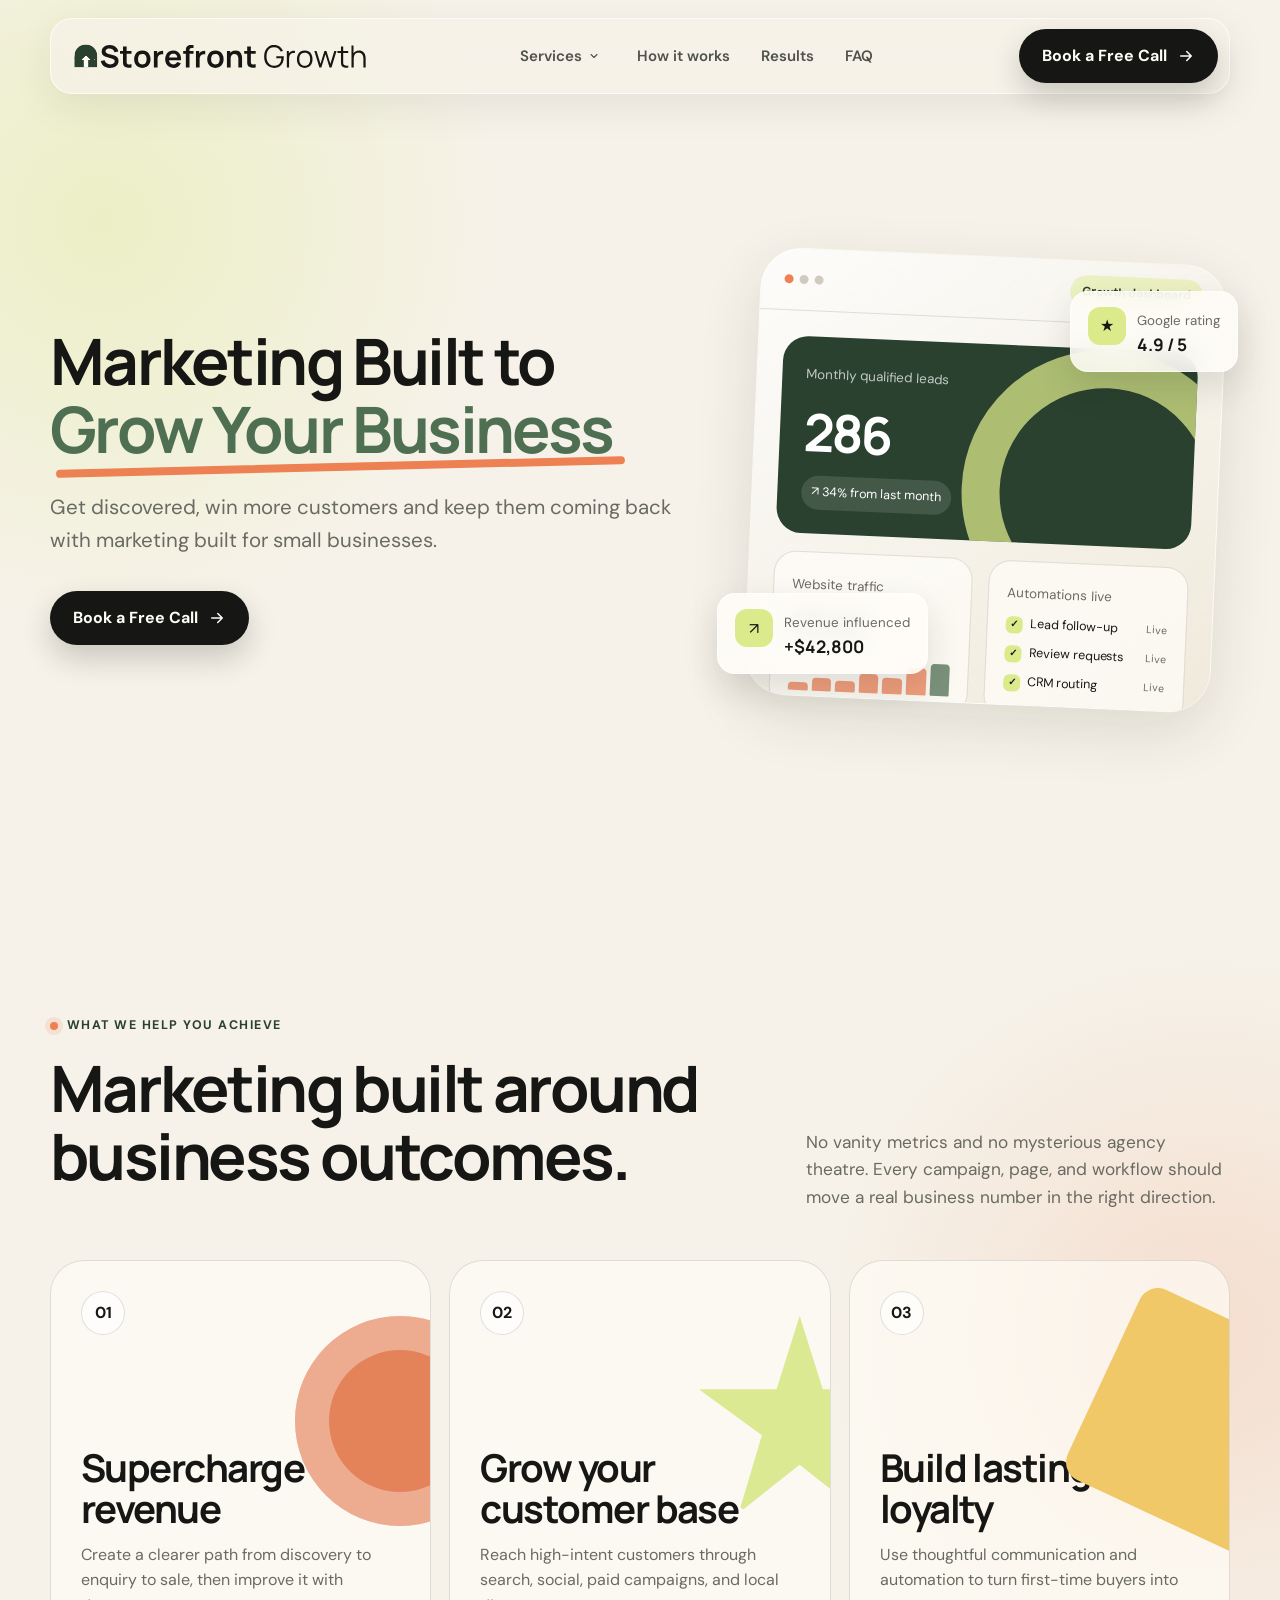
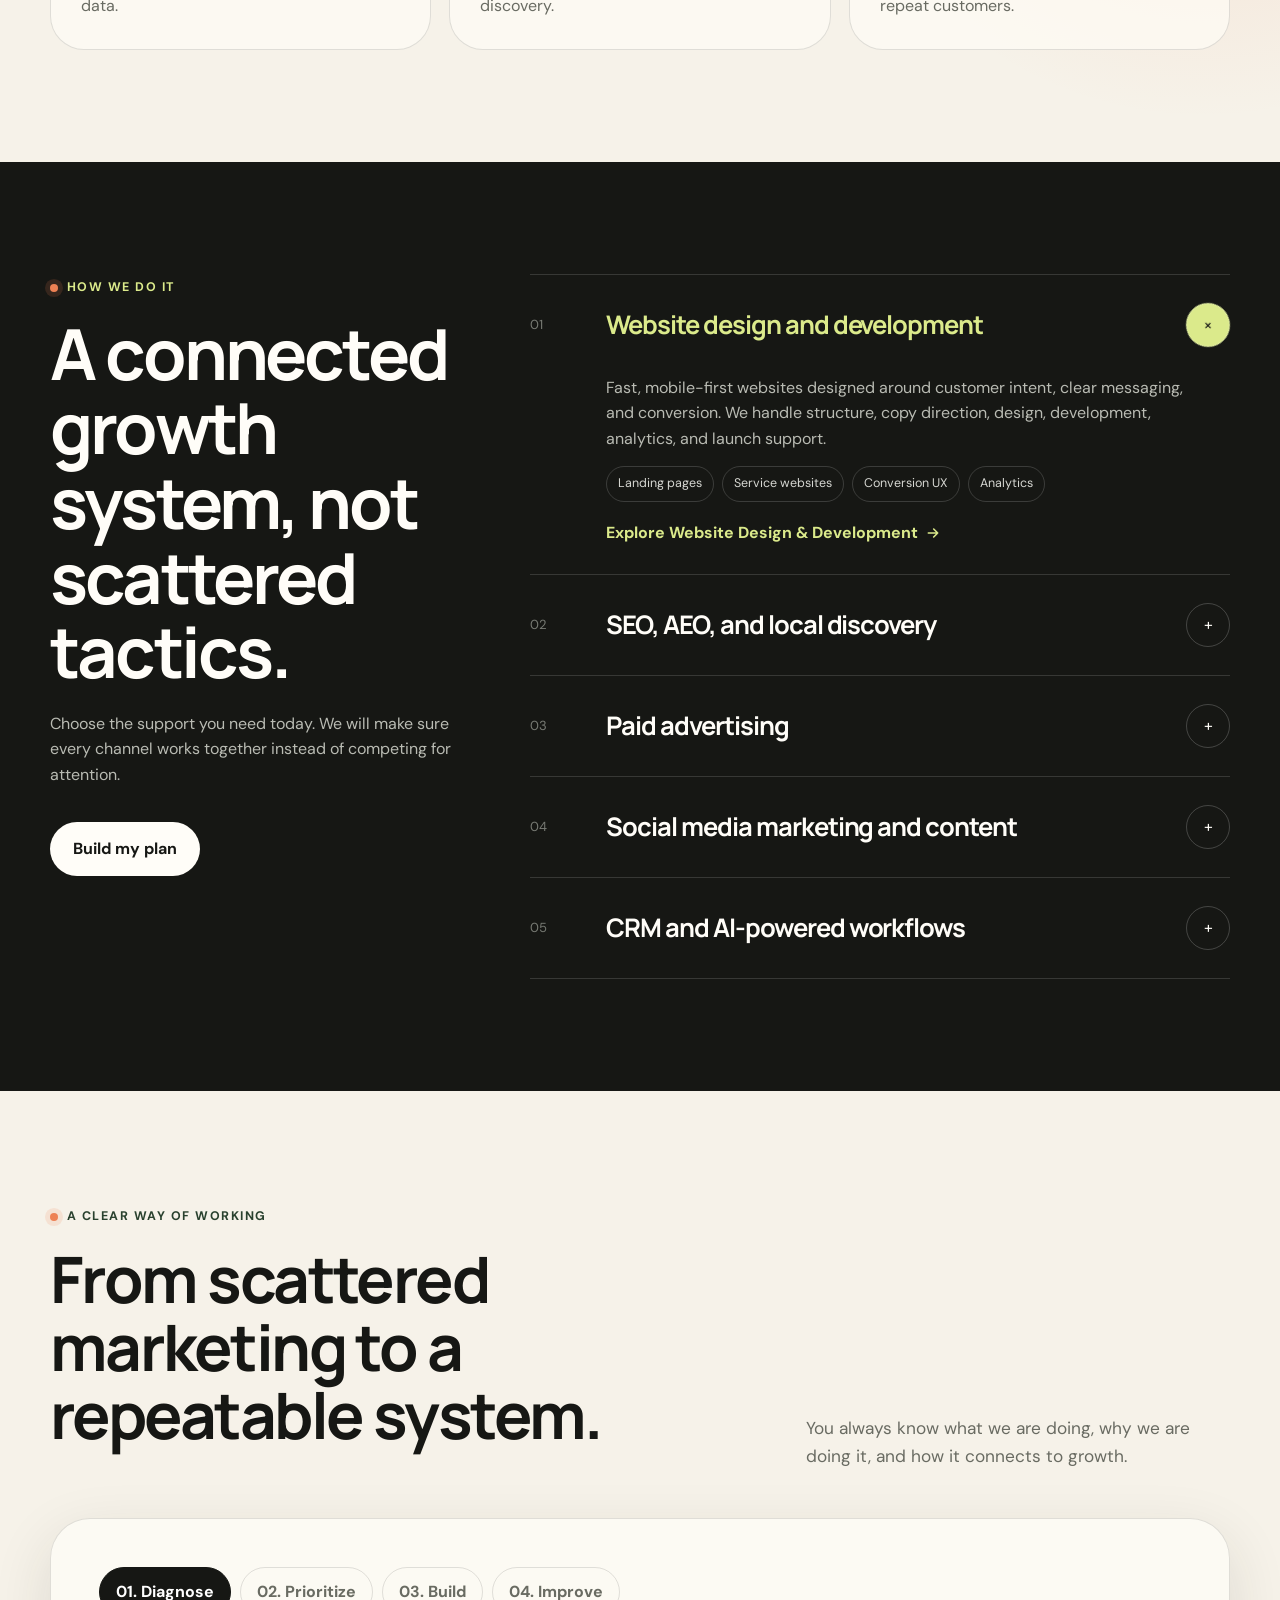
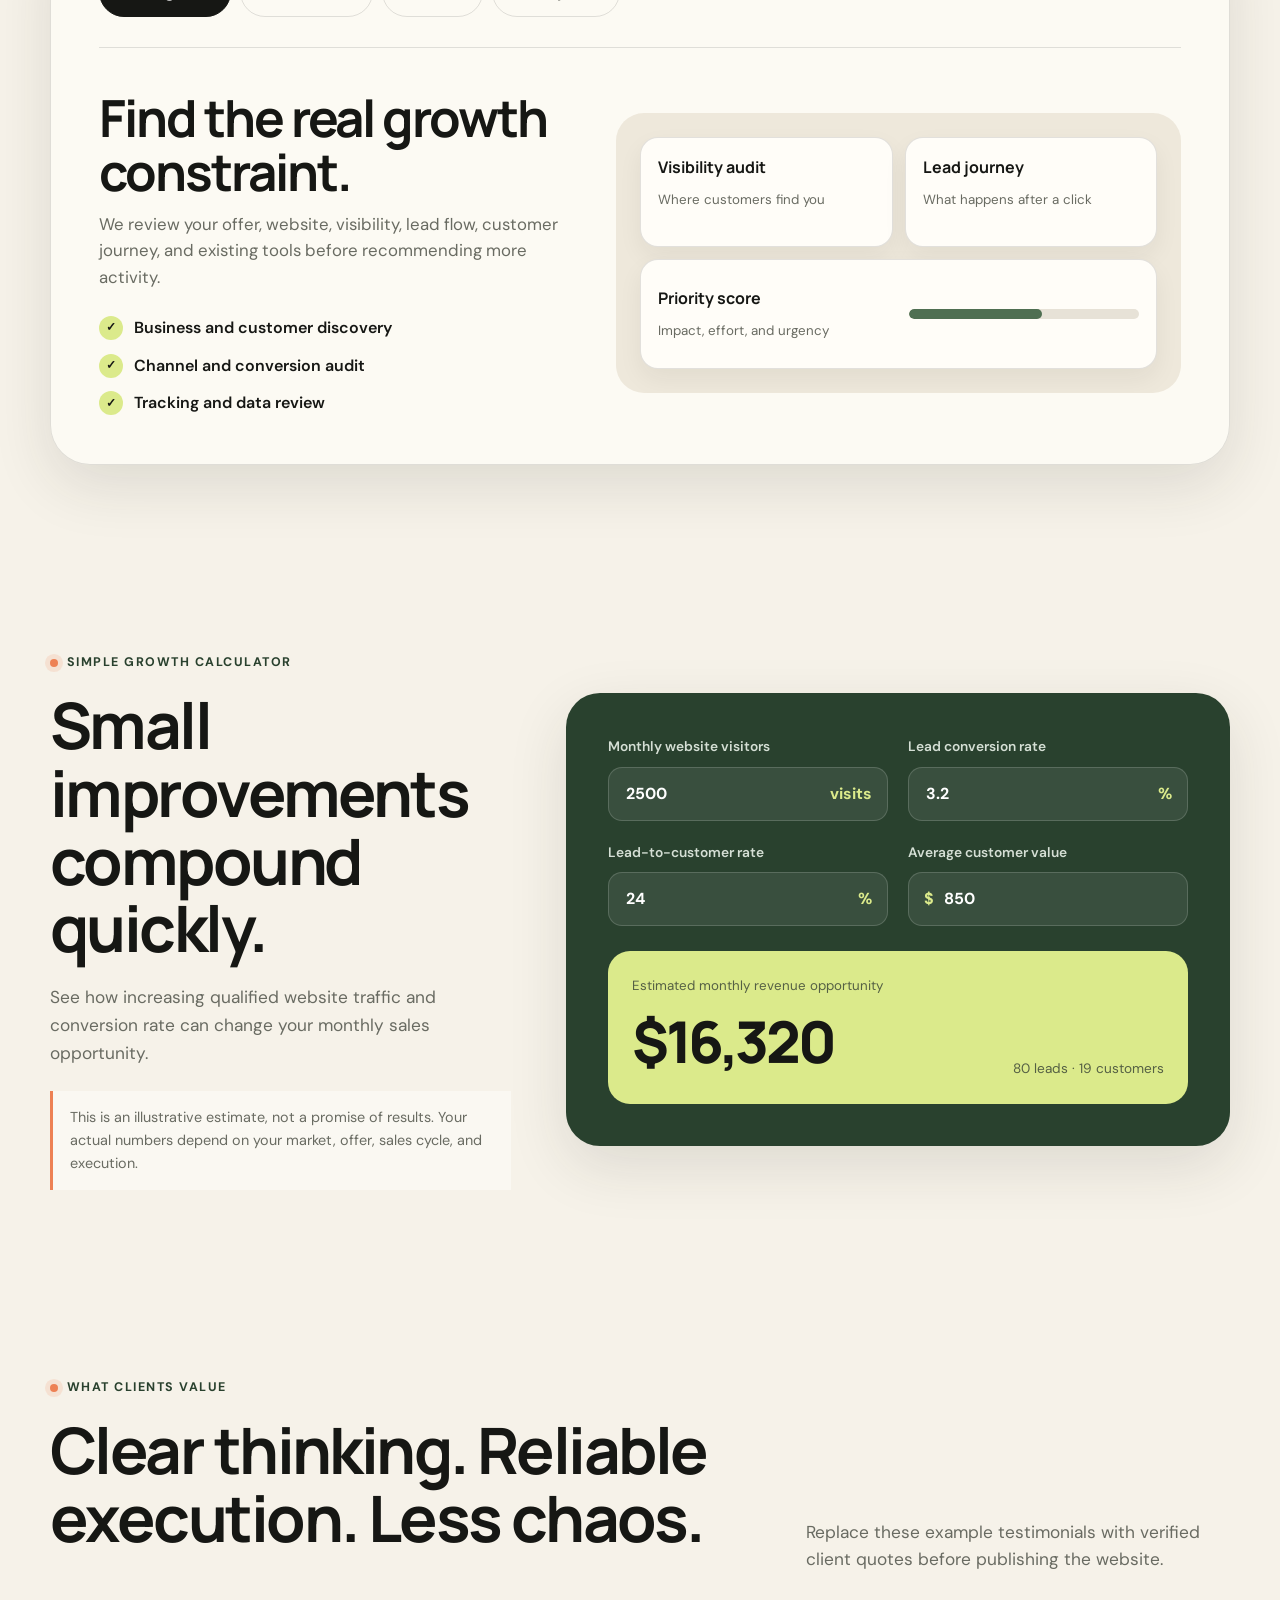
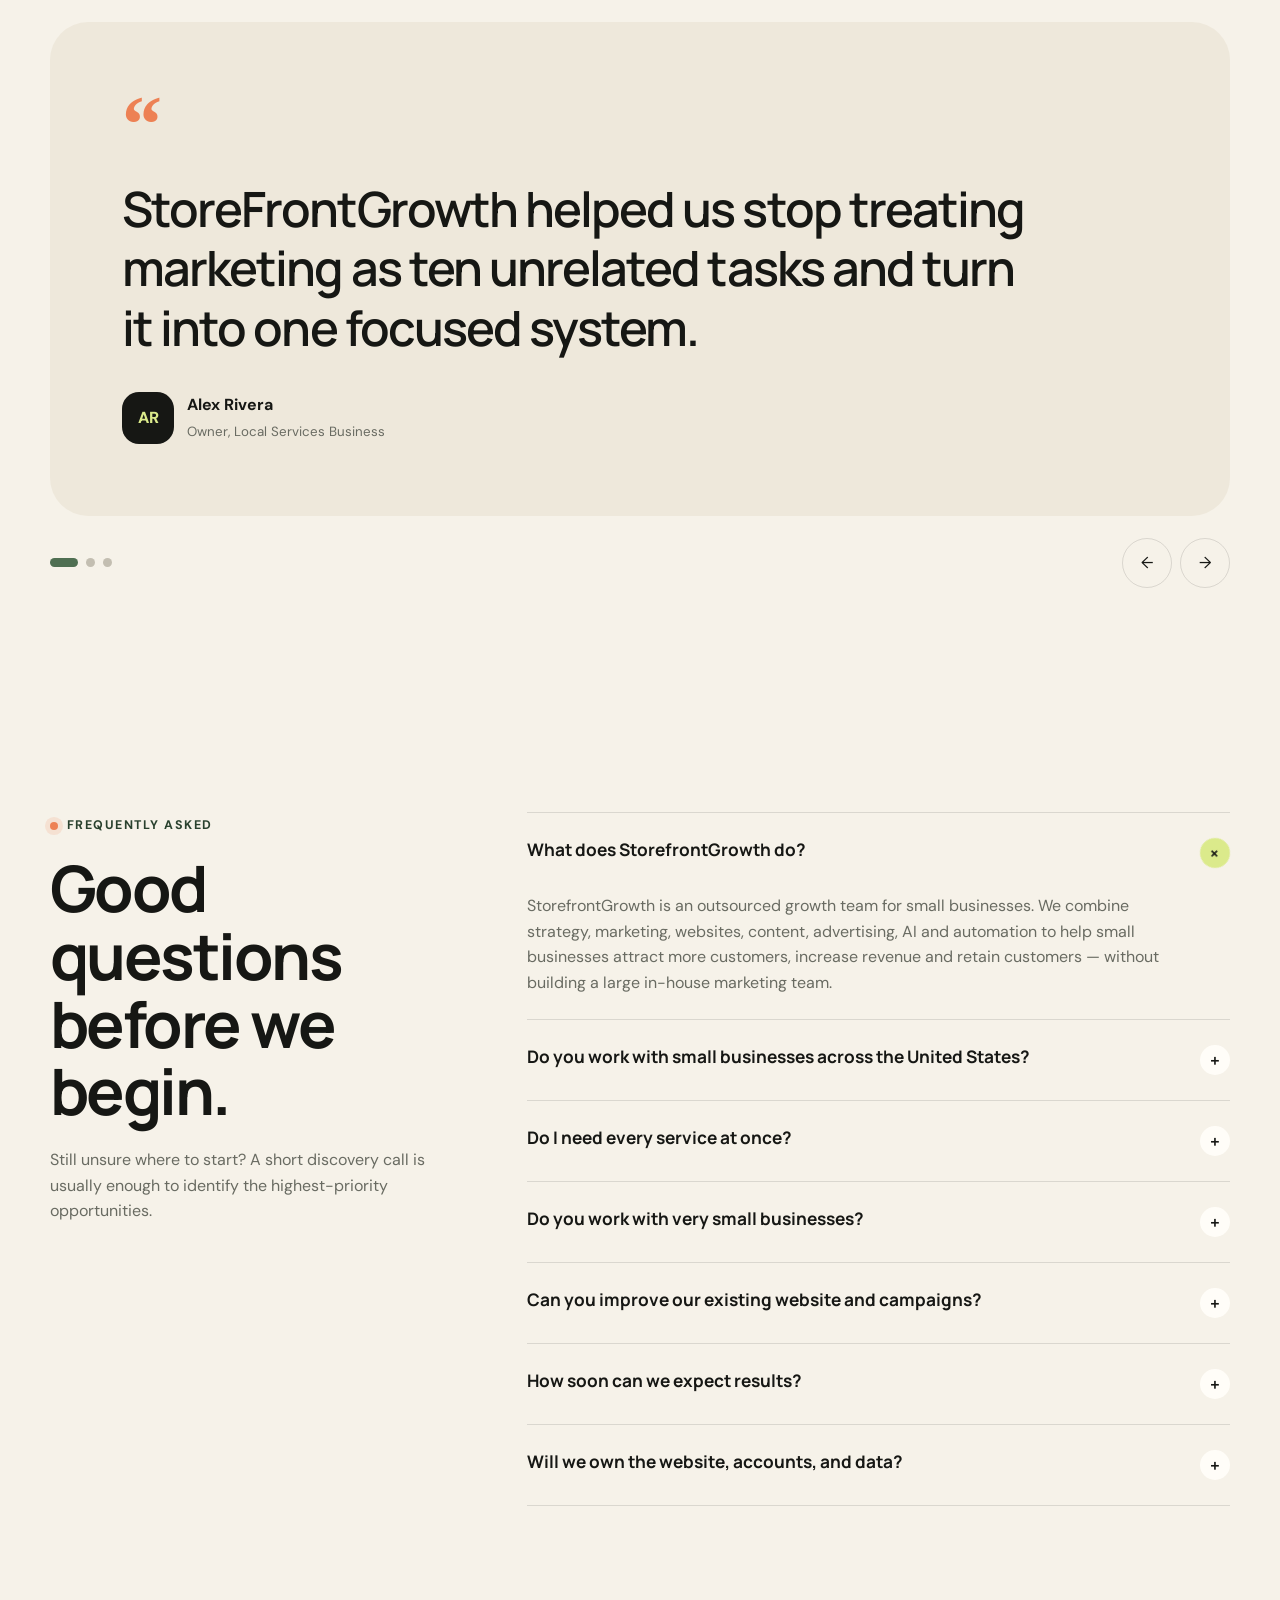
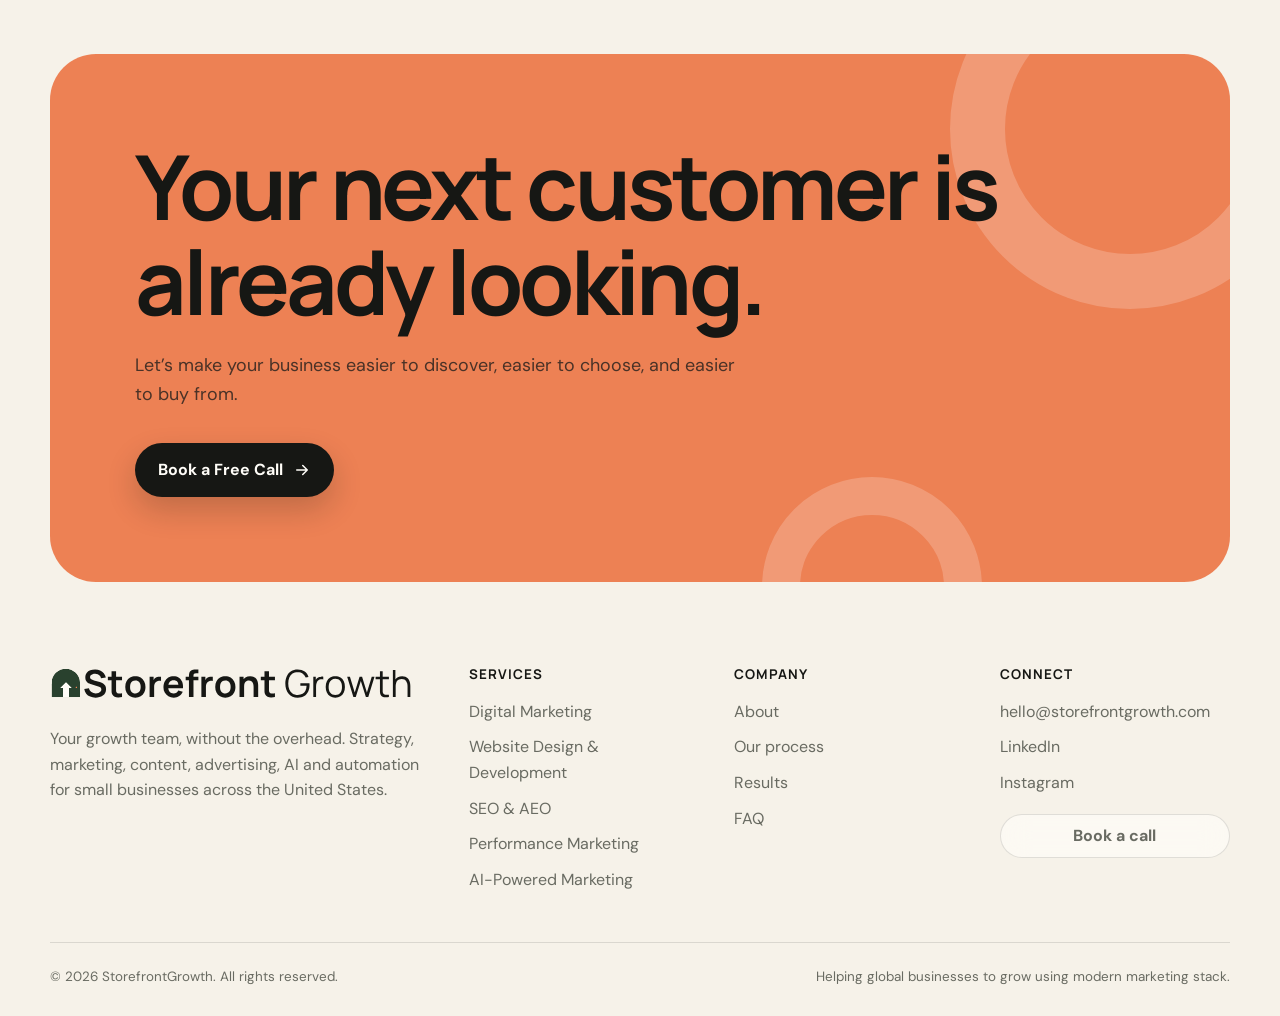
<file: index.html>
<!DOCTYPE html>
<html lang="en">
<head>
  <meta charset="UTF-8" />
  <meta name="viewport" content="width=device-width, initial-scale=1.0" />
  <meta name="description" content="StorefrontGrowth helps small businesses grow with websites, SEO, social media, paid advertising, content, AI automation and local marketing. Your growth team, without the overhead." />
  <meta name="keywords" content="digital marketing agency for small businesses, small business marketing, website design, SEO, social media marketing, paid advertising, AI marketing automation, content creation, online reputation management" />
  <meta name="author" content="StorefrontGrowth" />
  <meta name="robots" content="index, follow, max-image-preview:large, max-snippet:-1" />
  <link rel="canonical" href="https://storefrontgrowth.com/" />

  <!-- Favicons -->
  <link rel="icon" type="image/svg+xml" href="/favicon.svg" />
  <link rel="icon" type="image/png" sizes="32x32" href="/favicon-32.png" />
  <link rel="icon" type="image/png" sizes="192x192" href="/favicon-192.png" />
  <link rel="apple-touch-icon" href="/apple-touch-icon.png" />

  <!-- Open Graph -->
  <meta property="og:type" content="website" />
  <meta property="og:site_name" content="StorefrontGrowth" />
  <meta property="og:title" content="Digital Marketing Agency for Small Businesses | StorefrontGrowth" />
  <meta property="og:description" content="Your growth team, without the overhead. StorefrontGrowth helps small businesses grow with websites, SEO, social media, paid ads, content, AI and automation." />
  <meta property="og:url" content="https://storefrontgrowth.com/" />
  <meta property="og:locale" content="en_US" />

  <!-- Twitter -->
  <meta name="twitter:card" content="summary" />
  <meta name="twitter:title" content="Digital Marketing Agency for Small Businesses | StorefrontGrowth" />
  <meta name="twitter:description" content="Your growth team, without the overhead. Websites, SEO, social, paid ads, content, AI and automation for small businesses." />

  <title>Digital Marketing Agency for Small Businesses | StorefrontGrowth</title>

  <!-- Google tag (gtag.js) -->
  <script async src="https://www.googletagmanager.com/gtag/js?id=G-RZE871RS3W"></script>
  <script>
    window.dataLayer = window.dataLayer || [];
    function gtag(){dataLayer.push(arguments);}
    gtag('js', new Date());

    gtag('config', 'G-RZE871RS3W');
  </script>

  <link rel="preconnect" href="https://fonts.googleapis.com">
  <link rel="preconnect" href="https://fonts.gstatic.com" crossorigin>
  <link href="https://fonts.googleapis.com/css2?family=DM+Sans:wght@400;500;600;700&family=Manrope:wght@500;600;700;800&display=swap" rel="stylesheet">

  <!-- Structured data: business, site, and FAQ (AEO/GEO) -->
  <script type="application/ld+json">
  {
    "@context": "https://schema.org",
    "@graph": [
      {
        "@type": "ProfessionalService",
        "@id": "https://storefrontgrowth.com/#organization",
        "name": "StorefrontGrowth",
        "url": "https://storefrontgrowth.com/",
        "logo": "https://storefrontgrowth.com/assets/logo.svg",
        "image": "https://storefrontgrowth.com/apple-touch-icon.png",
        "email": "hello@storefrontgrowth.com",
        "description": "StorefrontGrowth is a digital marketing agency for small businesses across the United States — your growth team, without the overhead. We combine strategy, websites, SEO, social media, paid advertising, content, AI and automation to help small businesses attract more customers, increase revenue and retain customers.",
        "slogan": "Your growth team, without the overhead.",
        "priceRange": "$$",
        "areaServed": { "@type": "Country", "name": "United States" },
        "knowsAbout": [
          "Digital marketing",
          "Local SEO",
          "Answer Engine Optimization",
          "Generative Engine Optimization",
          "Google Ads",
          "Meta Ads",
          "Web design and development",
          "Social media marketing",
          "CRM and marketing automation",
          "Google Business Profile management"
        ],
        "hasOfferCatalog": {
          "@type": "OfferCatalog",
          "name": "Marketing services",
          "itemListElement": [
            { "@type": "Offer", "itemOffered": { "@type": "Service", "name": "Digital Marketing", "url": "https://storefrontgrowth.com/services/digital-marketing/" } },
            { "@type": "Offer", "itemOffered": { "@type": "Service", "name": "Website Design & Development", "url": "https://storefrontgrowth.com/services/website-design-development/" } },
            { "@type": "Offer", "itemOffered": { "@type": "Service", "name": "Social Media Marketing", "url": "https://storefrontgrowth.com/services/social-media-marketing/" } },
            { "@type": "Offer", "itemOffered": { "@type": "Service", "name": "Performance Marketing", "url": "https://storefrontgrowth.com/services/performance-marketing/" } },
            { "@type": "Offer", "itemOffered": { "@type": "Service", "name": "SEO & AI Search", "url": "https://storefrontgrowth.com/services/seo-aeo/" } },
            { "@type": "Offer", "itemOffered": { "@type": "Service", "name": "AI-Powered Marketing", "url": "https://storefrontgrowth.com/services/ai-powered-marketing/" } },
            { "@type": "Offer", "itemOffered": { "@type": "Service", "name": "Content Creation", "url": "https://storefrontgrowth.com/services/content-creation/" } },
            { "@type": "Offer", "itemOffered": { "@type": "Service", "name": "Google Business Profile", "url": "https://storefrontgrowth.com/services/google-business-profile/" } },
            { "@type": "Offer", "itemOffered": { "@type": "Service", "name": "Online Reputation Management", "url": "https://storefrontgrowth.com/services/online-reputation-management/" } }
          ]
        }
      },
      {
        "@type": "WebSite",
        "@id": "https://storefrontgrowth.com/#website",
        "url": "https://storefrontgrowth.com/",
        "name": "StorefrontGrowth",
        "publisher": { "@id": "https://storefrontgrowth.com/#organization" },
        "inLanguage": "en-US"
      },
      {
        "@type": "FAQPage",
        "@id": "https://storefrontgrowth.com/#faq",
        "mainEntity": [
          {
            "@type": "Question",
            "name": "What does StorefrontGrowth do?",
            "acceptedAnswer": { "@type": "Answer", "text": "StorefrontGrowth is an outsourced growth team for small businesses. We combine strategy, marketing, websites, content, advertising, AI and automation to help small businesses attract more customers, increase revenue and retain customers — without building a large in-house marketing team." }
          },
          {
            "@type": "Question",
            "name": "Do you work with small businesses across the United States?",
            "acceptedAnswer": { "@type": "Answer", "text": "Yes. StorefrontGrowth works with small businesses across the United States, delivering marketing, technology and automation remotely." }
          },
          {
            "@type": "Question",
            "name": "Do I need every service at once?",
            "acceptedAnswer": { "@type": "Answer", "text": "No. We start with the work that removes the biggest bottleneck or creates the clearest near-term opportunity. Your plan can expand as the business grows." }
          },
          {
            "@type": "Question",
            "name": "Do you work with very small businesses?",
            "acceptedAnswer": { "@type": "Answer", "text": "Yes. StorefrontGrowth is designed for small and growing businesses that need experienced marketing support without building a full in-house team." }
          },
          {
            "@type": "Question",
            "name": "Can you improve our existing website and campaigns?",
            "acceptedAnswer": { "@type": "Answer", "text": "Yes. We can audit what you already have, retain what works, fix the weak points, and create a practical improvement roadmap." }
          },
          {
            "@type": "Question",
            "name": "How soon can we expect results?",
            "acceptedAnswer": { "@type": "Answer", "text": "Paid campaigns and conversion improvements can create signals quickly. SEO, brand building, and customer loyalty usually compound over a longer period. We set realistic milestones for each channel." }
          }
        ]
      }
    ]
  }
  </script>

  <style>
    :root {
      --ink: #161714;
      --muted: #696b62;
      --paper: #f6f2e9;
      --paper-2: #eee8db;
      --white: #fffdf8;
      --green: #4f6f52;
      --green-dark: #29412e;
      --lime: #dbea8b;
      --orange: #ed8154;
      --yellow: #f5c85d;
      --line: rgba(22, 23, 20, 0.12);
      --shadow: 0 20px 60px rgba(45, 42, 31, 0.12);
      --radius-xl: 34px;
      --radius-lg: 24px;
      --radius-md: 18px;
      --container: min(1180px, calc(100% - 40px));
    }

    * { box-sizing: border-box; }
    html { scroll-behavior: smooth; }
    body {
      margin: 0;
      color: var(--ink);
      background:
        radial-gradient(circle at 8% 3%, rgba(219, 234, 139, 0.38), transparent 25rem),
        radial-gradient(circle at 94% 18%, rgba(237, 129, 84, 0.18), transparent 24rem),
        var(--paper);
      font-family: "DM Sans", sans-serif;
      line-height: 1.6;
      overflow-x: hidden;
    }

    body.menu-open { overflow: hidden; }
    ::selection { background: var(--lime); color: var(--ink); }
    a { color: inherit; text-decoration: none; }
    button, input, select { font: inherit; }
    button { color: inherit; }
    img, svg { display: block; max-width: 100%; }

    .container { width: var(--container); margin-inline: auto; }
    .section { padding: 112px 0; }
    .section-sm { padding: 72px 0; }

    .eyebrow {
      display: inline-flex;
      align-items: center;
      gap: 9px;
      margin-bottom: 18px;
      font-weight: 700;
      font-size: 0.78rem;
      letter-spacing: 0.12em;
      text-transform: uppercase;
      color: var(--green-dark);
    }

    .eyebrow::before {
      content: "";
      width: 8px;
      height: 8px;
      border-radius: 50%;
      background: var(--orange);
      box-shadow: 0 0 0 5px rgba(237, 129, 84, 0.15);
    }

    h1, h2, h3, h4, p { margin-top: 0; }
    h1, h2, h3, h4 {
      font-family: "Manrope", sans-serif;
      line-height: 1.06;
      letter-spacing: -0.04em;
    }

    h1 { font-size: clamp(2.6rem, 5vw, 4.6rem); margin-bottom: 28px; }
    h2 { font-size: clamp(2.4rem, 5vw, 4.7rem); margin-bottom: 22px; }
    h3 { font-size: clamp(1.35rem, 2vw, 1.85rem); margin-bottom: 12px; }
    p { color: var(--muted); }

    .section-head {
      display: grid;
      grid-template-columns: minmax(0, 1.25fr) minmax(280px, 0.75fr);
      align-items: end;
      gap: 50px;
      margin-bottom: 48px;
    }

    .section-head p { max-width: 540px; margin: 0; font-size: 1.08rem; }

    .btn {
      display: inline-flex;
      align-items: center;
      justify-content: center;
      gap: 10px;
      min-height: 54px;
      padding: 0 22px;
      border: 1px solid transparent;
      border-radius: 999px;
      font-weight: 700;
      cursor: pointer;
      transition: transform 0.25s ease, box-shadow 0.25s ease, background 0.25s ease;
    }

    .btn:hover { transform: translateY(-3px); }
    .btn-primary { background: var(--ink); color: var(--white); box-shadow: 0 13px 30px rgba(22, 23, 20, 0.2); }
    .btn-primary:hover { box-shadow: 0 18px 36px rgba(22, 23, 20, 0.26); }
    .btn-secondary { border-color: var(--line); background: rgba(255, 253, 248, 0.62); backdrop-filter: blur(14px); }
    .btn-light { background: var(--white); color: var(--ink); }
    .btn-arrow { width: 18px; transition: transform 0.25s ease; }
    .btn:hover .btn-arrow { transform: translateX(4px); }

    /* Header */
    .header-wrap {
      position: fixed;
      inset: 18px 0 auto;
      z-index: 50;
      pointer-events: none;
    }

    .nav {
      width: var(--container);
      min-height: 70px;
      margin-inline: auto;
      padding: 10px 11px 10px 22px;
      display: flex;
      align-items: center;
      justify-content: space-between;
      gap: 24px;
      border: 1px solid rgba(255,255,255,0.7);
      border-radius: 22px;
      background: rgba(246, 242, 233, 0.74);
      box-shadow: 0 12px 40px rgba(33, 32, 26, 0.08);
      backdrop-filter: blur(18px);
      pointer-events: auto;
      transition: background 0.25s ease, box-shadow 0.25s ease;
    }

    .nav.scrolled { background: rgba(255, 253, 248, 0.92); box-shadow: 0 14px 45px rgba(33, 32, 26, 0.14); }

    .brand { display: inline-flex; align-items: center; gap: 11px; font: 800 1.02rem "Manrope", sans-serif; letter-spacing: -0.03em; }
    .brand-logo { height: 26px; width: auto; display: block; }
    .footer-brand .brand-logo { height: 32px; }
    .brand-mark {
      width: 37px;
      aspect-ratio: 1;
      display: grid;
      place-items: center;
      border-radius: 12px;
      background: var(--ink);
      color: var(--lime);
      transform: rotate(-4deg);
      box-shadow: inset 0 0 0 1px rgba(255,255,255,0.08);
    }

    .brand-mark svg { width: 23px; }
    .nav-links { display: flex; align-items: center; gap: 31px; font-size: 0.94rem; font-weight: 600; }
    .nav-links a { position: relative; color: #4f514a; }
    .nav-links a::after {
      content: "";
      position: absolute;
      left: 0;
      right: 100%;
      bottom: -5px;
      height: 2px;
      background: var(--orange);
      transition: right 0.25s ease;
    }
    .nav-links a:hover::after { right: 0; }
    .nav-dd { position: relative; }
    .nav-dd > button { position: relative; color: #4f514a; background: none; border: 0; cursor: pointer; display: inline-flex; align-items: center; gap: 6px; font: inherit; font-weight: 600; }
    .nav-dd > button svg { width: 12px; transition: transform 0.2s ease; }
    .nav-dd:hover > button svg, .nav-dd.open > button svg { transform: rotate(180deg); }
    .nav-dd-menu { position: absolute; top: calc(100% + 16px); left: 50%; transform: translateX(-50%) translateY(6px); width: 300px; padding: 10px; display: grid; gap: 2px; opacity: 0; visibility: hidden; border: 1px solid var(--line); border-radius: 18px; background: var(--white); box-shadow: 0 24px 60px rgba(31,29,23,0.16); transition: opacity 0.2s ease, transform 0.2s ease; z-index: 60; }
    .nav-dd:hover .nav-dd-menu, .nav-dd.open .nav-dd-menu { opacity: 1; visibility: visible; transform: translateX(-50%) translateY(0); }
    .nav-dd-menu a { display: block; padding: 9px 12px; border-radius: 12px; font-size: 0.9rem; font-weight: 600; color: #3c3e38; }
    .nav-dd-menu a::after { display: none; }
    .nav-dd-menu a:hover { background: var(--paper); color: var(--green-dark); }
    .nav-mobile .m-sub { display: grid; padding: 4px 0 14px; border-bottom: 1px solid var(--line); }
    .nav-mobile .m-sub a { padding: 8px 0 8px 14px; font: 600 1rem "DM Sans", sans-serif; letter-spacing: 0; color: #3c3e38; border: 0; }
    .menu-btn { display: none; width: 46px; height: 46px; border: 0; border-radius: 14px; background: var(--ink); color: white; cursor: pointer; }
    .nav-mobile { display: none; }

    /* Hero */
    .hero { min-height: 100svh; padding: 132px 0 60px; display: grid; align-items: center; }
    .hero-grid { display: grid; grid-template-columns: minmax(0, 1.1fr) minmax(360px, 0.9fr); gap: 50px; align-items: center; }
    .hero h1 span { position: relative; color: var(--green); white-space: nowrap; }
    .hero h1 span::after {
      content: "";
      position: absolute;
      left: 1%;
      right: -2%;
      bottom: 2%;
      height: 0.12em;
      border-radius: 99px;
      background: var(--orange);
      z-index: -1;
      transform: rotate(-1.4deg);
    }

    .hero-copy > p { max-width: 650px; font-size: clamp(1.08rem, 1.6vw, 1.3rem); margin-bottom: 34px; }
    .hero-actions { display: flex; align-items: center; gap: 13px; flex-wrap: wrap; }
    .micro-proof { display: flex; align-items: center; gap: 12px; margin-top: 32px; color: #5f615a; font-size: 0.92rem; }
    .avatar-stack { display: flex; }
    .avatar {
      width: 35px;
      aspect-ratio: 1;
      display: grid;
      place-items: center;
      margin-left: -8px;
      border: 3px solid var(--paper);
      border-radius: 50%;
      background: var(--paper-2);
      font-weight: 700;
      font-size: 0.72rem;
    }
    .avatar:first-child { margin-left: 0; background: var(--yellow); }
    .avatar:nth-child(2) { background: var(--lime); }
    .avatar:nth-child(3) { background: #d9c2ed; }
    .avatar:nth-child(4) { background: var(--orange); color: white; }

    .hero-visual { position: relative; min-height: 500px; }
    .visual-shell {
      position: absolute;
      inset: 20px 12px 32px 30px;
      overflow: hidden;
      border: 1px solid rgba(255,255,255,0.5);
      border-radius: 42px;
      background:
        linear-gradient(145deg, rgba(255,255,255,0.88), rgba(240,235,219,0.62)),
        var(--paper-2);
      box-shadow: var(--shadow);
      transform: rotate(2.5deg);
    }

    .visual-topbar { height: 62px; padding: 0 23px; display: flex; justify-content: space-between; align-items: center; border-bottom: 1px solid var(--line); }
    .window-dots { display: flex; gap: 6px; }
    .window-dots span { width: 9px; height: 9px; border-radius: 50%; background: #cfcbc0; }
    .window-dots span:first-child { background: var(--orange); }
    .visual-label { padding: 7px 12px; border-radius: 99px; background: rgba(219, 234, 139, 0.45); font-size: 0.75rem; font-weight: 700; color: var(--green-dark); }

    .dashboard { padding: 25px; display: grid; gap: 18px; }
    .dash-hero {
      min-height: 190px;
      padding: 24px;
      position: relative;
      overflow: hidden;
      border-radius: 25px;
      color: white;
      background: var(--green-dark);
    }
    .dash-hero::after {
      content: "";
      position: absolute;
      width: 210px;
      aspect-ratio: 1;
      right: -55px;
      bottom: -90px;
      border-radius: 50%;
      border: 38px solid rgba(219,234,139,0.74);
    }
    .dash-hero small { opacity: 0.72; }
    .dash-hero strong { display: block; margin-top: 10px; font: 700 3.25rem "Manrope", sans-serif; letter-spacing: -0.06em; }
    .growth-chip { display: inline-flex; gap: 6px; align-items: center; margin-top: 8px; padding: 7px 10px; border-radius: 99px; background: rgba(255,255,255,0.12); font-size: 0.78rem; }

    .dash-row { display: grid; grid-template-columns: 1fr 1fr; gap: 16px; }
    .dash-card { min-height: 125px; padding: 18px; border: 1px solid var(--line); border-radius: 22px; background: rgba(255,253,248,0.72); }
    .dash-card small { color: var(--muted); }
    .dash-value { margin: 7px 0 13px; font: 700 1.8rem "Manrope", sans-serif; }
    .sparkline { height: 35px; display: flex; align-items: end; gap: 4px; }
    .sparkline i { flex: 1; border-radius: 4px 4px 1px 1px; background: var(--orange); opacity: 0.75; }
    .sparkline i:nth-child(1) { height: 22%; }
    .sparkline i:nth-child(2) { height: 38%; }
    .sparkline i:nth-child(3) { height: 31%; }
    .sparkline i:nth-child(4) { height: 55%; }
    .sparkline i:nth-child(5) { height: 47%; }
    .sparkline i:nth-child(6) { height: 79%; }
    .sparkline i:nth-child(7) { height: 92%; background: var(--green); }

    .task-list { display: grid; gap: 9px; margin-top: 10px; }
    .task-item { display: flex; align-items: center; justify-content: space-between; gap: 8px; font-size: 0.78rem; }
    .task-item span:first-child { display: inline-flex; align-items: center; gap: 7px; }
    .task-item b { width: 17px; height: 17px; display: grid; place-items: center; border-radius: 6px; background: var(--lime); font-size: 0.62rem; }

    .floating-card {
      position: absolute;
      z-index: 4;
      padding: 15px 17px;
      border: 1px solid rgba(255,255,255,0.62);
      border-radius: 18px;
      background: rgba(255,253,248,0.86);
      box-shadow: 0 15px 35px rgba(31,29,23,0.13);
      backdrop-filter: blur(15px);
      animation: float 4.4s ease-in-out infinite;
    }
    .floating-card strong { display: block; font: 700 1.08rem "Manrope", sans-serif; }
    .floating-card small { color: var(--muted); }
    .float-one { top: 55px; right: -8px; }
    .float-two { left: -5px; bottom: 62px; animation-delay: -1.4s; }
    .float-icon { width: 38px; height: 38px; display: grid; place-items: center; float: left; margin-right: 11px; border-radius: 12px; background: var(--lime); }
    @keyframes float { 0%, 100% { transform: translateY(0) rotate(-1deg); } 50% { transform: translateY(-10px) rotate(1deg); } }

    /* Marquee */
    .marquee-wrap { overflow: hidden; border-block: 1px solid var(--line); background: rgba(255,255,255,0.32); }
    .marquee { width: max-content; display: flex; animation: marquee 24s linear infinite; }
    .marquee-group { display: flex; align-items: center; gap: 34px; padding: 21px 17px; }
    .marquee-item { display: inline-flex; align-items: center; gap: 13px; font: 700 clamp(1rem, 1.8vw, 1.35rem) "Manrope", sans-serif; white-space: nowrap; }
    .marquee-item::before { content: "✦"; color: var(--orange); }
    @keyframes marquee { to { transform: translateX(-50%); } }

    /* Outcomes */
    .outcome-grid { display: grid; grid-template-columns: repeat(3, 1fr); gap: 18px; }
    .outcome-card {
      min-height: 390px;
      padding: 30px;
      display: flex;
      flex-direction: column;
      justify-content: space-between;
      overflow: hidden;
      position: relative;
      border: 1px solid var(--line);
      border-radius: var(--radius-xl);
      background: rgba(255,253,248,0.64);
      transition: transform 0.35s ease, box-shadow 0.35s ease, background 0.35s ease;
    }
    .outcome-card:hover { transform: translateY(-8px); box-shadow: var(--shadow); background: var(--white); }
    .card-number { width: 44px; height: 44px; display: grid; place-items: center; border: 1px solid var(--line); border-radius: 50%; font-weight: 700; background: rgba(255,255,255,0.65); }
    .outcome-card h3 { max-width: 270px; font-size: clamp(1.9rem, 3vw, 2.8rem); }
    .outcome-card p { margin: 0; max-width: 300px; }
    .orb {
      position: absolute;
      width: 210px;
      aspect-ratio: 1;
      right: -75px;
      top: 55px;
      border-radius: 50%;
      filter: saturate(0.9);
      transition: transform 0.5s ease;
    }
    .outcome-card:hover .orb { transform: scale(1.12) rotate(20deg); }
    .outcome-card:nth-child(1) .orb { background: var(--orange); box-shadow: inset 0 0 0 34px rgba(255,255,255,0.33); }
    .outcome-card:nth-child(2) .orb { background: var(--lime); clip-path: polygon(50% 0%, 61% 35%, 98% 35%, 68% 57%, 79% 94%, 50% 71%, 21% 94%, 32% 57%, 2% 35%, 39% 35%); }
    .outcome-card:nth-child(3) .orb { background: var(--yellow); border-radius: 20px; transform: rotate(25deg); }
    .outcome-card:nth-child(3):hover .orb { transform: scale(1.12) rotate(55deg); }

    /* Services */
    .services-section { background: var(--ink); color: var(--white); }
    .services-section .eyebrow { color: var(--lime); }
    .services-section p { color: #b9bbb3; }
    .services-layout { display: grid; grid-template-columns: minmax(260px, 0.75fr) minmax(0, 1.25fr); gap: 60px; align-items: start; }
    .service-sticky { position: sticky; top: 130px; }
    .service-sticky h2 { font-size: clamp(2.7rem, 5.5vw, 5rem); }
    .service-sticky p { max-width: 430px; }
    .service-list { border-top: 1px solid rgba(255,255,255,0.14); }
    .service-item { border-bottom: 1px solid rgba(255,255,255,0.14); }
    .service-trigger {
      width: 100%;
      padding: 28px 0;
      display: grid;
      grid-template-columns: 58px 1fr auto;
      align-items: center;
      gap: 18px;
      border: 0;
      background: transparent;
      text-align: left;
      cursor: pointer;
    }
    .service-index { color: #777a73; font-size: 0.82rem; }
    .service-trigger h3 { margin: 0; color: var(--white); transition: color 0.25s ease; }
    .service-icon { width: 44px; height: 44px; display: grid; place-items: center; border-radius: 50%; border: 1px solid rgba(255,255,255,0.2); transition: transform 0.3s ease, background 0.3s ease; }
    .service-item.active .service-icon { transform: rotate(45deg); background: var(--lime); color: var(--ink); }
    .service-item.active .service-trigger h3 { color: var(--lime); }
    .service-panel { max-height: 0; opacity: 0; overflow: hidden; transition: max-height 0.45s ease, opacity 0.3s ease; }
    .service-panel-inner { padding: 0 0 28px 76px; display: grid; grid-template-columns: 1fr auto; gap: 25px; }
    .service-panel p { max-width: 650px; margin: 0; }
    .tag-row { display: flex; gap: 8px; flex-wrap: wrap; margin-top: 15px; }
    .tag { padding: 7px 11px; border: 1px solid rgba(255,255,255,0.16); border-radius: 99px; color: #d6d7d2; font-size: 0.78rem; }
    .svc-more { display: inline-flex; align-items: center; gap: 7px; margin-top: 18px; font-weight: 700; color: var(--lime); }
    .svc-more svg { width: 16px; transition: transform 0.2s ease; }
    .svc-more:hover svg { transform: translateX(4px); }
    .service-item.active .service-panel { max-height: 320px; opacity: 1; }

    /* Process */
    .process-shell {
      padding: clamp(26px, 4vw, 48px);
      border: 1px solid var(--line);
      border-radius: 40px;
      background: rgba(255,253,248,0.66);
      box-shadow: var(--shadow);
    }
    .process-tabs { display: flex; gap: 9px; flex-wrap: wrap; padding-bottom: 30px; border-bottom: 1px solid var(--line); }
    .process-tab { padding: 11px 16px; border: 1px solid var(--line); border-radius: 99px; background: transparent; color: var(--muted); font-weight: 700; cursor: pointer; transition: 0.25s ease; }
    .process-tab.active { background: var(--ink); color: white; border-color: var(--ink); }
    .process-content { min-height: 330px; padding-top: 42px; display: grid; grid-template-columns: 0.9fr 1.1fr; gap: 55px; align-items: center; }
    .process-copy { animation: fadeIn 0.45s ease; }
    .process-copy h3 { font-size: clamp(2rem, 4vw, 3.5rem); }
    .process-copy p { max-width: 480px; font-size: 1.05rem; }
    .process-list { display: grid; gap: 12px; margin-top: 24px; }
    .process-list div { display: flex; align-items: center; gap: 11px; font-weight: 600; }
    .process-list b { width: 24px; height: 24px; display: grid; place-items: center; border-radius: 50%; background: var(--lime); font-size: 0.75rem; }
    .process-visual { min-height: 280px; position: relative; border-radius: 28px; overflow: hidden; background: var(--paper-2); animation: fadeIn 0.45s ease; }
    @keyframes fadeIn { from { opacity: 0; transform: translateY(8px); } to { opacity: 1; transform: translateY(0); } }

    .visual-canvas { position: absolute; inset: 0; padding: 24px; }
    .canvas-grid { height: 100%; display: grid; grid-template-columns: 1fr 1fr; grid-template-rows: 1fr 1fr; gap: 12px; }
    .mini-card { padding: 17px; border-radius: 18px; background: var(--white); border: 1px solid var(--line); box-shadow: 0 10px 25px rgba(27,27,22,0.06); }
    .mini-card strong { display: block; font-family: "Manrope", sans-serif; margin-bottom: 5px; }
    .mini-card small { color: var(--muted); }
    .mini-card.wide { grid-column: 1 / -1; display: flex; align-items: center; justify-content: space-between; gap: 20px; }
    .progress { width: min(55%, 230px); height: 10px; border-radius: 99px; background: #e7e2d7; overflow: hidden; }
    .progress span { display: block; width: 76%; height: 100%; border-radius: inherit; background: var(--green); }

    /* ROI calculator */
    .roi-grid { display: grid; grid-template-columns: 0.82fr 1.18fr; gap: 55px; align-items: center; }
    .roi-copy p { max-width: 520px; font-size: 1.08rem; }
    .roi-note { margin-top: 24px; padding: 15px 17px; border-left: 3px solid var(--orange); background: rgba(255,255,255,0.4); color: var(--muted); font-size: 0.9rem; }
    .calculator {
      padding: clamp(25px, 4vw, 42px);
      border-radius: 34px;
      background: var(--green-dark);
      color: white;
      box-shadow: var(--shadow);
    }
    .calc-fields { display: grid; grid-template-columns: 1fr 1fr; gap: 20px; }
    .field { display: grid; gap: 9px; }
    .field label { color: #d5dfd5; font-size: 0.86rem; font-weight: 600; }
    .input-wrap { display: flex; align-items: center; gap: 8px; padding: 0 15px; border: 1px solid rgba(255,255,255,0.16); border-radius: 14px; background: rgba(255,255,255,0.08); }
    .input-wrap input { width: 100%; height: 52px; border: 0; outline: 0; background: transparent; color: white; font-weight: 700; }
    .input-wrap span { color: var(--lime); font-weight: 700; }
    .calc-result { margin-top: 25px; padding: 24px; display: grid; grid-template-columns: 1fr auto; gap: 25px; align-items: end; border-radius: 22px; background: var(--lime); color: var(--ink); }
    .calc-result small { display: block; margin-bottom: 6px; color: #556044; }
    .calc-result strong { font: 800 clamp(2.1rem, 4.5vw, 3.7rem) "Manrope", sans-serif; letter-spacing: -0.06em; }
    .calc-result p { max-width: 180px; margin: 0; color: #556044; font-size: 0.85rem; text-align: right; }

    /* Testimonials */
    .testimonial-shell { overflow: hidden; position: relative; }
    .testimonial-track { display: flex; transition: transform 0.55s cubic-bezier(.2,.7,.2,1); }
    .testimonial { min-width: 100%; padding: clamp(35px, 6vw, 72px); border-radius: 38px; background: var(--paper-2); }
    .quote-mark { font: 800 5rem/0.75 Georgia, serif; color: var(--orange); }
    .testimonial blockquote { max-width: 930px; margin: 25px 0 35px; font: 600 clamp(1.75rem, 3.8vw, 3.4rem)/1.22 "Manrope", sans-serif; letter-spacing: -0.04em; }
    .person { display: flex; align-items: center; gap: 13px; }
    .person-avatar { width: 52px; aspect-ratio: 1; display: grid; place-items: center; border-radius: 17px; background: var(--ink); color: var(--lime); font-weight: 800; }
    .person strong { display: block; }
    .person small { color: var(--muted); }
    .slider-controls { margin-top: 22px; display: flex; justify-content: space-between; align-items: center; }
    .slider-dots { display: flex; gap: 8px; }
    .slider-dot { width: 9px; height: 9px; padding: 0; border: 0; border-radius: 50%; background: #c3beb1; cursor: pointer; transition: width 0.25s ease, border-radius 0.25s ease, background 0.25s ease; }
    .slider-dot.active { width: 28px; border-radius: 99px; background: var(--green); }
    .slider-arrows { display: flex; gap: 8px; }
    .slider-btn { width: 50px; height: 50px; display: grid; place-items: center; border: 1px solid var(--line); border-radius: 50%; background: transparent; cursor: pointer; transition: 0.25s ease; }
    .slider-btn:hover { background: var(--ink); color: white; }

    /* FAQ */
    .faq-grid { display: grid; grid-template-columns: 0.75fr 1.25fr; gap: 55px; }
    .faq-intro { position: sticky; top: 130px; align-self: start; }
    .faq-intro p { max-width: 400px; }
    .faq-list { border-top: 1px solid var(--line); }
    .faq-item { border-bottom: 1px solid var(--line); }
    .faq-question { width: 100%; padding: 25px 0; display: grid; grid-template-columns: 1fr auto; gap: 20px; border: 0; background: transparent; text-align: left; font: 700 1.08rem "Manrope", sans-serif; cursor: pointer; }
    .faq-plus { width: 30px; height: 30px; display: grid; place-items: center; border-radius: 50%; background: var(--white); transition: transform 0.25s ease, background 0.25s ease; }
    .faq-answer { max-height: 0; overflow: hidden; transition: max-height 0.35s ease; }
    .faq-answer p { padding: 0 45px 24px 0; margin: 0; }
    .faq-item.active .faq-answer { max-height: 420px; }
    .faq-item.active .faq-plus { transform: rotate(45deg); background: var(--lime); }

    /* CTA & Footer */
    .cta-section { padding: 36px 0 20px; }
    .cta-card {
      min-height: 520px;
      padding: clamp(38px, 7vw, 85px);
      display: flex;
      flex-direction: column;
      align-items: flex-start;
      justify-content: center;
      position: relative;
      overflow: hidden;
      border-radius: 46px;
      background: var(--orange);
      color: var(--ink);
    }
    .cta-card h2 { max-width: 880px; font-size: clamp(3rem, 7vw, 6.6rem); position: relative; z-index: 2; }
    .cta-card p { max-width: 620px; color: #4a3227; font-size: 1.12rem; position: relative; z-index: 2; }
    .cta-card .btn { margin-top: 16px; position: relative; z-index: 2; }
    .cta-shape { position: absolute; border-radius: 50%; border: 55px solid rgba(255,255,255,0.2); }
    .cta-shape.one { width: 360px; aspect-ratio: 1; right: -80px; top: -105px; }
    .cta-shape.two { width: 220px; aspect-ratio: 1; right: 21%; bottom: -115px; border-width: 38px; }

    footer { padding: 65px 0 28px; }
    .footer-grid { display: grid; grid-template-columns: 1.25fr repeat(3, 0.75fr); gap: 35px; padding-bottom: 50px; border-bottom: 1px solid var(--line); }
    .footer-brand p { max-width: 390px; margin: 20px 0 0; }
    .footer-col h4 { margin-bottom: 18px; font-size: 0.84rem; letter-spacing: 0.08em; text-transform: uppercase; }
    .footer-links { display: grid; gap: 10px; color: var(--muted); }
    .footer-links a:hover { color: var(--ink); }
    .footer-bottom { padding-top: 23px; display: flex; justify-content: space-between; gap: 20px; color: var(--muted); font-size: 0.84rem; }

    /* Modal */
    .modal { position: fixed; inset: 0; z-index: 100; display: none; place-items: center; padding: 20px; background: rgba(18,18,15,0.64); backdrop-filter: blur(12px); }
    .modal.open { display: grid; }
    .modal-card { width: min(620px, 100%); max-height: 90vh; overflow-y: auto; padding: clamp(25px, 5vw, 42px); position: relative; border-radius: 30px; background: var(--white); box-shadow: 0 30px 90px rgba(0,0,0,0.28); animation: modalIn 0.3s ease; }
    @keyframes modalIn { from { opacity: 0; transform: translateY(16px) scale(0.97); } to { opacity: 1; transform: none; } }
    .modal-close { position: absolute; top: 18px; right: 18px; width: 40px; height: 40px; border: 0; border-radius: 50%; background: var(--paper-2); cursor: pointer; }
    .modal-card h3 { font-size: 2.35rem; padding-right: 35px; }
    .contact-form { display: grid; gap: 15px; margin-top: 25px; }
    .form-row { display: grid; grid-template-columns: 1fr 1fr; gap: 15px; }
    .contact-form label { display: grid; gap: 7px; font-size: 0.82rem; font-weight: 700; }
    .contact-form input, .contact-form select {
      width: 100%;
      height: 52px;
      padding: 0 14px;
      border: 1px solid var(--line);
      border-radius: 13px;
      outline: none;
      background: var(--paper);
    }
    .contact-form input:focus, .contact-form select:focus { border-color: var(--green); box-shadow: 0 0 0 3px rgba(79,111,82,0.12); }
    .form-success { display: none; padding: 15px; border-radius: 13px; background: rgba(219,234,139,0.5); color: var(--green-dark); font-weight: 700; }
    .form-success.show { display: block; }

    /* Reveal */
    .reveal { opacity: 0; transform: translateY(28px); transition: opacity 0.7s ease, transform 0.7s ease; }
    .reveal.visible { opacity: 1; transform: none; }

    @media (prefers-reduced-motion: reduce) {
      *, *::before, *::after { animation-duration: 0.01ms !important; animation-iteration-count: 1 !important; scroll-behavior: auto !important; transition-duration: 0.01ms !important; }
    }

    @media (max-width: 980px) {
      .nav-links { display: none; }
      .menu-btn { display: grid; place-items: center; }
      .nav-mobile {
        position: fixed;
        inset: 0;
        z-index: 45;
        padding: 120px 25px 35px;
        display: grid;
        align-content: start;
        gap: 20px;
        background: var(--paper);
        transform: translateY(-105%);
        transition: transform 0.4s cubic-bezier(.2,.7,.2,1);
      }
      .nav-mobile.open { transform: none; }
      .nav-mobile a { padding: 8px 0; font: 700 2.3rem "Manrope", sans-serif; letter-spacing: -0.04em; border-bottom: 1px solid var(--line); }
      .nav-mobile .btn { margin-top: 20px; font-size: 1rem; }

      .hero-grid, .services-layout, .roi-grid, .faq-grid { grid-template-columns: 1fr; }
      .hero { padding-top: 150px; }
      .hero-visual { min-height: 580px; }
      .section-head { grid-template-columns: 1fr; gap: 15px; }
      .outcome-grid { grid-template-columns: 1fr; }
      .outcome-card { min-height: 330px; }
      .service-sticky, .faq-intro { position: static; }
      .services-layout { gap: 25px; }
      .process-content { grid-template-columns: 1fr; }
      .footer-grid { grid-template-columns: 1.2fr 1fr 1fr; }
      .footer-brand { grid-column: 1 / -1; }
    }

    @media (max-width: 680px) {
      :root { --container: min(100% - 28px, 1180px); }
      .section { padding: 82px 0; }
      .header-wrap { top: 10px; }
      .nav { min-height: 62px; padding-left: 14px; border-radius: 18px; }
      .nav .btn { display: none; }
      .brand-mark { width: 34px; }
      .hero { padding: 125px 0 55px; }
      .hero h1 { font-size: clamp(3.1rem, 16vw, 5rem); }
      .hero h1 span { white-space: normal; }
      .hero-actions { align-items: stretch; }
      .hero-actions .btn { width: 100%; }
      .micro-proof { align-items: flex-start; }
      .hero-visual { min-height: 485px; margin-top: 5px; }
      .visual-shell { inset: 18px 3px 25px 9px; border-radius: 30px; }
      .dashboard { padding: 15px; gap: 11px; }
      .dash-hero { min-height: 145px; padding: 18px; }
      .dash-hero strong { font-size: 2.5rem; }
      .dash-row { gap: 10px; }
      .dash-card { min-height: 105px; padding: 13px; }
      .dash-value { font-size: 1.35rem; margin-bottom: 8px; }
      .float-one { right: -3px; top: 23px; }
      .float-two { left: -3px; bottom: 25px; }
      .floating-card { padding: 11px 13px; }
      .floating-card small { font-size: 0.68rem; }
      .floating-card strong { font-size: 0.88rem; }
      .float-icon { width: 30px; height: 30px; }
      .outcome-card { padding: 24px; border-radius: 27px; }
      .service-trigger { grid-template-columns: 35px 1fr auto; gap: 10px; padding: 23px 0; }
      .service-trigger h3 { font-size: 1.23rem; }
      .service-icon { width: 37px; height: 37px; }
      .service-panel-inner { padding-left: 45px; grid-template-columns: 1fr; }
      .process-shell { border-radius: 28px; }
      .process-content { padding-top: 28px; gap: 28px; }
      .process-visual { min-height: 310px; }
      .canvas-grid { grid-template-columns: 1fr; grid-template-rows: repeat(3, 1fr); }
      .mini-card.wide { grid-column: auto; }
      .calc-fields, .form-row { grid-template-columns: 1fr; }
      .calc-result { grid-template-columns: 1fr; }
      .calc-result p { text-align: left; max-width: none; }
      .testimonial { padding: 31px 24px; border-radius: 27px; }
      .testimonial blockquote { font-size: 1.65rem; }
      .cta-card { min-height: 500px; padding: 35px 24px; border-radius: 30px; }
      .footer-grid { grid-template-columns: 1fr 1fr; }
      .footer-brand { grid-column: 1 / -1; }
      .footer-bottom { flex-direction: column; }
    }
  </style>
</head>
<body>
  <header class="header-wrap">
    <nav class="nav" id="mainNav" aria-label="Primary navigation">
      <a class="brand" href="#top" aria-label="StorefrontGrowth home">
        <img src="assets/logo.svg" alt="StorefrontGrowth" class="brand-logo" width="1380" height="122" />
      </a>

      <div class="nav-links">
        <div class="nav-dd">
          <button type="button" aria-haspopup="true" aria-expanded="false">Services
            <svg viewBox="0 0 24 24" fill="none" stroke="currentColor" stroke-width="2.2" stroke-linecap="round" stroke-linejoin="round"><path d="M6 9l6 6 6-6"/></svg>
          </button>
          <div class="nav-dd-menu">
            <a href="/services/digital-marketing/">Digital Marketing</a>
            <a href="/services/website-design-development/">Website Design &amp; Development</a>
            <a href="/services/social-media-marketing/">Social Media Marketing</a>
            <a href="/services/performance-marketing/">Performance Marketing</a>
            <a href="/services/seo-aeo/">SEO &amp; AEO</a>
            <a href="/services/ai-powered-marketing/">AI-Powered Marketing</a>
            <a href="/services/content-creation/">Content Creation</a>
            <a href="/services/google-business-profile/">Google Business Profile</a>
            <a href="/services/online-reputation-management/">Online Reputation Management</a>
          </div>
        </div>
        <a href="#process">How it works</a>
        <a href="#results">Results</a>
        <a href="#faq">FAQ</a>
      </div>

      <button class="btn btn-primary js-open-modal" type="button">
        Book a Free Call
        <svg class="btn-arrow" viewBox="0 0 24 24" fill="none" stroke="currentColor" stroke-width="2" stroke-linecap="round" stroke-linejoin="round"><path d="M5 12h14M13 6l6 6-6 6"/></svg>
      </button>

      <button class="menu-btn" id="menuBtn" type="button" aria-label="Open menu" aria-expanded="false">
        <svg width="22" viewBox="0 0 24 24" fill="none" stroke="currentColor" stroke-width="2" stroke-linecap="round"><path d="M4 8h16M4 16h16"/></svg>
      </button>
    </nav>
  </header>

  <div class="nav-mobile" id="mobileMenu" aria-hidden="true">
    <a href="#services">Services</a>
    <div class="m-sub">
      <a href="/services/digital-marketing/">Digital Marketing</a>
      <a href="/services/website-design-development/">Website Design &amp; Development</a>
      <a href="/services/social-media-marketing/">Social Media Marketing</a>
      <a href="/services/performance-marketing/">Performance Marketing</a>
      <a href="/services/seo-aeo/">SEO &amp; AEO</a>
      <a href="/services/ai-powered-marketing/">AI-Powered Marketing</a>
      <a href="/services/content-creation/">Content Creation</a>
      <a href="/services/google-business-profile/">Google Business Profile</a>
      <a href="/services/online-reputation-management/">Online Reputation Management</a>
    </div>
    <a href="#process">How it works</a>
    <a href="#results">Results</a>
    <a href="#faq">FAQ</a>
    <button class="btn btn-primary js-open-modal" type="button">Book a Free Call</button>
  </div>

  <main id="top">
    <section class="hero">
      <div class="container hero-grid">
        <div class="hero-copy reveal">
          <h1>Marketing Built to <span>Grow Your Business</span></h1>
          <p>Get discovered, win more customers and keep them coming back with marketing built for small businesses.</p>
          <div class="hero-actions">
            <button class="btn btn-primary js-open-modal" type="button">
              Book a Free Call
              <svg class="btn-arrow" viewBox="0 0 24 24" fill="none" stroke="currentColor" stroke-width="2" stroke-linecap="round" stroke-linejoin="round"><path d="M5 12h14M13 6l6 6-6 6"/></svg>
            </button>
          </div>
        </div>

        <div class="hero-visual reveal" aria-label="Marketing growth dashboard illustration">
          <div class="visual-shell">
            <div class="visual-topbar">
              <div class="window-dots"><span></span><span></span><span></span></div>
              <div class="visual-label">Growth dashboard</div>
            </div>
            <div class="dashboard">
              <div class="dash-hero">
                <small>Monthly qualified leads</small>
                <strong><span class="counter" data-count="286">0</span></strong>
                <div class="growth-chip">↗ 34% from last month</div>
              </div>
              <div class="dash-row">
                <div class="dash-card">
                  <small>Website traffic</small>
                  <div class="dash-value">18.4K</div>
                  <div class="sparkline" aria-hidden="true"><i></i><i></i><i></i><i></i><i></i><i></i><i></i></div>
                </div>
                <div class="dash-card">
                  <small>Automations live</small>
                  <div class="task-list">
                    <div class="task-item"><span><b>✓</b> Lead follow-up</span><small>Live</small></div>
                    <div class="task-item"><span><b>✓</b> Review requests</span><small>Live</small></div>
                    <div class="task-item"><span><b>✓</b> CRM routing</span><small>Live</small></div>
                  </div>
                </div>
              </div>
            </div>
          </div>

          <div class="floating-card float-one">
            <span class="float-icon">★</span>
            <small>Google rating</small>
            <strong>4.9 / 5</strong>
          </div>
          <div class="floating-card float-two">
            <span class="float-icon">↗</span>
            <small>Revenue influenced</small>
            <strong>+$42,800</strong>
          </div>
        </div>
      </div>
    </section>


    <section class="section" id="outcomes">
      <div class="container">
        <div class="section-head reveal">
          <div>
            <div class="eyebrow">What we help you achieve</div>
            <h2>Marketing built around business outcomes.</h2>
          </div>
          <p>No vanity metrics and no mysterious agency theatre. Every campaign, page, and workflow should move a real business number in the right direction.</p>
        </div>

        <div class="outcome-grid">
          <article class="outcome-card reveal">
            <div class="card-number">01</div>
            <div class="orb" aria-hidden="true"></div>
            <div>
              <h3>Supercharge revenue</h3>
              <p>Create a clearer path from discovery to enquiry to sale, then improve it with data.</p>
            </div>
          </article>
          <article class="outcome-card reveal">
            <div class="card-number">02</div>
            <div class="orb" aria-hidden="true"></div>
            <div>
              <h3>Grow your customer base</h3>
              <p>Reach high-intent customers through search, social, paid campaigns, and local discovery.</p>
            </div>
          </article>
          <article class="outcome-card reveal">
            <div class="card-number">03</div>
            <div class="orb" aria-hidden="true"></div>
            <div>
              <h3>Build lasting loyalty</h3>
              <p>Use thoughtful communication and automation to turn first-time buyers into repeat customers.</p>
            </div>
          </article>
        </div>
      </div>
    </section>

    <section class="section services-section" id="services">
      <div class="container services-layout">
        <div class="service-sticky reveal">
          <div class="eyebrow">How we do it</div>
          <h2>A connected growth system, not scattered tactics.</h2>
          <p>Choose the support you need today. We will make sure every channel works together instead of competing for attention.</p>
          <button class="btn btn-light js-open-modal" type="button" style="margin-top:18px;">Build my plan</button>
        </div>

        <div class="service-list reveal">
          <article class="service-item active">
            <button class="service-trigger" type="button" aria-expanded="true">
              <span class="service-index">01</span>
              <h3>Website design and development</h3>
              <span class="service-icon">+</span>
            </button>
            <div class="service-panel">
              <div class="service-panel-inner">
                <div>
                  <p>Fast, mobile-first websites designed around customer intent, clear messaging, and conversion. We handle structure, copy direction, design, development, analytics, and launch support.</p>
                  <div class="tag-row"><span class="tag">Landing pages</span><span class="tag">Service websites</span><span class="tag">Conversion UX</span><span class="tag">Analytics</span></div>
                  <a class="svc-more" href="/services/website-design-development/">Explore Website Design &amp; Development <svg viewBox="0 0 24 24" fill="none" stroke="currentColor" stroke-width="2.4" stroke-linecap="round" stroke-linejoin="round"><path d="M5 12h14M13 6l6 6-6 6"/></svg></a>
                </div>
              </div>
            </div>
          </article>

          <article class="service-item">
            <button class="service-trigger" type="button" aria-expanded="false">
              <span class="service-index">02</span>
              <h3>SEO, AEO, and local discovery</h3>
              <span class="service-icon">+</span>
            </button>
            <div class="service-panel">
              <div class="service-panel-inner">
                <div>
                  <p>Build visibility where customers search. This includes technical SEO, on-page improvements, local SEO, content planning, Google Business Profile management, and answer-engine optimization.</p>
                  <div class="tag-row"><span class="tag">SEO audits</span><span class="tag">Local SEO</span><span class="tag">Google Maps</span><span class="tag">AEO / GEO</span></div>
                  <a class="svc-more" href="/services/seo-aeo/">Explore SEO &amp; AEO <svg viewBox="0 0 24 24" fill="none" stroke="currentColor" stroke-width="2.4" stroke-linecap="round" stroke-linejoin="round"><path d="M5 12h14M13 6l6 6-6 6"/></svg></a>
                </div>
              </div>
            </div>
          </article>

          <article class="service-item">
            <button class="service-trigger" type="button" aria-expanded="false">
              <span class="service-index">03</span>
              <h3>Paid advertising</h3>
              <span class="service-icon">+</span>
            </button>
            <div class="service-panel">
              <div class="service-panel-inner">
                <div>
                  <p>Launch and improve campaigns across Google, Meta, and other relevant channels, with a sharp focus on audience quality, creative testing, lead cost, and return on spend.</p>
                  <div class="tag-row"><span class="tag">Google Ads</span><span class="tag">Meta Ads</span><span class="tag">Retargeting</span><span class="tag">Creative testing</span></div>
                  <a class="svc-more" href="/services/performance-marketing/">Explore Performance Marketing <svg viewBox="0 0 24 24" fill="none" stroke="currentColor" stroke-width="2.4" stroke-linecap="round" stroke-linejoin="round"><path d="M5 12h14M13 6l6 6-6 6"/></svg></a>
                </div>
              </div>
            </div>
          </article>

          <article class="service-item">
            <button class="service-trigger" type="button" aria-expanded="false">
              <span class="service-index">04</span>
              <h3>Social media marketing and content</h3>
              <span class="service-icon">+</span>
            </button>
            <div class="service-panel">
              <div class="service-panel-inner">
                <div>
                  <p>Build an active, credible presence with a clear content system. We create channel strategy, content pillars, post concepts, creative direction, calendars, publishing, and performance reviews.</p>
                  <div class="tag-row"><span class="tag">Content strategy</span><span class="tag">Social management</span><span class="tag">Short-form video</span><span class="tag">Campaigns</span></div>
                  <a class="svc-more" href="/services/social-media-marketing/">Explore Social Media Marketing <svg viewBox="0 0 24 24" fill="none" stroke="currentColor" stroke-width="2.4" stroke-linecap="round" stroke-linejoin="round"><path d="M5 12h14M13 6l6 6-6 6"/></svg></a>
                </div>
              </div>
            </div>
          </article>

          <article class="service-item">
            <button class="service-trigger" type="button" aria-expanded="false">
              <span class="service-index">05</span>
              <h3>CRM and AI-powered workflows</h3>
              <span class="service-icon">+</span>
            </button>
            <div class="service-panel">
              <div class="service-panel-inner">
                <div>
                  <p>Connect your forms, inbox, calendar, CRM, and customer communication. Automate repetitive follow-ups and routing while keeping the customer experience personal.</p>
                  <div class="tag-row"><span class="tag">CRM setup</span><span class="tag">Lead routing</span><span class="tag">Follow-up automation</span><span class="tag">Reporting</span></div>
                  <a class="svc-more" href="/services/ai-powered-marketing/">Explore AI-Powered Marketing <svg viewBox="0 0 24 24" fill="none" stroke="currentColor" stroke-width="2.4" stroke-linecap="round" stroke-linejoin="round"><path d="M5 12h14M13 6l6 6-6 6"/></svg></a>
                </div>
              </div>
            </div>
          </article>
        </div>
      </div>
    </section>

    <section class="section" id="process">
      <div class="container">
        <div class="section-head reveal">
          <div>
            <div class="eyebrow">A clear way of working</div>
            <h2>From scattered marketing to a repeatable system.</h2>
          </div>
          <p>You always know what we are doing, why we are doing it, and how it connects to growth.</p>
        </div>

        <div class="process-shell reveal">
          <div class="process-tabs" role="tablist" aria-label="Our process">
            <button class="process-tab active" role="tab" aria-selected="true" data-step="0">01. Diagnose</button>
            <button class="process-tab" role="tab" aria-selected="false" data-step="1">02. Prioritize</button>
            <button class="process-tab" role="tab" aria-selected="false" data-step="2">03. Build</button>
            <button class="process-tab" role="tab" aria-selected="false" data-step="3">04. Improve</button>
          </div>
          <div class="process-content" id="processContent"></div>
        </div>
      </div>
    </section>

    <section class="section-sm" id="results">
      <div class="container roi-grid">
        <div class="roi-copy reveal">
          <div class="eyebrow">Simple growth calculator</div>
          <h2>Small improvements compound quickly.</h2>
          <p>See how increasing qualified website traffic and conversion rate can change your monthly sales opportunity.</p>
          <div class="roi-note">This is an illustrative estimate, not a promise of results. Your actual numbers depend on your market, offer, sales cycle, and execution.</div>
        </div>

        <div class="calculator reveal">
          <div class="calc-fields">
            <div class="field">
              <label for="traffic">Monthly website visitors</label>
              <div class="input-wrap"><input id="traffic" type="number" min="0" value="2500" inputmode="numeric"><span>visits</span></div>
            </div>
            <div class="field">
              <label for="conversion">Lead conversion rate</label>
              <div class="input-wrap"><input id="conversion" type="number" min="0" max="100" step="0.1" value="3.2" inputmode="decimal"><span>%</span></div>
            </div>
            <div class="field">
              <label for="closeRate">Lead-to-customer rate</label>
              <div class="input-wrap"><input id="closeRate" type="number" min="0" max="100" step="0.1" value="24" inputmode="decimal"><span>%</span></div>
            </div>
            <div class="field">
              <label for="saleValue">Average customer value</label>
              <div class="input-wrap"><span>$</span><input id="saleValue" type="number" min="0" value="850" inputmode="numeric"></div>
            </div>
          </div>
          <div class="calc-result">
            <div>
              <small>Estimated monthly revenue opportunity</small>
              <strong id="revenueResult">$16,320</strong>
            </div>
            <p id="calcBreakdown">80 leads · 19 customers</p>
          </div>
        </div>
      </div>
    </section>

    <section class="section">
      <div class="container">
        <div class="section-head reveal">
          <div>
            <div class="eyebrow">What clients value</div>
            <h2>Clear thinking. Reliable execution. Less chaos.</h2>
          </div>
          <p>Replace these example testimonials with verified client quotes before publishing the website.</p>
        </div>

        <div class="testimonial-shell reveal">
          <div class="testimonial-track" id="testimonialTrack">
            <article class="testimonial">
              <div class="quote-mark">“</div>
              <blockquote>StoreFrontGrowth helped us stop treating marketing as ten unrelated tasks and turn it into one focused system.</blockquote>
              <div class="person"><div class="person-avatar">AR</div><div><strong>Alex Rivera</strong><small>Owner, Local Services Business</small></div></div>
            </article>
            <article class="testimonial">
              <div class="quote-mark">“</div>
              <blockquote>We finally have a website that explains what we do clearly, and a follow-up process that does not depend on memory.</blockquote>
              <div class="person"><div class="person-avatar">MP</div><div><strong>Maya Patel</strong><small>Founder, Boutique Retail Brand</small></div></div>
            </article>
            <article class="testimonial">
              <div class="quote-mark">“</div>
              <blockquote>The team is practical, responsive, and refreshingly honest about what is working and what needs to change.</blockquote>
              <div class="person"><div class="person-avatar">JL</div><div><strong>Jordan Lee</strong><small>Managing Partner, Professional Services</small></div></div>
            </article>
          </div>
          <div class="slider-controls">
            <div class="slider-dots" id="sliderDots" aria-label="Choose testimonial"></div>
            <div class="slider-arrows">
              <button class="slider-btn" id="prevTestimonial" type="button" aria-label="Previous testimonial">←</button>
              <button class="slider-btn" id="nextTestimonial" type="button" aria-label="Next testimonial">→</button>
            </div>
          </div>
        </div>
      </div>
    </section>

    <section class="section" id="faq">
      <div class="container faq-grid">
        <div class="faq-intro reveal">
          <div class="eyebrow">Frequently asked</div>
          <h2>Good questions before we begin.</h2>
          <p>Still unsure where to start? A short discovery call is usually enough to identify the highest-priority opportunities.</p>
        </div>

        <div class="faq-list reveal">
          <article class="faq-item active">
            <button class="faq-question" type="button" aria-expanded="true"><span>What does StorefrontGrowth do?</span><span class="faq-plus">+</span></button>
            <div class="faq-answer"><p>StorefrontGrowth is an outsourced growth team for small businesses. We combine strategy, marketing, websites, content, advertising, AI and automation to help small businesses attract more customers, increase revenue and retain customers — without building a large in-house marketing team.</p></div>
          </article>
          <article class="faq-item">
            <button class="faq-question" type="button" aria-expanded="false"><span>Do you work with small businesses across the United States?</span><span class="faq-plus">+</span></button>
            <div class="faq-answer"><p>Yes. StorefrontGrowth works with small businesses across the United States, delivering marketing, technology and automation remotely.</p></div>
          </article>
          <article class="faq-item">
            <button class="faq-question" type="button" aria-expanded="false"><span>Do I need every service at once?</span><span class="faq-plus">+</span></button>
            <div class="faq-answer"><p>No. We start with the work that removes the biggest bottleneck or creates the clearest near-term opportunity. Your plan can expand as the business grows.</p></div>
          </article>
          <article class="faq-item">
            <button class="faq-question" type="button" aria-expanded="false"><span>Do you work with very small businesses?</span><span class="faq-plus">+</span></button>
            <div class="faq-answer"><p>Yes. StoreFrontGrowth is designed for small and growing businesses that need experienced marketing support without building a full in-house team.</p></div>
          </article>
          <article class="faq-item">
            <button class="faq-question" type="button" aria-expanded="false"><span>Can you improve our existing website and campaigns?</span><span class="faq-plus">+</span></button>
            <div class="faq-answer"><p>Yes. We can audit what you already have, retain what works, fix the weak points, and create a practical improvement roadmap.</p></div>
          </article>
          <article class="faq-item">
            <button class="faq-question" type="button" aria-expanded="false"><span>How soon can we expect results?</span><span class="faq-plus">+</span></button>
            <div class="faq-answer"><p>Paid campaigns and conversion improvements can create signals quickly. SEO, brand building, and customer loyalty usually compound over a longer period. We set realistic milestones for each channel.</p></div>
          </article>
          <article class="faq-item">
            <button class="faq-question" type="button" aria-expanded="false"><span>Will we own the website, accounts, and data?</span><span class="faq-plus">+</span></button>
            <div class="faq-answer"><p>Yes. Your business should own its core digital assets, account access, and customer data. We build with long-term control and portability in mind.</p></div>
          </article>
        </div>
      </div>
    </section>

    <section class="cta-section">
      <div class="container">
        <div class="cta-card reveal">
          <div class="cta-shape one" aria-hidden="true"></div>
          <div class="cta-shape two" aria-hidden="true"></div>
          <h2>Your next customer is already looking.</h2>
          <p>Let’s make your business easier to discover, easier to choose, and easier to buy from.</p>
          <button class="btn btn-primary js-open-modal" type="button">
            Book a Free Call
            <svg class="btn-arrow" viewBox="0 0 24 24" fill="none" stroke="currentColor" stroke-width="2" stroke-linecap="round" stroke-linejoin="round"><path d="M5 12h14M13 6l6 6-6 6"/></svg>
          </button>
        </div>
      </div>
    </section>
  </main>

  <footer>
    <div class="container">
      <div class="footer-grid">
        <div class="footer-brand">
          <a class="brand" href="#top" aria-label="StorefrontGrowth home">
            <img src="assets/logo.svg" alt="StorefrontGrowth" class="brand-logo" width="1380" height="122" />
          </a>
          <p>Your growth team, without the overhead. Strategy, marketing, content, advertising, AI and automation for small businesses across the United States.</p>
        </div>
        <div class="footer-col">
          <h4>Services</h4>
          <div class="footer-links"><a href="/services/digital-marketing/">Digital Marketing</a><a href="/services/website-design-development/">Website Design &amp; Development</a><a href="/services/seo-aeo/">SEO &amp; AEO</a><a href="/services/performance-marketing/">Performance Marketing</a><a href="/services/ai-powered-marketing/">AI-Powered Marketing</a></div>
        </div>
        <div class="footer-col">
          <h4>Company</h4>
          <div class="footer-links"><a href="#outcomes">About</a><a href="#process">Our process</a><a href="#results">Results</a><a href="#faq">FAQ</a></div>
        </div>
        <div class="footer-col">
          <h4>Connect</h4>
          <div class="footer-links"><a href="mailto:hello@storefrontgrowth.com">hello@storefrontgrowth.com</a><a href="#">LinkedIn</a><a href="#">Instagram</a><button class="btn btn-secondary js-open-modal" type="button" style="margin-top:8px;min-height:44px;padding:0 14px;">Book a call</button></div>
        </div>
      </div>
      <div class="footer-bottom"><span>© <span id="year"></span> StorefrontGrowth. All rights reserved.</span><span>Helping global businesses to grow using modern marketing stack.</span></div>
    </div>
  </footer>

  <div class="modal" id="contactModal" role="dialog" aria-modal="true" aria-labelledby="modalTitle">
    <div class="modal-card">
      <button class="modal-close" id="modalClose" type="button" aria-label="Close">×</button>
      <div class="eyebrow">Free growth consultation</div>
      <h3 id="modalTitle">Tell us what you are trying to grow.</h3>
      <p>Share a few details and we will identify the most useful next step for your business.</p>
      <form class="contact-form" id="contactForm">
        <div class="form-row">
          <label>First name<input name="firstName" type="text" placeholder="Jordan" required></label>
          <label>Business name<input name="businessName" type="text" placeholder="Your business" required></label>
        </div>
        <div class="form-row">
          <label>Work email<input name="email" type="email" placeholder="you@company.com" required></label>
          <label>Phone number<input name="phone" type="tel" placeholder="(555) 010-4482" required></label>
        </div>
        <div class="form-row">
          <label>What do you need help with?
            <select name="service" required>
              <option value="">Choose a service</option>
              <option>Website development</option>
              <option>SEO</option>
              <option>Paid Marketing</option>
              <option>Social Media Marketing</option>
              <option>End-to-end Marketing</option>
              <option>Others</option>
            </select>
          </label>
          <label>Approximate monthly budget
            <select name="budget" required>
              <option value="">Choose a range</option>
              <option>Under $1,000</option>
              <option>$1,000 to $2,500</option>
              <option>$2,500 to $5,000</option>
              <option>$5,000+</option>
            </select>
          </label>
        </div>
        <input type="checkbox" name="botcheck" tabindex="-1" autocomplete="off" style="position:absolute;left:-9999px;width:0;height:0;opacity:0" aria-hidden="true">
        <div class="form-success" id="formSuccess">Thanks! We've got your details and will call you back shortly.</div>
        <button class="btn btn-primary" type="submit">Request a call back</button>
      </form>
    </div>
  </div>

  <script>
    // Navigation
    const nav = document.getElementById('mainNav');
    const menuBtn = document.getElementById('menuBtn');
    const mobileMenu = document.getElementById('mobileMenu');

    window.addEventListener('scroll', () => nav.classList.toggle('scrolled', window.scrollY > 30));

    function toggleMenu(forceClose = false) {
      const shouldOpen = forceClose ? false : !mobileMenu.classList.contains('open');
      mobileMenu.classList.toggle('open', shouldOpen);
      document.body.classList.toggle('menu-open', shouldOpen);
      menuBtn.setAttribute('aria-expanded', String(shouldOpen));
      mobileMenu.setAttribute('aria-hidden', String(!shouldOpen));
      menuBtn.innerHTML = shouldOpen
        ? '<svg width="22" viewBox="0 0 24 24" fill="none" stroke="currentColor" stroke-width="2" stroke-linecap="round"><path d="M6 6l12 12M18 6L6 18"/></svg>'
        : '<svg width="22" viewBox="0 0 24 24" fill="none" stroke="currentColor" stroke-width="2" stroke-linecap="round"><path d="M4 8h16M4 16h16"/></svg>';
    }

    menuBtn.addEventListener('click', () => toggleMenu());
    mobileMenu.querySelectorAll('a').forEach(link => link.addEventListener('click', () => toggleMenu(true)));

    // Services dropdown (click toggle for touch/keyboard; hover handled in CSS)
    document.querySelectorAll('.nav-dd > button').forEach(btn => {
      btn.addEventListener('click', e => {
        e.stopPropagation();
        const dd = btn.closest('.nav-dd');
        const willOpen = !dd.classList.contains('open');
        document.querySelectorAll('.nav-dd').forEach(d => d.classList.remove('open'));
        dd.classList.toggle('open', willOpen);
        btn.setAttribute('aria-expanded', String(willOpen));
      });
    });
    document.addEventListener('click', () => document.querySelectorAll('.nav-dd').forEach(d => d.classList.remove('open')));

    // Services accordion
    document.querySelectorAll('.service-trigger').forEach(trigger => {
      trigger.addEventListener('click', () => {
        const item = trigger.closest('.service-item');
        const isActive = item.classList.contains('active');
        document.querySelectorAll('.service-item').forEach(service => {
          service.classList.remove('active');
          service.querySelector('.service-trigger').setAttribute('aria-expanded', 'false');
        });
        if (!isActive) {
          item.classList.add('active');
          trigger.setAttribute('aria-expanded', 'true');
        }
      });
    });

    // Interactive process tabs
    const processSteps = [
      {
        title: 'Find the real growth constraint.',
        text: 'We review your offer, website, visibility, lead flow, customer journey, and existing tools before recommending more activity.',
        points: ['Business and customer discovery', 'Channel and conversion audit', 'Tracking and data review'],
        cards: [['Visibility audit', 'Where customers find you'], ['Lead journey', 'What happens after a click'], ['Priority score', 'Impact, effort, and urgency']]
      },
      {
        title: 'Focus resources where they can matter most.',
        text: 'We turn the findings into a practical roadmap, with clear priorities, owners, milestones, and the metrics that will define progress.',
        points: ['90-day growth roadmap', 'Channel and budget priorities', 'Clear success metrics'],
        cards: [['90-day roadmap', 'Ordered by business impact'], ['Budget plan', 'Spend with a clear purpose'], ['Growth scorecard', 'A simple view of progress']]
      },
      {
        title: 'Create the assets and systems.',
        text: 'Our team builds the pages, campaigns, content, CRM structure, and automations needed to move from plan to execution.',
        points: ['Design and implementation', 'Campaign setup and launch', 'CRM and workflow connections'],
        cards: [['Pages shipped', 'Built to convert'], ['Campaigns live', 'Tracked from day one'], ['Systems connected', 'Less manual follow-up']]
      },
      {
        title: 'Learn quickly and improve continuously.',
        text: 'We review performance, test meaningful changes, and keep improving the system instead of letting marketing drift into autopilot.',
        points: ['Monthly performance review', 'Creative and conversion tests', 'Next-best-action planning'],
        cards: [['Monthly learnings', 'What changed and why'], ['Tests completed', 'Evidence over opinions'], ['Next actions', 'Focused and accountable']]
      }
    ];

    const processContent = document.getElementById('processContent');
    function renderProcess(index) {
      const step = processSteps[index];
      processContent.innerHTML = `
        <div class="process-copy">
          <h3>${step.title}</h3>
          <p>${step.text}</p>
          <div class="process-list">${step.points.map(point => `<div><b>✓</b>${point}</div>`).join('')}</div>
        </div>
        <div class="process-visual">
          <div class="visual-canvas">
            <div class="canvas-grid">
              <div class="mini-card"><strong>${step.cards[0][0]}</strong><small>${step.cards[0][1]}</small></div>
              <div class="mini-card"><strong>${step.cards[1][0]}</strong><small>${step.cards[1][1]}</small></div>
              <div class="mini-card wide"><div><strong>${step.cards[2][0]}</strong><small>${step.cards[2][1]}</small></div><div class="progress"><span style="width:${58 + index * 10}%"></span></div></div>
            </div>
          </div>
        </div>`;
    }
    renderProcess(0);

    document.querySelectorAll('.process-tab').forEach(tab => {
      tab.addEventListener('click', () => {
        document.querySelectorAll('.process-tab').forEach(t => { t.classList.remove('active'); t.setAttribute('aria-selected', 'false'); });
        tab.classList.add('active');
        tab.setAttribute('aria-selected', 'true');
        renderProcess(Number(tab.dataset.step));
      });
    });

    // ROI calculator
    const calcInputs = ['traffic', 'conversion', 'closeRate', 'saleValue'].map(id => document.getElementById(id));
    function updateCalculator() {
      const traffic = Math.max(0, Number(document.getElementById('traffic').value) || 0);
      const conversion = Math.max(0, Number(document.getElementById('conversion').value) || 0) / 100;
      const closeRate = Math.max(0, Number(document.getElementById('closeRate').value) || 0) / 100;
      const saleValue = Math.max(0, Number(document.getElementById('saleValue').value) || 0);
      const leads = traffic * conversion;
      const customers = leads * closeRate;
      const revenue = customers * saleValue;
      document.getElementById('revenueResult').textContent = new Intl.NumberFormat('en-US', { style: 'currency', currency: 'USD', maximumFractionDigits: 0 }).format(revenue);
      document.getElementById('calcBreakdown').textContent = `${Math.round(leads)} leads · ${Math.round(customers)} customers`;
    }
    calcInputs.forEach(input => input.addEventListener('input', updateCalculator));
    updateCalculator();

    // Testimonials
    const track = document.getElementById('testimonialTrack');
    const testimonials = [...track.children];
    const dotsContainer = document.getElementById('sliderDots');
    let currentTestimonial = 0;
    let testimonialTimer;

    testimonials.forEach((_, index) => {
      const dot = document.createElement('button');
      dot.className = 'slider-dot' + (index === 0 ? ' active' : '');
      dot.type = 'button';
      dot.setAttribute('aria-label', `Show testimonial ${index + 1}`);
      dot.addEventListener('click', () => goToTestimonial(index));
      dotsContainer.appendChild(dot);
    });

    function goToTestimonial(index) {
      currentTestimonial = (index + testimonials.length) % testimonials.length;
      track.style.transform = `translateX(-${currentTestimonial * 100}%)`;
      [...dotsContainer.children].forEach((dot, i) => dot.classList.toggle('active', i === currentTestimonial));
      resetTestimonialTimer();
    }

    function resetTestimonialTimer() {
      clearInterval(testimonialTimer);
      testimonialTimer = setInterval(() => goToTestimonial(currentTestimonial + 1), 6500);
    }

    document.getElementById('prevTestimonial').addEventListener('click', () => goToTestimonial(currentTestimonial - 1));
    document.getElementById('nextTestimonial').addEventListener('click', () => goToTestimonial(currentTestimonial + 1));
    resetTestimonialTimer();

    // FAQ accordion
    document.querySelectorAll('.faq-question').forEach(question => {
      question.addEventListener('click', () => {
        const item = question.closest('.faq-item');
        const isActive = item.classList.contains('active');
        document.querySelectorAll('.faq-item').forEach(faq => {
          faq.classList.remove('active');
          faq.querySelector('.faq-question').setAttribute('aria-expanded', 'false');
        });
        if (!isActive) {
          item.classList.add('active');
          question.setAttribute('aria-expanded', 'true');
        }
      });
    });

    // Modal and form demo
    const modal = document.getElementById('contactModal');
    const modalClose = document.getElementById('modalClose');
    const openButtons = document.querySelectorAll('.js-open-modal');

    function openModal() {
      toggleMenu(true);
      modal.classList.add('open');
      document.body.style.overflow = 'hidden';
      setTimeout(() => modal.querySelector('input')?.focus(), 100);
    }

    function closeModal() {
      modal.classList.remove('open');
      document.body.style.overflow = '';
    }

    openButtons.forEach(button => button.addEventListener('click', openModal));
    modalClose.addEventListener('click', closeModal);
    modal.addEventListener('click', event => { if (event.target === modal) closeModal(); });
    document.addEventListener('keydown', event => { if (event.key === 'Escape') closeModal(); });

    // Contact form -> Supabase (store) + Web3Forms (email notification)
    const SUPABASE_URL = 'https://zwzgfrbipmmxkqlxqzan.supabase.co';
    const SUPABASE_KEY = 'sb_publishable_y94kDVsRrVLlyfuyPMK1Xw_fswnUQNp'; // publishable (public) key — safe in client
    const WEB3FORMS_KEY = '09ce496c-f379-49f8-85e8-7bac592dd869';

    const contactForm = document.getElementById('contactForm');
    const formSuccess = document.getElementById('formSuccess');

    contactForm.addEventListener('submit', async (event) => {
      event.preventDefault();
      const fd = new FormData(contactForm);

      // Honeypot: bots fill hidden fields; silently drop.
      if (fd.get('botcheck')) return;

      const lead = {
        first_name: (fd.get('firstName') || '').trim(),
        business_name: (fd.get('businessName') || '').trim(),
        email: (fd.get('email') || '').trim(),
        phone: (fd.get('phone') || '').trim(),
        service: fd.get('service') || null,
        budget: fd.get('budget') || null
      };

      const btn = contactForm.querySelector('button[type="submit"]');
      const originalLabel = btn.textContent;
      btn.disabled = true;
      btn.textContent = 'Sending…';
      formSuccess.classList.remove('show');

      // Fire both in parallel so a hiccup in one never loses the lead.
      const storeLead = fetch(`${SUPABASE_URL}/rest/v1/contact_submissions`, {
        method: 'POST',
        headers: {
          'apikey': SUPABASE_KEY,
          'Authorization': `Bearer ${SUPABASE_KEY}`,
          'Content-Type': 'application/json',
          'Prefer': 'return=minimal'
        },
        body: JSON.stringify(lead)
      });

      const sendEmail = fetch('https://api.web3forms.com/submit', {
        method: 'POST',
        headers: { 'Content-Type': 'application/json', 'Accept': 'application/json' },
        body: JSON.stringify({
          access_key: WEB3FORMS_KEY,
          subject: 'New call-back request — StorefrontGrowth',
          from_name: 'StorefrontGrowth Website',
          'First name': lead.first_name,
          'Business name': lead.business_name,
          'Email': lead.email,
          'Phone': lead.phone,
          'Service needed': lead.service || '—',
          'Monthly budget': lead.budget || '—'
        })
      });

      const [store, email] = await Promise.allSettled([storeLead, sendEmail]);
      const storedOk = store.status === 'fulfilled' && store.value.ok;
      const emailedOk = email.status === 'fulfilled' && email.value.ok;

      btn.disabled = false;
      btn.textContent = originalLabel;

      if (storedOk || emailedOk) {
        // Hand the lead to the thank-you page (sessionStorage, not the URL) and redirect.
        // The thank-you page fires the GA4 "generate_lead" event and offers a Calendly slot.
        try { sessionStorage.setItem('sfg_lead', JSON.stringify({ first_name: lead.first_name, business_name: lead.business_name, email: lead.email, service: lead.service, page: location.pathname })); } catch (err) {}
        contactForm.reset();
        location.assign('/thank-you/?service=' + encodeURIComponent(lead.service || '') + '&src=' + encodeURIComponent(location.pathname));
      } else {
        formSuccess.textContent = 'Sorry — something went wrong. Please email hello@storefrontgrowth.com or try again.';
        formSuccess.style.background = 'rgba(237,129,84,0.16)';
        formSuccess.style.color = '#9a3b1c';
        formSuccess.classList.add('show');
      }
    });

    // Reveal animation
    const observer = new IntersectionObserver(entries => {
      entries.forEach(entry => {
        if (entry.isIntersecting) {
          entry.target.classList.add('visible');
          observer.unobserve(entry.target);
        }
      });
    }, { threshold: 0.12 });
    document.querySelectorAll('.reveal').forEach(el => observer.observe(el));

    // Hero number animation
    const counter = document.querySelector('.counter');
    const counterObserver = new IntersectionObserver(entries => {
      if (!entries[0].isIntersecting) return;
      const target = Number(counter.dataset.count);
      const start = performance.now();
      const duration = 1300;
      function tick(now) {
        const progress = Math.min((now - start) / duration, 1);
        const eased = 1 - Math.pow(1 - progress, 3);
        counter.textContent = Math.round(target * eased).toLocaleString();
        if (progress < 1) requestAnimationFrame(tick);
      }
      requestAnimationFrame(tick);
      counterObserver.disconnect();
    }, { threshold: 0.5 });
    counterObserver.observe(counter);

    document.getElementById('year').textContent = new Date().getFullYear();
  </script>
</body>
</html>
</file>
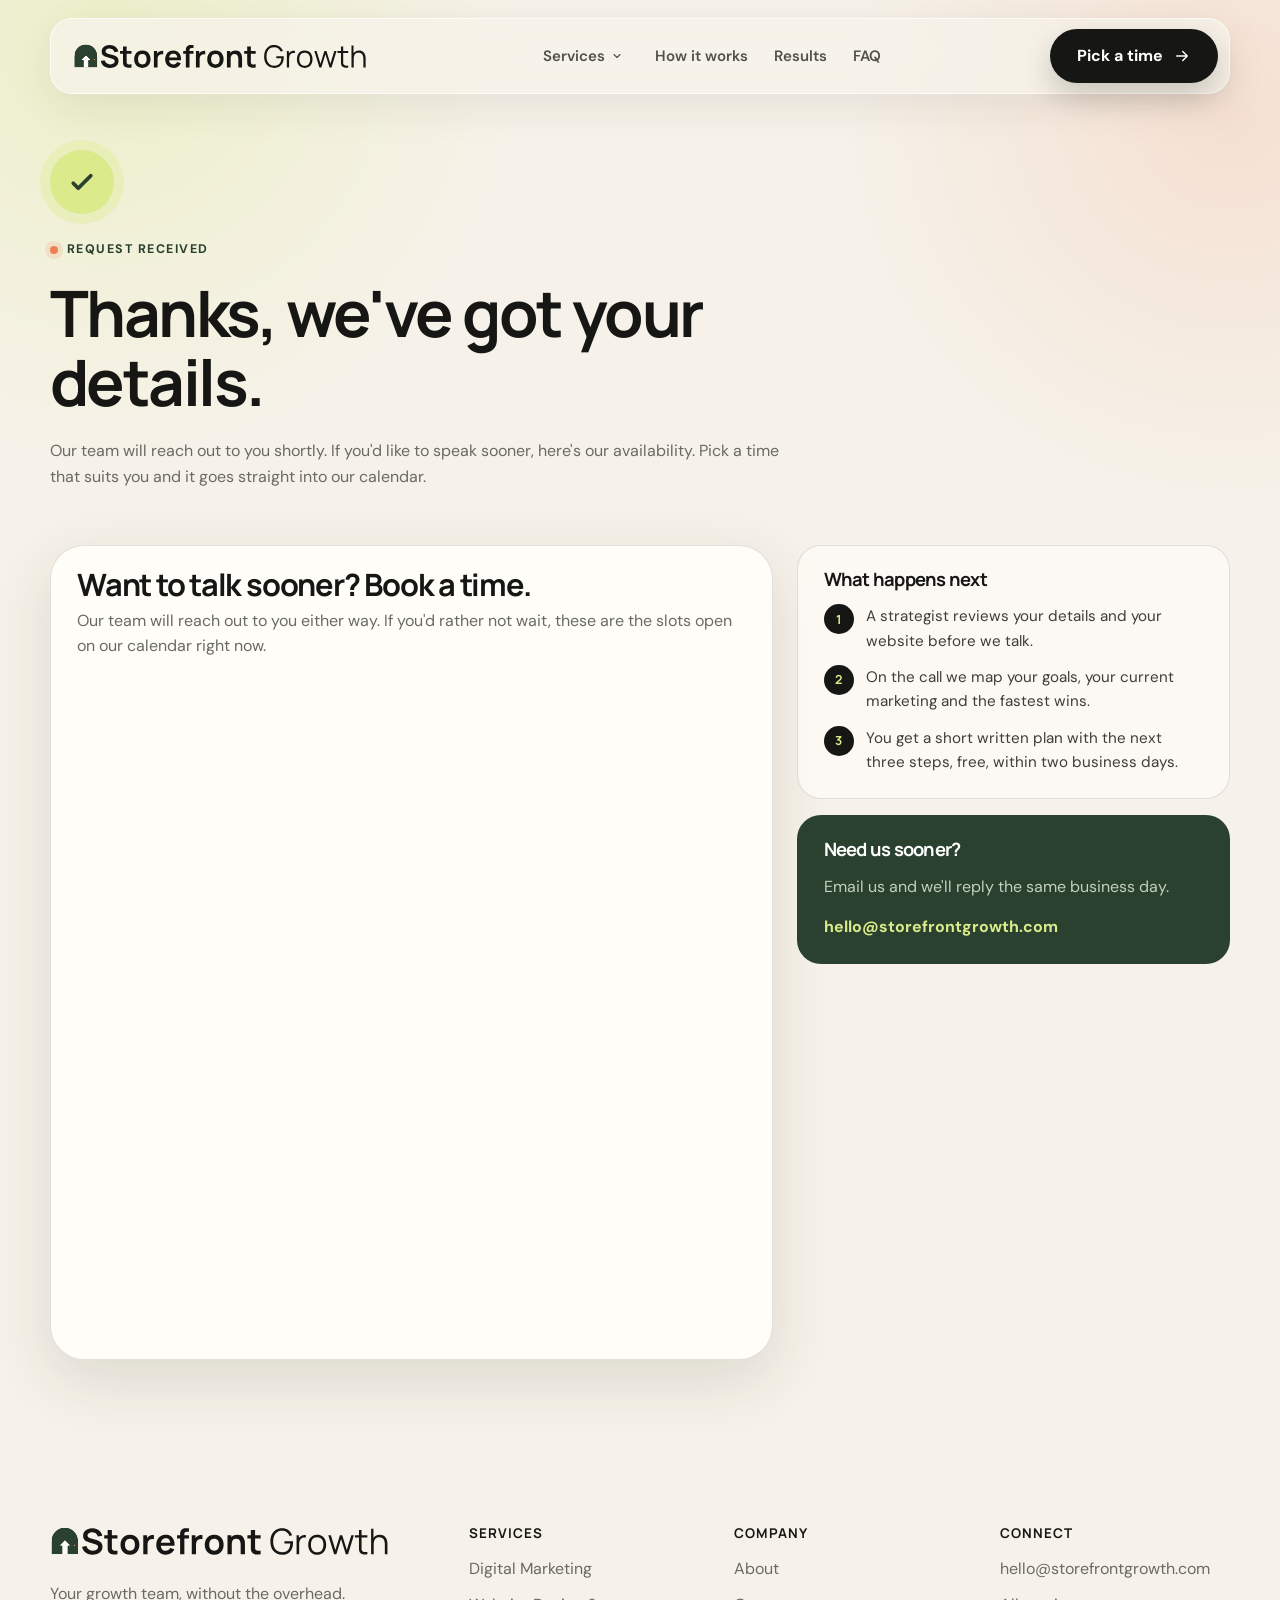
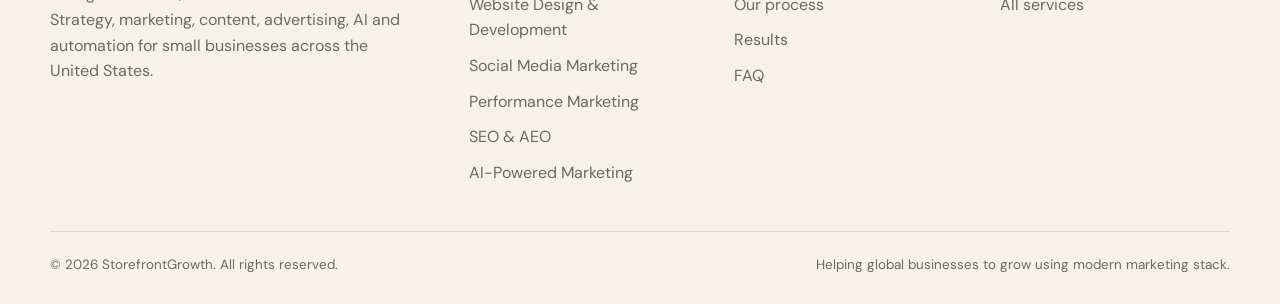
<file: thank-you/index.html>
<!DOCTYPE html>
<html lang="en">
<head>
  <meta charset="UTF-8" />
  <meta name="viewport" content="width=device-width, initial-scale=1.0" />
  <meta name="description" content="Thanks for reaching out to StorefrontGrowth. Pick a time for your free call." />
  <link rel="canonical" href="https://storefrontgrowth.com/thank-you/" />
  <!-- Conversion page: keep it out of search results so only real submissions land here. -->
  <meta name="robots" content="noindex, nofollow" />
  <title>Thanks — Book Your Free Call | StorefrontGrowth</title>
  <!-- Google tag (gtag.js) -->
  <script async src="https://www.googletagmanager.com/gtag/js?id=G-RZE871RS3W"></script>
  <script>window.dataLayer=window.dataLayer||[];function gtag(){dataLayer.push(arguments);}gtag('js',new Date());gtag('config','G-RZE871RS3W');</script>
  <link rel="icon" type="image/svg+xml" href="/favicon.svg" />
  <link rel="icon" type="image/png" sizes="32x32" href="/favicon-32.png" />
  <link rel="apple-touch-icon" href="/apple-touch-icon.png" />

  <link rel="preconnect" href="https://fonts.googleapis.com">
  <link rel="preconnect" href="https://fonts.gstatic.com" crossorigin>
  <link href="https://fonts.googleapis.com/css2?family=DM+Sans:wght@400;500;600;700&family=Manrope:wght@500;600;700;800&display=swap" rel="stylesheet">
  <link rel="stylesheet" href="/assets/site.css">
  <style>
    .ty-hero { padding: 150px 0 40px; }
    .ty-hero .inner { max-width: 760px; }
    .ty-check { width: 64px; height: 64px; border-radius: 50%; background: var(--lime); display: grid; place-items: center; margin-bottom: 22px; box-shadow: 0 0 0 10px rgba(219,234,139,0.35); }
    .ty-check svg { width: 30px; stroke: var(--green-dark); }
    .ty-grid { display: grid; grid-template-columns: minmax(0, 1.25fr) minmax(0, 0.75fr); gap: 24px; align-items: start; padding-bottom: 96px; }
    .ty-card { border: 1px solid var(--line); border-radius: var(--radius-xl); background: var(--white); box-shadow: var(--shadow); overflow: hidden; }
    .ty-card .head { padding: 22px 26px 0; }
    .ty-card .head h2 { font-size: clamp(1.5rem, 2.4vw, 2rem); margin-bottom: 6px; }
    .ty-card .head p { margin-bottom: 0; }
    .calendly-inline-widget { min-width: 320px; height: 700px; }
    .ty-fallback { padding: 26px; }
    .ty-fallback .btn { margin-top: 14px; }
    .ty-side { display: grid; gap: 16px; }
    .ty-box { padding: 24px 26px; border: 1px solid var(--line); border-radius: var(--radius-lg); background: rgba(255,253,248,0.7); }
    .ty-box h3 { font-size: 1.15rem; margin-bottom: 14px; }
    .ty-steps { list-style: none; margin: 0; padding: 0; display: grid; gap: 12px; }
    .ty-steps li { display: grid; grid-template-columns: 30px 1fr; gap: 12px; align-items: start; color: #3c3e38; font-size: 0.95rem; }
    .ty-steps li span { width: 30px; height: 30px; border-radius: 50%; background: var(--ink); color: var(--lime); display: grid; place-items: center; font: 700 0.78rem "Manrope", sans-serif; }
    .ty-box.dark { background: var(--green-dark); color: #eef4e8; border-color: transparent; }
    .ty-box.dark h3 { color: #fff; }
    .ty-box.dark p { color: #c3d0bd; margin-bottom: 14px; }
    .ty-box.dark a { font-weight: 700; color: var(--lime); }
    .ty-booked { display: none; padding: 18px 26px 26px; color: var(--green-dark); font-weight: 700; }
    .ty-booked.show { display: block; }
    @media (max-width: 900px) {
      .ty-hero { padding: 120px 0 28px; }
      .ty-grid { grid-template-columns: 1fr; }
      .calendly-inline-widget { height: 640px; }
    }
  </style>
</head>
<body>
  <header class="header-wrap">
    <nav class="nav" id="mainNav" aria-label="Primary navigation">
      <a class="brand" href="/" aria-label="StorefrontGrowth home">
        <img src="/assets/logo.svg" alt="StorefrontGrowth" class="brand-logo" width="1380" height="122" />
      </a>
      <div class="nav-links">
        <div class="nav-dd">
          <button type="button" aria-haspopup="true" aria-expanded="false">Services
            <svg viewBox="0 0 24 24" fill="none" stroke="currentColor" stroke-width="2.2" stroke-linecap="round" stroke-linejoin="round"><path d="M6 9l6 6 6-6"/></svg>
          </button>
          <div class="nav-dd-menu">
          <a href="/services/digital-marketing/">Digital Marketing</a>
          <a href="/services/website-design-development/">Website Design &amp; Development</a>
          <a href="/services/social-media-marketing/">Social Media Marketing</a>
          <a href="/services/performance-marketing/">Performance Marketing</a>
          <a href="/services/seo-aeo/">SEO &amp; AEO</a>
          <a href="/services/ai-powered-marketing/">AI-Powered Marketing</a>
          <a href="/services/content-creation/">Content Creation</a>
          <a href="/services/google-business-profile/">Google Business Profile</a>
          <a href="/services/online-reputation-management/">Online Reputation Management</a>
          </div>
        </div>
        <a href="/#process">How it works</a>
        <a href="/#results">Results</a>
        <a href="/#faq">FAQ</a>
      </div>
      <a class="btn btn-primary" href="#book">Pick a time <svg class="btn-arrow" viewBox="0 0 24 24" fill="none" stroke="currentColor" stroke-width="2" stroke-linecap="round" stroke-linejoin="round"><path d="M5 12h14M13 6l6 6-6 6"/></svg></a>
      <button class="menu-btn" id="menuBtn" type="button" aria-label="Open menu" aria-expanded="false">
        <svg width="22" viewBox="0 0 24 24" fill="none" stroke="currentColor" stroke-width="2" stroke-linecap="round"><path d="M4 8h16M4 16h16"/></svg>
      </button>
    </nav>
  </header>

  <div class="nav-mobile" id="mobileMenu" aria-hidden="true">
    <div class="m-head">Services</div>
    <div class="m-sub">
      <a href="/services/digital-marketing/">Digital Marketing</a>
      <a href="/services/website-design-development/">Website Design &amp; Development</a>
      <a href="/services/social-media-marketing/">Social Media Marketing</a>
      <a href="/services/performance-marketing/">Performance Marketing</a>
      <a href="/services/seo-aeo/">SEO &amp; AEO</a>
      <a href="/services/ai-powered-marketing/">AI-Powered Marketing</a>
      <a href="/services/content-creation/">Content Creation</a>
      <a href="/services/google-business-profile/">Google Business Profile</a>
      <a href="/services/online-reputation-management/">Online Reputation Management</a>
    </div>
    <a href="/#process">How it works</a>
    <a href="/#results">Results</a>
    <a href="/#faq">FAQ</a>
    <a class="btn btn-primary" href="#book">Pick a time</a>
  </div>

  <main id="top">
    <section class="ty-hero">
      <div class="container">
        <div class="inner">
          <div class="ty-check" aria-hidden="true"><svg viewBox="0 0 24 24" fill="none" stroke-width="3" stroke-linecap="round" stroke-linejoin="round"><path d="M5 13l4 4L19 7"/></svg></div>
          <div class="eyebrow">Request received</div>
          <h1>Thanks, <span id="tyName">we've got your details.</span></h1>
          <p class="lede">Our team will reach out to you shortly. If you'd like to speak sooner, here's our availability. Pick a time that suits you and it goes straight into our calendar.</p>
        </div>
      </div>
    </section>

    <section id="book">
      <div class="container">
        <div class="ty-grid">
          <div class="ty-card">
            <div class="head">
              <h2>Want to talk sooner? Book a time.</h2>
              <p>Our team will reach out to you either way. If you'd rather not wait, these are the slots open on our calendar right now.</p>
            </div>
            <!-- Calendly inline booking. Set CALENDLY_URL in the script below. -->
            <div id="calendlyWrap" hidden><div class="calendly-inline-widget" id="calendly" style="min-width:320px;height:700px;"></div></div>
            <div class="ty-booked" id="tyBooked">Booked. A calendar invite is on its way to your inbox.</div>
            <div class="ty-fallback" id="calendlyFallback">
              <p>Our booking calendar isn't connected on this page yet. We'll email you a link to choose a time, or reply to our call-back.</p>
              <a class="btn btn-primary" href="/">Back to the homepage</a>
            </div>
          </div>
          <aside class="ty-side">
            <div class="ty-box">
              <h3>What happens next</h3>
              <ol class="ty-steps">
                <li><span>1</span>A strategist reviews your details and your website before we talk.</li>
                <li><span>2</span>On the call we map your goals, your current marketing and the fastest wins.</li>
                <li><span>3</span>You get a short written plan with the next three steps, free, within two business days.</li>
              </ol>
            </div>
            <div class="ty-box dark">
              <h3>Need us sooner?</h3>
              <p>Email us and we'll reply the same business day.</p>
              <a href="mailto:hello@storefrontgrowth.com">hello@storefrontgrowth.com</a>
            </div>
          </aside>
        </div>
      </div>
    </section>
  </main>

  <footer>
    <div class="container">
      <div class="footer-grid">
        <div class="footer-brand">
          <a class="brand" href="/" aria-label="StorefrontGrowth home">
            <img src="/assets/logo.svg" alt="StorefrontGrowth" class="brand-logo" width="1380" height="122" />
          </a>
          <p>Your growth team, without the overhead. Strategy, marketing, content, advertising, AI and automation for small businesses across the United States.</p>
        </div>
        <div class="footer-col">
          <h4>Services</h4>
          <div class="footer-links"><a href="/services/digital-marketing/">Digital Marketing</a><a href="/services/website-design-development/">Website Design &amp; Development</a><a href="/services/social-media-marketing/">Social Media Marketing</a><a href="/services/performance-marketing/">Performance Marketing</a><a href="/services/seo-aeo/">SEO &amp; AEO</a><a href="/services/ai-powered-marketing/">AI-Powered Marketing</a></div>
        </div>
        <div class="footer-col">
          <h4>Company</h4>
          <div class="footer-links"><a href="/#outcomes">About</a><a href="/#process">Our process</a><a href="/#results">Results</a><a href="/#faq">FAQ</a></div>
        </div>
        <div class="footer-col">
          <h4>Connect</h4>
          <div class="footer-links"><a href="mailto:hello@storefrontgrowth.com">hello@storefrontgrowth.com</a><a href="/#services">All services</a></div>
        </div>
      </div>
      <div class="footer-bottom"><span>© <span id="year"></span> StorefrontGrowth. All rights reserved.</span><span>Helping global businesses to grow using modern marketing stack.</span></div>
    </div>
  </footer>

  <script src="/assets/site.js"></script>
  <script>
    (function () {
      // 1. Your Calendly event link, e.g. 'https://calendly.com/storefrontgrowth/free-call'.
      //    Leave empty and the page shows a friendly fallback instead of a broken widget.
      var CALENDLY_URL = 'https://calendly.com/kapil-storefrontgrowth/30min?hide_event_type_details=1&hide_gdpr_banner=1';

      // 2. Lead context handed over by the form (sessionStorage, never the URL, so no personal data is logged).
      var lead = {};
      try { lead = JSON.parse(sessionStorage.getItem('sfg_lead') || '{}'); } catch (e) {}
      var q = new URLSearchParams(location.search);
      var service = q.get('service') || lead.service || '(not specified)';
      var source = q.get('src') || lead.page || document.referrer || '(direct)';

      if (lead.first_name) document.getElementById('tyName').textContent = lead.first_name + ', we’ve got your details.';

      // 3. Conversion event. In GA4 → Admin → Events, mark "generate_lead" as a key event.
      //    Every visit to /thank-you/ also fires the normal page_view, so a page_location filter works too.
      gtag('event', 'generate_lead', { method: 'website_form', service_needed: service, form_page: source });

      // 4. Calendly inline widget, prefilled with the lead's name and email when we have them.
      var wrap = document.getElementById('calendlyWrap'), fb = document.getElementById('calendlyFallback');
      if (CALENDLY_URL) {
        var url = new URL(CALENDLY_URL);
        if (lead.first_name) url.searchParams.set('name', lead.first_name + (lead.business_name ? ' (' + lead.business_name + ')' : ''));
        if (lead.email) url.searchParams.set('email', lead.email);
        // Brand colours (hex without #): page background, body text, buttons and links.
        url.searchParams.set('background_color', 'fffdf8'); url.searchParams.set('text_color', '161714'); url.searchParams.set('primary_color', '29412e');
        url.searchParams.set('utm_source', 'website'); url.searchParams.set('utm_medium', 'thank-you-page');
        document.getElementById('calendly').setAttribute('data-url', url.toString());
        wrap.hidden = false; fb.hidden = true;
        var s = document.createElement('script'); s.src = 'https://assets.calendly.com/assets/external/widget.js'; s.async = true; document.head.appendChild(s);
        // Second conversion: the meeting is actually booked.
        window.addEventListener('message', function (e) {
          if (e.origin === 'https://calendly.com' && e.data && e.data.event === 'calendly.event_scheduled') {
            gtag('event', 'book_meeting', { method: 'calendly', service_needed: service, form_page: source });
            document.getElementById('tyBooked').classList.add('show');
          }
        });
      }
      try { sessionStorage.removeItem('sfg_lead'); } catch (e) {}
    })();
  </script>
</body>
</html>
</file>
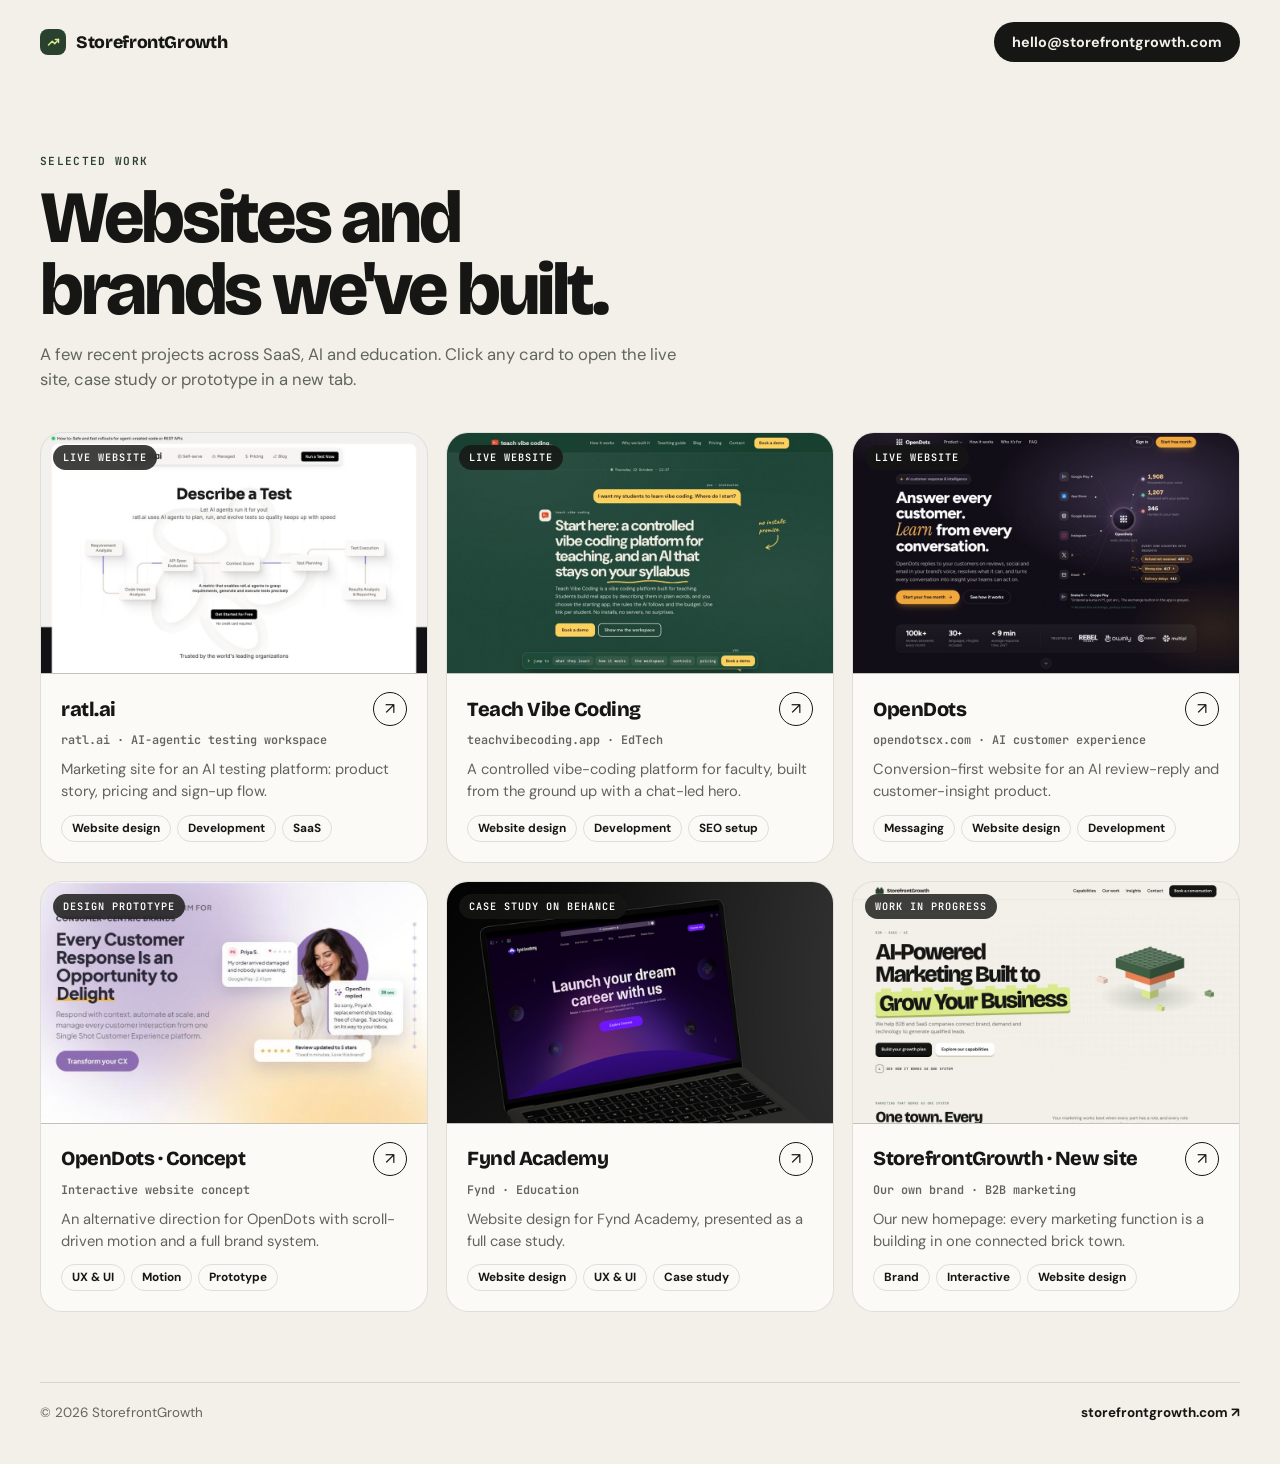
<file: websiteportfolio/index.html>
<!DOCTYPE html>
<html lang="en">
<head>
  <meta charset="UTF-8" />
  <meta name="viewport" content="width=device-width, initial-scale=1.0" />
  <meta name="description" content="Selected websites and brands built by StorefrontGrowth for SaaS, AI and education companies." />
  <link rel="canonical" href="https://storefrontgrowth.com/websiteportfolio/" />
  <meta name="robots" content="index, follow, max-image-preview:large" />
  <title>Website Portfolio | StorefrontGrowth</title>
  <!-- Google tag (gtag.js) -->
  <script async src="https://www.googletagmanager.com/gtag/js?id=G-RZE871RS3W"></script>
  <script>window.dataLayer=window.dataLayer||[];function gtag(){dataLayer.push(arguments);}gtag('js',new Date());gtag('config','G-RZE871RS3W');</script>
  <link rel="icon" type="image/svg+xml" href="/favicon.svg" />
  <link rel="icon" type="image/png" sizes="32x32" href="/favicon-32.png" />
  <link rel="apple-touch-icon" href="/apple-touch-icon.png" />
  <meta property="og:type" content="website" />
  <meta property="og:site_name" content="StorefrontGrowth" />
  <meta property="og:title" content="Website Portfolio | StorefrontGrowth" />
  <meta property="og:description" content="Selected websites and brands built by StorefrontGrowth for SaaS, AI and education companies." />
  <meta property="og:url" content="https://storefrontgrowth.com/websiteportfolio/" />
  <meta property="og:image" content="https://storefrontgrowth.com/websiteportfolio/img/sfg-wip.jpg" />
  <meta name="twitter:card" content="summary_large_image" />
<link rel="preconnect" href="https://fonts.googleapis.com">
<link rel="preconnect" href="https://fonts.gstatic.com" crossorigin>
<link rel="stylesheet" href="https://fonts.googleapis.com/css2?family=Bricolage+Grotesque:opsz,wght@12..96,500..800&family=DM+Sans:opsz,wght@9..40,400..700&family=JetBrains+Mono:wght@500;600&display=swap">
<style>
  /* Layout: one-screen intro, then a responsive grid of project cards; every card opens its site in a new tab. */
  :root{
    --bg:#f2f0e8; --card:#fbfaf6; --fg:#161714; --muted:#62655c; --line:rgba(22,23,20,.12);
    --forest:#29412e; --lime:#dbea8b; --orange:#ed8154;
    --display:"Bricolage Grotesque","DM Sans",system-ui,sans-serif; --body:"DM Sans",system-ui,sans-serif; --mono:"JetBrains Mono",ui-monospace,monospace;
  }
  @media (prefers-color-scheme:dark){ :root:not([data-theme="light"]){ --bg:#141613; --card:#1d201b; --fg:#eef0e8; --muted:#a3a89a; --line:rgba(255,255,255,.12); --forest:#9fd0b9; color-scheme:dark } }
  :root[data-theme="dark"]{ --bg:#141613; --card:#1d201b; --fg:#eef0e8; --muted:#a3a89a; --line:rgba(255,255,255,.12); --forest:#9fd0b9; color-scheme:dark }
  *{box-sizing:border-box}
  body{margin:0;background:var(--bg);color:var(--fg);font-family:var(--body);line-height:1.5;-webkit-font-smoothing:antialiased}
  .wrap{width:min(1240px,100%);margin-inline:auto;padding-inline:20px}
  header{display:flex;align-items:center;justify-content:space-between;gap:16px;padding-block:22px}
  .brand{display:inline-flex;align-items:center;gap:10px;font:800 1.1rem var(--display);letter-spacing:-.02em;color:var(--fg);text-decoration:none}
  .brand i{width:26px;height:26px;border-radius:8px;background:var(--forest);display:grid;place-items:center}
  .brand svg{width:15px;stroke:var(--lime)}
  .btn{display:inline-flex;align-items:center;gap:8px;background:var(--fg);color:var(--bg);border-radius:999px;padding:11px 18px;font:700 .9rem var(--body);text-decoration:none}
  .intro{padding-block:clamp(28px,6vw,70px) clamp(24px,4vw,40px);max-width:60ch}
  .eyebrow{font:600 .7rem var(--mono);letter-spacing:.12em;text-transform:uppercase;color:var(--forest)}
  h1{font:800 clamp(2.4rem,6vw,4.6rem)/.98 var(--display);letter-spacing:-.045em;margin:14px 0 16px;text-wrap:balance}
  .lede{color:var(--muted);font-size:clamp(1rem,1.3vw,1.15rem);margin:0}
  .grid{display:grid;grid-template-columns:repeat(3,minmax(0,1fr));gap:18px;padding-bottom:70px}
  .card{display:flex;flex-direction:column;background:var(--card);border:1px solid var(--line);border-radius:22px;overflow:hidden;color:var(--fg);text-decoration:none;transition:transform .25s ease,box-shadow .25s ease}
  .card:hover{transform:translateY(-5px);box-shadow:0 22px 50px rgba(20,22,16,.16)}
  .card:focus-visible{outline:3px solid var(--orange);outline-offset:3px}
  .thumb{position:relative;aspect-ratio:16/10;overflow:hidden;background:#dcdad0;border-bottom:1px solid var(--line)}
  .thumb img{width:100%;height:100%;object-fit:cover;display:block;transition:transform .6s ease}
  .card:hover .thumb img{transform:scale(1.03)}
  .kind{position:absolute;left:12px;top:12px;background:rgba(22,23,20,.82);color:#fff;font:600 .64rem var(--mono);letter-spacing:.1em;text-transform:uppercase;padding:6px 10px;border-radius:999px;backdrop-filter:blur(6px)}
  .body{padding:18px 20px 20px;display:grid;gap:6px}
  .row{display:flex;align-items:center;justify-content:space-between;gap:10px}
  h2{font:800 1.25rem/1.15 var(--display);letter-spacing:-.025em;margin:0}
  .go{width:34px;height:34px;border-radius:50%;border:1.5px solid var(--fg);display:grid;place-items:center;flex:none;transition:background .2s,color .2s,transform .25s}
  .card:hover .go{background:var(--lime);color:#161714;border-color:var(--lime);transform:rotate(45deg)}
  .client{margin:0;font:600 .74rem var(--mono);color:var(--muted)}
  .blurb{margin:4px 0 6px;color:var(--muted);font-size:.92rem}
  .tags{list-style:none;margin:0;padding:0;display:flex;flex-wrap:wrap;gap:6px}
  .tags li{font-size:.74rem;font-weight:700;border:1px solid var(--line);border-radius:999px;padding:4px 10px}
  footer{border-top:1px solid var(--line);padding-block:20px 40px;display:flex;justify-content:space-between;gap:12px;flex-wrap:wrap;color:var(--muted);font-size:.84rem}
  footer a{color:var(--fg);font-weight:700;text-decoration:none}
  @media (max-width:960px){.grid{grid-template-columns:1fr 1fr}}
  @media (max-width:600px){.grid{grid-template-columns:1fr}.btn{display:none}}
  @media (prefers-reduced-motion:reduce){*{transition:none!important}}
</style>
</head>
<body>
<div class="wrap">
  <header>
    <a class="brand" href="https://storefrontgrowth.com" target="_blank" rel="noopener"><i><svg viewBox="0 0 24 24" fill="none" stroke-width="2.4" stroke-linecap="round" stroke-linejoin="round"><path d="M4 16l6-6 4 4 6-7"/><path d="M15 7h5v5"/></svg></i>StorefrontGrowth</a>
    <a class="btn" href="mailto:hello@storefrontgrowth.com">hello@storefrontgrowth.com</a>
  </header>
  <section class="intro">
    <div class="eyebrow">Selected work</div>
    <h1>Websites and brands we've built.</h1>
    <p class="lede">A few recent projects across SaaS, AI and education. Click any card to open the live site, case study or prototype in a new tab.</p>
  </section>
  <main class="grid">
      <a class="card" href="https://www.ratl.ai/" target="_blank" rel="noopener">
        <div class="thumb"><img src="/websiteportfolio/img/ratl.jpg" alt="ratl.ai screenshot" loading="lazy" style="object-position:50% top"><span class="kind">Live website</span></div>
        <div class="body">
          <div class="row"><h2>ratl.ai</h2><span class="go" aria-hidden="true">↗</span></div>
          <p class="client">ratl.ai · AI-agentic testing workspace</p>
          <p class="blurb">Marketing site for an AI testing platform: product story, pricing and sign-up flow.</p>
          <ul class="tags"><li>Website design</li><li>Development</li><li>SaaS</li></ul>
        </div>
      </a>
      <a class="card" href="https://teachvibecoding.app/" target="_blank" rel="noopener">
        <div class="thumb"><img src="/websiteportfolio/img/teachvibecoding.jpg" alt="Teach Vibe Coding screenshot" loading="lazy" style="object-position:50% top"><span class="kind">Live website</span></div>
        <div class="body">
          <div class="row"><h2>Teach Vibe Coding</h2><span class="go" aria-hidden="true">↗</span></div>
          <p class="client">teachvibecoding.app · EdTech</p>
          <p class="blurb">A controlled vibe-coding platform for faculty, built from the ground up with a chat-led hero.</p>
          <ul class="tags"><li>Website design</li><li>Development</li><li>SEO setup</li></ul>
        </div>
      </a>
      <a class="card" href="https://opendotscx.com/" target="_blank" rel="noopener">
        <div class="thumb"><img src="/websiteportfolio/img/opendots-live.jpg" alt="OpenDots screenshot" loading="lazy" style="object-position:50% top"><span class="kind">Live website</span></div>
        <div class="body">
          <div class="row"><h2>OpenDots</h2><span class="go" aria-hidden="true">↗</span></div>
          <p class="client">opendotscx.com · AI customer experience</p>
          <p class="blurb">Conversion-first website for an AI review-reply and customer-insight product.</p>
          <ul class="tags"><li>Messaging</li><li>Website design</li><li>Development</li></ul>
        </div>
      </a>
      <a class="card" href="https://claude.ai/artifact/6b7ueqEZZi2PcWJ9QDuNhb" target="_blank" rel="noopener">
        <div class="thumb"><img src="/websiteportfolio/img/opendots-proto.jpg" alt="OpenDots · Concept screenshot" loading="lazy" style="object-position:50% bottom"><span class="kind">Design prototype</span></div>
        <div class="body">
          <div class="row"><h2>OpenDots · Concept</h2><span class="go" aria-hidden="true">↗</span></div>
          <p class="client">Interactive website concept</p>
          <p class="blurb">An alternative direction for OpenDots with scroll-driven motion and a full brand system.</p>
          <ul class="tags"><li>UX & UI</li><li>Motion</li><li>Prototype</li></ul>
        </div>
      </a>
      <a class="card" href="https://www.behance.net/gallery/198456719/Website-Design-Fynd-Academy" target="_blank" rel="noopener">
        <div class="thumb"><img src="/websiteportfolio/img/behance.jpg" alt="Fynd Academy screenshot" loading="lazy" style="object-position:50% top"><span class="kind">Case study on Behance</span></div>
        <div class="body">
          <div class="row"><h2>Fynd Academy</h2><span class="go" aria-hidden="true">↗</span></div>
          <p class="client">Fynd · Education</p>
          <p class="blurb">Website design for Fynd Academy, presented as a full case study.</p>
          <ul class="tags"><li>Website design</li><li>UX & UI</li><li>Case study</li></ul>
        </div>
      </a>
      <a class="card" href="https://claude.ai/artifact/L1uV3f9xfXuj291YFQmJky" target="_blank" rel="noopener">
        <div class="thumb"><img src="/websiteportfolio/img/sfg-wip.jpg" alt="StorefrontGrowth · New site screenshot" loading="lazy" style="object-position:50% top"><span class="kind">Work in progress</span></div>
        <div class="body">
          <div class="row"><h2>StorefrontGrowth · New site</h2><span class="go" aria-hidden="true">↗</span></div>
          <p class="client">Our own brand · B2B marketing</p>
          <p class="blurb">Our new homepage: every marketing function is a building in one connected brick town.</p>
          <ul class="tags"><li>Brand</li><li>Interactive</li><li>Website design</li></ul>
        </div>
      </a>
  </main>
  <footer><span>© 2026 StorefrontGrowth</span><a href="https://storefrontgrowth.com" target="_blank" rel="noopener">storefrontgrowth.com ↗</a></footer>
</div>
</body>
</html>
</file>
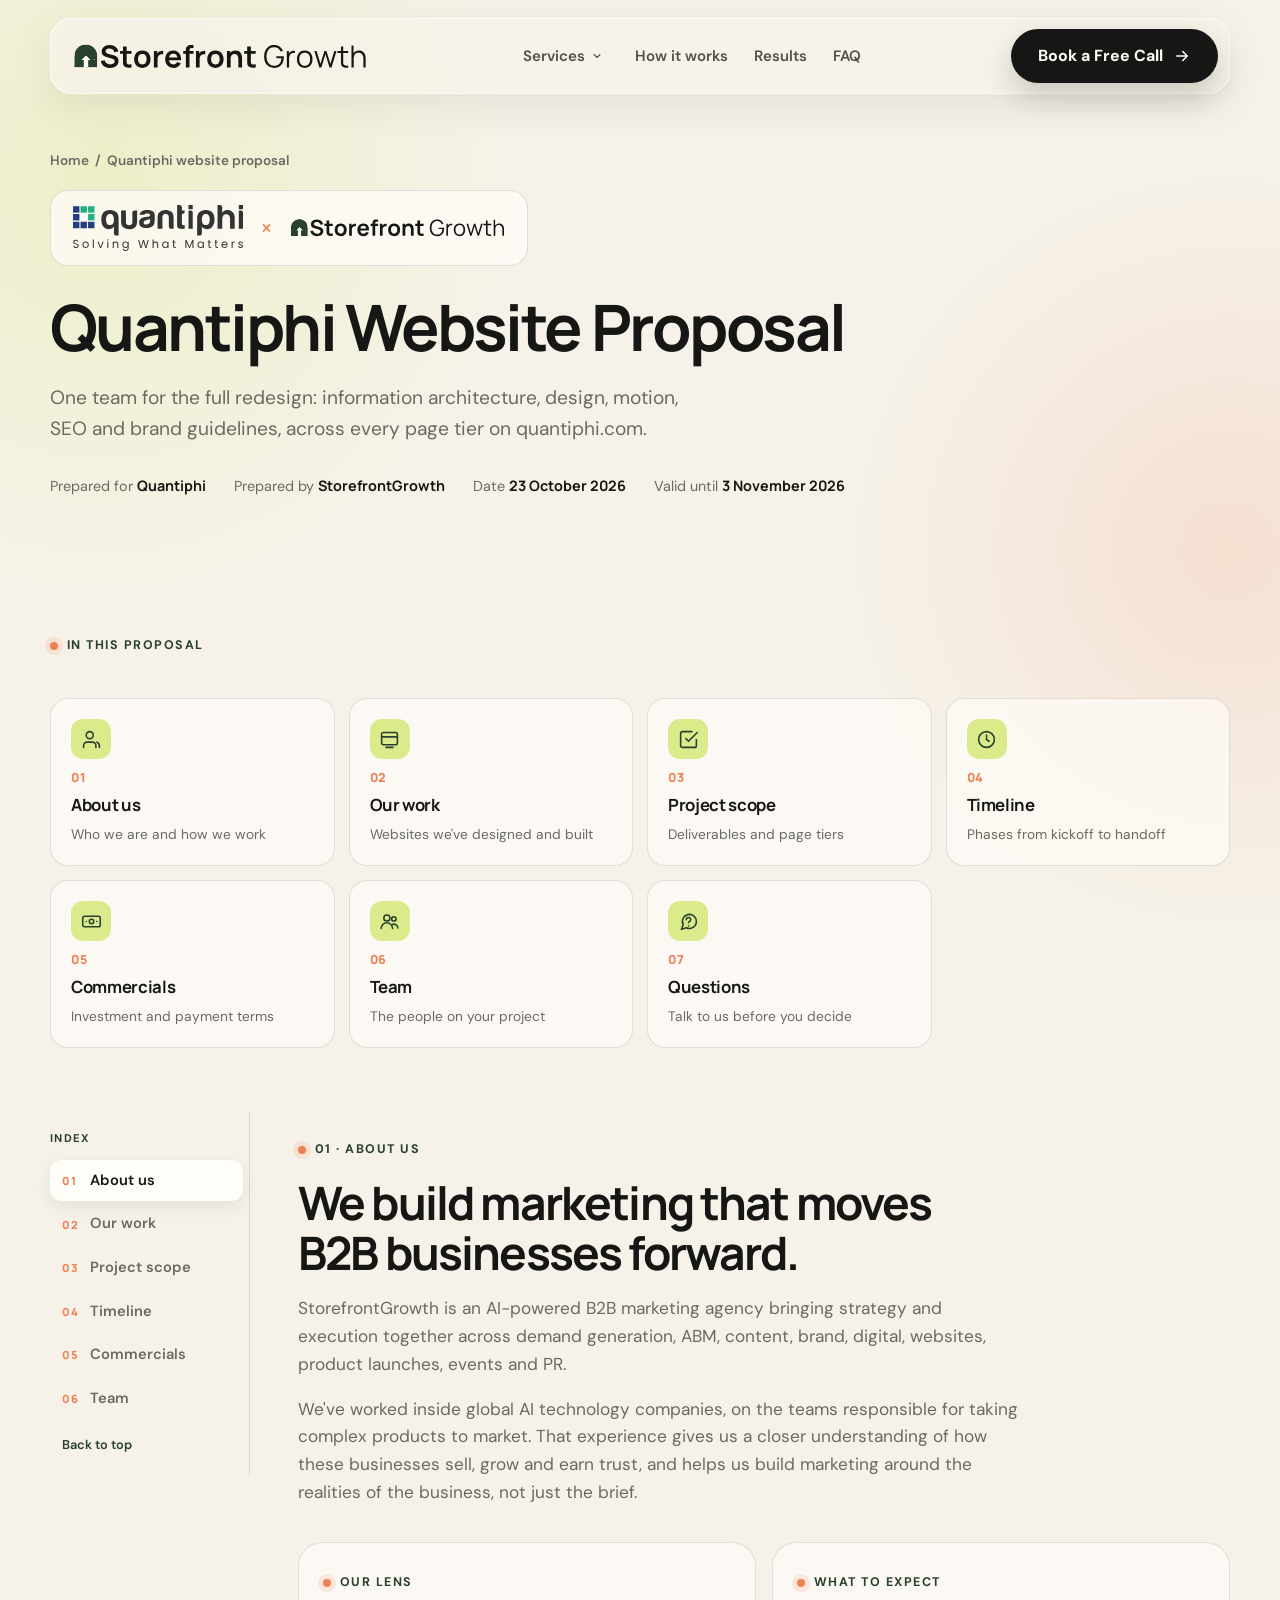
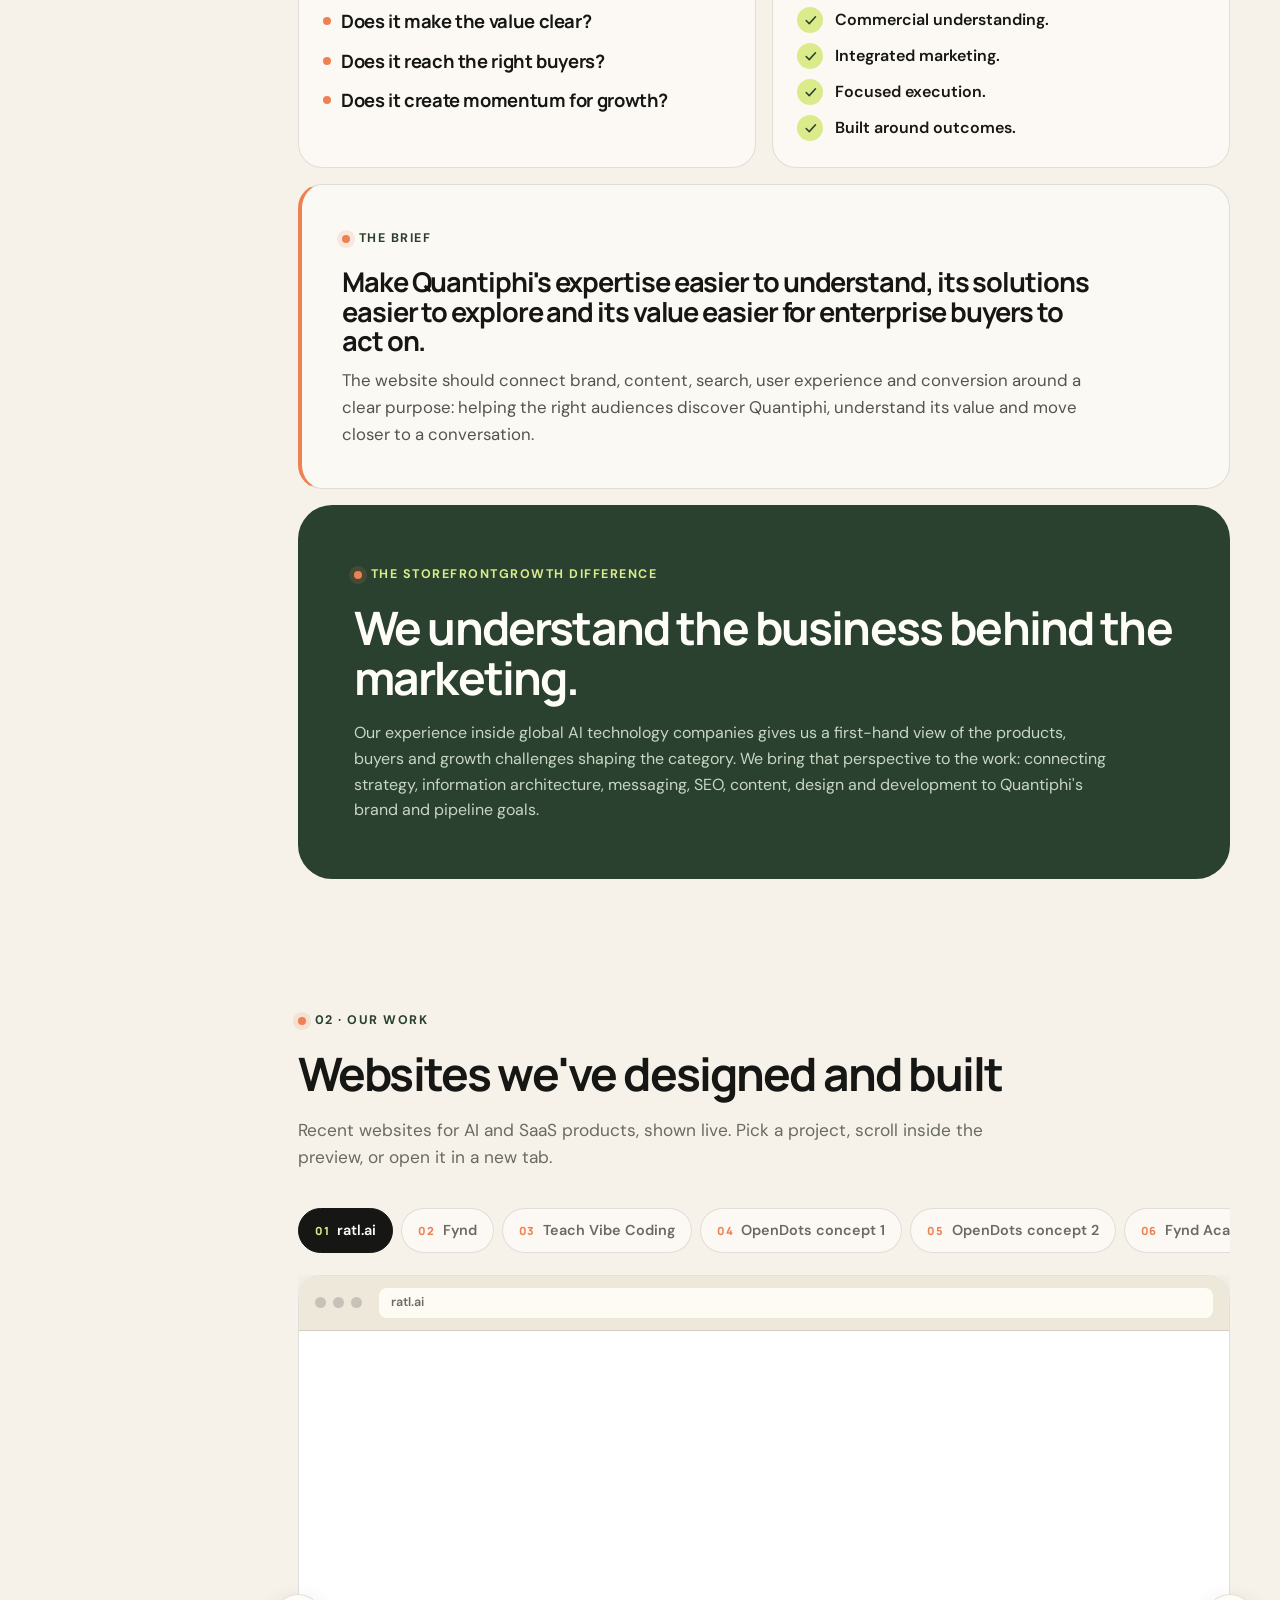
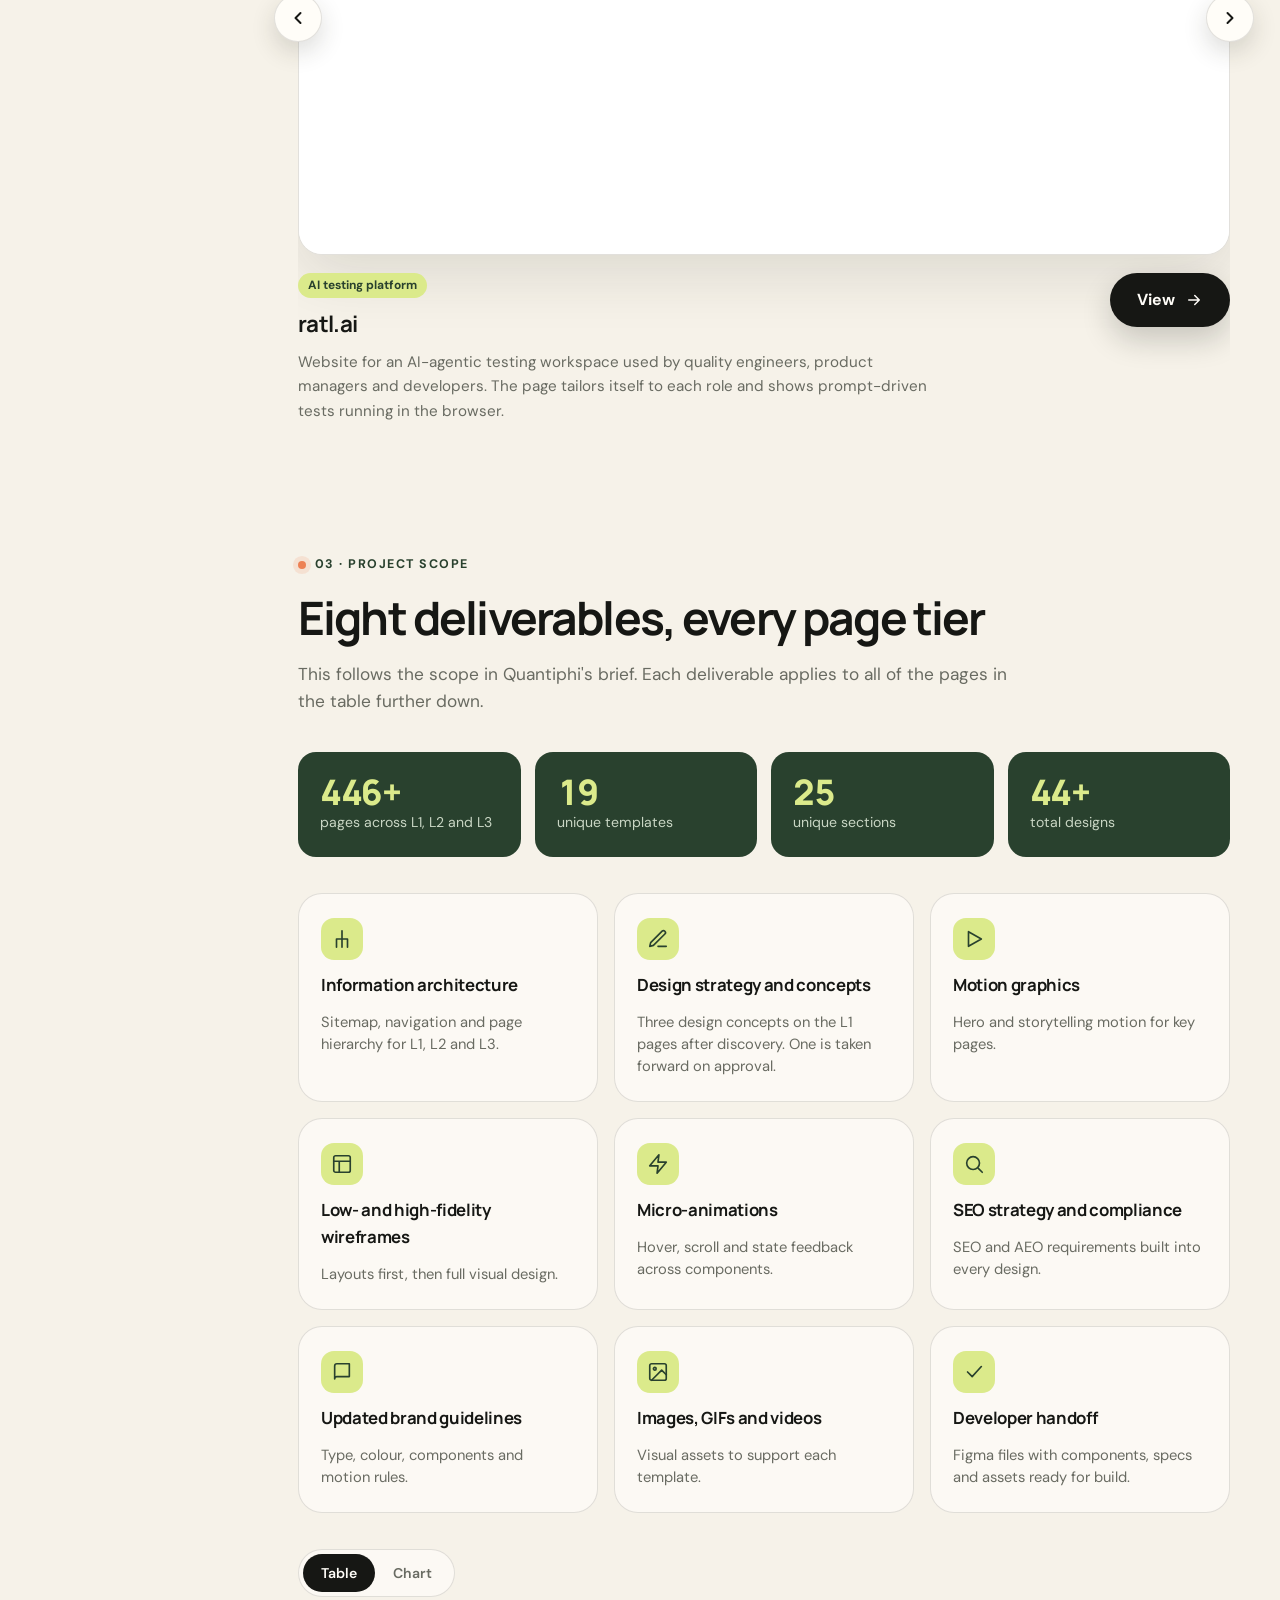
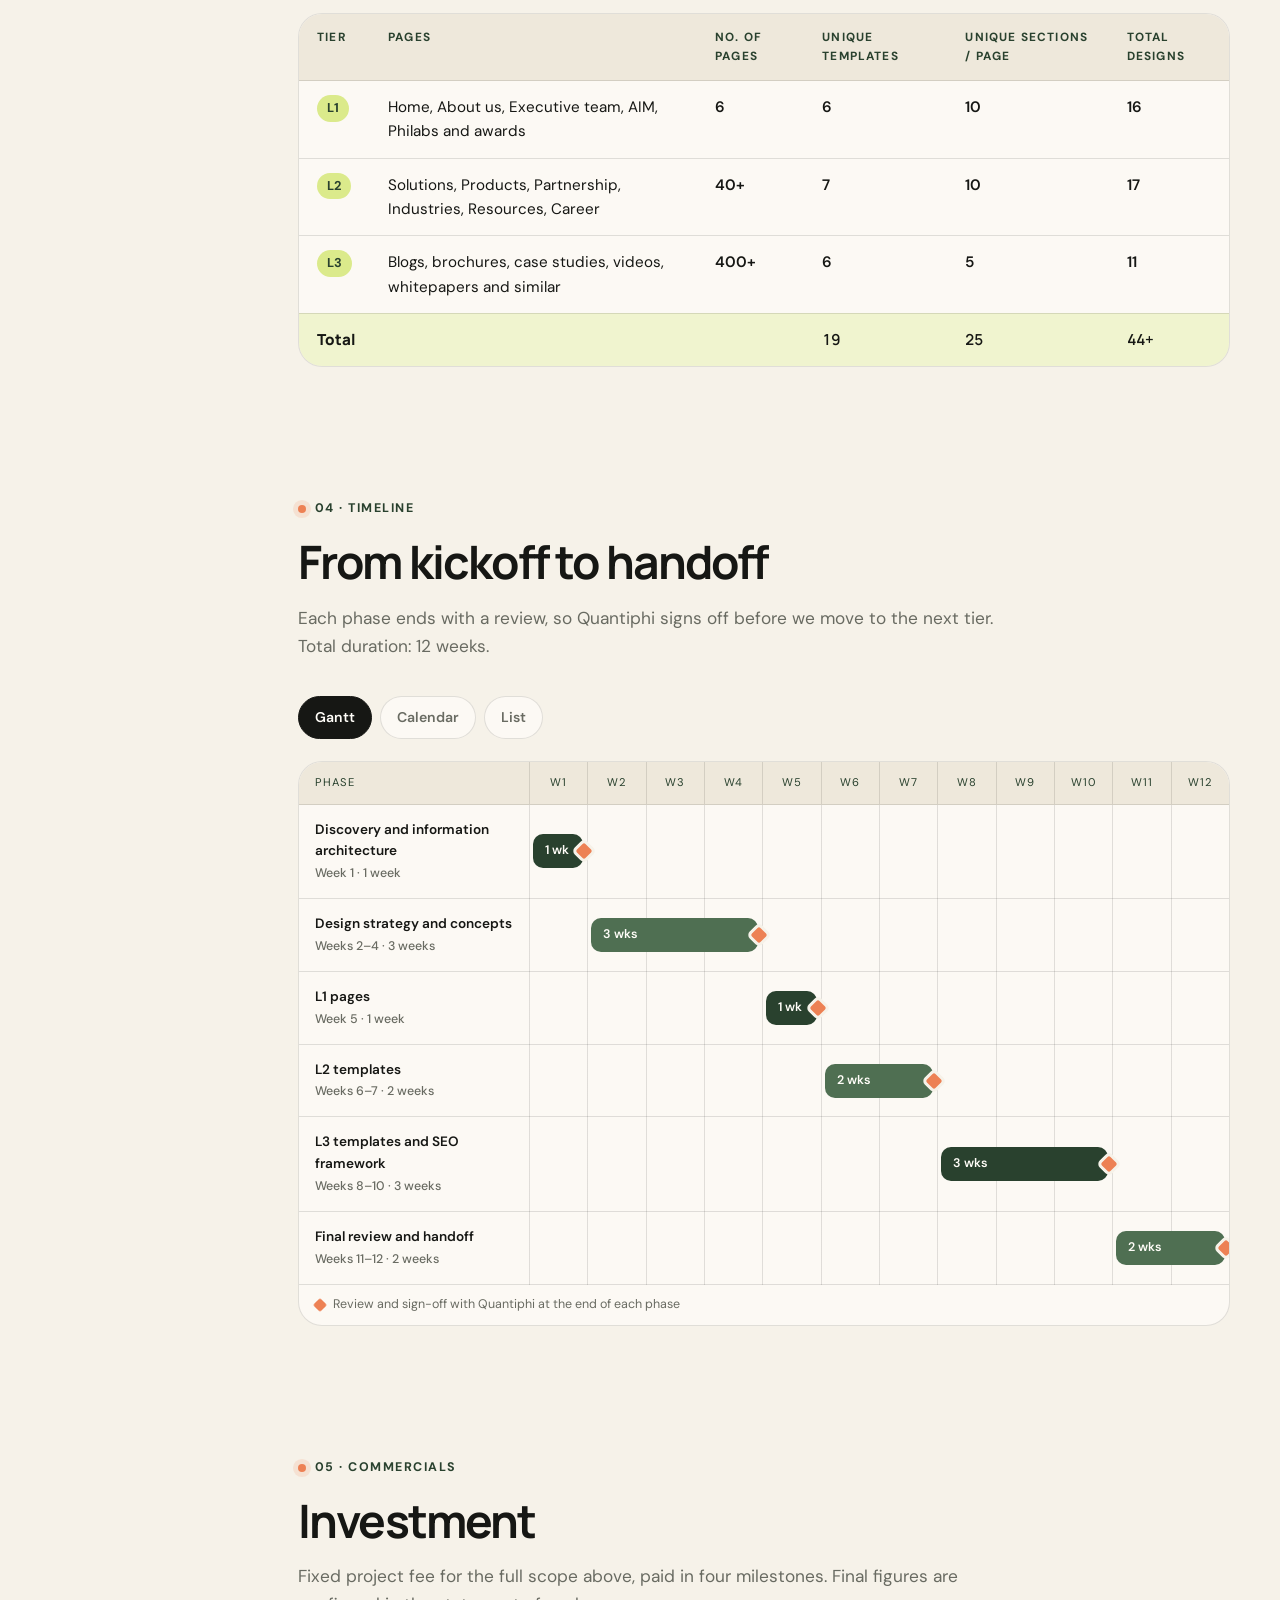
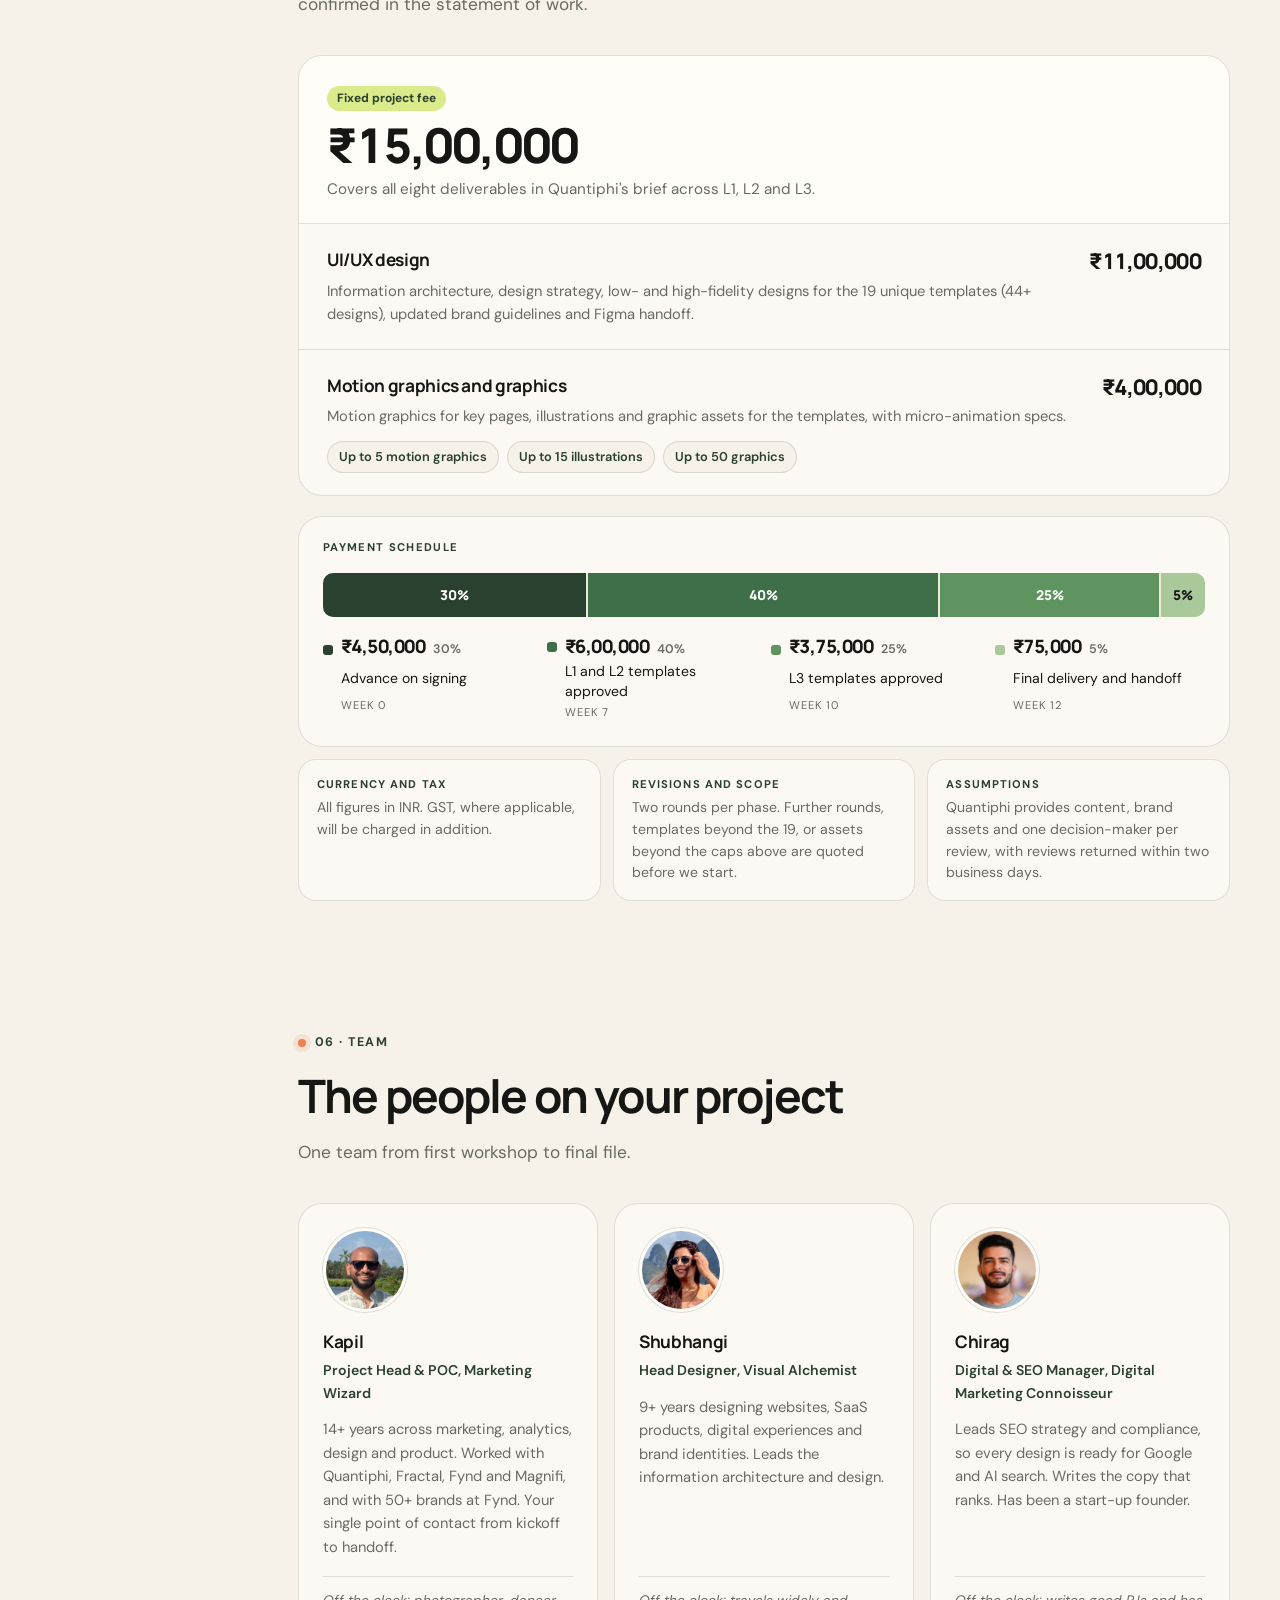
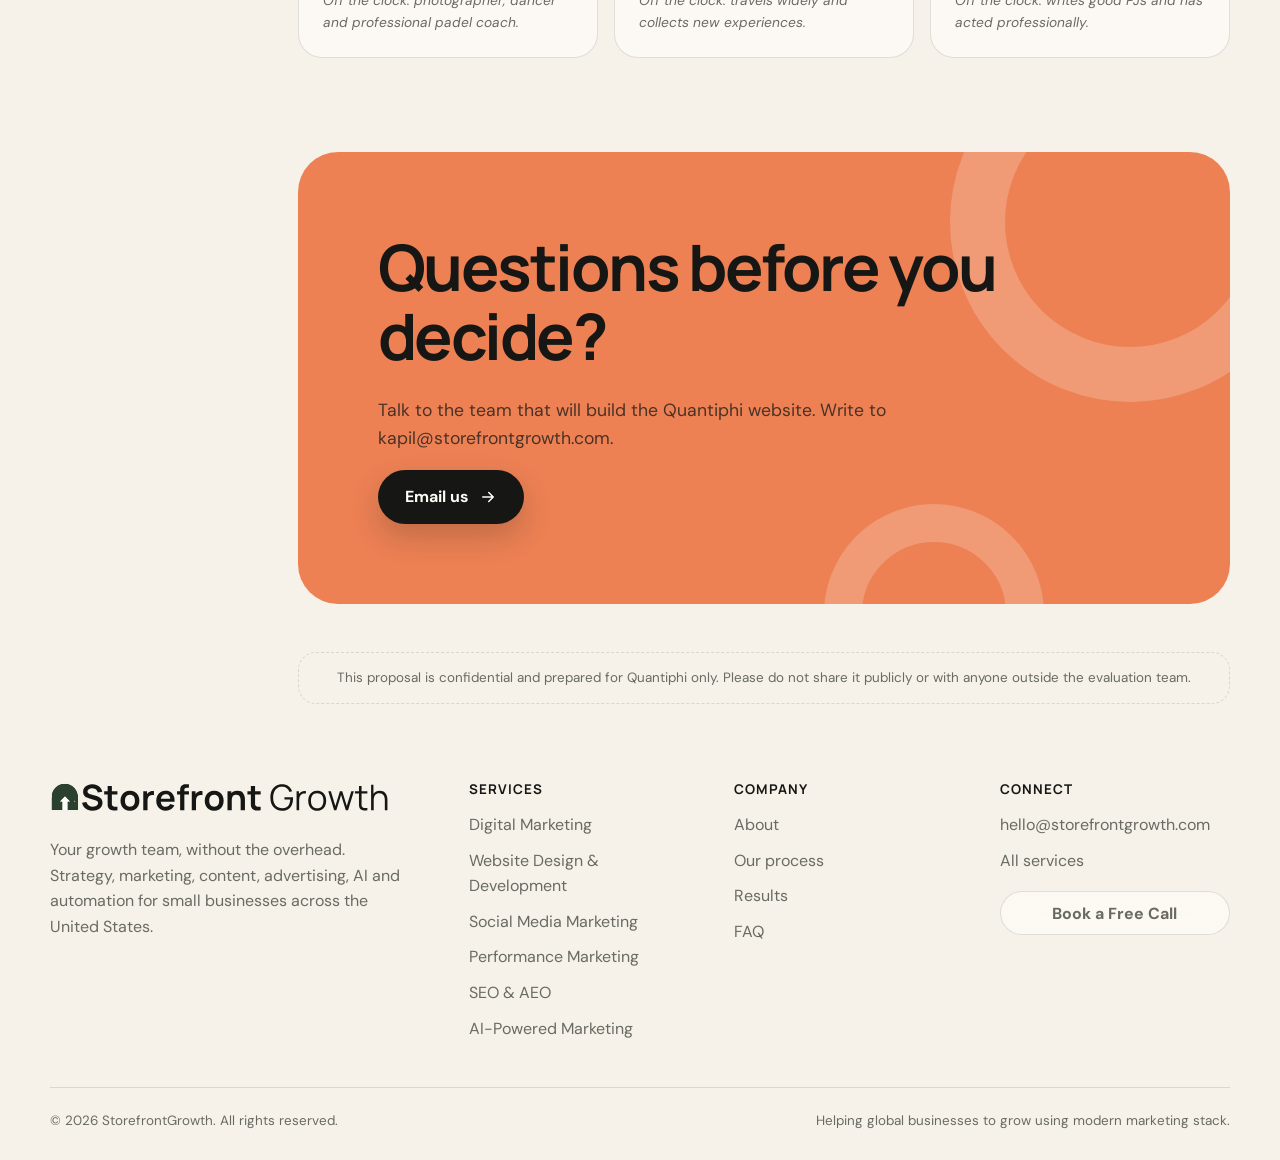
<file: proposals/quantiphi-website/index.html>
<!DOCTYPE html>
<html lang="en">
<head>
  <meta charset="UTF-8" />
  <meta name="viewport" content="width=device-width, initial-scale=1.0" />
  <meta name="description" content="StorefrontGrowth's proposal for the Quantiphi website: information architecture, design, motion, SEO and brand guidelines across 19 templates and 44+ designs." />
  <link rel="canonical" href="https://storefrontgrowth.com/proposals/quantiphi-website/" />
  <meta name="robots" content="noindex, nofollow" />
  <title>Quantiphi Website Proposal | StorefrontGrowth</title>
  <!-- Google tag (gtag.js) -->
  <script async src="https://www.googletagmanager.com/gtag/js?id=G-RZE871RS3W"></script>
  <script>window.dataLayer=window.dataLayer||[];function gtag(){dataLayer.push(arguments);}gtag('js',new Date());gtag('config','G-RZE871RS3W');</script>
  <link rel="icon" type="image/svg+xml" href="/favicon.svg" />
  <link rel="icon" type="image/png" sizes="32x32" href="/favicon-32.png" />
  <link rel="apple-touch-icon" href="/apple-touch-icon.png" />

  <meta property="og:type" content="website" />
  <meta property="og:site_name" content="StorefrontGrowth" />
  <meta property="og:title" content="Quantiphi Website Proposal | StorefrontGrowth" />
  <meta property="og:description" content="StorefrontGrowth's proposal for the Quantiphi website: information architecture, design, motion, SEO and brand guidelines across 19 templates and 44+ designs." />
  <meta property="og:url" content="https://storefrontgrowth.com/proposals/quantiphi-website/" />
  <meta property="og:locale" content="en_US" />
  <meta name="twitter:card" content="summary" />
  <meta name="twitter:title" content="Quantiphi Website Proposal | StorefrontGrowth" />
  <meta name="twitter:description" content="StorefrontGrowth's proposal for the Quantiphi website: information architecture, design, motion, SEO and brand guidelines across 19 templates and 44+ designs." />

  <link rel="preconnect" href="https://fonts.googleapis.com">
  <link rel="preconnect" href="https://fonts.gstatic.com" crossorigin>
  <link href="https://fonts.googleapis.com/css2?family=DM+Sans:wght@400;500;600;700&family=Manrope:wght@500;600;700;800&display=swap" rel="stylesheet">
  <link rel="stylesheet" href="/assets/site.css">
  <style>
    .ph { display:inline-block; padding:1px 8px; border:1.5px dashed var(--orange); border-radius:8px; background:rgba(237,129,84,0.1); color:#9a3b1c; font-weight:600; font-size:0.92em; }
    .lockup { display:inline-flex; align-items:center; gap:18px; margin:0 0 26px; padding:14px 22px; border:1px solid var(--line); border-radius:var(--radius-md); background:rgba(255,253,248,0.75); max-width:100%; }
    .lockup img { width:auto; display:block; flex:none; }
    .lockup-q { height:46px; }
    .lockup-sfg { height:19px; }
    .lockup-x { font:500 1.4rem "Manrope",sans-serif; color:var(--orange); line-height:1; flex:none; }
    @media (max-width:680px) { .lockup { gap:10px; padding:12px 14px; } .lockup-q { height:32px; } .lockup-sfg { height:14px; } .lockup-x { font-size:1.1rem; } }
    .prop-meta {display:flex; flex-wrap:wrap; gap:10px 28px; margin:0; font-size:0.9rem; color:var(--muted); }
    .prop-meta strong { color:var(--ink); font-family:"Manrope",sans-serif; }
    .toc { display:grid; grid-template-columns:repeat(4,1fr); gap:14px; }
    .toc a { padding:20px; border:1px solid var(--line); border-radius:var(--radius-md); background:rgba(255,253,248,0.7); display:flex; flex-direction:column; gap:6px; transition:0.25s ease; }
    .toc a:hover, .toc a:focus-visible { background:var(--white); box-shadow:var(--shadow); transform:translateY(-4px); }
    .toc .ic { width:40px; height:40px; display:grid; place-items:center; border-radius:12px; background:var(--lime); color:var(--green-dark); margin-bottom:4px; }
    .toc .ic svg { width:21px; }
    .toc .n { font:800 0.78rem "Manrope",sans-serif; color:var(--orange); letter-spacing:0.08em; }
    .toc strong { font-family:"Manrope",sans-serif; font-size:1.05rem; letter-spacing:-0.02em; }
    .toc small { color:var(--muted); font-size:0.86rem; line-height:1.45; }
    .proposal-layout { display:grid; grid-template-columns:200px minmax(0,1fr); gap:48px; align-items:start; }
    .proposal-layout > * { min-width:0; }
    .proposal-body .container { width:100%; }
    .proposal-body .section { padding:64px 0; }
    .proposal-body .section:first-child { padding-top:24px; }
    .side-index { position:sticky; top:170px; padding:18px 6px 18px 0; border-right:1px solid var(--line); }
    .side-index-title { font-size:0.7rem; font-weight:700; letter-spacing:0.12em; text-transform:uppercase; color:var(--green-dark); margin-bottom:12px; }
    .side-links { display:flex; flex-direction:column; gap:2px; }
    .side-links a { display:flex; align-items:center; gap:10px; padding:9px 12px; border-radius:12px; font-size:0.92rem; font-weight:600; color:var(--muted); transition:background 0.2s ease, color 0.2s ease; }
    .side-links a span { font:800 0.7rem "Manrope",sans-serif; color:var(--orange); letter-spacing:0.06em; min-width:1.6em; }
    .side-links a:hover { color:var(--ink); background:rgba(255,253,248,0.8); }
    .side-links a.is-active { color:var(--ink); background:var(--white); box-shadow:0 6px 18px rgba(45,42,31,0.08); }
    .side-links a:focus-visible { outline:3px solid var(--green); outline-offset:2px; }
    .side-top { display:inline-block; margin-top:16px; padding-left:12px; font-size:0.8rem; font-weight:600; color:var(--green-dark); }
    .side-top:hover { text-decoration:underline; }
    @media (max-width:940px) {
      .proposal-layout { grid-template-columns:1fr; gap:0; }
      .side-index { position:sticky; top:92px; z-index:40; margin:0 -14px 8px; padding:8px 14px; border-right:0; border-bottom:1px solid var(--line); background:rgba(246,242,233,0.92); backdrop-filter:blur(14px); }
      .side-index-title, .side-top { display:none; }
      .side-links { flex-direction:row; gap:6px; overflow-x:auto; scrollbar-width:none; -webkit-overflow-scrolling:touch; }
      .side-links::-webkit-scrollbar { display:none; }
      .side-links a { flex:none; padding:8px 12px; border:1px solid var(--line); border-radius:999px; font-size:0.84rem; background:rgba(255,253,248,0.7); }
      .side-links a.is-active { box-shadow:none; border-color:var(--green-dark); color:var(--green-dark); background:var(--lime); }
      .side-links a span { display:none; }
      section[id] { scroll-margin-top:150px; }
    }
    .about-grid { display:grid; grid-template-columns:1fr 1fr; gap:16px; margin-bottom:16px; }
    .about-card { padding:26px 24px; border:1px solid var(--line); border-radius:var(--radius-lg); background:rgba(255,253,248,0.7); }
    .about-card .eyebrow { margin-bottom:14px; }
    .lens, .expect { list-style:none; margin:0; padding:0; display:grid; gap:10px; }
    .lens li { font-family:"Manrope",sans-serif; font-weight:700; font-size:1.15rem; letter-spacing:-0.02em; color:var(--ink); padding-left:18px; position:relative; }
    .lens li::before { content:""; position:absolute; left:0; top:0.55em; width:8px; height:8px; border-radius:50%; background:var(--orange); }
    .expect li { display:flex; align-items:center; gap:12px; font-weight:600; color:var(--ink); }
    .expect .tick { width:26px; height:26px; flex:none; display:grid; place-items:center; border-radius:50%; background:var(--lime); color:var(--green-dark); }
    .expect .tick svg { width:15px; }
    .brief { padding:clamp(26px,4vw,40px); border:1px solid var(--line); border-left:4px solid var(--orange); border-radius:var(--radius-lg); background:rgba(255,255,255,0.5); margin-bottom:16px; }
    .brief h3 { font-size:clamp(1.3rem,2.2vw,1.7rem); max-width:760px; margin-bottom:12px; }
    .brief p { margin:0; font-size:1.05rem; max-width:760px; color:#55534b; }
    .benefits .sub { margin-bottom:0; max-width:760px; }
    @media (max-width:680px) { .about-grid { grid-template-columns:1fr; } }
    html { scroll-behavior:auto; }
    .reveal { opacity:1; transform:none; transition:none; }
    .confidential { margin:28px 0 8px; padding:14px 18px; border:1px dashed var(--line); border-radius:var(--radius-md); text-align:center; font-size:0.84rem; color:var(--muted); }
    .sec-head { max-width:720px; margin-bottom:36px; }
    .sec-head p { font-size:1.08rem; }
    section[id] { scroll-margin-top:170px; }
    main > .section-sm, .cta-band, footer { scroll-margin-top:170px; }
    @media (max-width:940px) { main > .section-sm, .cta-band, footer { scroll-margin-top:150px; } }
    .table-wrap { overflow-x:auto; border:1px solid var(--line); border-radius:var(--radius-lg); background:rgba(255,253,248,0.7); }
    .scope-table { width:100%; min-width:720px; border-collapse:collapse; font-size:0.95rem; }
    .scope-table th, .scope-table td { padding:14px 18px; text-align:left; border-bottom:1px solid var(--line); vertical-align:top; }
    .scope-table th { font-size:0.74rem; text-transform:uppercase; letter-spacing:0.1em; color:var(--green-dark); background:var(--paper-2); }
    .scope-table td.num { font-variant-numeric:tabular-nums; font-weight:600; color:var(--ink); }
    .scope-table tfoot td { font-family:"Manrope",sans-serif; font-weight:800; color:var(--ink); border-bottom:0; background:rgba(219,234,139,0.35); }
    .tier { display:inline-block; padding:3px 10px; border-radius:999px; background:var(--lime); color:var(--green-dark); font-weight:700; font-size:0.8rem; }
    .totals { display:grid; grid-template-columns:repeat(4,1fr); gap:14px; margin:0 0 36px; }
    .totals div { padding:22px; border-radius:var(--radius-md); background:var(--green-dark); color:var(--white); }
    .totals b { display:block; font:800 2.2rem/1 "Manrope",sans-serif; color:var(--lime); letter-spacing:-0.04em; font-variant-numeric:tabular-nums; }
    .totals span { font-size:0.88rem; color:#c9d6c4; }
    .work-tag { align-self:flex-start; padding:3px 10px; border-radius:999px; background:var(--lime); color:var(--green-dark); font-size:0.75rem; font-weight:700; }
    .showcase { --frame-w:1280px; }
    .show-tabs { display:flex; gap:8px; overflow-x:auto; scrollbar-width:none; padding-bottom:4px; margin-bottom:18px; }
    .show-tabs::-webkit-scrollbar { display:none; }
    .show-tabs button { flex:none; display:inline-flex; align-items:center; gap:8px; padding:10px 16px; border:1px solid var(--line); border-radius:999px; background:rgba(255,253,248,0.7); font-weight:600; font-size:0.9rem; color:var(--muted); cursor:pointer; transition:0.2s ease; }
    .show-tabs button span { font:800 0.7rem "Manrope",sans-serif; color:var(--orange); letter-spacing:0.06em; }
    .show-tabs button:hover { color:var(--ink); background:var(--white); }
    .show-tabs button[aria-selected="true"] { background:var(--ink); border-color:var(--ink); color:var(--white); }
    .show-tabs button[aria-selected="true"] span { color:var(--lime); }
    .show-tabs button:focus-visible { outline:3px solid var(--green); outline-offset:2px; }
    .show-stage { position:relative; }
    .show-track { display:grid; overflow:hidden; }
    .show-slide { grid-area:1/1; display:flex; flex-direction:column; gap:18px; }
    .show-slide[hidden] { display:none; }
    .show-browser { border:1px solid var(--line); border-radius:var(--radius-lg); background:var(--white); box-shadow:var(--shadow); overflow:hidden; }
    .show-bar { display:flex; align-items:center; gap:7px; padding:12px 16px; background:var(--paper-2); border-bottom:1px solid var(--line); }
    .show-bar i { width:11px; height:11px; border-radius:50%; background:rgba(22,23,20,0.18); }
    .show-bar em { flex:1; margin-left:10px; padding:5px 12px; border-radius:8px; background:rgba(255,253,248,0.9); font-style:normal; font-size:0.78rem; font-weight:600; color:var(--muted); }
    .show-frame { position:relative; aspect-ratio:16/9; overflow:hidden; background:#fff; }
    .show-frame iframe { position:absolute; left:0; top:0; width:var(--frame-w); height:calc(var(--frame-w) * 9 / 16); border:0; transform:scale(var(--s,0.5)); transform-origin:0 0; }
    .show-frame img { position:absolute; inset:0; width:100%; height:100%; object-fit:cover; object-position:top; }
    .show-frame.is-scroll { overflow-y:auto; background:#130b24; }
    .show-frame.is-scroll img { position:static; display:block; width:100%; height:auto; object-fit:unset; }
    .show-frame::before { content:"Loading live site\2026"; position:absolute; inset:0; display:grid; place-items:center; font-size:0.9rem; font-weight:600; color:var(--muted); background:var(--paper); }
    .show-frame.is-static::before, .show-frame.is-loaded::before { display:none; }
    .show-caption { display:flex; align-items:flex-start; justify-content:space-between; gap:24px; }
    .show-text { display:flex; flex-direction:column; gap:8px; min-width:0; max-width:640px; }
    .show-text strong { font-family:"Manrope",sans-serif; font-size:1.4rem; letter-spacing:-0.03em; }
    .show-text p { margin:0; font-size:0.95rem; }
    .show-note { color:var(--green-dark); font-size:0.82rem; font-weight:600; }
    .show-caption .btn { flex:none; }
    .show-arrow { position:absolute; top:calc((100% - 110px) / 2); z-index:2; width:48px; height:48px; border:1px solid var(--line); border-radius:50%; background:var(--white); color:var(--ink); display:grid; place-items:center; cursor:pointer; box-shadow:0 10px 24px rgba(45,42,31,0.16); transition:0.2s ease; }
    .show-arrow svg { width:20px; }
    .show-arrow:hover { background:var(--ink); color:var(--white); }
    .show-arrow:focus-visible { outline:3px solid var(--green); outline-offset:2px; }
    .show-arrow.prev { left:-24px; } .show-arrow.next { right:-24px; }
    @media (max-width:940px) { .show-arrow { display:none; } }
    @media (max-width:680px) { .showcase { --frame-w:960px; } .show-frame { aspect-ratio:4/3; } .show-frame iframe { height:calc(var(--frame-w) * 3 / 4); } .show-caption { flex-direction:column; } .show-caption .btn { width:100%; } }
    .scope-toggle { display:inline-flex; gap:0; margin:36px 0 16px; padding:4px; border:1px solid var(--line); border-radius:999px; background:rgba(255,253,248,0.7); }
    .scope-toggle button { padding:8px 18px; border:0; border-radius:999px; background:transparent; font-weight:600; font-size:0.88rem; color:var(--muted); cursor:pointer; transition:0.2s ease; }
    .scope-toggle button:hover { color:var(--ink); }
    .scope-toggle button[aria-pressed="true"] { background:var(--ink); color:var(--white); }
    .scope-toggle button:focus-visible { outline:3px solid var(--green); outline-offset:2px; }
    .scope-view[hidden], #scope-chart[hidden], #scope-table[hidden] { display:none !important; }
    #scope-chart { display:grid; grid-template-columns:1fr 1.35fr; gap:16px; --c-pages:#2e7d46; --c-tpl:#2e7d46; --c-sec:#2f6fb3; --c-des:#d9641f; }
    .fig { margin:0; padding:22px 22px 18px; border:1px solid var(--line); border-radius:var(--radius-lg); background:rgba(255,253,248,0.7); display:flex; flex-direction:column; gap:12px; min-width:0; }
    .fig figcaption { display:flex; flex-direction:column; gap:2px; margin-bottom:4px; }
    .fig figcaption strong { font-family:"Manrope",sans-serif; font-size:1.05rem; letter-spacing:-0.02em; }
    .fig figcaption span { font-size:0.82rem; color:var(--muted); }
    .legend { display:flex; flex-wrap:wrap; gap:6px 16px; font-size:0.78rem; color:var(--muted); }
    .legend span { display:inline-flex; align-items:center; gap:6px; }
    .legend i { width:10px; height:10px; border-radius:3px; }
    .c-pages { background:var(--c-pages); } .c-tpl { background:var(--c-tpl); } .c-sec { background:var(--c-sec); } .c-des { background:var(--c-des); }
    .axis { display:flex; justify-content:space-between; margin-left:52px; margin-right:48px; font-size:0.68rem; color:var(--muted); font-variant-numeric:tabular-nums; border-bottom:1px solid var(--line); padding-bottom:4px; }
    .bar-row { display:grid; grid-template-columns:52px 1fr; align-items:center; gap:0; }
    .bar-key { display:flex; }
    .bar-track { position:relative; display:flex; align-items:center; gap:8px; min-height:26px; padding-right:48px; box-sizing:border-box; background:repeating-linear-gradient(90deg, var(--line) 0 1px, transparent 1px 25%) no-repeat; background-size:calc(100% - 48px) 100%; }
    .bar-track em { margin-right:-48px; font-style:normal; font-size:0.82rem; font-weight:700; color:var(--ink); font-variant-numeric:tabular-nums; }
    .bar { position:relative; display:block; height:14px; width:var(--w); min-width:3px; border-radius:0 4px 4px 0; flex:none; outline:none; }
    .bar:hover, .bar:focus-visible { filter:brightness(1.12); }
    .bar::after { content:attr(data-tip); position:absolute; left:0; bottom:calc(100% + 8px); z-index:5; padding:6px 10px; border-radius:8px; background:var(--ink); color:var(--white); font-size:0.75rem; font-weight:500; white-space:nowrap; opacity:0; visibility:hidden; transition:opacity 0.15s ease; pointer-events:none; }
    .bar:hover::after, .bar:focus-visible::after { opacity:1; visibility:visible; }
    .bar-row.group { align-items:start; padding:6px 0; }
    .bar-row.group .bar-key { padding-top:14px; }
    .bar-row.group .bar-track { flex-direction:column; align-items:stretch; gap:2px; padding:8px 0; }
    .bar-row.group .bar-track > div { display:flex; align-items:center; gap:8px; }
    @media (max-width:940px) { #scope-chart { grid-template-columns:1fr; } }
    .phases { display:grid; gap:12px; max-width:860px; }
    .phase { display:grid; grid-template-columns:140px 1fr; gap:20px; padding:22px; border:1px solid var(--line); border-radius:var(--radius-md); background:rgba(255,253,248,0.7); }
    .phase .when { font:700 0.95rem "Manrope",sans-serif; color:var(--green-dark); display:flex; flex-direction:column; gap:2px; }
    .phase .when small { font:500 0.8rem "DM Sans",sans-serif; color:var(--muted); }
    .phase h3 { margin-bottom:6px; }
    .phase p { margin:0; }
    .price-grid { display:grid; grid-template-columns:repeat(3,1fr); gap:16px; }
    .price-card { padding:28px 24px; border:1px solid var(--line); border-radius:var(--radius-lg); background:rgba(255,253,248,0.7); display:flex; flex-direction:column; gap:10px; }
    .price-card.rec { border:2px solid var(--green); background:var(--white); }
    .price-card .tag { align-self:flex-start; padding:3px 10px; border-radius:999px; background:var(--lime); color:var(--green-dark); font-size:0.75rem; font-weight:700; }
    .price-card .amt { font:800 1.6rem "Manrope",sans-serif; letter-spacing:-0.03em; }
    .price-card ul { margin:6px 0 0; padding-left:18px; color:var(--muted); }
    .price-card li { margin:5px 0; }
    .note { margin-top:20px; font-size:0.92rem; }
    .price-single { border:1px solid var(--line); border-radius:var(--radius-lg); background:rgba(255,253,248,0.7); overflow:hidden; }
    .price-head { padding:28px 28px 22px; border-bottom:1px solid var(--line); background:var(--white); }
    .price-head .tag { display:inline-block; padding:3px 10px; border-radius:999px; background:var(--lime); color:var(--green-dark); font-size:0.75rem; font-weight:700; margin-bottom:10px; }
    .price-head .amt { font:800 clamp(2.2rem,4vw,3rem) "Manrope",sans-serif; letter-spacing:-0.04em; line-height:1; margin-bottom:8px; font-variant-numeric:tabular-nums; }
    .price-sub { color:var(--muted); font-size:0.95rem; }
    .price-lines { display:grid; }
    .price-line { display:grid; grid-template-columns:1fr auto; gap:24px; padding:22px 28px; border-bottom:1px solid var(--line); align-items:start; }
    .price-line:last-child { border-bottom:0; }
    .price-line strong { display:block; font-family:"Manrope",sans-serif; font-size:1.08rem; letter-spacing:-0.02em; margin-bottom:6px; }
    .price-line p { margin:0; font-size:0.92rem; }
    .price-line-amt { font:800 1.35rem "Manrope",sans-serif; letter-spacing:-0.03em; white-space:nowrap; font-variant-numeric:tabular-nums; }
    .caps { display:flex; flex-wrap:wrap; gap:8px; list-style:none; margin:12px 0 0; padding:0; }
    .caps li { padding:5px 11px; border:1px solid var(--line); border-radius:999px; background:var(--paper); font-size:0.8rem; font-weight:600; color:var(--green-dark); }
    @media (max-width:680px) { .price-line { grid-template-columns:1fr; gap:10px; } .price-head, .price-line { padding-left:20px; padding-right:20px; } }
    .pay { margin-top:20px; padding:22px 24px 24px; border:1px solid var(--line); border-radius:var(--radius-lg); background:rgba(255,253,248,0.7); }
    .pay-label { font-size:0.7rem; font-weight:700; letter-spacing:0.12em; text-transform:uppercase; color:var(--green-dark); margin-bottom:16px; }
    .pay { --p1:#29412e; --p2:#3f6f49; --p3:#5f935f; --p4:#a9c99a; }
    .pay-bar { display:flex; gap:2px; height:44px; border-radius:10px; overflow:hidden; background:var(--paper-2); }
    .pseg { display:flex; align-items:center; justify-content:center; width:var(--w); min-width:0; overflow:hidden; }
    .pseg em { font-style:normal; font:800 0.85rem "Manrope",sans-serif; color:#fff; }
    .p1 { background:var(--p1); } .p2 { background:var(--p2); } .p3 { background:var(--p3); } .p4 { background:var(--p4); }
    .pseg.p4 em { color:var(--ink); }
    .pay-legend { display:grid; grid-template-columns:repeat(4,1fr); gap:14px; margin-top:16px; }
    .pay-item { display:grid; grid-template-columns:10px auto 1fr; align-items:baseline; column-gap:8px; row-gap:2px; }
    .pay-item i { width:10px; height:10px; border-radius:3px; align-self:center; }
    .pay-item b { font:800 1.15rem "Manrope",sans-serif; letter-spacing:-0.03em; font-variant-numeric:tabular-nums; }
    .pay-item span { font-size:0.78rem; font-weight:600; color:var(--muted); }
    .pay-item p { grid-column:2 / -1; margin:0; font-size:0.88rem; color:var(--ink); line-height:1.4; }
    .pay-item small { grid-column:2 / -1; font-size:0.7rem; letter-spacing:0.08em; text-transform:uppercase; color:var(--muted); }
    @media (max-width:940px) { .pay-legend { grid-template-columns:1fr 1fr; } }
    @media (max-width:680px) { .pay-legend { grid-template-columns:1fr; } .pay { padding:18px; } .pay-bar { height:38px; } .pseg em { font-size:0.75rem; } .pseg.p4 em { display:none; } }
    .terms { margin-top:12px; display:grid; grid-template-columns:repeat(3,1fr); gap:12px; }
    .terms > div { padding:16px 18px; border:1px solid var(--line); border-radius:var(--radius-md); background:rgba(255,253,248,0.7); font-size:0.88rem; color:var(--muted); line-height:1.55; }
    .terms b { display:block; margin-bottom:4px; font-size:0.7rem; letter-spacing:0.1em; text-transform:uppercase; color:var(--green-dark); }
    @media (max-width:940px) { .terms { grid-template-columns:1fr; } }

    .team-grid { display:grid; grid-template-columns:repeat(3,1fr); gap:16px; }
    .team-card { padding:24px; border:1px solid var(--line); border-radius:var(--radius-lg); background:rgba(255,253,248,0.7); }
    .team-card .av { width:52px; height:52px; border-radius:50%; display:grid; place-items:center; background:var(--lime); color:var(--green-dark); font:800 1rem "Manrope",sans-serif; margin-bottom:14px; }
    .team-card strong { display:block; font-family:"Manrope",sans-serif; font-size:1.08rem; letter-spacing:-0.02em; }
    .team-card .role { font-size:0.88rem; color:var(--green-dark); font-weight:600; margin-bottom:8px; }
    .team-card { display:flex; flex-direction:column; gap:4px; }
    .team-card .av { width:84px; height:84px; object-fit:cover; margin-bottom:12px; border:3px solid var(--white); box-shadow:0 0 0 1px var(--line); }
    .team-card p { margin:0; font-size:0.92rem; }
    .team-card p.off { margin-top:auto; padding-top:12px; border-top:1px solid var(--line); font-size:0.86rem; font-style:italic; }
    .team-card p + p.off { margin-top:auto; }
    .team-card .role + p { margin-top:2px; margin-bottom:12px; }
    .btn:focus-visible, .toc a:focus-visible { outline:3px solid var(--green); outline-offset:3px; }
    @media (max-width:940px) { .toc, .totals { grid-template-columns:1fr 1fr; } .price-grid { grid-template-columns:1fr 1fr; } }
    @media (max-width:680px) { .toc, .price-grid, .team-grid, .totals { grid-template-columns:1fr; } .phase { grid-template-columns:1fr; gap:6px; } }
    .pdf-bar { position:fixed; top:0; left:0; right:0; z-index:48; display:flex; justify-content:flex-end; align-items:center; gap:6px; height:152px; padding:96px max(20px, calc((100% - 1180px) / 2)) 0; background:rgba(246,242,233,0.97); border-bottom:1px solid var(--line); box-shadow:0 10px 30px rgba(33,32,26,0.06); opacity:0; visibility:hidden; transform:translateY(-8px); transition:opacity 0.25s ease, transform 0.25s ease, visibility 0s linear 0.25s; }
    .pdf-bar.show { opacity:1; visibility:visible; transform:none; transition:opacity 0.25s ease, transform 0.25s ease; }
    .pdf-bar button { position:relative; display:inline-flex; align-items:center; gap:7px; padding:8px 12px; border:0; border-radius:0; background:transparent; font-size:0.82rem; font-weight:600; color:var(--ink); cursor:pointer; transition:color 0.2s ease; }
    .pdf-bar button::after { content:""; position:absolute; left:12px; right:12px; bottom:2px; height:2px; background:var(--orange); transform:scaleX(0); transform-origin:left; transition:transform 0.25s ease; }
    .pdf-bar button:hover { color:var(--green-dark); }
    .pdf-bar button:hover::after { transform:scaleX(1); }
    .pdf-bar button:focus-visible { outline:3px solid var(--green); outline-offset:1px; }
    .pdf-bar svg { width:17px; }
    .pdf-bar .i-exit { display:none; }
    .pdf-bar button[aria-pressed="true"] .i-enter { display:none; }
    .pdf-bar button[aria-pressed="true"] .i-exit { display:block; }
    .toast { position:fixed; left:50%; bottom:24px; z-index:60; transform:translate(-50%,16px); max-width:min(92vw,460px); padding:12px 18px; border-radius:14px; background:var(--ink); color:var(--white); font-size:0.88rem; font-weight:500; box-shadow:0 16px 40px rgba(0,0,0,0.25); opacity:0; visibility:hidden; transition:opacity 0.25s ease, transform 0.25s ease, visibility 0s linear 0.25s; }
    .toast.show { opacity:1; visibility:visible; transform:translate(-50%,0); transition:opacity 0.25s ease, transform 0.25s ease; }
    @media (max-width:940px) { .pdf-bar { top:auto; bottom:18px; left:auto; right:14px; gap:2px; height:auto; padding:0; background:transparent; border:0; box-shadow:none; } .pdf-bar span { display:none; } .pdf-bar button { padding:10px; border-radius:999px; background:rgba(255,253,248,0.9); box-shadow:0 8px 20px rgba(33,32,26,0.14); } .pdf-bar button::after { display:none; } .pdf-bar svg { width:19px; } .toast { bottom:78px; } }
    .tl-toggle { display:flex; flex-wrap:wrap; align-items:center; gap:8px; margin-bottom:22px; }
    .tl-toggle button { padding:9px 16px; border:1px solid var(--line); border-radius:999px; background:rgba(255,253,248,0.7); font-weight:600; font-size:0.88rem; color:var(--muted); cursor:pointer; transition:0.2s ease; }
    .tl-toggle button:hover { color:var(--ink); background:var(--white); }
    .tl-toggle button[aria-pressed="true"] { background:var(--ink); border-color:var(--ink); color:var(--white); }
    .tl-toggle button:focus-visible { outline:3px solid var(--green); outline-offset:2px; }
    .tl-view[hidden] { display:none; }
    .gantt-wrap { overflow-x:auto; border:1px solid var(--line); border-radius:var(--radius-lg); background:rgba(255,253,248,0.7); }
    .gantt { min-width:720px; display:grid; grid-template-columns:230px 1fr; font-size:0.85rem; }
    .g-head { display:contents; }
    .g-head > div { padding:12px 16px; font-size:0.7rem; letter-spacing:0.1em; text-transform:uppercase; color:var(--green-dark); background:var(--paper-2); border-bottom:1px solid var(--line); }
    .g-weeks { display:grid; grid-template-columns:repeat(var(--weeks),1fr); padding:0 !important; }
    .g-weeks span { padding:12px 0; text-align:center; border-left:1px solid var(--line); }
    .g-weeks span small { display:block; font-size:0.62rem; letter-spacing:0; text-transform:none; color:var(--muted); }
    .g-row { display:contents; }
    .g-label { padding:14px 16px; border-bottom:1px solid var(--line); font-weight:600; color:var(--ink); display:flex; flex-direction:column; gap:2px; }
    .g-label small { font-weight:500; color:var(--muted); font-size:0.78rem; }
    .g-track { position:relative; display:grid; grid-template-columns:repeat(var(--weeks),1fr); align-items:center; border-bottom:1px solid var(--line); background:repeating-linear-gradient(90deg, var(--line) 0 1px, transparent 1px calc(100% / var(--weeks))); min-height:56px; }
    .g-bar { grid-column:var(--s) / span var(--n); margin:10px 4px; height:34px; display:flex; align-items:center; padding:0 12px; border-radius:10px; background:var(--green-dark); color:var(--white); font-size:0.78rem; font-weight:600; white-space:nowrap; position:relative; }
    .g-bar.alt { background:var(--green); }
    .g-bar::after { content:""; position:absolute; right:-7px; top:50%; width:12px; height:12px; transform:translateY(-50%) rotate(45deg); border-radius:2px; background:var(--orange); box-shadow:0 0 0 3px var(--paper); }
    .g-foot { grid-column:1 / -1; padding:10px 16px; font-size:0.78rem; color:var(--muted); display:flex; align-items:center; gap:8px; }
    .g-foot i { width:10px; height:10px; transform:rotate(45deg); border-radius:2px; background:var(--orange); }
    .cal { display:grid; grid-template-columns:repeat(4,1fr); gap:12px; }
    .cal-cell { padding:16px; border:1px solid var(--line); border-radius:var(--radius-md); background:rgba(255,253,248,0.7); display:flex; flex-direction:column; gap:8px; min-height:132px; }
    .cal-cell.review { border-color:var(--orange); }
    .cal-week { font:800 0.95rem "Manrope",sans-serif; letter-spacing:-0.02em; }
    .cal-date { font-size:0.78rem; color:var(--muted); }
    .cal-phase { margin-top:auto; padding:7px 10px; border-radius:9px; background:var(--green-dark); color:var(--white); font-size:0.8rem; font-weight:600; line-height:1.3; }
    .cal-phase.alt { background:var(--green); }
    .cal-review { font-size:0.74rem; font-weight:700; color:var(--orange); text-transform:uppercase; letter-spacing:0.08em; }
    @media (max-width:940px) { .cal { grid-template-columns:repeat(3,1fr); } }
    @media (max-width:680px) { .cal { grid-template-columns:1fr 1fr; } }
    @media print {
      @page { margin:14mm; }
      body { background:#fff; }
      .header-wrap, .nav-mobile, .side-index, .modal, .pdf-bar, .toast, .show-arrow, .show-tabs, .cta-band, .tl-toggle, #tl-calendar, .footer-col .btn, main > .section-sm { display:none !important; }
      .reveal { opacity:1 !important; transform:none !important; }
      .page-hero { padding:0 0 30px; }
      .proposal-layout { display:block; }
      .proposal-body > section[id] { min-height:0; padding:28px 0; break-before:page; }
      .proposal-body > section[id]:first-child { break-before:auto; }
      .covered-card, .team-card, .price-card, .phase, .cal-cell, .totals > div, .toc a { break-inside:avoid; }
      .show-slide[hidden] { display:flex !important; }
      .show-slide { break-inside:avoid; border:1px solid var(--line); border-radius:12px; padding:14px; margin-bottom:12px; animation:none !important; }
      .show-browser, .show-frame::before { display:none; }
      .show-frame.is-static { display:block; }
      .show-caption .btn { display:none; }
      .show-text::after { content:attr(data-url); font-size:0.8rem; color:var(--green-dark); }
      .tl-view[hidden], .scope-view[hidden] { display:block !important; }
      .scope-toggle, .bar::after { display:none !important; }
      .bar { -webkit-print-color-adjust:exact; print-color-adjust:exact; }
      .gantt-wrap { overflow:visible; }
      .gantt { min-width:0; }
      .benefits, .totals > div, .g-bar, .cal-phase, .show-tabs button, .pseg { -webkit-print-color-adjust:exact; print-color-adjust:exact; }
      .ph { border-color:#999; background:#f3f3f3; color:#444; }
    }
  </style>
  <script type="application/ld+json">
{
  "@context": "https://schema.org",
  "@graph": [
    {
      "@type": "Service",
      "name": "Quantiphi website redesign proposal",
      "serviceType": "Website design and development",
      "description": "Information architecture, design strategy, wireframes, motion, micro-animations, SEO and brand guidelines for the Quantiphi website.",
      "url": "https://storefrontgrowth.com/proposals/quantiphi-website/",
      "provider": {
        "@type": "Organization",
        "name": "StorefrontGrowth",
        "url": "https://storefrontgrowth.com/",
        "logo": "https://storefrontgrowth.com/assets/logo.svg"
      }
    },
    {
      "@type": "BreadcrumbList",
      "itemListElement": [
        { "@type": "ListItem", "position": 1, "name": "Home", "item": "https://storefrontgrowth.com/" },
        { "@type": "ListItem", "position": 2, "name": "Quantiphi website proposal", "item": "https://storefrontgrowth.com/proposals/quantiphi-website/" }
      ]
    }
  ]
}
  </script>
</head>
<body>
  <header class="header-wrap">
    <nav class="nav" id="mainNav" aria-label="Primary navigation">
      <a class="brand" href="/" aria-label="StorefrontGrowth home">
        <img src="/assets/logo.svg" alt="StorefrontGrowth" class="brand-logo" width="1380" height="122" />
      </a>
      <div class="nav-links">
        <div class="nav-dd">
          <button type="button" aria-haspopup="true" aria-expanded="false">Services
            <svg viewBox="0 0 24 24" fill="none" stroke="currentColor" stroke-width="2.2" stroke-linecap="round" stroke-linejoin="round"><path d="M6 9l6 6 6-6"/></svg>
          </button>
          <div class="nav-dd-menu">
          <a href="/services/digital-marketing/">Digital Marketing</a>
          <a href="/services/website-design-development/">Website Design &amp; Development</a>
          <a href="/services/social-media-marketing/">Social Media Marketing</a>
          <a href="/services/performance-marketing/">Performance Marketing</a>
          <a href="/services/seo-aeo/">SEO &amp; AEO</a>
          <a href="/services/ai-powered-marketing/">AI-Powered Marketing</a>
          <a href="/services/content-creation/">Content Creation</a>
          <a href="/services/google-business-profile/">Google Business Profile</a>
          <a href="/services/online-reputation-management/">Online Reputation Management</a>
          </div>
        </div>
        <a href="/#process">How it works</a>
        <a href="/#results">Results</a>
        <a href="/#faq">FAQ</a>
      </div>
      <button class="btn btn-primary js-open-modal" type="button">Book a Free Call <svg class="btn-arrow" viewBox="0 0 24 24" fill="none" stroke="currentColor" stroke-width="2" stroke-linecap="round" stroke-linejoin="round"><path d="M5 12h14M13 6l6 6-6 6"/></svg></button>
      <button class="menu-btn" id="menuBtn" type="button" aria-label="Open menu" aria-expanded="false">
        <svg width="22" viewBox="0 0 24 24" fill="none" stroke="currentColor" stroke-width="2" stroke-linecap="round"><path d="M4 8h16M4 16h16"/></svg>
      </button>
    </nav>
  </header>

  <div class="nav-mobile" id="mobileMenu" aria-hidden="true">
    <div class="m-head">Services</div>
    <div class="m-sub">
      <a href="/services/digital-marketing/">Digital Marketing</a>
      <a href="/services/website-design-development/">Website Design &amp; Development</a>
      <a href="/services/social-media-marketing/">Social Media Marketing</a>
      <a href="/services/performance-marketing/">Performance Marketing</a>
      <a href="/services/seo-aeo/">SEO &amp; AEO</a>
      <a href="/services/ai-powered-marketing/">AI-Powered Marketing</a>
      <a href="/services/content-creation/">Content Creation</a>
      <a href="/services/google-business-profile/">Google Business Profile</a>
      <a href="/services/online-reputation-management/">Online Reputation Management</a>
    </div>
    <a href="/#process">How it works</a>
    <a href="/#results">Results</a>
    <a href="/#faq">FAQ</a>
    <button class="btn btn-primary js-open-modal" type="button">Book a Free Call</button>
  </div>

  <div class="pdf-bar" role="toolbar" aria-label="Page tools">
    <button type="button" id="toolPrint"><svg viewBox="0 0 24 24" fill="none" stroke="currentColor" stroke-width="2" stroke-linecap="round" stroke-linejoin="round"><path d="M6 9V3h12v6M6 18H4a2 2 0 01-2-2v-5a2 2 0 012-2h16a2 2 0 012 2v5a2 2 0 01-2 2h-2"/><rect x="6" y="14" width="12" height="7"/></svg><span>Print</span></button>
    <button type="button" id="toolPdf"><svg viewBox="0 0 24 24" fill="none" stroke="currentColor" stroke-width="2" stroke-linecap="round" stroke-linejoin="round"><path d="M21 15v4a2 2 0 01-2 2H5a2 2 0 01-2-2v-4M7 10l5 5 5-5M12 15V3"/></svg><span>Download PDF</span></button>
    <button type="button" id="toolMail"><svg viewBox="0 0 24 24" fill="none" stroke="currentColor" stroke-width="2" stroke-linecap="round" stroke-linejoin="round"><rect x="3" y="5" width="18" height="14" rx="2"/><path d="M3 7l9 6 9-6"/></svg><span>Email</span></button>
    <button type="button" id="toolFull" aria-pressed="false"><svg class="i-enter" viewBox="0 0 24 24" fill="none" stroke="currentColor" stroke-width="2" stroke-linecap="round" stroke-linejoin="round"><path d="M8 3H5a2 2 0 00-2 2v3M21 8V5a2 2 0 00-2-2h-3M3 16v3a2 2 0 002 2h3M16 21h3a2 2 0 002-2v-3"/></svg><svg class="i-exit" viewBox="0 0 24 24" fill="none" stroke="currentColor" stroke-width="2" stroke-linecap="round" stroke-linejoin="round"><path d="M8 3v3a2 2 0 01-2 2H3M21 8h-3a2 2 0 01-2-2V3M3 16h3a2 2 0 012 2v3M16 21v-3a2 2 0 012-2h3"/></svg><span>Full screen</span></button>
  </div>
  <div class="toast" id="toast" role="status" aria-live="polite"></div>

  <main id="top">
    <section class="page-hero">
      <div class="container">
        <div class="inner reveal">
          <div class="crumbs"><a href="/">Home</a> &nbsp;/&nbsp; Quantiphi website proposal</div>
          <div class="lockup">
            <img src="/assets/clients/quantiphi-logo.svg" alt="Quantiphi" class="lockup-q" width="1620" height="438" />
            <span class="lockup-x" aria-hidden="true">×</span>
            <img src="/assets/logo.svg" alt="StorefrontGrowth" class="lockup-sfg" width="1380" height="122" />
          </div>
          <h1>Quantiphi Website Proposal</h1>
          <p class="lede">One team for the full redesign: information architecture, design, motion, SEO and brand guidelines, across every page tier on quantiphi.com.</p>
          <div class="prop-meta">
            <span>Prepared for <strong>Quantiphi</strong></span>
            <span>Prepared by <strong>StorefrontGrowth</strong></span>
            <span>Date <strong>23 October 2026</strong></span>
            <span>Valid until <strong>3 November 2026</strong></span>
          </div>
        </div>
      </div>
    </section>

    <section class="section-sm">
      <div class="container">
        <div class="reveal" style="margin-bottom:24px"><div class="eyebrow">In this proposal</div></div>
        <nav class="toc reveal" aria-label="Proposal contents">
          <a href="#about"><span class="ic"><svg viewBox="0 0 24 24" fill="none" stroke="currentColor" stroke-width="1.8" stroke-linecap="round" stroke-linejoin="round"><path d="M17 21v-2a4 4 0 00-4-4H7a4 4 0 00-4 4v2"/><circle cx="10" cy="7" r="4"/><path d="M21 21v-2a4 4 0 00-3-3.87"/></svg></span><span class="n">01</span><strong>About us</strong><small>Who we are and how we work</small></a>
          <a href="#work"><span class="ic"><svg viewBox="0 0 24 24" fill="none" stroke="currentColor" stroke-width="1.8" stroke-linecap="round" stroke-linejoin="round"><rect x="3" y="4" width="18" height="14" rx="2"/><path d="M3 9h18M8 21h8"/></svg></span><span class="n">02</span><strong>Our work</strong><small>Websites we've designed and built</small></a>
          <a href="#scope"><span class="ic"><svg viewBox="0 0 24 24" fill="none" stroke="currentColor" stroke-width="1.8" stroke-linecap="round" stroke-linejoin="round"><path d="M9 11l3 3L22 4"/><path d="M21 12v7a2 2 0 01-2 2H5a2 2 0 01-2-2V5a2 2 0 012-2h11"/></svg></span><span class="n">03</span><strong>Project scope</strong><small>Deliverables and page tiers</small></a>
          <a href="#timeline"><span class="ic"><svg viewBox="0 0 24 24" fill="none" stroke="currentColor" stroke-width="1.8" stroke-linecap="round" stroke-linejoin="round"><circle cx="12" cy="12" r="9"/><path d="M12 7v5l3 2"/></svg></span><span class="n">04</span><strong>Timeline</strong><small>Phases from kickoff to handoff</small></a>
          <a href="#commercials"><span class="ic"><svg viewBox="0 0 24 24" fill="none" stroke="currentColor" stroke-width="1.8" stroke-linecap="round" stroke-linejoin="round"><rect x="2" y="6" width="20" height="12" rx="2"/><circle cx="12" cy="12" r="2.5"/><path d="M6 12h.01M18 12h.01"/></svg></span><span class="n">05</span><strong>Commercials</strong><small>Investment and payment terms</small></a>
          <a href="#team"><span class="ic"><svg viewBox="0 0 24 24" fill="none" stroke="currentColor" stroke-width="1.8" stroke-linecap="round" stroke-linejoin="round"><circle cx="9" cy="8" r="3.5"/><circle cx="17" cy="9" r="2.5"/><path d="M2.5 20a6.5 6.5 0 0113 0"/><path d="M15 15.5a4.5 4.5 0 016.5 4"/></svg></span><span class="n">06</span><strong>Team</strong><small>The people on your project</small></a>
          <a href="#contact" class="js-open-modal" onclick="return false"><span class="ic"><svg viewBox="0 0 24 24" fill="none" stroke="currentColor" stroke-width="1.8" stroke-linecap="round" stroke-linejoin="round"><path d="M21 12a8 8 0 01-11.6 7.1L4 21l1.9-5.4A8 8 0 1121 12z"/><path d="M9.5 10a2.5 2.5 0 015 0c0 1.5-2.5 2-2.5 3.5M12 17h.01"/></svg></span><span class="n">07</span><strong>Questions</strong><small>Talk to us before you decide</small></a>
        </nav>
      </div>
    </section>

    <div class="container proposal-layout">
      <aside class="side-index" aria-label="Proposal index">
        <div class="side-index-title">Index</div>
        <nav class="side-links">
          <a href="#about"><span>01</span>About us</a>
          <a href="#work"><span>02</span>Our work</a>
          <a href="#scope"><span>03</span>Project scope</a>
          <a href="#timeline"><span>04</span>Timeline</a>
          <a href="#commercials"><span>05</span>Commercials</a>
          <a href="#team"><span>06</span>Team</a>
        </nav>
        <a class="side-top" href="#top">Back to top</a>
      </aside>
      <div class="proposal-body">
    <section class="section" id="about">
      <div class="container">
        <div class="sec-head reveal">
          <div class="eyebrow">01 · About us</div>
          <h2>We build marketing that moves B2B businesses forward.</h2>
          <p>StorefrontGrowth is an AI-powered B2B marketing agency bringing strategy and execution together across demand generation, ABM, content, brand, digital, websites, product launches, events and PR.</p>
          <p>We've worked inside global AI technology companies, on the teams responsible for taking complex products to market. That experience gives us a closer understanding of how these businesses sell, grow and earn trust, and helps us build marketing around the realities of the business, not just the brief.</p>
        </div>

        <div class="about-grid reveal">
          <div class="about-card">
            <div class="eyebrow">Our lens</div>
            <ul class="lens">
              <li>Does it make the value clear?</li>
              <li>Does it reach the right buyers?</li>
              <li>Does it create momentum for growth?</li>
            </ul>
          </div>
          <div class="about-card">
            <div class="eyebrow">What to expect</div>
            <ul class="expect">
              <li><span class="tick"><svg viewBox="0 0 24 24" fill="none" stroke="currentColor" stroke-width="2.4" stroke-linecap="round" stroke-linejoin="round"><path d="M5 12l5 5L20 6"/></svg></span>Commercial understanding.</li>
              <li><span class="tick"><svg viewBox="0 0 24 24" fill="none" stroke="currentColor" stroke-width="2.4" stroke-linecap="round" stroke-linejoin="round"><path d="M5 12l5 5L20 6"/></svg></span>Integrated marketing.</li>
              <li><span class="tick"><svg viewBox="0 0 24 24" fill="none" stroke="currentColor" stroke-width="2.4" stroke-linecap="round" stroke-linejoin="round"><path d="M5 12l5 5L20 6"/></svg></span>Focused execution.</li>
              <li><span class="tick"><svg viewBox="0 0 24 24" fill="none" stroke="currentColor" stroke-width="2.4" stroke-linecap="round" stroke-linejoin="round"><path d="M5 12l5 5L20 6"/></svg></span>Built around outcomes.</li>
            </ul>
          </div>
        </div>

        <div class="brief reveal">
          <div class="eyebrow">The brief</div>
          <h3>Make Quantiphi's expertise easier to understand, its solutions easier to explore and its value easier for enterprise buyers to act on.</h3>
          <p>The website should connect brand, content, search, user experience and conversion around a clear purpose: helping the right audiences discover Quantiphi, understand its value and move closer to a conversation.</p>
        </div>

        <div class="benefits reveal">
          <div class="eyebrow" style="color:var(--lime)">The StorefrontGrowth difference</div>
          <h2>We understand the business behind the marketing.</h2>
          <p class="sub">Our experience inside global AI technology companies gives us a first-hand view of the products, buyers and growth challenges shaping the category. We bring that perspective to the work: connecting strategy, information architecture, messaging, SEO, content, design and development to Quantiphi's brand and pipeline goals.</p>
        </div>
      </div>
    </section>

    <section class="section" id="work">
      <div class="container">
        <div class="sec-head reveal">
          <div class="eyebrow">02 · Our work</div>
          <h2>Websites we've designed and built</h2>
          <p>Recent websites for AI and SaaS products, shown live. Pick a project, scroll inside the preview, or open it in a new tab.</p>
        </div>
        <div class="showcase reveal" id="showcase">
          <div class="show-tabs" role="tablist" aria-label="Projects">
          <button type="button" role="tab" id="show-tab-0" aria-selected="true" aria-controls="show-panel-0" tabindex="0"><span>01</span>ratl.ai</button>
          <button type="button" role="tab" id="show-tab-1" aria-selected="false" aria-controls="show-panel-1" tabindex="-1"><span>02</span>Fynd</button>
          <button type="button" role="tab" id="show-tab-2" aria-selected="false" aria-controls="show-panel-2" tabindex="-1"><span>03</span>Teach Vibe Coding</button>
          <button type="button" role="tab" id="show-tab-3" aria-selected="false" aria-controls="show-panel-3" tabindex="-1"><span>04</span>OpenDots concept 1</button>
          <button type="button" role="tab" id="show-tab-4" aria-selected="false" aria-controls="show-panel-4" tabindex="-1"><span>05</span>OpenDots concept 2</button>
          <button type="button" role="tab" id="show-tab-5" aria-selected="false" aria-controls="show-panel-5" tabindex="-1"><span>06</span>Fynd Academy</button>
          </div>
          <div class="show-stage">
            <button type="button" class="show-arrow prev" aria-label="Previous project"><svg viewBox="0 0 24 24" fill="none" stroke="currentColor" stroke-width="2.4" stroke-linecap="round" stroke-linejoin="round"><path d="M15 6l-6 6 6 6"/></svg></button>
            <div class="show-track">
            <article class="show-slide" id="show-panel-0" role="tabpanel" aria-labelledby="show-tab-0">
              <div class="show-browser">
                <div class="show-bar" aria-hidden="true"><i></i><i></i><i></i><em>ratl.ai</em></div>
                <div class="show-frame"><iframe data-src="https://ratl.ai" title="ratl.ai live website" loading="lazy" referrerpolicy="no-referrer"></iframe></div>
              </div>
              <div class="show-caption">
                <div class="show-text" data-url="https://ratl.ai">
                  <span class="work-tag">AI testing platform</span>
                  <strong>ratl.ai</strong>
                  <p>Website for an AI-agentic testing workspace used by quality engineers, product managers and developers. The page tailors itself to each role and shows prompt-driven tests running in the browser.</p>
                </div>
                <a class="btn btn-primary" href="https://ratl.ai" target="_blank" rel="noopener" aria-label="View site in a new tab">View <svg class="btn-arrow" viewBox="0 0 24 24" fill="none" stroke="currentColor" stroke-width="2" stroke-linecap="round" stroke-linejoin="round"><path d="M5 12h14M13 6l6 6-6 6"/></svg></a>
              </div>
            </article>
            <article class="show-slide" id="show-panel-1" role="tabpanel" aria-labelledby="show-tab-1" hidden>
              <div class="show-browser">
                <div class="show-bar" aria-hidden="true"><i></i><i></i><i></i><em>fynd.com</em></div>
                <div class="show-frame is-static is-scroll"><img src="/assets/work/fynd-site.jpg" alt="Fynd website, full page" width="1000" height="7654" loading="lazy" /></div>
              </div>
              <div class="show-caption">
                <div class="show-text" data-url="https://www.fynd.com/">
                  <span class="work-tag">AI commerce platform</span>
                  <strong>Fynd</strong>
                  <p>Website for an AI-native unified commerce platform that helps brands build storefronts, sell on marketplaces, run stores and automate operations. The page leads with outcomes and customer case studies.</p>
                  <small class="show-note">Full-page capture of the live site. Scroll inside the preview, or open the site.</small>
                </div>
                <a class="btn btn-primary" href="https://www.fynd.com/" target="_blank" rel="noopener" aria-label="View site in a new tab">View <svg class="btn-arrow" viewBox="0 0 24 24" fill="none" stroke="currentColor" stroke-width="2" stroke-linecap="round" stroke-linejoin="round"><path d="M5 12h14M13 6l6 6-6 6"/></svg></a>
              </div>
            </article>
            <article class="show-slide" id="show-panel-2" role="tabpanel" aria-labelledby="show-tab-2" hidden>
              <div class="show-browser">
                <div class="show-bar" aria-hidden="true"><i></i><i></i><i></i><em>teachvibecoding.app</em></div>
                <div class="show-frame"><iframe data-src="https://teachvibecoding.app" title="Teach Vibe Coding live website" loading="lazy" referrerpolicy="no-referrer"></iframe></div>
              </div>
              <div class="show-caption">
                <div class="show-text" data-url="https://teachvibecoding.app">
                  <span class="work-tag">AI education platform</span>
                  <strong>Teach Vibe Coding</strong>
                  <p>Website for a controlled vibe coding platform built for faculty. The page is written as a conversation that answers the questions instructors ask, from setup to cost.</p>
                </div>
                <a class="btn btn-primary" href="https://teachvibecoding.app" target="_blank" rel="noopener" aria-label="View site in a new tab">View <svg class="btn-arrow" viewBox="0 0 24 24" fill="none" stroke="currentColor" stroke-width="2" stroke-linecap="round" stroke-linejoin="round"><path d="M5 12h14M13 6l6 6-6 6"/></svg></a>
              </div>
            </article>
            <article class="show-slide" id="show-panel-3" role="tabpanel" aria-labelledby="show-tab-3" hidden>
              <div class="show-browser">
                <div class="show-bar" aria-hidden="true"><i></i><i></i><i></i><em>kapilgadhire.github.io</em></div>
                <div class="show-frame"><iframe data-src="https://kapilgadhire.github.io/opendots-site/v1/" title="OpenDots concept 1 live website" loading="lazy" referrerpolicy="no-referrer"></iframe></div>
              </div>
              <div class="show-caption">
                <div class="show-text" data-url="https://kapilgadhire.github.io/opendots-site/v1/">
                  <span class="work-tag">Website redesign concept</span>
                  <strong>OpenDots concept 1</strong>
                  <p>A scroll-led redesign for an AI customer experience platform that answers reviews, comments and DMs for consumer brands. Motion carries the story from public feedback through to resolution, case studies and blog.</p>
                </div>
                <a class="btn btn-primary" href="https://kapilgadhire.github.io/opendots-site/v1/" target="_blank" rel="noopener" aria-label="View site in a new tab">View <svg class="btn-arrow" viewBox="0 0 24 24" fill="none" stroke="currentColor" stroke-width="2" stroke-linecap="round" stroke-linejoin="round"><path d="M5 12h14M13 6l6 6-6 6"/></svg></a>
              </div>
            </article>
            <article class="show-slide" id="show-panel-4" role="tabpanel" aria-labelledby="show-tab-4" hidden>
              <div class="show-browser">
                <div class="show-bar" aria-hidden="true"><i></i><i></i><i></i><em>opendotscx.com</em></div>
                <div class="show-frame"><iframe data-src="https://opendotscx.com/" title="OpenDots concept 2 live website" loading="lazy" referrerpolicy="no-referrer"></iframe></div>
              </div>
              <div class="show-caption">
                <div class="show-text" data-url="https://opendotscx.com/">
                  <span class="work-tag">AI customer experience</span>
                  <strong>OpenDots concept 2</strong>
                  <p>The live OpenDots website. It shows how one platform answers customers across six channels, resolves what it can and turns every conversation into insight.</p>
                </div>
                <a class="btn btn-primary" href="https://opendotscx.com/" target="_blank" rel="noopener" aria-label="View site in a new tab">View <svg class="btn-arrow" viewBox="0 0 24 24" fill="none" stroke="currentColor" stroke-width="2" stroke-linecap="round" stroke-linejoin="round"><path d="M5 12h14M13 6l6 6-6 6"/></svg></a>
              </div>
            </article>
            <article class="show-slide" id="show-panel-5" role="tabpanel" aria-labelledby="show-tab-5" hidden>
              <div class="show-browser">
                <div class="show-bar" aria-hidden="true"><i></i><i></i><i></i><em>Fynd Academy</em></div>
                <div class="show-frame is-static is-scroll"><img src="/assets/work/fynd-academy.jpg" alt="Fynd Academy website design: home, programmes, hire, about and contact pages" width="1000" height="12689" loading="lazy" /></div>
              </div>
              <div class="show-caption">
                <div class="show-text" data-url="https://storefrontgrowth.com/assets/work/fynd-academy.jpg">
                  <span class="work-tag">Education platform</span>
                  <strong>Fynd Academy</strong>
                  <p>Website design for Fynd's training academy: home, programme pages, an AI-powered resume builder, industry-recognised certificates, hiring partners, about and contact, all on one dark space-themed visual system.</p>
                  <small class="show-note">Full-page design. Scroll inside the preview to see every page.</small>
                </div>
                <a class="btn btn-primary" href="/assets/work/fynd-academy.jpg" target="_blank" rel="noopener" aria-label="View design in a new tab">View <svg class="btn-arrow" viewBox="0 0 24 24" fill="none" stroke="currentColor" stroke-width="2" stroke-linecap="round" stroke-linejoin="round"><path d="M5 12h14M13 6l6 6-6 6"/></svg></a>
              </div>
            </article>
            </div>
            <button type="button" class="show-arrow next" aria-label="Next project"><svg viewBox="0 0 24 24" fill="none" stroke="currentColor" stroke-width="2.4" stroke-linecap="round" stroke-linejoin="round"><path d="M9 6l6 6-6 6"/></svg></button>
          </div>
        </div>
      </div>
    </section>

    <section class="section" id="scope">
      <div class="container">
        <div class="sec-head reveal">
          <div class="eyebrow">03 · Project scope</div>
          <h2>Eight deliverables, every page tier</h2>
          <p>This follows the scope in Quantiphi's brief. Each deliverable applies to all of the pages in the table further down.</p>
        </div>
        <div class="totals reveal" aria-label="Scope at a glance">
          <div><b>446+</b><span>pages across L1, L2 and L3</span></div>
          <div><b>19</b><span>unique templates</span></div>
          <div><b>25</b><span>unique sections</span></div>
          <div><b>44+</b><span>total designs</span></div>
        </div>
        <div class="covered-grid reveal">
          <div class="covered-card"><span class="ic"><svg viewBox="0 0 24 24" fill="none" stroke="currentColor" stroke-width="1.8" stroke-linecap="round" stroke-linejoin="round"><path d="M12 3v6M6 15v-3h12v3M6 15v6M12 9v12M18 15v6"/></svg></span><strong>Information architecture</strong><small>Sitemap, navigation and page hierarchy for L1, L2 and L3.</small></div>
          <div class="covered-card"><span class="ic"><svg viewBox="0 0 24 24" fill="none" stroke="currentColor" stroke-width="1.8" stroke-linecap="round" stroke-linejoin="round"><path d="M12 20h9"/><path d="M16.5 3.5a2.1 2.1 0 013 3L7 19l-4 1 1-4z"/></svg></span><strong>Design strategy and concepts</strong><small>Three design concepts on the L1 pages after discovery. One is taken forward on approval.</small></div>
          <div class="covered-card"><span class="ic"><svg viewBox="0 0 24 24" fill="none" stroke="currentColor" stroke-width="1.8" stroke-linecap="round" stroke-linejoin="round"><polygon points="6 4 20 12 6 20 6 4"/></svg></span><strong>Motion graphics</strong><small>Hero and storytelling motion for key pages.</small></div>
          <div class="covered-card"><span class="ic"><svg viewBox="0 0 24 24" fill="none" stroke="currentColor" stroke-width="1.8" stroke-linecap="round" stroke-linejoin="round"><rect x="3" y="3" width="18" height="18" rx="2"/><path d="M3 9h18M9 21V9"/></svg></span><strong>Low- and high-fidelity wireframes</strong><small>Layouts first, then full visual design.</small></div>
          <div class="covered-card"><span class="ic"><svg viewBox="0 0 24 24" fill="none" stroke="currentColor" stroke-width="1.8" stroke-linecap="round" stroke-linejoin="round"><path d="M13 2L3 14h9l-1 8 10-12h-9l1-8z"/></svg></span><strong>Micro-animations</strong><small>Hover, scroll and state feedback across components.</small></div>
          <div class="covered-card"><span class="ic"><svg viewBox="0 0 24 24" fill="none" stroke="currentColor" stroke-width="1.8" stroke-linecap="round" stroke-linejoin="round"><circle cx="11" cy="11" r="7"/><path d="M21 21l-4.3-4.3"/></svg></span><strong>SEO strategy and compliance</strong><small>SEO and AEO requirements built into every design.</small></div>
          <div class="covered-card"><span class="ic"><svg viewBox="0 0 24 24" fill="none" stroke="currentColor" stroke-width="1.8" stroke-linecap="round" stroke-linejoin="round"><path d="M4 19.5A2.5 2.5 0 016.5 17H20V3H6.5A2.5 2.5 0 004 5.5z"/></svg></span><strong>Updated brand guidelines</strong><small>Type, colour, components and motion rules.</small></div>
          <div class="covered-card"><span class="ic"><svg viewBox="0 0 24 24" fill="none" stroke="currentColor" stroke-width="1.8" stroke-linecap="round" stroke-linejoin="round"><rect x="3" y="3" width="18" height="18" rx="2"/><circle cx="8.5" cy="8.5" r="1.5"/><path d="M21 15l-5-5L5 21"/></svg></span><strong>Images, GIFs and videos</strong><small>Visual assets to support each template.</small></div>
          <div class="covered-card"><span class="ic"><svg viewBox="0 0 24 24" fill="none" stroke="currentColor" stroke-width="1.8" stroke-linecap="round" stroke-linejoin="round"><path d="M5 12l5 5L20 6"/></svg></span><strong>Developer handoff</strong><small>Figma files with components, specs and assets ready for build.</small></div>
        </div>

        <div class="scope-toggle reveal" role="group" aria-label="Scope view">
          <button type="button" data-view="table" aria-pressed="true">Table</button>
          <button type="button" data-view="chart" aria-pressed="false">Chart</button>
        </div>
        <div class="scope-view reveal" id="scope-chart" hidden>
          <figure class="fig">
            <figcaption><strong>Pages per tier</strong><span>Number of pages on quantiphi.com in each tier</span></figcaption>
            <div class="axis" aria-hidden="true"><span>0</span><span>100</span><span>200</span><span>300</span><span>400</span></div>
          <div class="bar-row"><div class="bar-key"><span class="tier">L1</span></div><div class="bar-track"><span class="bar c-pages" style="--w:1.50%" data-tip="L1: 6 pages" tabindex="0"></span><em>6</em></div></div>
          <div class="bar-row"><div class="bar-key"><span class="tier">L2</span></div><div class="bar-track"><span class="bar c-pages" style="--w:10.00%" data-tip="L2: 40+ pages" tabindex="0"></span><em>40+</em></div></div>
          <div class="bar-row"><div class="bar-key"><span class="tier">L3</span></div><div class="bar-track"><span class="bar c-pages" style="--w:100.00%" data-tip="L3: 400+ pages" tabindex="0"></span><em>400+</em></div></div>
          </figure>
          <figure class="fig">
            <figcaption><strong>Design work per tier</strong><span>What we design for each tier</span></figcaption>
            <div class="legend" aria-hidden="true"><span><i class="c-tpl"></i>Unique templates</span><span><i class="c-sec"></i>Unique sections per page</span><span><i class="c-des"></i>Total designs</span></div>
            <div class="axis" aria-hidden="true"><span>0</span><span>5</span><span>10</span><span>15</span><span>20</span></div>
          <div class="bar-row group"><div class="bar-key"><span class="tier">L1</span></div><div class="bar-track">
            <div><span class="bar c-tpl" style="--w:30%" data-tip="L1: 6 unique templates" tabindex="0"></span><em>6</em></div>
            <div><span class="bar c-sec" style="--w:50%" data-tip="L1: 10 unique sections per page" tabindex="0"></span><em>10</em></div>
            <div><span class="bar c-des" style="--w:80%" data-tip="L1: 16 total designs" tabindex="0"></span><em>16</em></div>
          </div></div>
          <div class="bar-row group"><div class="bar-key"><span class="tier">L2</span></div><div class="bar-track">
            <div><span class="bar c-tpl" style="--w:35%" data-tip="L2: 7 unique templates" tabindex="0"></span><em>7</em></div>
            <div><span class="bar c-sec" style="--w:50%" data-tip="L2: 10 unique sections per page" tabindex="0"></span><em>10</em></div>
            <div><span class="bar c-des" style="--w:85%" data-tip="L2: 17 total designs" tabindex="0"></span><em>17</em></div>
          </div></div>
          <div class="bar-row group"><div class="bar-key"><span class="tier">L3</span></div><div class="bar-track">
            <div><span class="bar c-tpl" style="--w:30%" data-tip="L3: 6 unique templates" tabindex="0"></span><em>6</em></div>
            <div><span class="bar c-sec" style="--w:25%" data-tip="L3: 5 unique sections per page" tabindex="0"></span><em>5</em></div>
            <div><span class="bar c-des" style="--w:55%" data-tip="L3: 11 total designs" tabindex="0"></span><em>11</em></div>
          </div></div>
          </figure>
        </div>
        <div class="scope-view table-wrap reveal" id="scope-table">
          <table class="scope-table">
            <thead>
              <tr><th>Tier</th><th>Pages</th><th>No. of pages</th><th>Unique templates</th><th>Unique sections / page</th><th>Total designs</th></tr>
            </thead>
            <tbody>
              <tr><td><span class="tier">L1</span></td><td>Home, About us, Executive team, AIM, Philabs and awards</td><td class="num">6</td><td class="num">6</td><td class="num">10</td><td class="num">16</td></tr>
              <tr><td><span class="tier">L2</span></td><td>Solutions, Products, Partnership, Industries, Resources, Career</td><td class="num">40+</td><td class="num">7</td><td class="num">10</td><td class="num">17</td></tr>
              <tr><td><span class="tier">L3</span></td><td>Blogs, brochures, case studies, videos, whitepapers and similar</td><td class="num">400+</td><td class="num">6</td><td class="num">5</td><td class="num">11</td></tr>
            </tbody>
            <tfoot>
              <tr><td colspan="3">Total</td><td class="num">19</td><td class="num">25</td><td class="num">44+</td></tr>
            </tfoot>
          </table>
        </div>
      </div>
    </section>

    <section class="section" id="timeline">
      <div class="container">
        <div class="sec-head reveal">
          <div class="eyebrow">04 · Timeline</div>
          <h2>From kickoff to handoff</h2>
          <p>Each phase ends with a review, so Quantiphi signs off before we move to the next tier. Total duration: 12 weeks.</p>
        </div>
        <div class="tl-toggle reveal" role="group" aria-label="Timeline view">
          <button type="button" data-view="gantt" aria-pressed="true">Gantt</button>
          <button type="button" data-view="calendar" aria-pressed="false">Calendar</button>
          <button type="button" data-view="list" aria-pressed="false">List</button>
        </div>
        <div class="tl-view reveal" id="tl-gantt"></div>
        <div class="tl-view reveal" id="tl-calendar" hidden></div>
        <div class="tl-view phases reveal" id="tl-list" hidden>
          <div class="phase"><div class="when">Week 1<small>1 week</small></div><div><h3>Discovery and information architecture</h3><p>Initial discussion and discovery call, stakeholder interviews, current-site and SEO audit, sitemap and navigation.</p></div></div>
          <div class="phase"><div class="when">Weeks 2–4<small>3 weeks</small></div><div><h3>Design strategy and concepts</h3><p>After the discovery call we create three new design concepts, each shown on the L1 pages. Quantiphi reviews them, and based on feedback one concept is approved and taken forward. Brand guideline updates and motion principles follow the chosen concept.</p></div></div>
          <div class="phase"><div class="when">Week 5<small>1 week</small></div><div><h3>L1 pages</h3><p>The approved concept is completed across all 6 L1 templates in high fidelity, with motion for key heroes.</p></div></div>
          <div class="phase"><div class="when">Weeks 6–7<small>2 weeks</small></div><div><h3>L2 templates</h3><p>Once the concept is locked, the 7 L2 templates and the shared component library.</p></div></div>
          <div class="phase"><div class="when">Weeks 8–10<small>3 weeks</small></div><div><h3>L3 templates and SEO framework</h3><p>The 6 L3 templates, SEO and AEO requirements, and asset production.</p></div></div>
          <div class="phase"><div class="when">Weeks 11–12<small>2 weeks</small></div><div><h3>Final review and handoff</h3><p>Final files, brand guidelines and specs delivered to Quantiphi's team.</p></div></div>
        </div>
      </div>
    </section>

    <section class="section" id="commercials">
      <div class="container">
        <div class="sec-head reveal">
          <div class="eyebrow">05 · Commercials</div>
          <h2>Investment</h2>
          <p>Fixed project fee for the full scope above, paid in four milestones. Final figures are confirmed in the statement of work.</p>
        </div>
        <div class="price-single reveal">
          <div class="price-head">
            <div>
              <span class="tag">Fixed project fee</span>
              <div class="amt">₹15,00,000</div>
              <div class="price-sub">Covers all eight deliverables in Quantiphi's brief across L1, L2 and L3.</div>
            </div>
          </div>
          <div class="price-lines">
            <div class="price-line">
              <div>
                <strong>UI/UX design</strong>
                <p>Information architecture, design strategy, low- and high-fidelity designs for the 19 unique templates (44+ designs), updated brand guidelines and Figma handoff.</p>
              </div>
              <div class="price-line-amt">₹11,00,000</div>
            </div>
            <div class="price-line">
              <div>
                <strong>Motion graphics and graphics</strong>
                <p>Motion graphics for key pages, illustrations and graphic assets for the templates, with micro-animation specs.</p>
                <ul class="caps"><li>Up to 5 motion graphics</li><li>Up to 15 illustrations</li><li>Up to 50 graphics</li></ul>
              </div>
              <div class="price-line-amt">₹4,00,000</div>
            </div>
          </div>
        </div>
        <div class="pay reveal">
          <div class="pay-label">Payment schedule</div>
          <div class="pay-bar" role="img" aria-label="Payment schedule: 30% on signing, 40% after L1 and L2, 25% after L3, 5% on final delivery">
            <span class="pseg p1" style="--w:30%"><em>30%</em></span><span class="pseg p2" style="--w:40%"><em>40%</em></span><span class="pseg p3" style="--w:25%"><em>25%</em></span><span class="pseg p4" style="--w:5%"><em>5%</em></span>
          </div>
          <div class="pay-legend">
            <div class="pay-item"><i class="p1"></i><b>₹4,50,000</b><span>30%</span><p>Advance on signing</p><small>Week 0</small></div>
            <div class="pay-item"><i class="p2"></i><b>₹6,00,000</b><span>40%</span><p>L1 and L2 templates approved</p><small>Week 7</small></div>
            <div class="pay-item"><i class="p3"></i><b>₹3,75,000</b><span>25%</span><p>L3 templates approved</p><small>Week 10</small></div>
            <div class="pay-item"><i class="p4"></i><b>₹75,000</b><span>5%</span><p>Final delivery and handoff</p><small>Week 12</small></div>
          </div>
        </div>
        <div class="terms reveal">
          <div><b>Currency and tax</b>All figures in INR. GST, where applicable, will be charged in addition.</div>
          <div><b>Revisions and scope</b>Two rounds per phase. Further rounds, templates beyond the 19, or assets beyond the caps above are quoted before we start.</div>
          <div><b>Assumptions</b>Quantiphi provides content, brand assets and one decision-maker per review, with reviews returned within two business days.</div>
        </div>
      </div>
    </section>

    <section class="section" id="team">
      <div class="container">
        <div class="sec-head reveal">
          <div class="eyebrow">06 · Team</div>
          <h2>The people on your project</h2>
          <p>One team from first workshop to final file.</p>
        </div>
        <div class="team-grid reveal">
          <div class="team-card"><img class="av" src="/assets/team/kapil-gadhire.jpg" alt="Kapil" width="400" height="400" loading="lazy" /><strong>Kapil</strong><div class="role">Project Head &amp; POC, Marketing Wizard</div><p>14+ years across marketing, analytics, design and product. Worked with Quantiphi, Fractal, Fynd and Magnifi, and with 50+ brands at Fynd. Your single point of contact from kickoff to handoff.</p><p class="off">Off the clock: photographer, dancer and professional padel coach.</p></div>
          <div class="team-card"><img class="av" src="/assets/team/shubhangi-kamble.jpg" alt="Shubhangi" width="400" height="400" loading="lazy" /><strong>Shubhangi</strong><div class="role">Head Designer, Visual Alchemist</div><p>9+ years designing websites, SaaS products, digital experiences and brand identities. Leads the information architecture and design.</p><p class="off">Off the clock: travels widely and collects new experiences.</p></div>
          <div class="team-card"><img class="av" src="/assets/team/chirag-mahbubani.jpg" alt="Chirag" width="400" height="400" loading="lazy" /><strong>Chirag</strong><div class="role">Digital &amp; SEO Manager, Digital Marketing Connoisseur</div><p>Leads SEO strategy and compliance, so every design is ready for Google and AI search. Writes the copy that ranks. Has been a start-up founder.</p><p class="off">Off the clock: writes good PJs and has acted professionally.</p></div>
        </div>
      </div>
    </section>


    <section class="cta-band">
      <div class="container">
        <div class="cta-card reveal">
          <div class="cta-shape one" aria-hidden="true"></div>
          <div class="cta-shape two" aria-hidden="true"></div>
          <h2>Questions before you decide?</h2>
          <p>Talk to the team that will build the Quantiphi website. Write to kapil@storefrontgrowth.com.</p>
          <a class="btn btn-primary" href="mailto:kapil@storefrontgrowth.com?subject=Quantiphi%20website%20proposal">Email us <svg class="btn-arrow" viewBox="0 0 24 24" fill="none" stroke="currentColor" stroke-width="2" stroke-linecap="round" stroke-linejoin="round"><path d="M5 12h14M13 6l6 6-6 6"/></svg></a>
        </div>
      </div>
    </section>
    <p class="confidential">This proposal is confidential and prepared for Quantiphi only. Please do not share it publicly or with anyone outside the evaluation team.</p>
      </div>
    </div>
  </main>

  <footer>
    <div class="container">
      <div class="footer-grid">
        <div class="footer-brand">
          <a class="brand" href="/" aria-label="StorefrontGrowth home">
            <img src="/assets/logo.svg" alt="StorefrontGrowth" class="brand-logo" width="1380" height="122" />
          </a>
          <p>Your growth team, without the overhead. Strategy, marketing, content, advertising, AI and automation for small businesses across the United States.</p>
        </div>
        <div class="footer-col">
          <h4>Services</h4>
          <div class="footer-links"><a href="/services/digital-marketing/">Digital Marketing</a><a href="/services/website-design-development/">Website Design &amp; Development</a><a href="/services/social-media-marketing/">Social Media Marketing</a><a href="/services/performance-marketing/">Performance Marketing</a><a href="/services/seo-aeo/">SEO &amp; AEO</a><a href="/services/ai-powered-marketing/">AI-Powered Marketing</a></div>
        </div>
        <div class="footer-col">
          <h4>Company</h4>
          <div class="footer-links"><a href="/#outcomes">About</a><a href="/#process">Our process</a><a href="/#results">Results</a><a href="/#faq">FAQ</a></div>
        </div>
        <div class="footer-col">
          <h4>Connect</h4>
          <div class="footer-links"><a href="mailto:hello@storefrontgrowth.com">hello@storefrontgrowth.com</a><a href="/#services">All services</a><button class="btn btn-secondary js-open-modal" type="button" style="margin-top:8px;min-height:44px;padding:0 14px;">Book a Free Call</button></div>
        </div>
      </div>
      <div class="footer-bottom"><span>© <span id="year"></span> StorefrontGrowth. All rights reserved.</span><span>Helping global businesses to grow using modern marketing stack.</span></div>
    </div>
  </footer>

  <div class="modal" id="contactModal" role="dialog" aria-modal="true" aria-labelledby="modalTitle">
    <div class="modal-card">
      <button class="modal-close" id="modalClose" type="button" aria-label="Close">×</button>
      <div class="eyebrow">Free consultation</div>
      <h3 id="modalTitle">Book a free call.</h3>
      <p>Share a few details and we'll identify the most useful next step for your business.</p>
      <form class="contact-form" id="contactForm">
        <div class="form-row">
          <label>First name<input name="firstName" type="text" placeholder="Jordan" required></label>
          <label>Business name<input name="businessName" type="text" placeholder="Your business" required></label>
        </div>
        <div class="form-row">
          <label>Work email<input name="email" type="email" placeholder="you@company.com" required></label>
          <label>Phone number<input name="phone" type="tel" placeholder="(555) 010-4482" required></label>
        </div>
        <div class="form-row">
          <label>What do you need help with?
            <select name="service" required>
              <option value="">Choose a service</option>
              <option>Digital Marketing</option><option>Website Design &amp; Development</option><option>Social Media Marketing</option><option>Performance Marketing</option><option>SEO &amp; AEO</option><option>AI-Powered Marketing</option><option>Content Creation</option><option>Google Business Profile</option><option>Online Reputation Management</option><option>Not sure yet</option>
            </select>
          </label>
          <label>Approximate monthly budget
            <select name="budget" required>
              <option value="">Choose a range</option>
              <option>Under $1,000</option>
              <option>$1,000 to $2,500</option>
              <option>$2,500 to $5,000</option>
              <option>$5,000+</option>
            </select>
          </label>
        </div>
        <input type="checkbox" name="botcheck" tabindex="-1" autocomplete="off" style="position:absolute;left:-9999px;width:0;height:0;opacity:0" aria-hidden="true">
        <div class="form-success" id="formSuccess">Thanks! We've got your details and will call you back shortly.</div>
        <button class="btn btn-primary" type="submit">Book a Free Call</button>
      </form>
    </div>
  </div>
  <script>
    (function () {
      var root = document.getElementById('showcase'); if (!root) return;
      var tabs = Array.prototype.slice.call(root.querySelectorAll('[role="tab"]'));
      var panels = Array.prototype.slice.call(root.querySelectorAll('[role="tabpanel"]'));
      var current = 0;
      function fit() {
        panels.forEach(function (p) {
          var f = p.querySelector('.show-frame'), w = parseFloat(getComputedStyle(root).getPropertyValue('--frame-w'));
          if (f && f.clientWidth) f.style.setProperty('--s', (f.clientWidth / w).toFixed(4));
        });
      }
      function load(panel) {
        var frame = panel.querySelector('iframe[data-src]'); if (!frame) return;
        frame.addEventListener('load', function () { frame.parentNode.classList.add('is-loaded'); });
        frame.src = frame.getAttribute('data-src'); frame.removeAttribute('data-src');
      }
      if ('IntersectionObserver' in window) {
        var pre = new IntersectionObserver(function (en) {
          if (en[0].isIntersecting) { panels.forEach(load); pre.disconnect(); }
        }, { rootMargin: '600px 0px' });
        pre.observe(root);
      }
      function show(i) {
        i = (i + panels.length) % panels.length;
        tabs.forEach(function (t, k) { t.setAttribute('aria-selected', String(k === i)); t.tabIndex = k === i ? 0 : -1; });
        panels.forEach(function (p, k) { p.hidden = k !== i; p.classList.toggle('is-in', k === i); });
        load(panels[i]);
        current = i; fit();
        var t = tabs[i]; if (t.scrollIntoView) t.scrollIntoView({ block: 'nearest', inline: 'center', behavior: 'smooth' });
      }
      tabs.forEach(function (t, i) {
        t.addEventListener('click', function () { show(i); });
        t.addEventListener('keydown', function (e) {
          if (e.key === 'ArrowRight') { e.preventDefault(); show(i + 1); tabs[current].focus(); }
          if (e.key === 'ArrowLeft') { e.preventDefault(); show(i - 1); tabs[current].focus(); }
        });
      });
      root.querySelector('.show-arrow.prev').addEventListener('click', function () { show(current - 1); });
      root.querySelector('.show-arrow.next').addEventListener('click', function () { show(current + 1); });
      var x0 = null, stage = root.querySelector('.show-stage');
      stage.addEventListener('touchstart', function (e) { x0 = e.touches[0].clientX; }, { passive: true });
      stage.addEventListener('touchend', function (e) {
        if (x0 === null) return; var dx = e.changedTouches[0].clientX - x0; x0 = null;
        if (Math.abs(dx) > 50) show(current + (dx < 0 ? 1 : -1));
      }, { passive: true });
      window.addEventListener('resize', fit);
      fit();
    })();
  </script>
  <script>
    (function () {
      var toast = document.getElementById('toast'), timer;
      function say(msg) { toast.textContent = msg; toast.classList.add('show'); clearTimeout(timer); timer = setTimeout(function () { toast.classList.remove('show'); }, 6000); }
      var bar = document.querySelector('.pdf-bar'), about = document.getElementById('about');
      function showBar() { bar.classList.toggle('show', about.getBoundingClientRect().top <= window.innerHeight * 0.6); }
      window.addEventListener('scroll', showBar, { passive: true });
      window.addEventListener('resize', showBar);
      if ('IntersectionObserver' in window) {
        new IntersectionObserver(function (en) {
          var e = en[0]; bar.classList.toggle('show', e.isIntersecting || e.boundingClientRect.top < 0);
        }, { rootMargin: '0px 0px -40% 0px', threshold: 0 }).observe(about);
      }
      showBar();
      document.getElementById('toolPrint').addEventListener('click', function () { window.print(); });
      document.getElementById('toolPdf').addEventListener('click', function () {
        say('In the print dialog, choose "Save as PDF" as the destination, then save.');
        setTimeout(function () { window.print(); }, 400);
      });
      document.getElementById('toolMail').addEventListener('click', function () {
        var link = (document.querySelector('link[rel="canonical"]') || {}).href || location.href;
        var subject = 'Quantiphi website proposal from StorefrontGrowth';
        var body = 'Hi,\r\n\r\nHere is an impressive proposal for Quantiphi\u2019s website to be considered.\r\n' + link + '\r\n\r\nLet me know if you need any help in understanding the proposal.\r\n\r\nThanks';
        location.href = 'mailto:?subject=' + encodeURIComponent(subject) + '&body=' + encodeURIComponent(body);
        say('A new email is opening in your mail app. Add the recipient, and attach the PDF if you have downloaded it.');
      });
      var full = document.getElementById('toolFull');
      full.addEventListener('click', function () {
        if (!document.fullscreenElement) {
          var el = document.documentElement;
          var req = el.requestFullscreen || el.webkitRequestFullscreen;
          if (req) req.call(el); else say('Full screen is not available in this browser. Press F11 or use the browser menu.');
        } else {
          (document.exitFullscreen || document.webkitExitFullscreen).call(document);
        }
      });
      function syncFull() { var on = !!document.fullscreenElement; full.setAttribute('aria-pressed', String(on)); full.querySelector('span').textContent = on ? 'Exit full screen' : 'Full screen'; }
      document.addEventListener('fullscreenchange', syncFull);
      document.addEventListener('webkitfullscreenchange', syncFull);

      var phases = [
        { name: 'Discovery and information architecture', start: 1, end: 1 },
        { name: 'Design strategy and concepts', start: 2, end: 4 },
        { name: 'L1 pages', start: 5, end: 5 },
        { name: 'L2 templates', start: 6, end: 7 },
        { name: 'L3 templates and SEO framework', start: 8, end: 10 },
        { name: 'Final review and handoff', start: 11, end: 12 }
      ];
      var WEEKS = 12;
      function weekDates() { return ''; }
      function renderGantt() {
        var h = '<div class="gantt-wrap"><div class="gantt" style="--weeks:' + WEEKS + '"><div class="g-head"><div>Phase</div><div class="g-weeks">';
        for (var w = 1; w <= WEEKS; w++) h += '<span>W' + w + (weekDates(w) ? '<small>' + weekDates(w).split(' – ')[0] + '</small>' : '') + '</span>';
        h += '</div></div>';
        phases.forEach(function (p, i) {
          var n = p.end - p.start + 1;
          h += '<div class="g-row"><div class="g-label">' + p.name + '<small>' + (p.start === p.end ? 'Week ' + p.start : 'Weeks ' + p.start + '–' + p.end) + ' · ' + n + (n > 1 ? ' weeks' : ' week') + '</small></div>' +
               '<div class="g-track" style="--weeks:' + WEEKS + '"><span class="g-bar' + (i % 2 ? ' alt' : '') + '" style="--s:' + p.start + ';--n:' + n + '" title="' + p.name + '">' + n + (n > 1 ? ' wks' : ' wk') + '</span></div></div>';
        });
        h += '<div class="g-foot"><i></i> Review and sign-off with Quantiphi at the end of each phase</div></div></div>';
        document.getElementById('tl-gantt').innerHTML = h;
      }
      function renderCalendar() {
        var h = '<div class="cal">';
        for (var w = 1; w <= WEEKS; w++) {
          var p = null, idx = 0; phases.forEach(function (x, i) { if (w >= x.start && w <= x.end) { p = x; idx = i; } });
          var review = p && w === p.end;
          h += '<div class="cal-cell' + (review ? ' review' : '') + '"><div class="cal-week">Week ' + w + '</div>' + (weekDates(w) ? '<div class="cal-date">' + weekDates(w) + '</div>' : '') +
               (p ? '<div class="cal-phase' + (idx % 2 ? ' alt' : '') + '">' + p.name + '</div>' : '') + (review ? '<div class="cal-review">Review and sign-off</div>' : '') + '</div>';
        }
        document.getElementById('tl-calendar').innerHTML = h + '</div>';
      }
      function render() { renderGantt(); renderCalendar(); }
      render();
      document.querySelectorAll('.scope-toggle button').forEach(function (b) {
        b.addEventListener('click', function () {
          var v = b.getAttribute('data-view');
          document.querySelectorAll('.scope-toggle button').forEach(function (x) { x.setAttribute('aria-pressed', String(x === b)); });
          document.getElementById('scope-chart').hidden = v !== 'chart';
          document.getElementById('scope-table').hidden = v !== 'table';
        });
      });
      var views = { gantt: document.getElementById('tl-gantt'), calendar: document.getElementById('tl-calendar'), list: document.getElementById('tl-list') };
      document.querySelectorAll('.tl-toggle button').forEach(function (b) {
        b.addEventListener('click', function () {
          var v = b.getAttribute('data-view');
          document.querySelectorAll('.tl-toggle button').forEach(function (x) { x.setAttribute('aria-pressed', String(x === b)); });
          Object.keys(views).forEach(function (k) { views[k].hidden = k !== v; });
        });
      });
    })();
  </script>
  <script src="/assets/site.js"></script>
  <script>
    (function () {
      var links = Array.prototype.slice.call(document.querySelectorAll('.side-links a'));
      var sections = links.map(function (a) { return document.querySelector(a.getAttribute('href')); });
      function update() {
        var y = window.scrollY + window.innerHeight * 0.35, current = 0;
        sections.forEach(function (s, i) { if (s && s.offsetTop <= y) current = i; });
        links.forEach(function (a, i) {
          a.classList.toggle('is-active', i === current);
          if (i === current) a.setAttribute('aria-current', 'location'); else a.removeAttribute('aria-current');
        });
        var active = links[current], strip = document.querySelector('.side-links');
        if (active && strip && strip.scrollWidth > strip.clientWidth) strip.scrollTo({ left: active.offsetLeft - 16, behavior: 'smooth' });
      }
      window.addEventListener('scroll', update, { passive: true });
      window.addEventListener('resize', update);
      update();
    })();
  </script>
</body>
</html>
</file>
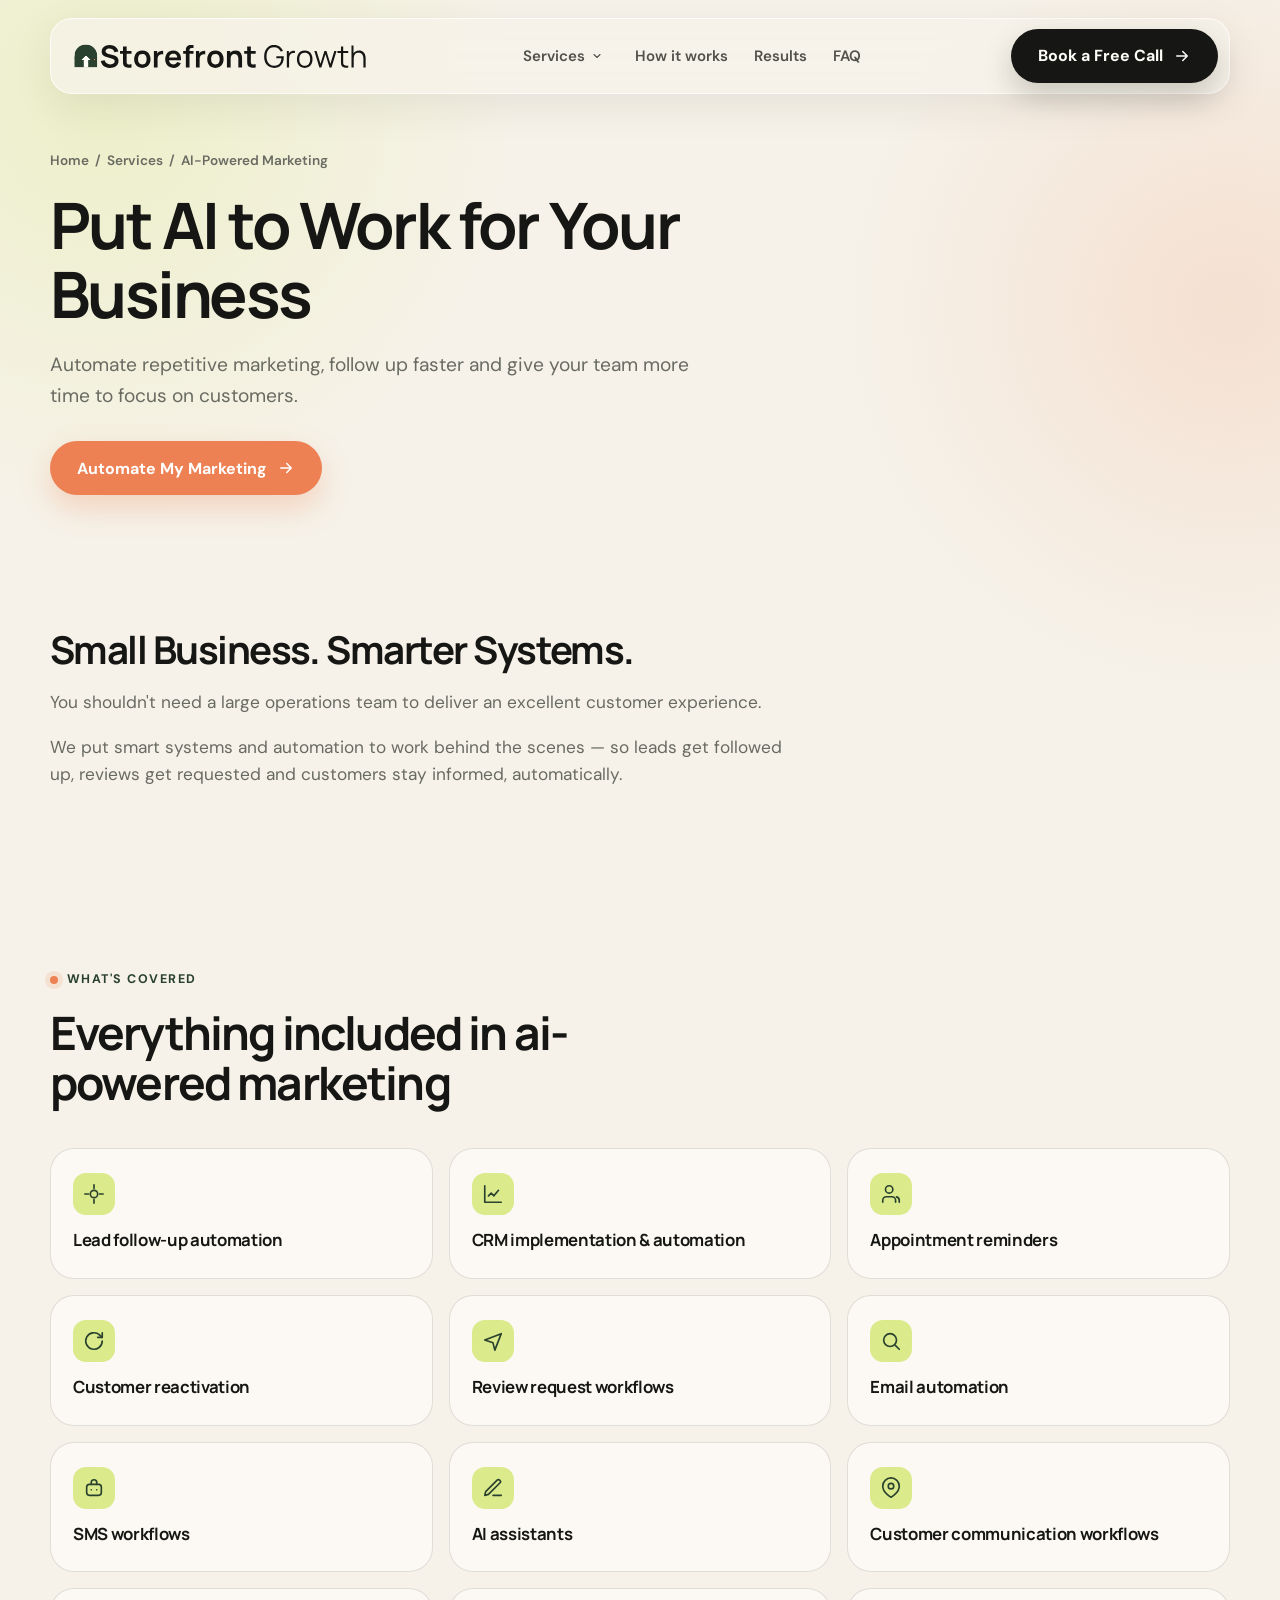
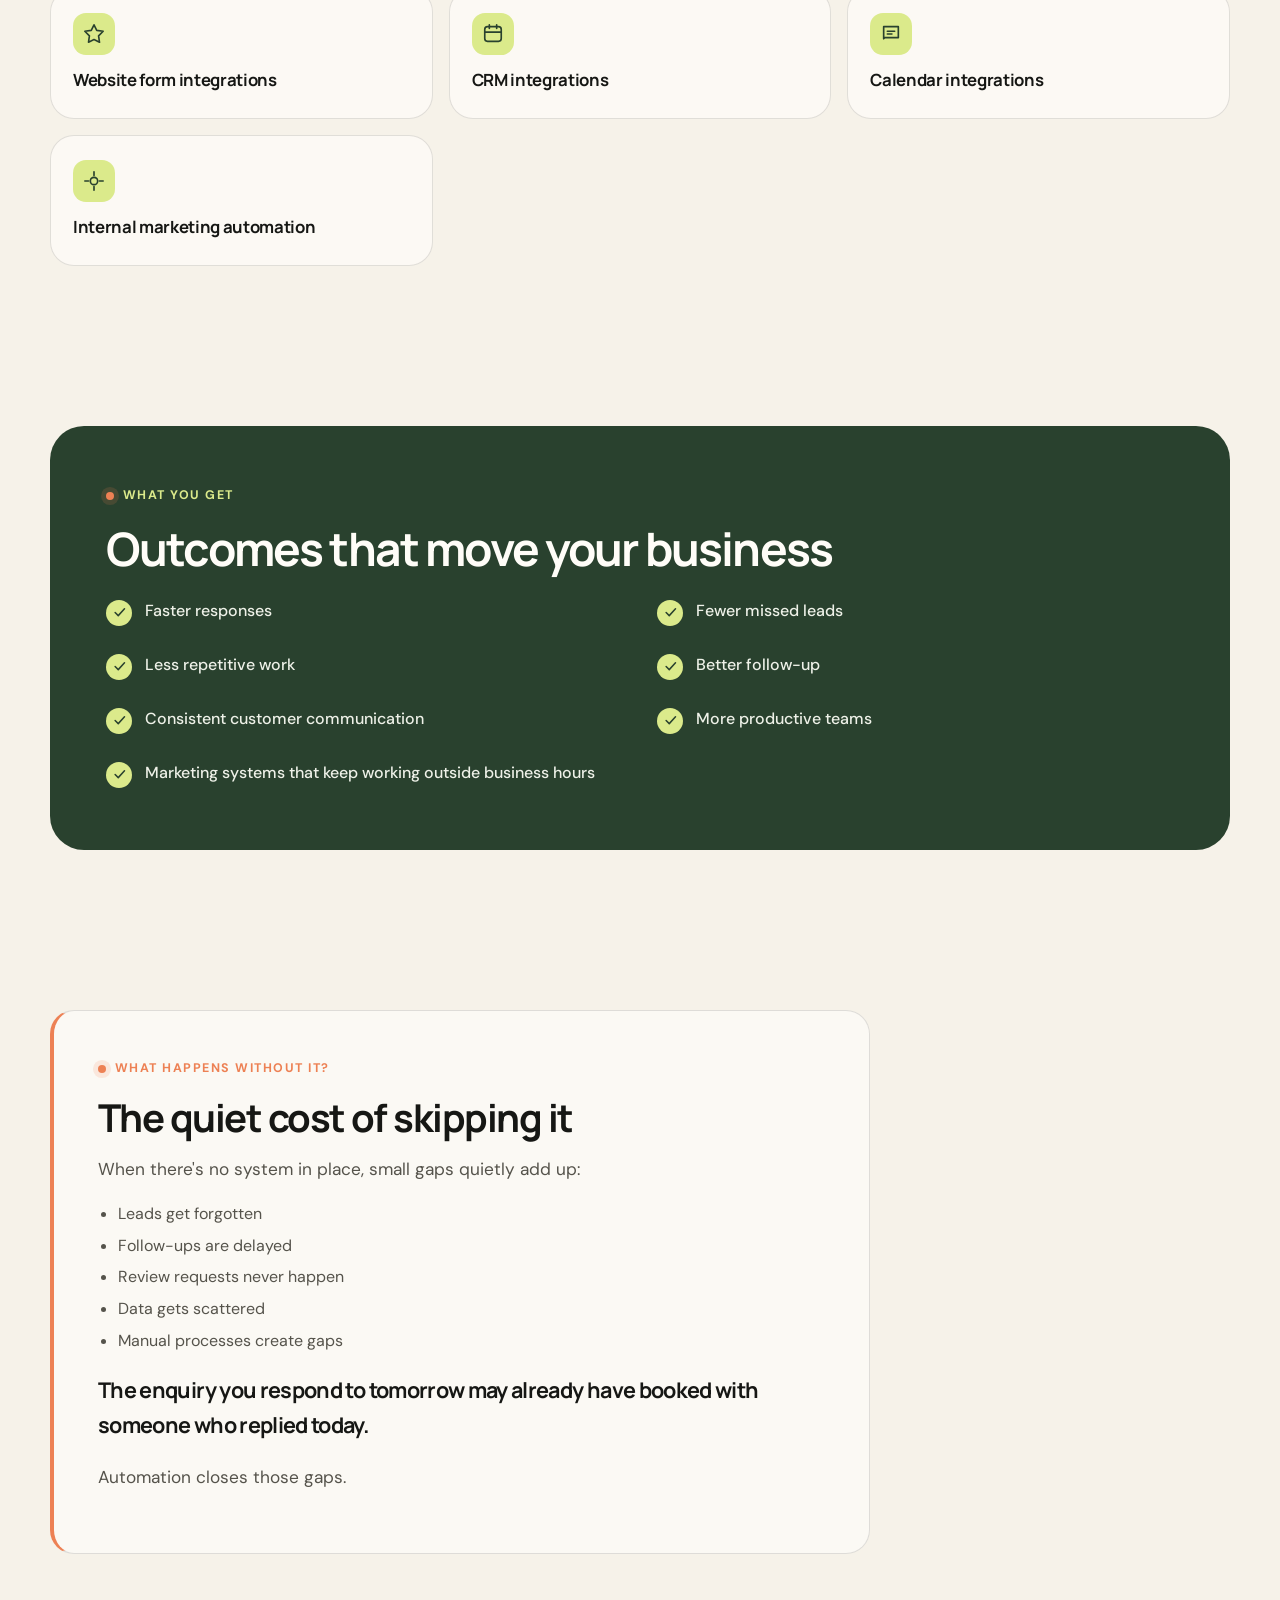
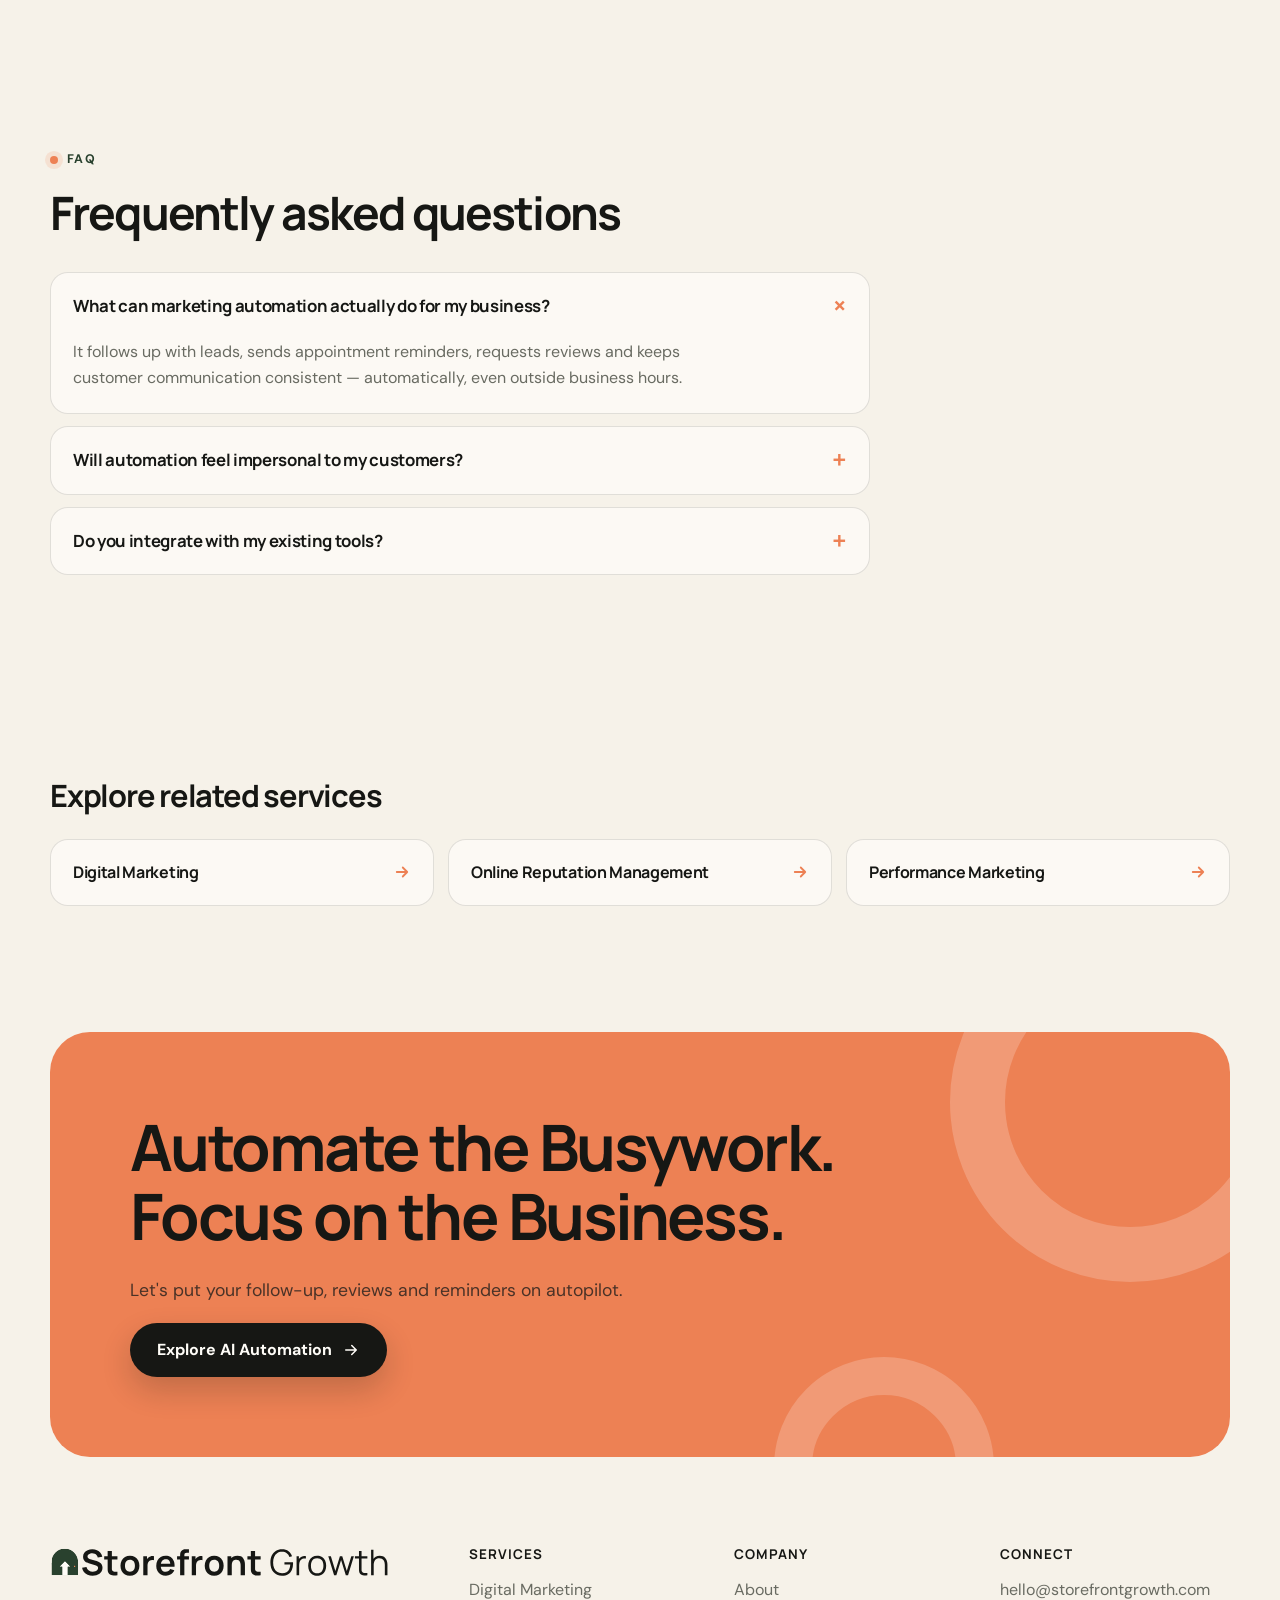
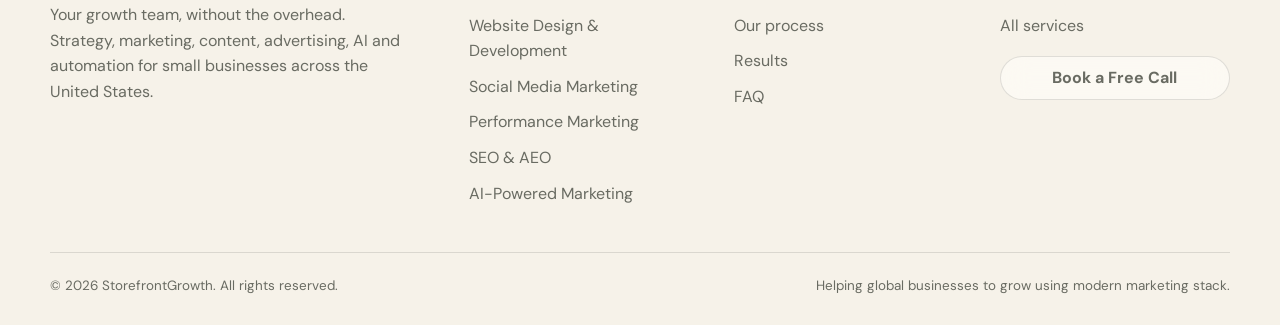
<file: services/ai-powered-marketing/index.html>
<!DOCTYPE html>
<html lang="en">
<head>
  <meta charset="UTF-8" />
  <meta name="viewport" content="width=device-width, initial-scale=1.0" />
  <meta name="description" content="Automate lead follow-up, CRM, customer communication, reviews and marketing workflows with AI-powered solutions for small businesses." />
  <link rel="canonical" href="https://storefrontgrowth.com/services/ai-powered-marketing/" />
  <meta name="robots" content="index, follow, max-image-preview:large" />
  <title>AI Marketing &amp; Automation for Small Businesses | StoreFrontGrowth</title>
  <!-- Google tag (gtag.js) -->
  <script async src="https://www.googletagmanager.com/gtag/js?id=G-RZE871RS3W"></script>
  <script>window.dataLayer=window.dataLayer||[];function gtag(){dataLayer.push(arguments);}gtag('js',new Date());gtag('config','G-RZE871RS3W');</script>
  <link rel="icon" type="image/svg+xml" href="/favicon.svg" />
  <link rel="icon" type="image/png" sizes="32x32" href="/favicon-32.png" />
  <link rel="apple-touch-icon" href="/apple-touch-icon.png" />

  <meta property="og:type" content="website" />
  <meta property="og:site_name" content="StorefrontGrowth" />
  <meta property="og:title" content="AI Marketing &amp; Automation for Small Businesses | StoreFrontGrowth" />
  <meta property="og:description" content="Automate lead follow-up, CRM, customer communication, reviews and marketing workflows with AI-powered solutions for small businesses." />
  <meta property="og:url" content="https://storefrontgrowth.com/services/ai-powered-marketing/" />
  <meta property="og:locale" content="en_US" />
  <meta name="twitter:card" content="summary" />
  <meta name="twitter:title" content="AI Marketing &amp; Automation for Small Businesses | StoreFrontGrowth" />
  <meta name="twitter:description" content="Automate lead follow-up, CRM, customer communication, reviews and marketing workflows with AI-powered solutions for small businesses." />

  <link rel="preconnect" href="https://fonts.googleapis.com">
  <link rel="preconnect" href="https://fonts.gstatic.com" crossorigin>
  <link href="https://fonts.googleapis.com/css2?family=DM+Sans:wght@400;500;600;700&family=Manrope:wght@500;600;700;800&display=swap" rel="stylesheet">
  <link rel="stylesheet" href="/assets/site.css">
  <style>
    .chip-row { display:flex; flex-wrap:wrap; gap:8px; margin-top:16px; }
    .chip { padding:7px 13px; border:1px solid var(--line); border-radius:999px; background:rgba(255,253,248,0.7); font-size:0.82rem; font-weight:600; color:#3c3e38; }
    .without-list { margin:14px 0 0; padding-left:20px; color:#55534b; }
    .without-list li { margin:6px 0; }
  </style>
  <script type="application/ld+json">
{
  "@context": "https://schema.org",
  "@graph": [
    {
      "@type": "Service",
      "name": "AI-Powered Marketing",
      "serviceType": "AI-Powered Marketing",
      "description": "Automate lead follow-up, CRM, customer communication, reviews and marketing workflows with AI-powered solutions for small businesses.",
      "url": "https://storefrontgrowth.com/services/ai-powered-marketing/",
      "areaServed": {
        "@type": "Country",
        "name": "United States"
      },
      "provider": {
        "@type": "Organization",
        "name": "StorefrontGrowth",
        "url": "https://storefrontgrowth.com/",
        "logo": "https://storefrontgrowth.com/assets/logo.svg"
      }
    },
    {
      "@type": "BreadcrumbList",
      "itemListElement": [
        {
          "@type": "ListItem",
          "position": 1,
          "name": "Home",
          "item": "https://storefrontgrowth.com/"
        },
        {
          "@type": "ListItem",
          "position": 2,
          "name": "Services",
          "item": "https://storefrontgrowth.com/#services"
        },
        {
          "@type": "ListItem",
          "position": 3,
          "name": "AI-Powered Marketing",
          "item": "https://storefrontgrowth.com/services/ai-powered-marketing/"
        }
      ]
    },
    {
      "@type": "FAQPage",
      "mainEntity": [
        {
          "@type": "Question",
          "name": "What can marketing automation actually do for my business?",
          "acceptedAnswer": {
            "@type": "Answer",
            "text": "It follows up with leads, sends appointment reminders, requests reviews and keeps customer communication consistent \u2014 automatically, even outside business hours."
          }
        },
        {
          "@type": "Question",
          "name": "Will automation feel impersonal to my customers?",
          "acceptedAnswer": {
            "@type": "Answer",
            "text": "No. We design workflows that keep communication timely and human while removing the repetitive manual work."
          }
        },
        {
          "@type": "Question",
          "name": "Do you integrate with my existing tools?",
          "acceptedAnswer": {
            "@type": "Answer",
            "text": "Yes. We connect your forms, CRM, calendar and communication tools into one system."
          }
        }
      ]
    }
  ]
}
  </script>
</head>
<body>
  <header class="header-wrap">
    <nav class="nav" id="mainNav" aria-label="Primary navigation">
      <a class="brand" href="/" aria-label="StorefrontGrowth home">
        <img src="/assets/logo.svg" alt="StorefrontGrowth" class="brand-logo" width="1380" height="122" />
      </a>
      <div class="nav-links">
        <div class="nav-dd">
          <button type="button" aria-haspopup="true" aria-expanded="false">Services
            <svg viewBox="0 0 24 24" fill="none" stroke="currentColor" stroke-width="2.2" stroke-linecap="round" stroke-linejoin="round"><path d="M6 9l6 6 6-6"/></svg>
          </button>
          <div class="nav-dd-menu">
          <a href="/services/digital-marketing/">Digital Marketing</a>
          <a href="/services/website-design-development/">Website Design &amp; Development</a>
          <a href="/services/social-media-marketing/">Social Media Marketing</a>
          <a href="/services/performance-marketing/">Performance Marketing</a>
          <a href="/services/seo-aeo/">SEO &amp; AEO</a>
          <a href="/services/ai-powered-marketing/">AI-Powered Marketing</a>
          <a href="/services/content-creation/">Content Creation</a>
          <a href="/services/google-business-profile/">Google Business Profile</a>
          <a href="/services/online-reputation-management/">Online Reputation Management</a>
          </div>
        </div>
        <a href="/#process">How it works</a>
        <a href="/#results">Results</a>
        <a href="/#faq">FAQ</a>
      </div>
      <button class="btn btn-primary js-open-modal" type="button">Book a Free Call <svg class="btn-arrow" viewBox="0 0 24 24" fill="none" stroke="currentColor" stroke-width="2" stroke-linecap="round" stroke-linejoin="round"><path d="M5 12h14M13 6l6 6-6 6"/></svg></button>
      <button class="menu-btn" id="menuBtn" type="button" aria-label="Open menu" aria-expanded="false">
        <svg width="22" viewBox="0 0 24 24" fill="none" stroke="currentColor" stroke-width="2" stroke-linecap="round"><path d="M4 8h16M4 16h16"/></svg>
      </button>
    </nav>
  </header>

  <div class="nav-mobile" id="mobileMenu" aria-hidden="true">
    <div class="m-head">Services</div>
    <div class="m-sub">
      <a href="/services/digital-marketing/">Digital Marketing</a>
      <a href="/services/website-design-development/">Website Design &amp; Development</a>
      <a href="/services/social-media-marketing/">Social Media Marketing</a>
      <a href="/services/performance-marketing/">Performance Marketing</a>
      <a href="/services/seo-aeo/">SEO &amp; AEO</a>
      <a href="/services/ai-powered-marketing/">AI-Powered Marketing</a>
      <a href="/services/content-creation/">Content Creation</a>
      <a href="/services/google-business-profile/">Google Business Profile</a>
      <a href="/services/online-reputation-management/">Online Reputation Management</a>
    </div>
    <a href="/#process">How it works</a>
    <a href="/#results">Results</a>
    <a href="/#faq">FAQ</a>
    <button class="btn btn-primary js-open-modal" type="button">Book a Free Call</button>
  </div>

  <main id="top">
    <section class="page-hero">
      <div class="container">
        <div class="inner reveal">
          <div class="crumbs"><a href="/">Home</a> &nbsp;/&nbsp; <a href="/#services">Services</a> &nbsp;/&nbsp; AI-Powered Marketing</div>
          <h1>Put AI to Work for Your Business</h1>
          <p class="lede">Automate repetitive marketing, follow up faster and give your team more time to focus on customers.</p>
          <button class="btn btn-accent js-open-modal" type="button">Automate My Marketing <svg class="btn-arrow" viewBox="0 0 24 24" fill="none" stroke="currentColor" stroke-width="2" stroke-linecap="round" stroke-linejoin="round"><path d="M5 12h14M13 6l6 6-6 6"/></svg></button>
        </div>
      </div>
    </section>

    <section class="section-sm">
      <div class="container">
        <div class="intro-block reveal">
          <h2>Small Business. Smarter Systems.</h2>
        <p>You shouldn&#x27;t need a large operations team to deliver an excellent customer experience.</p>
        <p>We put smart systems and automation to work behind the scenes — so leads get followed up, reviews get requested and customers stay informed, automatically.</p>
        </div>
      </div>
    </section>

    <section class="section">
      <div class="container">
        <div class="reveal" style="max-width:680px;margin-bottom:40px">
          <div class="eyebrow">What's covered</div>
          <h2>Everything included in ai-powered marketing</h2>
        </div>
        <div class="covered-grid reveal">
          <div class="covered-card"><span class="ic"><svg viewBox="0 0 24 24" fill="none" stroke="currentColor" stroke-width="1.8" stroke-linecap="round" stroke-linejoin="round"><path d="M12 2v4M12 18v4M2 12h4M18 12h4M12 8a4 4 0 100 8 4 4 0 000-8z"/></svg></span><strong>Lead follow-up automation</strong></div>
          <div class="covered-card"><span class="ic"><svg viewBox="0 0 24 24" fill="none" stroke="currentColor" stroke-width="1.8" stroke-linecap="round" stroke-linejoin="round"><path d="M3 3v18h18"/><path d="M7 14l3-3 3 3 5-6"/></svg></span><strong>CRM implementation &amp; automation</strong></div>
          <div class="covered-card"><span class="ic"><svg viewBox="0 0 24 24" fill="none" stroke="currentColor" stroke-width="1.8" stroke-linecap="round" stroke-linejoin="round"><path d="M17 21v-2a4 4 0 00-4-4H7a4 4 0 00-4 4v2"/><circle cx="10" cy="7" r="4"/><path d="M21 21v-2a4 4 0 00-3-3.87"/></svg></span><strong>Appointment reminders</strong></div>
          <div class="covered-card"><span class="ic"><svg viewBox="0 0 24 24" fill="none" stroke="currentColor" stroke-width="1.8" stroke-linecap="round" stroke-linejoin="round"><path d="M21 12a9 9 0 11-3-6.7L21 8"/><path d="M21 3v5h-5"/></svg></span><strong>Customer reactivation</strong></div>
          <div class="covered-card"><span class="ic"><svg viewBox="0 0 24 24" fill="none" stroke="currentColor" stroke-width="1.8" stroke-linecap="round" stroke-linejoin="round"><path d="M3 11l18-7-7 18-2-8-9-3z"/></svg></span><strong>Review request workflows</strong></div>
          <div class="covered-card"><span class="ic"><svg viewBox="0 0 24 24" fill="none" stroke="currentColor" stroke-width="1.8" stroke-linecap="round" stroke-linejoin="round"><circle cx="11" cy="11" r="7"/><path d="M21 21l-4.3-4.3"/></svg></span><strong>Email automation</strong></div>
          <div class="covered-card"><span class="ic"><svg viewBox="0 0 24 24" fill="none" stroke="currentColor" stroke-width="1.8" stroke-linecap="round" stroke-linejoin="round"><rect x="4" y="8" width="16" height="12" rx="3"/><path d="M9 8V6a3 3 0 016 0v2M9 14h.01M15 14h.01"/></svg></span><strong>SMS workflows</strong></div>
          <div class="covered-card"><span class="ic"><svg viewBox="0 0 24 24" fill="none" stroke="currentColor" stroke-width="1.8" stroke-linecap="round" stroke-linejoin="round"><path d="M12 20h9"/><path d="M16.5 3.5a2.1 2.1 0 013 3L7 19l-4 1 1-4z"/></svg></span><strong>AI assistants</strong></div>
          <div class="covered-card"><span class="ic"><svg viewBox="0 0 24 24" fill="none" stroke="currentColor" stroke-width="1.8" stroke-linecap="round" stroke-linejoin="round"><path d="M21 10c0 7-9 12-9 12s-9-5-9-12a9 9 0 0118 0z"/><circle cx="12" cy="10" r="3"/></svg></span><strong>Customer communication workflows</strong></div>
          <div class="covered-card"><span class="ic"><svg viewBox="0 0 24 24" fill="none" stroke="currentColor" stroke-width="1.8" stroke-linecap="round" stroke-linejoin="round"><path d="M12 2l3 6 7 1-5 5 1 7-6-3-6 3 1-7-5-5 7-1z"/></svg></span><strong>Website form integrations</strong></div>
          <div class="covered-card"><span class="ic"><svg viewBox="0 0 24 24" fill="none" stroke="currentColor" stroke-width="1.8" stroke-linecap="round" stroke-linejoin="round"><rect x="3" y="4" width="18" height="16" rx="3"/><path d="M8 2v4M16 2v4M3 10h18"/></svg></span><strong>CRM integrations</strong></div>
          <div class="covered-card"><span class="ic"><svg viewBox="0 0 24 24" fill="none" stroke="currentColor" stroke-width="1.8" stroke-linecap="round" stroke-linejoin="round"><path d="M4 4h16v12H5.2L4 17.2z"/><path d="M8 9h8M8 12h5"/></svg></span><strong>Calendar integrations</strong></div>
          <div class="covered-card"><span class="ic"><svg viewBox="0 0 24 24" fill="none" stroke="currentColor" stroke-width="1.8" stroke-linecap="round" stroke-linejoin="round"><path d="M12 2v4M12 18v4M2 12h4M18 12h4M12 8a4 4 0 100 8 4 4 0 000-8z"/></svg></span><strong>Internal marketing automation</strong></div>
        </div>
      </div>
    </section>

    <section class="section-sm">
      <div class="container">
        <div class="benefits reveal">
          <div class="eyebrow" style="color:var(--lime)">What you get</div>
          <h2>Outcomes that move your business</h2>
          <div class="benefit-grid">
            <div class="benefit-item"><span class="tick"><svg viewBox="0 0 24 24" fill="none" stroke="currentColor" stroke-width="2.4" stroke-linecap="round" stroke-linejoin="round"><path d="M5 12l5 5L20 6"/></svg></span><span>Faster responses</span></div>
            <div class="benefit-item"><span class="tick"><svg viewBox="0 0 24 24" fill="none" stroke="currentColor" stroke-width="2.4" stroke-linecap="round" stroke-linejoin="round"><path d="M5 12l5 5L20 6"/></svg></span><span>Fewer missed leads</span></div>
            <div class="benefit-item"><span class="tick"><svg viewBox="0 0 24 24" fill="none" stroke="currentColor" stroke-width="2.4" stroke-linecap="round" stroke-linejoin="round"><path d="M5 12l5 5L20 6"/></svg></span><span>Less repetitive work</span></div>
            <div class="benefit-item"><span class="tick"><svg viewBox="0 0 24 24" fill="none" stroke="currentColor" stroke-width="2.4" stroke-linecap="round" stroke-linejoin="round"><path d="M5 12l5 5L20 6"/></svg></span><span>Better follow-up</span></div>
            <div class="benefit-item"><span class="tick"><svg viewBox="0 0 24 24" fill="none" stroke="currentColor" stroke-width="2.4" stroke-linecap="round" stroke-linejoin="round"><path d="M5 12l5 5L20 6"/></svg></span><span>Consistent customer communication</span></div>
            <div class="benefit-item"><span class="tick"><svg viewBox="0 0 24 24" fill="none" stroke="currentColor" stroke-width="2.4" stroke-linecap="round" stroke-linejoin="round"><path d="M5 12l5 5L20 6"/></svg></span><span>More productive teams</span></div>
            <div class="benefit-item"><span class="tick"><svg viewBox="0 0 24 24" fill="none" stroke="currentColor" stroke-width="2.4" stroke-linecap="round" stroke-linejoin="round"><path d="M5 12l5 5L20 6"/></svg></span><span>Marketing systems that keep working outside business hours</span></div>
          </div>
        </div>
      </div>
    </section>

    <section class="section">
      <div class="container">
        <div class="without reveal">
          <div class="eyebrow" style="color:var(--orange)">What happens without it?</div>
          <h2>The quiet cost of skipping it</h2>
        <p>When there&#x27;s no system in place, small gaps quietly add up:</p>
        <ul class="without-list"><li>Leads get forgotten</li><li>Follow-ups are delayed</li><li>Review requests never happen</li><li>Data gets scattered</li><li>Manual processes create gaps</li></ul>
        <p class="pull">The enquiry you respond to tomorrow may already have booked with someone who replied today.</p>
        <p>Automation closes those gaps.</p>
        </div>
      </div>
    </section>

    <section class="section">
      <div class="container">
        <div class="reveal" style="max-width:820px;margin-bottom:34px">
          <div class="eyebrow">FAQ</div>
          <h2>Frequently asked questions</h2>
        </div>
        <div class="faqs reveal">
          <details open><summary>What can marketing automation actually do for my business?</summary><p>It follows up with leads, sends appointment reminders, requests reviews and keeps customer communication consistent — automatically, even outside business hours.</p></details>
          <details><summary>Will automation feel impersonal to my customers?</summary><p>No. We design workflows that keep communication timely and human while removing the repetitive manual work.</p></details>
          <details><summary>Do you integrate with my existing tools?</summary><p>Yes. We connect your forms, CRM, calendar and communication tools into one system.</p></details>
        </div>
      </div>
    </section>

    <section class="section related">
      <div class="container reveal">
        <h2>Explore related services</h2>
        <div class="related-row" style="margin-top:26px">
          <a class="related-card" href="/services/digital-marketing/">Digital Marketing<svg viewBox="0 0 24 24" fill="none" stroke="currentColor" stroke-width="2.4" stroke-linecap="round" stroke-linejoin="round"><path d="M5 12h14M13 6l6 6-6 6"/></svg></a>
          <a class="related-card" href="/services/online-reputation-management/">Online Reputation Management<svg viewBox="0 0 24 24" fill="none" stroke="currentColor" stroke-width="2.4" stroke-linecap="round" stroke-linejoin="round"><path d="M5 12h14M13 6l6 6-6 6"/></svg></a>
          <a class="related-card" href="/services/performance-marketing/">Performance Marketing<svg viewBox="0 0 24 24" fill="none" stroke="currentColor" stroke-width="2.4" stroke-linecap="round" stroke-linejoin="round"><path d="M5 12h14M13 6l6 6-6 6"/></svg></a>
        </div>
      </div>
    </section>

    <section class="cta-band">
      <div class="container">
        <div class="cta-card reveal">
          <div class="cta-shape one" aria-hidden="true"></div>
          <div class="cta-shape two" aria-hidden="true"></div>
          <h2>Automate the Busywork. Focus on the Business.</h2>
          <p>Let&#x27;s put your follow-up, reviews and reminders on autopilot.</p>
          <button class="btn btn-primary js-open-modal" type="button">Explore AI Automation <svg class="btn-arrow" viewBox="0 0 24 24" fill="none" stroke="currentColor" stroke-width="2" stroke-linecap="round" stroke-linejoin="round"><path d="M5 12h14M13 6l6 6-6 6"/></svg></button>
        </div>
      </div>
    </section>
  </main>

  <footer>
    <div class="container">
      <div class="footer-grid">
        <div class="footer-brand">
          <a class="brand" href="/" aria-label="StorefrontGrowth home">
            <img src="/assets/logo.svg" alt="StorefrontGrowth" class="brand-logo" width="1380" height="122" />
          </a>
          <p>Your growth team, without the overhead. Strategy, marketing, content, advertising, AI and automation for small businesses across the United States.</p>
        </div>
        <div class="footer-col">
          <h4>Services</h4>
          <div class="footer-links"><a href="/services/digital-marketing/">Digital Marketing</a><a href="/services/website-design-development/">Website Design &amp; Development</a><a href="/services/social-media-marketing/">Social Media Marketing</a><a href="/services/performance-marketing/">Performance Marketing</a><a href="/services/seo-aeo/">SEO &amp; AEO</a><a href="/services/ai-powered-marketing/">AI-Powered Marketing</a></div>
        </div>
        <div class="footer-col">
          <h4>Company</h4>
          <div class="footer-links"><a href="/#outcomes">About</a><a href="/#process">Our process</a><a href="/#results">Results</a><a href="/#faq">FAQ</a></div>
        </div>
        <div class="footer-col">
          <h4>Connect</h4>
          <div class="footer-links"><a href="mailto:hello@storefrontgrowth.com">hello@storefrontgrowth.com</a><a href="/#services">All services</a><button class="btn btn-secondary js-open-modal" type="button" style="margin-top:8px;min-height:44px;padding:0 14px;">Book a Free Call</button></div>
        </div>
      </div>
      <div class="footer-bottom"><span>© <span id="year"></span> StorefrontGrowth. All rights reserved.</span><span>Helping global businesses to grow using modern marketing stack.</span></div>
    </div>
  </footer>

  <div class="modal" id="contactModal" role="dialog" aria-modal="true" aria-labelledby="modalTitle">
    <div class="modal-card">
      <button class="modal-close" id="modalClose" type="button" aria-label="Close">×</button>
      <div class="eyebrow">Free consultation</div>
      <h3 id="modalTitle">Book a free call.</h3>
      <p>Share a few details and we'll identify the most useful next step for your business.</p>
      <form class="contact-form" id="contactForm">
        <div class="form-row">
          <label>First name<input name="firstName" type="text" placeholder="Jordan" required></label>
          <label>Business name<input name="businessName" type="text" placeholder="Your business" required></label>
        </div>
        <div class="form-row">
          <label>Work email<input name="email" type="email" placeholder="you@company.com" required></label>
          <label>Phone number<input name="phone" type="tel" placeholder="(555) 010-4482" required></label>
        </div>
        <div class="form-row">
          <label>What do you need help with?
            <select name="service" required>
              <option value="">Choose a service</option>
              <option>Digital Marketing</option><option>Website Design &amp; Development</option><option>Social Media Marketing</option><option>Performance Marketing</option><option>SEO &amp; AEO</option><option>AI-Powered Marketing</option><option>Content Creation</option><option>Google Business Profile</option><option>Online Reputation Management</option><option>Not sure yet</option>
            </select>
          </label>
          <label>Approximate monthly budget
            <select name="budget" required>
              <option value="">Choose a range</option>
              <option>Under $1,000</option>
              <option>$1,000 to $2,500</option>
              <option>$2,500 to $5,000</option>
              <option>$5,000+</option>
            </select>
          </label>
        </div>
        <input type="checkbox" name="botcheck" tabindex="-1" autocomplete="off" style="position:absolute;left:-9999px;width:0;height:0;opacity:0" aria-hidden="true">
        <div class="form-success" id="formSuccess">Thanks! We've got your details and will call you back shortly.</div>
        <button class="btn btn-primary" type="submit">Book a Free Call</button>
      </form>
    </div>
  </div>
  <script src="/assets/site.js"></script>
</body>
</html>
</file>
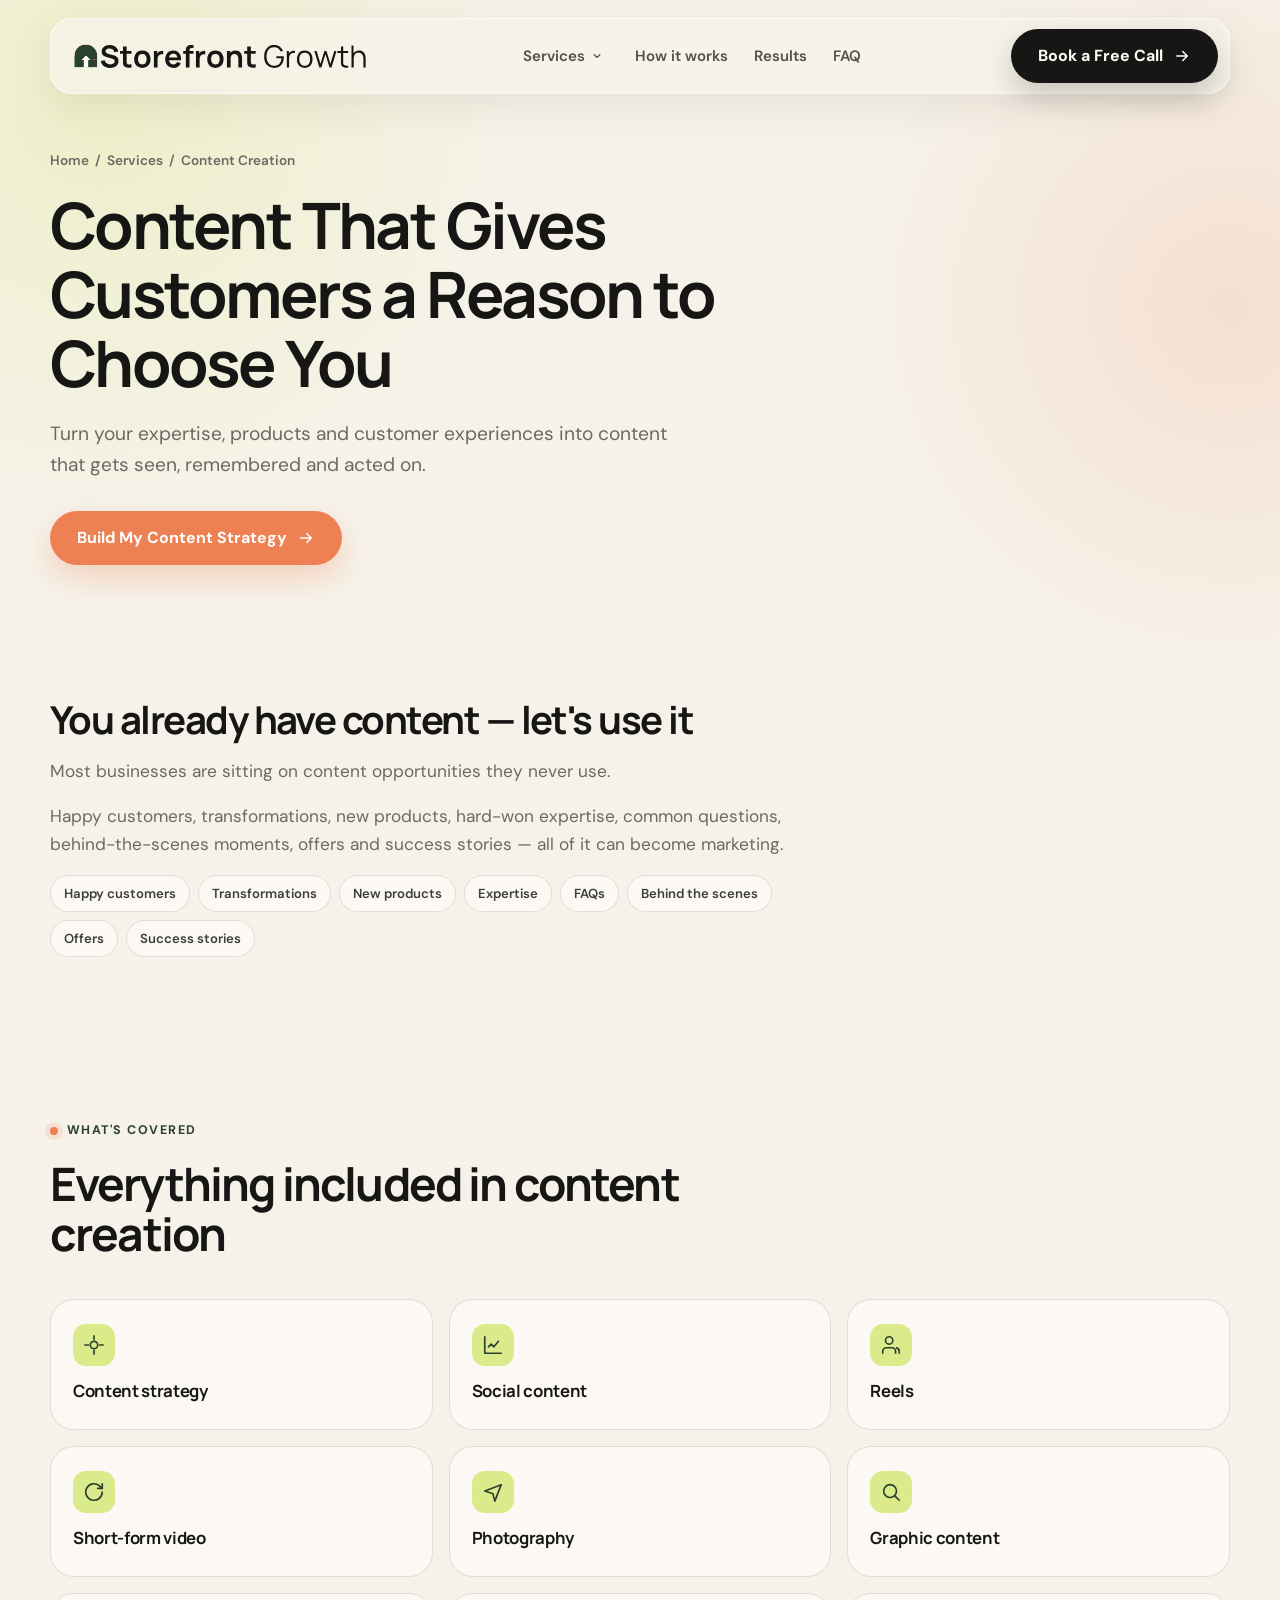
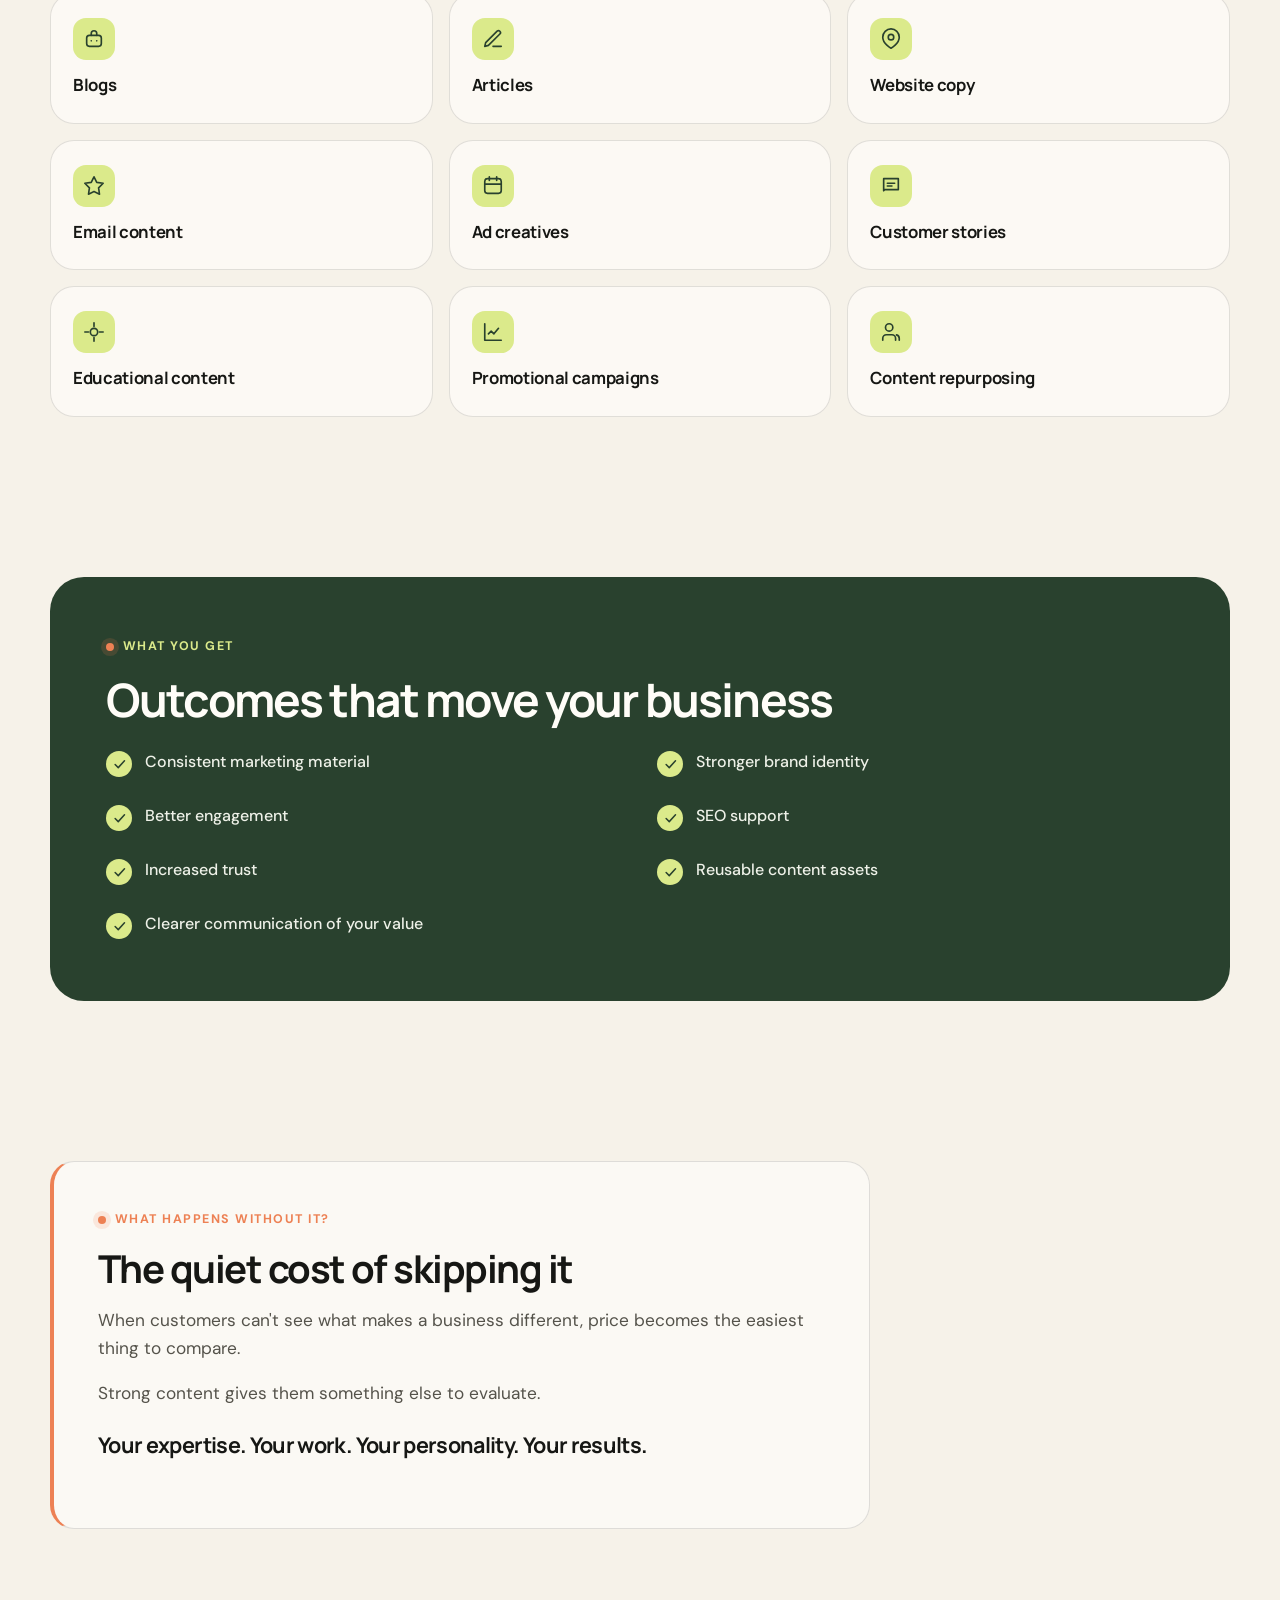
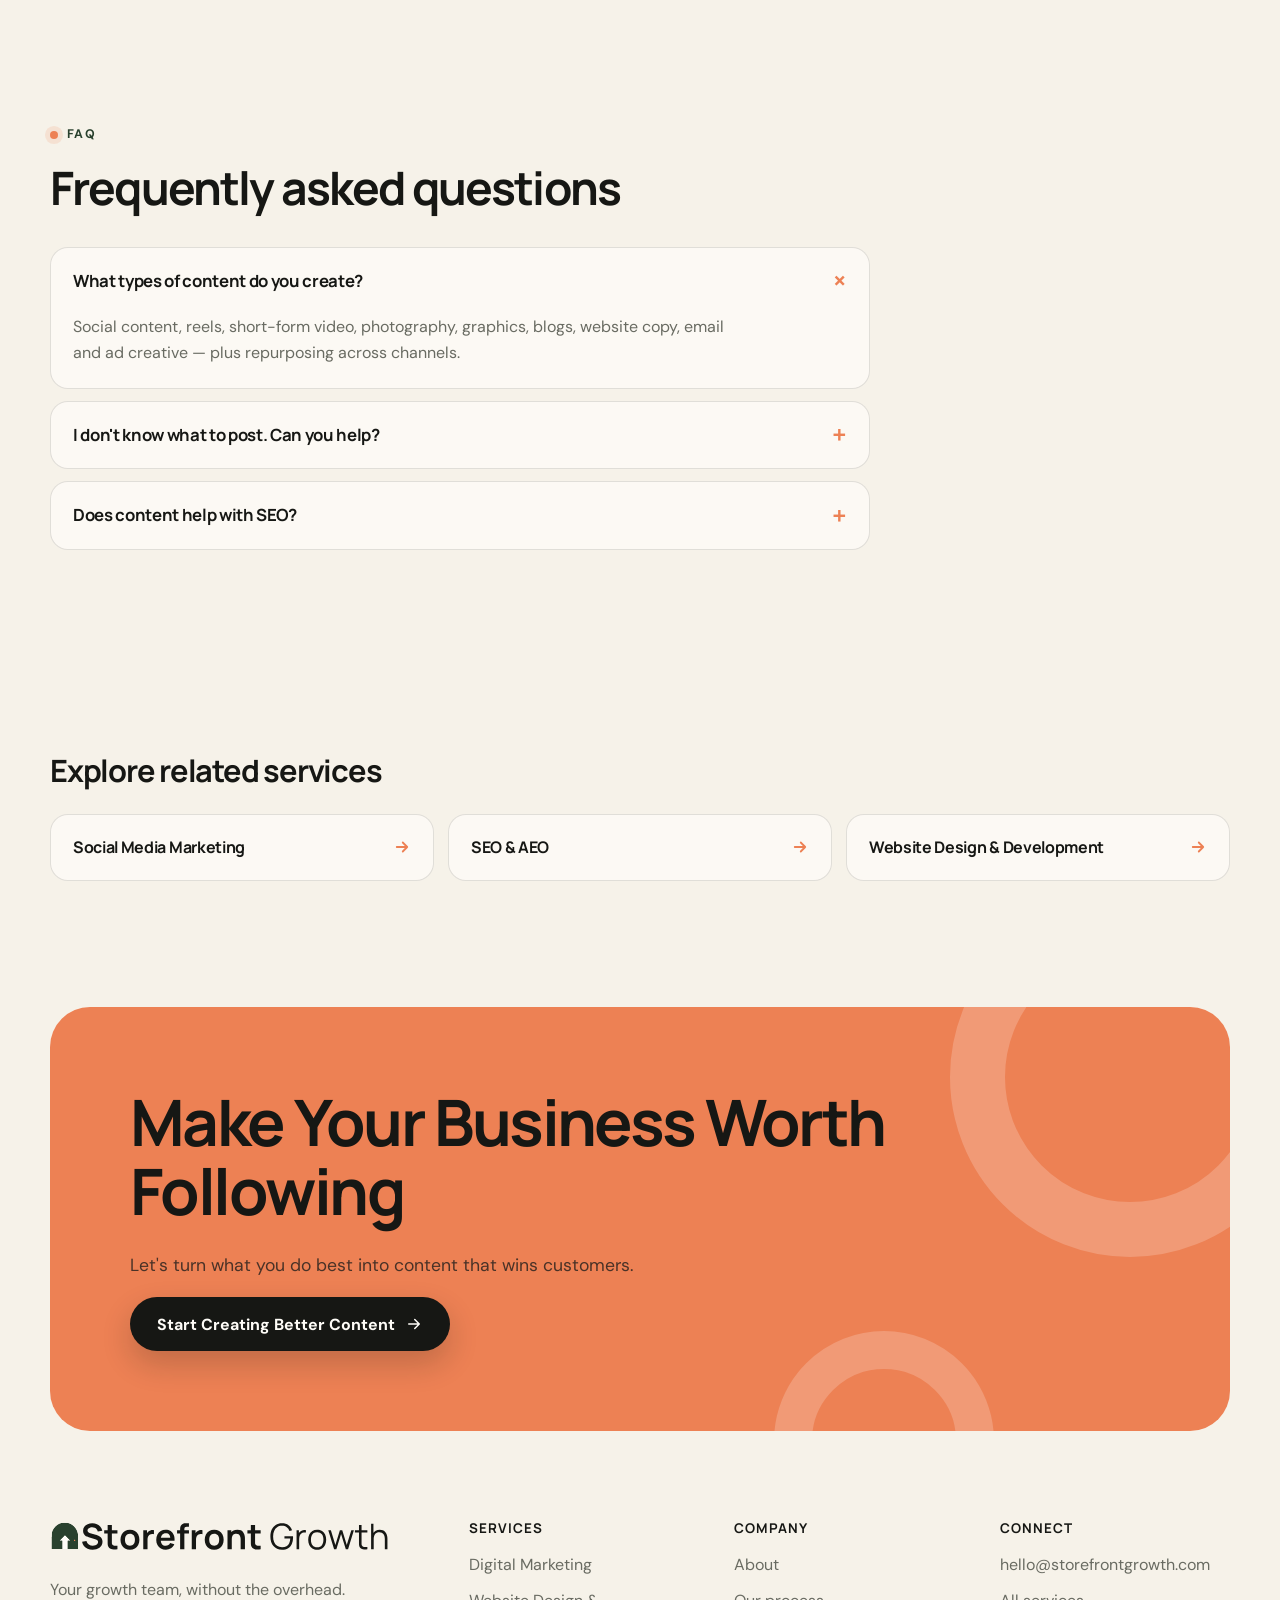
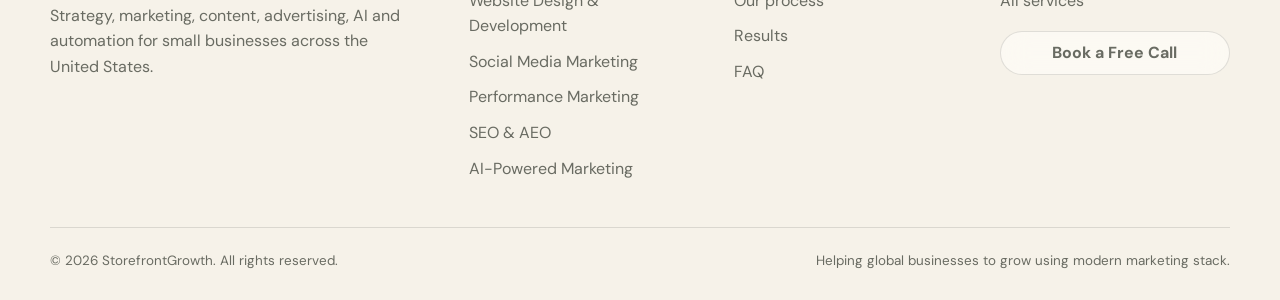
<file: services/content-creation/index.html>
<!DOCTYPE html>
<html lang="en">
<head>
  <meta charset="UTF-8" />
  <meta name="viewport" content="width=device-width, initial-scale=1.0" />
  <meta name="description" content="Build your brand with social content, reels, photography, blogs, website copy and creative campaigns designed for small businesses." />
  <link rel="canonical" href="https://storefrontgrowth.com/services/content-creation/" />
  <meta name="robots" content="index, follow, max-image-preview:large" />
  <title>Content Creation for Small Businesses | StoreFrontGrowth</title>
  <!-- Google tag (gtag.js) -->
  <script async src="https://www.googletagmanager.com/gtag/js?id=G-RZE871RS3W"></script>
  <script>window.dataLayer=window.dataLayer||[];function gtag(){dataLayer.push(arguments);}gtag('js',new Date());gtag('config','G-RZE871RS3W');</script>
  <link rel="icon" type="image/svg+xml" href="/favicon.svg" />
  <link rel="icon" type="image/png" sizes="32x32" href="/favicon-32.png" />
  <link rel="apple-touch-icon" href="/apple-touch-icon.png" />

  <meta property="og:type" content="website" />
  <meta property="og:site_name" content="StorefrontGrowth" />
  <meta property="og:title" content="Content Creation for Small Businesses | StoreFrontGrowth" />
  <meta property="og:description" content="Build your brand with social content, reels, photography, blogs, website copy and creative campaigns designed for small businesses." />
  <meta property="og:url" content="https://storefrontgrowth.com/services/content-creation/" />
  <meta property="og:locale" content="en_US" />
  <meta name="twitter:card" content="summary" />
  <meta name="twitter:title" content="Content Creation for Small Businesses | StoreFrontGrowth" />
  <meta name="twitter:description" content="Build your brand with social content, reels, photography, blogs, website copy and creative campaigns designed for small businesses." />

  <link rel="preconnect" href="https://fonts.googleapis.com">
  <link rel="preconnect" href="https://fonts.gstatic.com" crossorigin>
  <link href="https://fonts.googleapis.com/css2?family=DM+Sans:wght@400;500;600;700&family=Manrope:wght@500;600;700;800&display=swap" rel="stylesheet">
  <link rel="stylesheet" href="/assets/site.css">
  <style>
    .chip-row { display:flex; flex-wrap:wrap; gap:8px; margin-top:16px; }
    .chip { padding:7px 13px; border:1px solid var(--line); border-radius:999px; background:rgba(255,253,248,0.7); font-size:0.82rem; font-weight:600; color:#3c3e38; }
    .without-list { margin:14px 0 0; padding-left:20px; color:#55534b; }
    .without-list li { margin:6px 0; }
  </style>
  <script type="application/ld+json">
{
  "@context": "https://schema.org",
  "@graph": [
    {
      "@type": "Service",
      "name": "Content Creation",
      "serviceType": "Content Creation",
      "description": "Build your brand with social content, reels, photography, blogs, website copy and creative campaigns designed for small businesses.",
      "url": "https://storefrontgrowth.com/services/content-creation/",
      "areaServed": {
        "@type": "Country",
        "name": "United States"
      },
      "provider": {
        "@type": "Organization",
        "name": "StorefrontGrowth",
        "url": "https://storefrontgrowth.com/",
        "logo": "https://storefrontgrowth.com/assets/logo.svg"
      }
    },
    {
      "@type": "BreadcrumbList",
      "itemListElement": [
        {
          "@type": "ListItem",
          "position": 1,
          "name": "Home",
          "item": "https://storefrontgrowth.com/"
        },
        {
          "@type": "ListItem",
          "position": 2,
          "name": "Services",
          "item": "https://storefrontgrowth.com/#services"
        },
        {
          "@type": "ListItem",
          "position": 3,
          "name": "Content Creation",
          "item": "https://storefrontgrowth.com/services/content-creation/"
        }
      ]
    },
    {
      "@type": "FAQPage",
      "mainEntity": [
        {
          "@type": "Question",
          "name": "What types of content do you create?",
          "acceptedAnswer": {
            "@type": "Answer",
            "text": "Social content, reels, short-form video, photography, graphics, blogs, website copy, email and ad creative \u2014 plus repurposing across channels."
          }
        },
        {
          "@type": "Question",
          "name": "I don't know what to post. Can you help?",
          "acceptedAnswer": {
            "@type": "Answer",
            "text": "Yes. We turn your expertise, customers and offers into a clear content plan, so you're never staring at a blank page."
          }
        },
        {
          "@type": "Question",
          "name": "Does content help with SEO?",
          "acceptedAnswer": {
            "@type": "Answer",
            "text": "Yes. Strong, relevant content supports search visibility and gives customers more reasons to choose you."
          }
        }
      ]
    }
  ]
}
  </script>
</head>
<body>
  <header class="header-wrap">
    <nav class="nav" id="mainNav" aria-label="Primary navigation">
      <a class="brand" href="/" aria-label="StorefrontGrowth home">
        <img src="/assets/logo.svg" alt="StorefrontGrowth" class="brand-logo" width="1380" height="122" />
      </a>
      <div class="nav-links">
        <div class="nav-dd">
          <button type="button" aria-haspopup="true" aria-expanded="false">Services
            <svg viewBox="0 0 24 24" fill="none" stroke="currentColor" stroke-width="2.2" stroke-linecap="round" stroke-linejoin="round"><path d="M6 9l6 6 6-6"/></svg>
          </button>
          <div class="nav-dd-menu">
          <a href="/services/digital-marketing/">Digital Marketing</a>
          <a href="/services/website-design-development/">Website Design &amp; Development</a>
          <a href="/services/social-media-marketing/">Social Media Marketing</a>
          <a href="/services/performance-marketing/">Performance Marketing</a>
          <a href="/services/seo-aeo/">SEO &amp; AEO</a>
          <a href="/services/ai-powered-marketing/">AI-Powered Marketing</a>
          <a href="/services/content-creation/">Content Creation</a>
          <a href="/services/google-business-profile/">Google Business Profile</a>
          <a href="/services/online-reputation-management/">Online Reputation Management</a>
          </div>
        </div>
        <a href="/#process">How it works</a>
        <a href="/#results">Results</a>
        <a href="/#faq">FAQ</a>
      </div>
      <button class="btn btn-primary js-open-modal" type="button">Book a Free Call <svg class="btn-arrow" viewBox="0 0 24 24" fill="none" stroke="currentColor" stroke-width="2" stroke-linecap="round" stroke-linejoin="round"><path d="M5 12h14M13 6l6 6-6 6"/></svg></button>
      <button class="menu-btn" id="menuBtn" type="button" aria-label="Open menu" aria-expanded="false">
        <svg width="22" viewBox="0 0 24 24" fill="none" stroke="currentColor" stroke-width="2" stroke-linecap="round"><path d="M4 8h16M4 16h16"/></svg>
      </button>
    </nav>
  </header>

  <div class="nav-mobile" id="mobileMenu" aria-hidden="true">
    <div class="m-head">Services</div>
    <div class="m-sub">
      <a href="/services/digital-marketing/">Digital Marketing</a>
      <a href="/services/website-design-development/">Website Design &amp; Development</a>
      <a href="/services/social-media-marketing/">Social Media Marketing</a>
      <a href="/services/performance-marketing/">Performance Marketing</a>
      <a href="/services/seo-aeo/">SEO &amp; AEO</a>
      <a href="/services/ai-powered-marketing/">AI-Powered Marketing</a>
      <a href="/services/content-creation/">Content Creation</a>
      <a href="/services/google-business-profile/">Google Business Profile</a>
      <a href="/services/online-reputation-management/">Online Reputation Management</a>
    </div>
    <a href="/#process">How it works</a>
    <a href="/#results">Results</a>
    <a href="/#faq">FAQ</a>
    <button class="btn btn-primary js-open-modal" type="button">Book a Free Call</button>
  </div>

  <main id="top">
    <section class="page-hero">
      <div class="container">
        <div class="inner reveal">
          <div class="crumbs"><a href="/">Home</a> &nbsp;/&nbsp; <a href="/#services">Services</a> &nbsp;/&nbsp; Content Creation</div>
          <h1>Content That Gives Customers a Reason to Choose You</h1>
          <p class="lede">Turn your expertise, products and customer experiences into content that gets seen, remembered and acted on.</p>
          <button class="btn btn-accent js-open-modal" type="button">Build My Content Strategy <svg class="btn-arrow" viewBox="0 0 24 24" fill="none" stroke="currentColor" stroke-width="2" stroke-linecap="round" stroke-linejoin="round"><path d="M5 12h14M13 6l6 6-6 6"/></svg></button>
        </div>
      </div>
    </section>

    <section class="section-sm">
      <div class="container">
        <div class="intro-block reveal">
          <h2>You already have content — let&#x27;s use it</h2>
        <p>Most businesses are sitting on content opportunities they never use.</p>
        <p>Happy customers, transformations, new products, hard-won expertise, common questions, behind-the-scenes moments, offers and success stories — all of it can become marketing.</p>
        <div class="chip-row"><span class="chip">Happy customers</span><span class="chip">Transformations</span><span class="chip">New products</span><span class="chip">Expertise</span><span class="chip">FAQs</span><span class="chip">Behind the scenes</span><span class="chip">Offers</span><span class="chip">Success stories</span></div>
        </div>
      </div>
    </section>

    <section class="section">
      <div class="container">
        <div class="reveal" style="max-width:680px;margin-bottom:40px">
          <div class="eyebrow">What's covered</div>
          <h2>Everything included in content creation</h2>
        </div>
        <div class="covered-grid reveal">
          <div class="covered-card"><span class="ic"><svg viewBox="0 0 24 24" fill="none" stroke="currentColor" stroke-width="1.8" stroke-linecap="round" stroke-linejoin="round"><path d="M12 2v4M12 18v4M2 12h4M18 12h4M12 8a4 4 0 100 8 4 4 0 000-8z"/></svg></span><strong>Content strategy</strong></div>
          <div class="covered-card"><span class="ic"><svg viewBox="0 0 24 24" fill="none" stroke="currentColor" stroke-width="1.8" stroke-linecap="round" stroke-linejoin="round"><path d="M3 3v18h18"/><path d="M7 14l3-3 3 3 5-6"/></svg></span><strong>Social content</strong></div>
          <div class="covered-card"><span class="ic"><svg viewBox="0 0 24 24" fill="none" stroke="currentColor" stroke-width="1.8" stroke-linecap="round" stroke-linejoin="round"><path d="M17 21v-2a4 4 0 00-4-4H7a4 4 0 00-4 4v2"/><circle cx="10" cy="7" r="4"/><path d="M21 21v-2a4 4 0 00-3-3.87"/></svg></span><strong>Reels</strong></div>
          <div class="covered-card"><span class="ic"><svg viewBox="0 0 24 24" fill="none" stroke="currentColor" stroke-width="1.8" stroke-linecap="round" stroke-linejoin="round"><path d="M21 12a9 9 0 11-3-6.7L21 8"/><path d="M21 3v5h-5"/></svg></span><strong>Short-form video</strong></div>
          <div class="covered-card"><span class="ic"><svg viewBox="0 0 24 24" fill="none" stroke="currentColor" stroke-width="1.8" stroke-linecap="round" stroke-linejoin="round"><path d="M3 11l18-7-7 18-2-8-9-3z"/></svg></span><strong>Photography</strong></div>
          <div class="covered-card"><span class="ic"><svg viewBox="0 0 24 24" fill="none" stroke="currentColor" stroke-width="1.8" stroke-linecap="round" stroke-linejoin="round"><circle cx="11" cy="11" r="7"/><path d="M21 21l-4.3-4.3"/></svg></span><strong>Graphic content</strong></div>
          <div class="covered-card"><span class="ic"><svg viewBox="0 0 24 24" fill="none" stroke="currentColor" stroke-width="1.8" stroke-linecap="round" stroke-linejoin="round"><rect x="4" y="8" width="16" height="12" rx="3"/><path d="M9 8V6a3 3 0 016 0v2M9 14h.01M15 14h.01"/></svg></span><strong>Blogs</strong></div>
          <div class="covered-card"><span class="ic"><svg viewBox="0 0 24 24" fill="none" stroke="currentColor" stroke-width="1.8" stroke-linecap="round" stroke-linejoin="round"><path d="M12 20h9"/><path d="M16.5 3.5a2.1 2.1 0 013 3L7 19l-4 1 1-4z"/></svg></span><strong>Articles</strong></div>
          <div class="covered-card"><span class="ic"><svg viewBox="0 0 24 24" fill="none" stroke="currentColor" stroke-width="1.8" stroke-linecap="round" stroke-linejoin="round"><path d="M21 10c0 7-9 12-9 12s-9-5-9-12a9 9 0 0118 0z"/><circle cx="12" cy="10" r="3"/></svg></span><strong>Website copy</strong></div>
          <div class="covered-card"><span class="ic"><svg viewBox="0 0 24 24" fill="none" stroke="currentColor" stroke-width="1.8" stroke-linecap="round" stroke-linejoin="round"><path d="M12 2l3 6 7 1-5 5 1 7-6-3-6 3 1-7-5-5 7-1z"/></svg></span><strong>Email content</strong></div>
          <div class="covered-card"><span class="ic"><svg viewBox="0 0 24 24" fill="none" stroke="currentColor" stroke-width="1.8" stroke-linecap="round" stroke-linejoin="round"><rect x="3" y="4" width="18" height="16" rx="3"/><path d="M8 2v4M16 2v4M3 10h18"/></svg></span><strong>Ad creatives</strong></div>
          <div class="covered-card"><span class="ic"><svg viewBox="0 0 24 24" fill="none" stroke="currentColor" stroke-width="1.8" stroke-linecap="round" stroke-linejoin="round"><path d="M4 4h16v12H5.2L4 17.2z"/><path d="M8 9h8M8 12h5"/></svg></span><strong>Customer stories</strong></div>
          <div class="covered-card"><span class="ic"><svg viewBox="0 0 24 24" fill="none" stroke="currentColor" stroke-width="1.8" stroke-linecap="round" stroke-linejoin="round"><path d="M12 2v4M12 18v4M2 12h4M18 12h4M12 8a4 4 0 100 8 4 4 0 000-8z"/></svg></span><strong>Educational content</strong></div>
          <div class="covered-card"><span class="ic"><svg viewBox="0 0 24 24" fill="none" stroke="currentColor" stroke-width="1.8" stroke-linecap="round" stroke-linejoin="round"><path d="M3 3v18h18"/><path d="M7 14l3-3 3 3 5-6"/></svg></span><strong>Promotional campaigns</strong></div>
          <div class="covered-card"><span class="ic"><svg viewBox="0 0 24 24" fill="none" stroke="currentColor" stroke-width="1.8" stroke-linecap="round" stroke-linejoin="round"><path d="M17 21v-2a4 4 0 00-4-4H7a4 4 0 00-4 4v2"/><circle cx="10" cy="7" r="4"/><path d="M21 21v-2a4 4 0 00-3-3.87"/></svg></span><strong>Content repurposing</strong></div>
        </div>
      </div>
    </section>

    <section class="section-sm">
      <div class="container">
        <div class="benefits reveal">
          <div class="eyebrow" style="color:var(--lime)">What you get</div>
          <h2>Outcomes that move your business</h2>
          <div class="benefit-grid">
            <div class="benefit-item"><span class="tick"><svg viewBox="0 0 24 24" fill="none" stroke="currentColor" stroke-width="2.4" stroke-linecap="round" stroke-linejoin="round"><path d="M5 12l5 5L20 6"/></svg></span><span>Consistent marketing material</span></div>
            <div class="benefit-item"><span class="tick"><svg viewBox="0 0 24 24" fill="none" stroke="currentColor" stroke-width="2.4" stroke-linecap="round" stroke-linejoin="round"><path d="M5 12l5 5L20 6"/></svg></span><span>Stronger brand identity</span></div>
            <div class="benefit-item"><span class="tick"><svg viewBox="0 0 24 24" fill="none" stroke="currentColor" stroke-width="2.4" stroke-linecap="round" stroke-linejoin="round"><path d="M5 12l5 5L20 6"/></svg></span><span>Better engagement</span></div>
            <div class="benefit-item"><span class="tick"><svg viewBox="0 0 24 24" fill="none" stroke="currentColor" stroke-width="2.4" stroke-linecap="round" stroke-linejoin="round"><path d="M5 12l5 5L20 6"/></svg></span><span>SEO support</span></div>
            <div class="benefit-item"><span class="tick"><svg viewBox="0 0 24 24" fill="none" stroke="currentColor" stroke-width="2.4" stroke-linecap="round" stroke-linejoin="round"><path d="M5 12l5 5L20 6"/></svg></span><span>Increased trust</span></div>
            <div class="benefit-item"><span class="tick"><svg viewBox="0 0 24 24" fill="none" stroke="currentColor" stroke-width="2.4" stroke-linecap="round" stroke-linejoin="round"><path d="M5 12l5 5L20 6"/></svg></span><span>Reusable content assets</span></div>
            <div class="benefit-item"><span class="tick"><svg viewBox="0 0 24 24" fill="none" stroke="currentColor" stroke-width="2.4" stroke-linecap="round" stroke-linejoin="round"><path d="M5 12l5 5L20 6"/></svg></span><span>Clearer communication of your value</span></div>
          </div>
        </div>
      </div>
    </section>

    <section class="section">
      <div class="container">
        <div class="without reveal">
          <div class="eyebrow" style="color:var(--orange)">What happens without it?</div>
          <h2>The quiet cost of skipping it</h2>
        <p>When customers can&#x27;t see what makes a business different, price becomes the easiest thing to compare.</p>
        <p>Strong content gives them something else to evaluate.</p>
        <p class="pull">Your expertise. Your work. Your personality. Your results.</p>
        </div>
      </div>
    </section>

    <section class="section">
      <div class="container">
        <div class="reveal" style="max-width:820px;margin-bottom:34px">
          <div class="eyebrow">FAQ</div>
          <h2>Frequently asked questions</h2>
        </div>
        <div class="faqs reveal">
          <details open><summary>What types of content do you create?</summary><p>Social content, reels, short-form video, photography, graphics, blogs, website copy, email and ad creative — plus repurposing across channels.</p></details>
          <details><summary>I don&#x27;t know what to post. Can you help?</summary><p>Yes. We turn your expertise, customers and offers into a clear content plan, so you&#x27;re never staring at a blank page.</p></details>
          <details><summary>Does content help with SEO?</summary><p>Yes. Strong, relevant content supports search visibility and gives customers more reasons to choose you.</p></details>
        </div>
      </div>
    </section>

    <section class="section related">
      <div class="container reveal">
        <h2>Explore related services</h2>
        <div class="related-row" style="margin-top:26px">
          <a class="related-card" href="/services/social-media-marketing/">Social Media Marketing<svg viewBox="0 0 24 24" fill="none" stroke="currentColor" stroke-width="2.4" stroke-linecap="round" stroke-linejoin="round"><path d="M5 12h14M13 6l6 6-6 6"/></svg></a>
          <a class="related-card" href="/services/seo-aeo/">SEO &amp; AEO<svg viewBox="0 0 24 24" fill="none" stroke="currentColor" stroke-width="2.4" stroke-linecap="round" stroke-linejoin="round"><path d="M5 12h14M13 6l6 6-6 6"/></svg></a>
          <a class="related-card" href="/services/website-design-development/">Website Design &amp; Development<svg viewBox="0 0 24 24" fill="none" stroke="currentColor" stroke-width="2.4" stroke-linecap="round" stroke-linejoin="round"><path d="M5 12h14M13 6l6 6-6 6"/></svg></a>
        </div>
      </div>
    </section>

    <section class="cta-band">
      <div class="container">
        <div class="cta-card reveal">
          <div class="cta-shape one" aria-hidden="true"></div>
          <div class="cta-shape two" aria-hidden="true"></div>
          <h2>Make Your Business Worth Following</h2>
          <p>Let&#x27;s turn what you do best into content that wins customers.</p>
          <button class="btn btn-primary js-open-modal" type="button">Start Creating Better Content <svg class="btn-arrow" viewBox="0 0 24 24" fill="none" stroke="currentColor" stroke-width="2" stroke-linecap="round" stroke-linejoin="round"><path d="M5 12h14M13 6l6 6-6 6"/></svg></button>
        </div>
      </div>
    </section>
  </main>

  <footer>
    <div class="container">
      <div class="footer-grid">
        <div class="footer-brand">
          <a class="brand" href="/" aria-label="StorefrontGrowth home">
            <img src="/assets/logo.svg" alt="StorefrontGrowth" class="brand-logo" width="1380" height="122" />
          </a>
          <p>Your growth team, without the overhead. Strategy, marketing, content, advertising, AI and automation for small businesses across the United States.</p>
        </div>
        <div class="footer-col">
          <h4>Services</h4>
          <div class="footer-links"><a href="/services/digital-marketing/">Digital Marketing</a><a href="/services/website-design-development/">Website Design &amp; Development</a><a href="/services/social-media-marketing/">Social Media Marketing</a><a href="/services/performance-marketing/">Performance Marketing</a><a href="/services/seo-aeo/">SEO &amp; AEO</a><a href="/services/ai-powered-marketing/">AI-Powered Marketing</a></div>
        </div>
        <div class="footer-col">
          <h4>Company</h4>
          <div class="footer-links"><a href="/#outcomes">About</a><a href="/#process">Our process</a><a href="/#results">Results</a><a href="/#faq">FAQ</a></div>
        </div>
        <div class="footer-col">
          <h4>Connect</h4>
          <div class="footer-links"><a href="mailto:hello@storefrontgrowth.com">hello@storefrontgrowth.com</a><a href="/#services">All services</a><button class="btn btn-secondary js-open-modal" type="button" style="margin-top:8px;min-height:44px;padding:0 14px;">Book a Free Call</button></div>
        </div>
      </div>
      <div class="footer-bottom"><span>© <span id="year"></span> StorefrontGrowth. All rights reserved.</span><span>Helping global businesses to grow using modern marketing stack.</span></div>
    </div>
  </footer>

  <div class="modal" id="contactModal" role="dialog" aria-modal="true" aria-labelledby="modalTitle">
    <div class="modal-card">
      <button class="modal-close" id="modalClose" type="button" aria-label="Close">×</button>
      <div class="eyebrow">Free consultation</div>
      <h3 id="modalTitle">Book a free call.</h3>
      <p>Share a few details and we'll identify the most useful next step for your business.</p>
      <form class="contact-form" id="contactForm">
        <div class="form-row">
          <label>First name<input name="firstName" type="text" placeholder="Jordan" required></label>
          <label>Business name<input name="businessName" type="text" placeholder="Your business" required></label>
        </div>
        <div class="form-row">
          <label>Work email<input name="email" type="email" placeholder="you@company.com" required></label>
          <label>Phone number<input name="phone" type="tel" placeholder="(555) 010-4482" required></label>
        </div>
        <div class="form-row">
          <label>What do you need help with?
            <select name="service" required>
              <option value="">Choose a service</option>
              <option>Digital Marketing</option><option>Website Design &amp; Development</option><option>Social Media Marketing</option><option>Performance Marketing</option><option>SEO &amp; AEO</option><option>AI-Powered Marketing</option><option>Content Creation</option><option>Google Business Profile</option><option>Online Reputation Management</option><option>Not sure yet</option>
            </select>
          </label>
          <label>Approximate monthly budget
            <select name="budget" required>
              <option value="">Choose a range</option>
              <option>Under $1,000</option>
              <option>$1,000 to $2,500</option>
              <option>$2,500 to $5,000</option>
              <option>$5,000+</option>
            </select>
          </label>
        </div>
        <input type="checkbox" name="botcheck" tabindex="-1" autocomplete="off" style="position:absolute;left:-9999px;width:0;height:0;opacity:0" aria-hidden="true">
        <div class="form-success" id="formSuccess">Thanks! We've got your details and will call you back shortly.</div>
        <button class="btn btn-primary" type="submit">Book a Free Call</button>
      </form>
    </div>
  </div>
  <script src="/assets/site.js"></script>
</body>
</html>
</file>
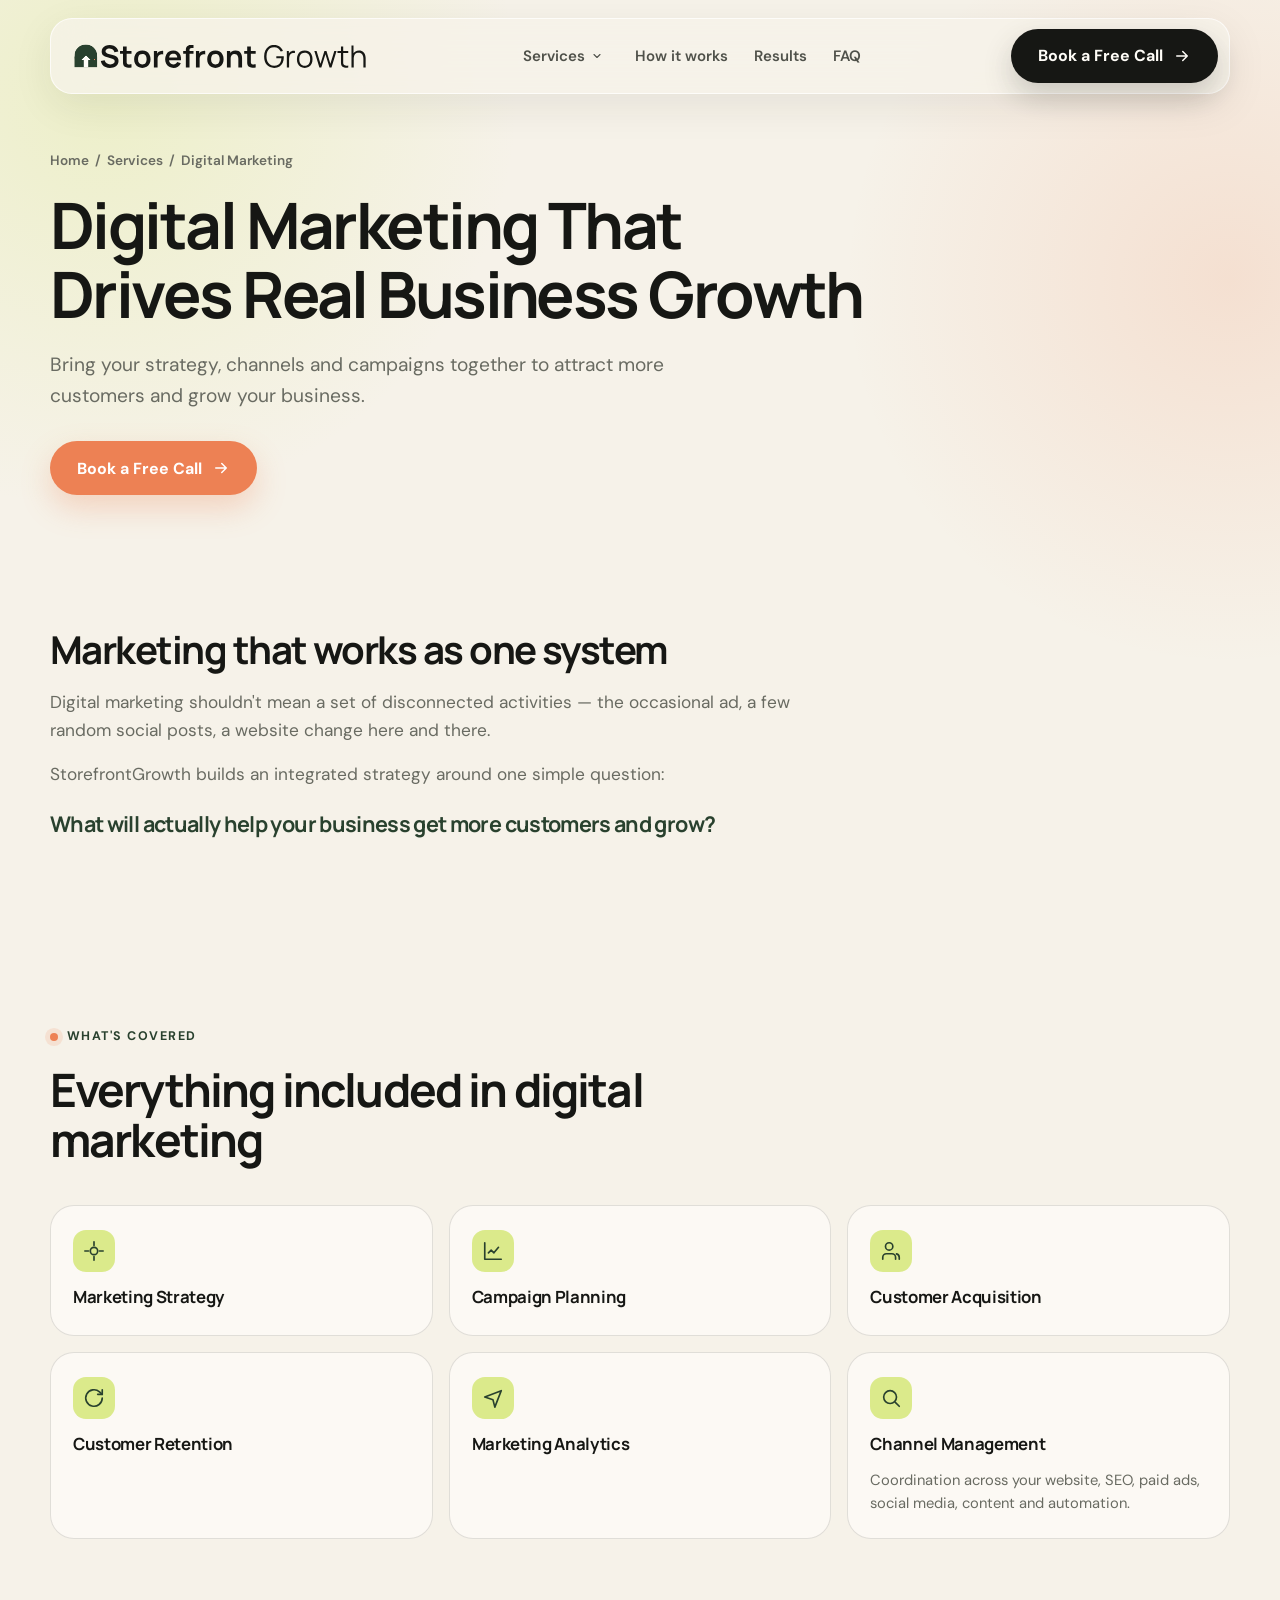
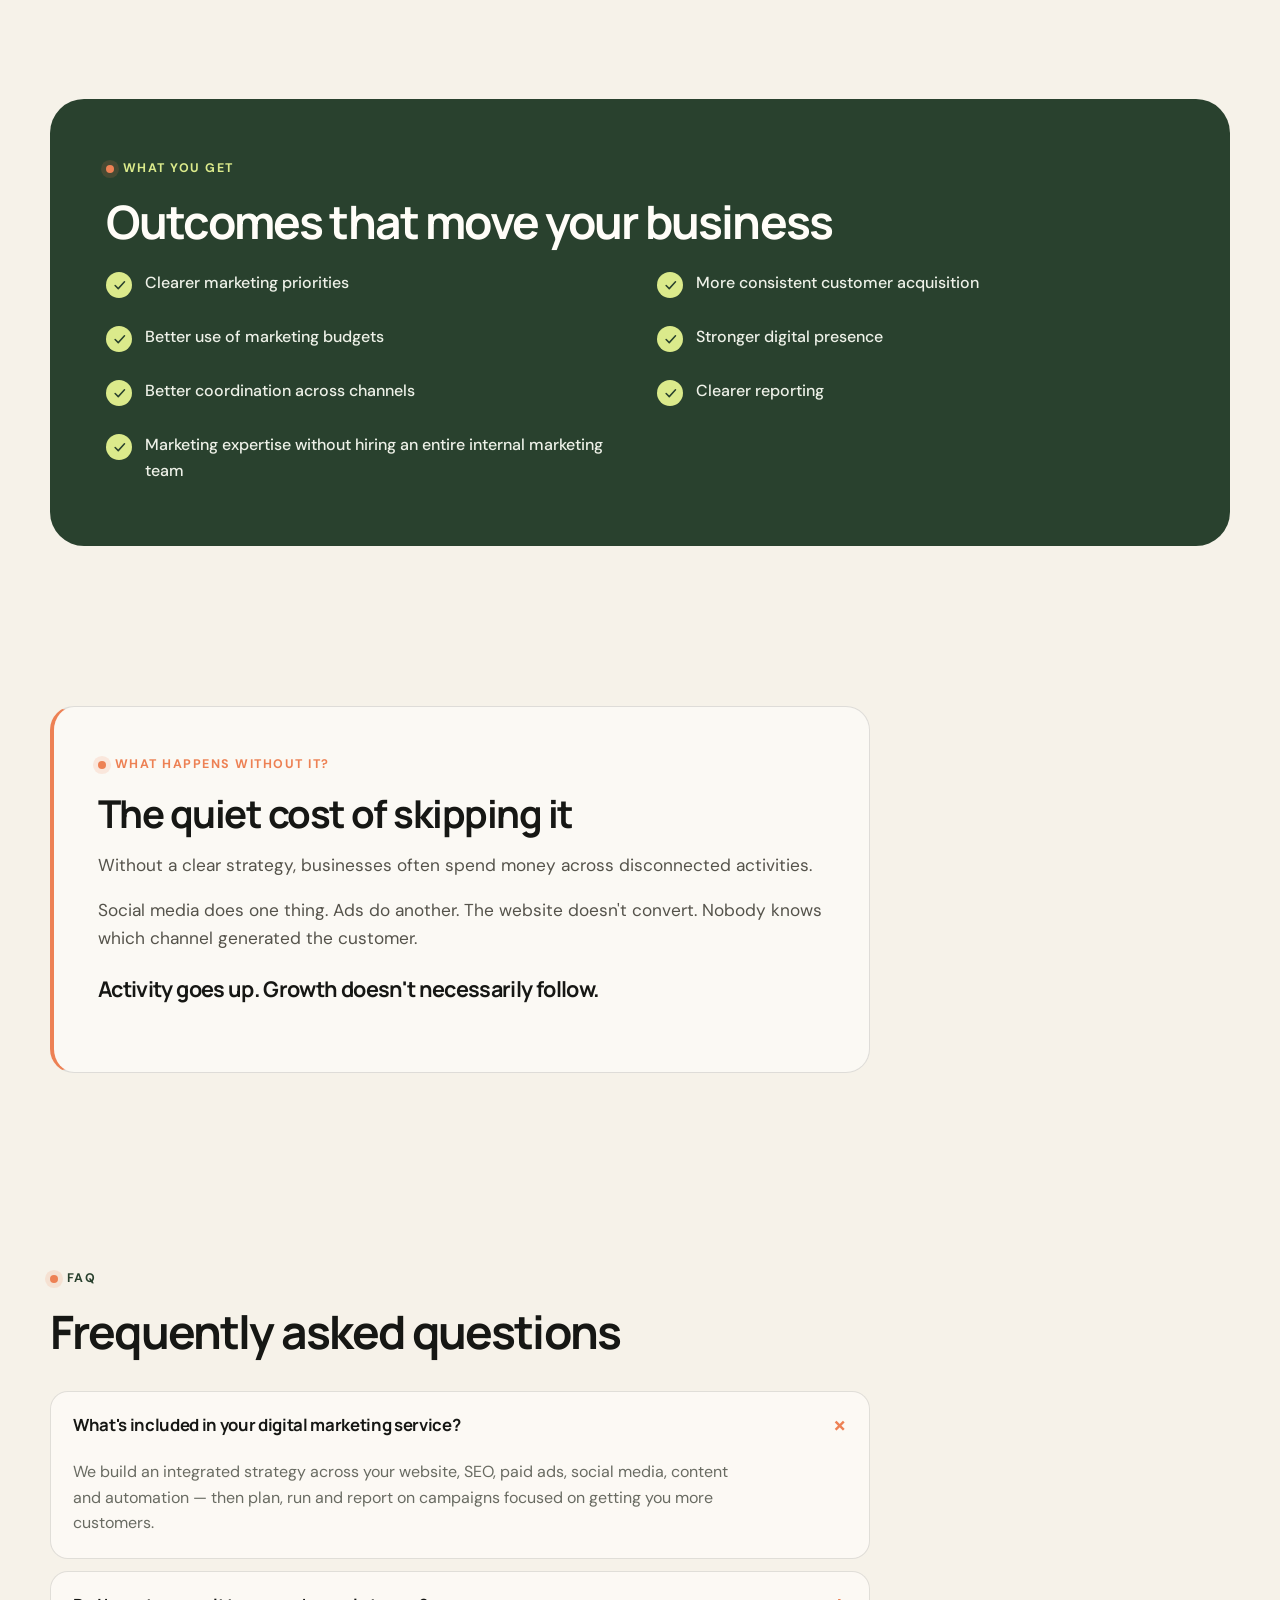
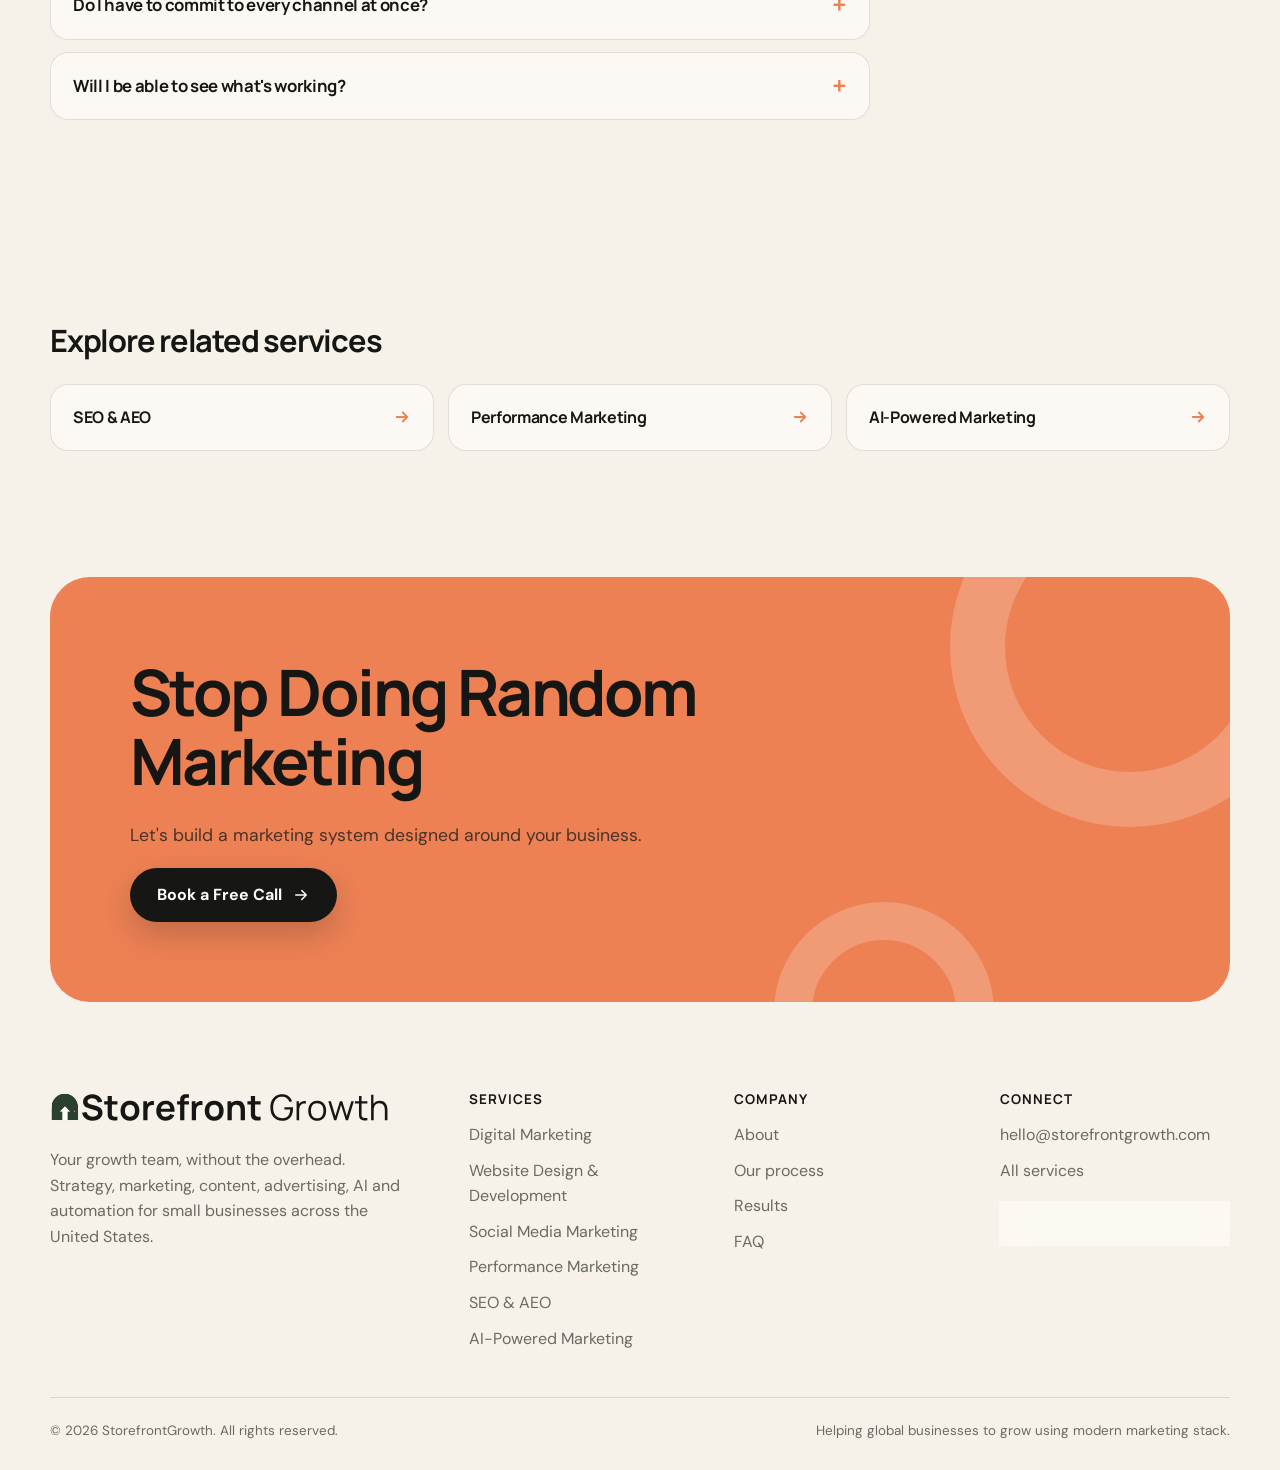
<file: services/digital-marketing/index.html>
<!DOCTYPE html>
<html lang="en">
<head>
  <meta charset="UTF-8" />
  <meta name="viewport" content="width=device-width, initial-scale=1.0" />
  <meta name="description" content="Build a smarter marketing strategy with digital campaigns, customer acquisition, retention and analytics designed to help small businesses grow." />
  <link rel="canonical" href="https://storefrontgrowth.com/services/digital-marketing/" />
  <meta name="robots" content="index, follow, max-image-preview:large" />
  <title>Digital Marketing for Small Businesses | StoreFrontGrowth</title>
  <!-- Google tag (gtag.js) -->
  <script async src="https://www.googletagmanager.com/gtag/js?id=G-RZE871RS3W"></script>
  <script>window.dataLayer=window.dataLayer||[];function gtag(){dataLayer.push(arguments);}gtag('js',new Date());gtag('config','G-RZE871RS3W');</script>
  <link rel="icon" type="image/svg+xml" href="/favicon.svg" />
  <link rel="icon" type="image/png" sizes="32x32" href="/favicon-32.png" />
  <link rel="apple-touch-icon" href="/apple-touch-icon.png" />

  <meta property="og:type" content="website" />
  <meta property="og:site_name" content="StorefrontGrowth" />
  <meta property="og:title" content="Digital Marketing for Small Businesses | StoreFrontGrowth" />
  <meta property="og:description" content="Build a smarter marketing strategy with digital campaigns, customer acquisition, retention and analytics designed to help small businesses grow." />
  <meta property="og:url" content="https://storefrontgrowth.com/services/digital-marketing/" />
  <meta property="og:locale" content="en_US" />
  <meta name="twitter:card" content="summary" />
  <meta name="twitter:title" content="Digital Marketing for Small Businesses | StoreFrontGrowth" />
  <meta name="twitter:description" content="Build a smarter marketing strategy with digital campaigns, customer acquisition, retention and analytics designed to help small businesses grow." />

  <link rel="preconnect" href="https://fonts.googleapis.com">
  <link rel="preconnect" href="https://fonts.gstatic.com" crossorigin>
  <link href="https://fonts.googleapis.com/css2?family=DM+Sans:wght@400;500;600;700&family=Manrope:wght@500;600;700;800&display=swap" rel="stylesheet">
  <link rel="stylesheet" href="/assets/site.css">
  <style>
    .chip-row { display:flex; flex-wrap:wrap; gap:8px; margin-top:16px; }
    .chip { padding:7px 13px; border:1px solid var(--line); border-radius:999px; background:rgba(255,253,248,0.7); font-size:0.82rem; font-weight:600; color:#3c3e38; }
    .without-list { margin:14px 0 0; padding-left:20px; color:#55534b; }
    .without-list li { margin:6px 0; }
  </style>
  <script type="application/ld+json">
{
  "@context": "https://schema.org",
  "@graph": [
    {
      "@type": "Service",
      "name": "Digital Marketing",
      "serviceType": "Digital Marketing",
      "description": "Build a smarter marketing strategy with digital campaigns, customer acquisition, retention and analytics designed to help small businesses grow.",
      "url": "https://storefrontgrowth.com/services/digital-marketing/",
      "areaServed": {
        "@type": "Country",
        "name": "United States"
      },
      "provider": {
        "@type": "Organization",
        "name": "StorefrontGrowth",
        "url": "https://storefrontgrowth.com/",
        "logo": "https://storefrontgrowth.com/assets/logo.svg"
      }
    },
    {
      "@type": "BreadcrumbList",
      "itemListElement": [
        {
          "@type": "ListItem",
          "position": 1,
          "name": "Home",
          "item": "https://storefrontgrowth.com/"
        },
        {
          "@type": "ListItem",
          "position": 2,
          "name": "Services",
          "item": "https://storefrontgrowth.com/#services"
        },
        {
          "@type": "ListItem",
          "position": 3,
          "name": "Digital Marketing",
          "item": "https://storefrontgrowth.com/services/digital-marketing/"
        }
      ]
    },
    {
      "@type": "FAQPage",
      "mainEntity": [
        {
          "@type": "Question",
          "name": "What's included in your digital marketing service?",
          "acceptedAnswer": {
            "@type": "Answer",
            "text": "We build an integrated strategy across your website, SEO, paid ads, social media, content and automation \u2014 then plan, run and report on campaigns focused on getting you more customers."
          }
        },
        {
          "@type": "Question",
          "name": "Do I have to commit to every channel at once?",
          "acceptedAnswer": {
            "@type": "Answer",
            "text": "No. We start where the biggest opportunity is and expand as your business grows."
          }
        },
        {
          "@type": "Question",
          "name": "Will I be able to see what's working?",
          "acceptedAnswer": {
            "@type": "Answer",
            "text": "Yes. You get clear reporting that ties activity to real business outcomes like enquiries and customers, not vanity metrics."
          }
        }
      ]
    }
  ]
}
  </script>
</head>
<body>
  <header class="header-wrap">
    <nav class="nav" id="mainNav" aria-label="Primary navigation">
      <a class="brand" href="/" aria-label="StorefrontGrowth home">
        <img src="/assets/logo.svg" alt="StorefrontGrowth" class="brand-logo" width="1380" height="122" />
      </a>
      <div class="nav-links">
        <div class="nav-dd">
          <button type="button" aria-haspopup="true" aria-expanded="false">Services
            <svg viewBox="0 0 24 24" fill="none" stroke="currentColor" stroke-width="2.2" stroke-linecap="round" stroke-linejoin="round"><path d="M6 9l6 6 6-6"/></svg>
          </button>
          <div class="nav-dd-menu">
          <a href="/services/digital-marketing/">Digital Marketing</a>
          <a href="/services/website-design-development/">Website Design &amp; Development</a>
          <a href="/services/social-media-marketing/">Social Media Marketing</a>
          <a href="/services/performance-marketing/">Performance Marketing</a>
          <a href="/services/seo-aeo/">SEO &amp; AEO</a>
          <a href="/services/ai-powered-marketing/">AI-Powered Marketing</a>
          <a href="/services/content-creation/">Content Creation</a>
          <a href="/services/google-business-profile/">Google Business Profile</a>
          <a href="/services/online-reputation-management/">Online Reputation Management</a>
          </div>
        </div>
        <a href="/#process">How it works</a>
        <a href="/#results">Results</a>
        <a href="/#faq">FAQ</a>
      </div>
      <button class="btn btn-primary js-open-modal" type="button">Book a Free Call <svg class="btn-arrow" viewBox="0 0 24 24" fill="none" stroke="currentColor" stroke-width="2" stroke-linecap="round" stroke-linejoin="round"><path d="M5 12h14M13 6l6 6-6 6"/></svg></button>
      <button class="menu-btn" id="menuBtn" type="button" aria-label="Open menu" aria-expanded="false">
        <svg width="22" viewBox="0 0 24 24" fill="none" stroke="currentColor" stroke-width="2" stroke-linecap="round"><path d="M4 8h16M4 16h16"/></svg>
      </button>
    </nav>
  </header>

  <div class="nav-mobile" id="mobileMenu" aria-hidden="true">
    <div class="m-head">Services</div>
    <div class="m-sub">
      <a href="/services/digital-marketing/">Digital Marketing</a>
      <a href="/services/website-design-development/">Website Design &amp; Development</a>
      <a href="/services/social-media-marketing/">Social Media Marketing</a>
      <a href="/services/performance-marketing/">Performance Marketing</a>
      <a href="/services/seo-aeo/">SEO &amp; AEO</a>
      <a href="/services/ai-powered-marketing/">AI-Powered Marketing</a>
      <a href="/services/content-creation/">Content Creation</a>
      <a href="/services/google-business-profile/">Google Business Profile</a>
      <a href="/services/online-reputation-management/">Online Reputation Management</a>
    </div>
    <a href="/#process">How it works</a>
    <a href="/#results">Results</a>
    <a href="/#faq">FAQ</a>
    <button class="btn btn-primary js-open-modal" type="button">Book a Free Call</button>
  </div>

  <main id="top">
    <section class="page-hero">
      <div class="container">
        <div class="inner reveal">
          <div class="crumbs"><a href="/">Home</a> &nbsp;/&nbsp; <a href="/#services">Services</a> &nbsp;/&nbsp; Digital Marketing</div>
          <h1>Digital Marketing That Drives Real Business Growth</h1>
          <p class="lede">Bring your strategy, channels and campaigns together to attract more customers and grow your business.</p>
          <button class="btn btn-accent js-open-modal" type="button">Book a Free Call <svg class="btn-arrow" viewBox="0 0 24 24" fill="none" stroke="currentColor" stroke-width="2" stroke-linecap="round" stroke-linejoin="round"><path d="M5 12h14M13 6l6 6-6 6"/></svg></button>
        </div>
      </div>
    </section>

    <section class="section-sm">
      <div class="container">
        <div class="intro-block reveal">
          <h2>Marketing that works as one system</h2>
        <p>Digital marketing shouldn&#x27;t mean a set of disconnected activities — the occasional ad, a few random social posts, a website change here and there.</p>
        <p>StorefrontGrowth builds an integrated strategy around one simple question:</p>
        <p class="pull">What will actually help your business get more customers and grow?</p>
        </div>
      </div>
    </section>

    <section class="section">
      <div class="container">
        <div class="reveal" style="max-width:680px;margin-bottom:40px">
          <div class="eyebrow">What's covered</div>
          <h2>Everything included in digital marketing</h2>
        </div>
        <div class="covered-grid reveal">
          <div class="covered-card"><span class="ic"><svg viewBox="0 0 24 24" fill="none" stroke="currentColor" stroke-width="1.8" stroke-linecap="round" stroke-linejoin="round"><path d="M12 2v4M12 18v4M2 12h4M18 12h4M12 8a4 4 0 100 8 4 4 0 000-8z"/></svg></span><strong>Marketing Strategy</strong></div>
          <div class="covered-card"><span class="ic"><svg viewBox="0 0 24 24" fill="none" stroke="currentColor" stroke-width="1.8" stroke-linecap="round" stroke-linejoin="round"><path d="M3 3v18h18"/><path d="M7 14l3-3 3 3 5-6"/></svg></span><strong>Campaign Planning</strong></div>
          <div class="covered-card"><span class="ic"><svg viewBox="0 0 24 24" fill="none" stroke="currentColor" stroke-width="1.8" stroke-linecap="round" stroke-linejoin="round"><path d="M17 21v-2a4 4 0 00-4-4H7a4 4 0 00-4 4v2"/><circle cx="10" cy="7" r="4"/><path d="M21 21v-2a4 4 0 00-3-3.87"/></svg></span><strong>Customer Acquisition</strong></div>
          <div class="covered-card"><span class="ic"><svg viewBox="0 0 24 24" fill="none" stroke="currentColor" stroke-width="1.8" stroke-linecap="round" stroke-linejoin="round"><path d="M21 12a9 9 0 11-3-6.7L21 8"/><path d="M21 3v5h-5"/></svg></span><strong>Customer Retention</strong></div>
          <div class="covered-card"><span class="ic"><svg viewBox="0 0 24 24" fill="none" stroke="currentColor" stroke-width="1.8" stroke-linecap="round" stroke-linejoin="round"><path d="M3 11l18-7-7 18-2-8-9-3z"/></svg></span><strong>Marketing Analytics</strong></div>
          <div class="covered-card"><span class="ic"><svg viewBox="0 0 24 24" fill="none" stroke="currentColor" stroke-width="1.8" stroke-linecap="round" stroke-linejoin="round"><circle cx="11" cy="11" r="7"/><path d="M21 21l-4.3-4.3"/></svg></span><strong>Channel Management</strong><small>Coordination across your website, SEO, paid ads, social media, content and automation.</small></div>
        </div>
      </div>
    </section>

    <section class="section-sm">
      <div class="container">
        <div class="benefits reveal">
          <div class="eyebrow" style="color:var(--lime)">What you get</div>
          <h2>Outcomes that move your business</h2>
          <div class="benefit-grid">
            <div class="benefit-item"><span class="tick"><svg viewBox="0 0 24 24" fill="none" stroke="currentColor" stroke-width="2.4" stroke-linecap="round" stroke-linejoin="round"><path d="M5 12l5 5L20 6"/></svg></span><span>Clearer marketing priorities</span></div>
            <div class="benefit-item"><span class="tick"><svg viewBox="0 0 24 24" fill="none" stroke="currentColor" stroke-width="2.4" stroke-linecap="round" stroke-linejoin="round"><path d="M5 12l5 5L20 6"/></svg></span><span>More consistent customer acquisition</span></div>
            <div class="benefit-item"><span class="tick"><svg viewBox="0 0 24 24" fill="none" stroke="currentColor" stroke-width="2.4" stroke-linecap="round" stroke-linejoin="round"><path d="M5 12l5 5L20 6"/></svg></span><span>Better use of marketing budgets</span></div>
            <div class="benefit-item"><span class="tick"><svg viewBox="0 0 24 24" fill="none" stroke="currentColor" stroke-width="2.4" stroke-linecap="round" stroke-linejoin="round"><path d="M5 12l5 5L20 6"/></svg></span><span>Stronger digital presence</span></div>
            <div class="benefit-item"><span class="tick"><svg viewBox="0 0 24 24" fill="none" stroke="currentColor" stroke-width="2.4" stroke-linecap="round" stroke-linejoin="round"><path d="M5 12l5 5L20 6"/></svg></span><span>Better coordination across channels</span></div>
            <div class="benefit-item"><span class="tick"><svg viewBox="0 0 24 24" fill="none" stroke="currentColor" stroke-width="2.4" stroke-linecap="round" stroke-linejoin="round"><path d="M5 12l5 5L20 6"/></svg></span><span>Clearer reporting</span></div>
            <div class="benefit-item"><span class="tick"><svg viewBox="0 0 24 24" fill="none" stroke="currentColor" stroke-width="2.4" stroke-linecap="round" stroke-linejoin="round"><path d="M5 12l5 5L20 6"/></svg></span><span>Marketing expertise without hiring an entire internal marketing team</span></div>
          </div>
        </div>
      </div>
    </section>

    <section class="section">
      <div class="container">
        <div class="without reveal">
          <div class="eyebrow" style="color:var(--orange)">What happens without it?</div>
          <h2>The quiet cost of skipping it</h2>
        <p>Without a clear strategy, businesses often spend money across disconnected activities.</p>
        <p>Social media does one thing. Ads do another. The website doesn&#x27;t convert. Nobody knows which channel generated the customer.</p>
        <p class="pull">Activity goes up. Growth doesn&#x27;t necessarily follow.</p>
        </div>
      </div>
    </section>

    <section class="section">
      <div class="container">
        <div class="reveal" style="max-width:820px;margin-bottom:34px">
          <div class="eyebrow">FAQ</div>
          <h2>Frequently asked questions</h2>
        </div>
        <div class="faqs reveal">
          <details open><summary>What&#x27;s included in your digital marketing service?</summary><p>We build an integrated strategy across your website, SEO, paid ads, social media, content and automation — then plan, run and report on campaigns focused on getting you more customers.</p></details>
          <details><summary>Do I have to commit to every channel at once?</summary><p>No. We start where the biggest opportunity is and expand as your business grows.</p></details>
          <details><summary>Will I be able to see what&#x27;s working?</summary><p>Yes. You get clear reporting that ties activity to real business outcomes like enquiries and customers, not vanity metrics.</p></details>
        </div>
      </div>
    </section>

    <section class="section related">
      <div class="container reveal">
        <h2>Explore related services</h2>
        <div class="related-row" style="margin-top:26px">
          <a class="related-card" href="/services/seo-aeo/">SEO &amp; AEO<svg viewBox="0 0 24 24" fill="none" stroke="currentColor" stroke-width="2.4" stroke-linecap="round" stroke-linejoin="round"><path d="M5 12h14M13 6l6 6-6 6"/></svg></a>
          <a class="related-card" href="/services/performance-marketing/">Performance Marketing<svg viewBox="0 0 24 24" fill="none" stroke="currentColor" stroke-width="2.4" stroke-linecap="round" stroke-linejoin="round"><path d="M5 12h14M13 6l6 6-6 6"/></svg></a>
          <a class="related-card" href="/services/ai-powered-marketing/">AI-Powered Marketing<svg viewBox="0 0 24 24" fill="none" stroke="currentColor" stroke-width="2.4" stroke-linecap="round" stroke-linejoin="round"><path d="M5 12h14M13 6l6 6-6 6"/></svg></a>
        </div>
      </div>
    </section>

    <section class="cta-band">
      <div class="container">
        <div class="cta-card reveal">
          <div class="cta-shape one" aria-hidden="true"></div>
          <div class="cta-shape two" aria-hidden="true"></div>
          <h2>Stop Doing Random Marketing</h2>
          <p>Let&#x27;s build a marketing system designed around your business.</p>
          <button class="btn btn-primary js-open-modal" type="button">Book a Free Call <svg class="btn-arrow" viewBox="0 0 24 24" fill="none" stroke="currentColor" stroke-width="2" stroke-linecap="round" stroke-linejoin="round"><path d="M5 12h14M13 6l6 6-6 6"/></svg></button>
        </div>
      </div>
    </section>
  </main>

  <footer>
    <div class="container">
      <div class="footer-grid">
        <div class="footer-brand">
          <a class="brand" href="/" aria-label="StorefrontGrowth home">
            <img src="/assets/logo.svg" alt="StorefrontGrowth" class="brand-logo" width="1380" height="122" />
          </a>
          <p>Your growth team, without the overhead. Strategy, marketing, content, advertising, AI and automation for small businesses across the United States.</p>
        </div>
        <div class="footer-col">
          <h4>Services</h4>
          <div class="footer-links"><a href="/services/digital-marketing/">Digital Marketing</a><a href="/services/website-design-development/">Website Design &amp; Development</a><a href="/services/social-media-marketing/">Social Media Marketing</a><a href="/services/performance-marketing/">Performance Marketing</a><a href="/services/seo-aeo/">SEO &amp; AEO</a><a href="/services/ai-powered-marketing/">AI-Powered Marketing</a></div>
        </div>
        <div class="footer-col">
          <h4>Company</h4>
          <div class="footer-links"><a href="/#outcomes">About</a><a href="/#process">Our process</a><a href="/#results">Results</a><a href="/#faq">FAQ</a></div>
        </div>
        <div class="footer-col">
          <h4>Connect</h4>
          <div class="footer-links"><a href="mailto:hello@storefrontgrowth.com">hello@storefrontgrowth.com</a><a href="/#services">All services</a><button class="btn btn-secondary js-open-modal" type="button" style="margin-top:8px;min-height:44px;padding:0 14px;">Book a Free Call</button></div>
        </div>
      </div>
      <div class="footer-bottom"><span>© <span id="year"></span> StorefrontGrowth. All rights reserved.</span><span>Helping global businesses to grow using modern marketing stack.</span></div>
    </div>
  </footer>

  <div class="modal" id="contactModal" role="dialog" aria-modal="true" aria-labelledby="modalTitle">
    <div class="modal-card">
      <button class="modal-close" id="modalClose" type="button" aria-label="Close">×</button>
      <div class="eyebrow">Free consultation</div>
      <h3 id="modalTitle">Book a free call.</h3>
      <p>Share a few details and we'll identify the most useful next step for your business.</p>
      <form class="contact-form" id="contactForm">
        <div class="form-row">
          <label>First name<input name="firstName" type="text" placeholder="Jordan" required></label>
          <label>Business name<input name="businessName" type="text" placeholder="Your business" required></label>
        </div>
        <div class="form-row">
          <label>Work email<input name="email" type="email" placeholder="you@company.com" required></label>
          <label>Phone number<input name="phone" type="tel" placeholder="(555) 010-4482" required></label>
        </div>
        <div class="form-row">
          <label>What do you need help with?
            <select name="service" required>
              <option value="">Choose a service</option>
              <option>Digital Marketing</option><option>Website Design &amp; Development</option><option>Social Media Marketing</option><option>Performance Marketing</option><option>SEO &amp; AEO</option><option>AI-Powered Marketing</option><option>Content Creation</option><option>Google Business Profile</option><option>Online Reputation Management</option><option>Not sure yet</option>
            </select>
          </label>
          <label>Approximate monthly budget
            <select name="budget" required>
              <option value="">Choose a range</option>
              <option>Under $1,000</option>
              <option>$1,000 to $2,500</option>
              <option>$2,500 to $5,000</option>
              <option>$5,000+</option>
            </select>
          </label>
        </div>
        <input type="checkbox" name="botcheck" tabindex="-1" autocomplete="off" style="position:absolute;left:-9999px;width:0;height:0;opacity:0" aria-hidden="true">
        <div class="form-success" id="formSuccess">Thanks! We've got your details and will call you back shortly.</div>
        <button class="btn btn-primary" type="submit">Book a Free Call</button>
      </form>
    </div>
  </div>
  <script src="/assets/site.js"></script>
</body>
</html>
</file>
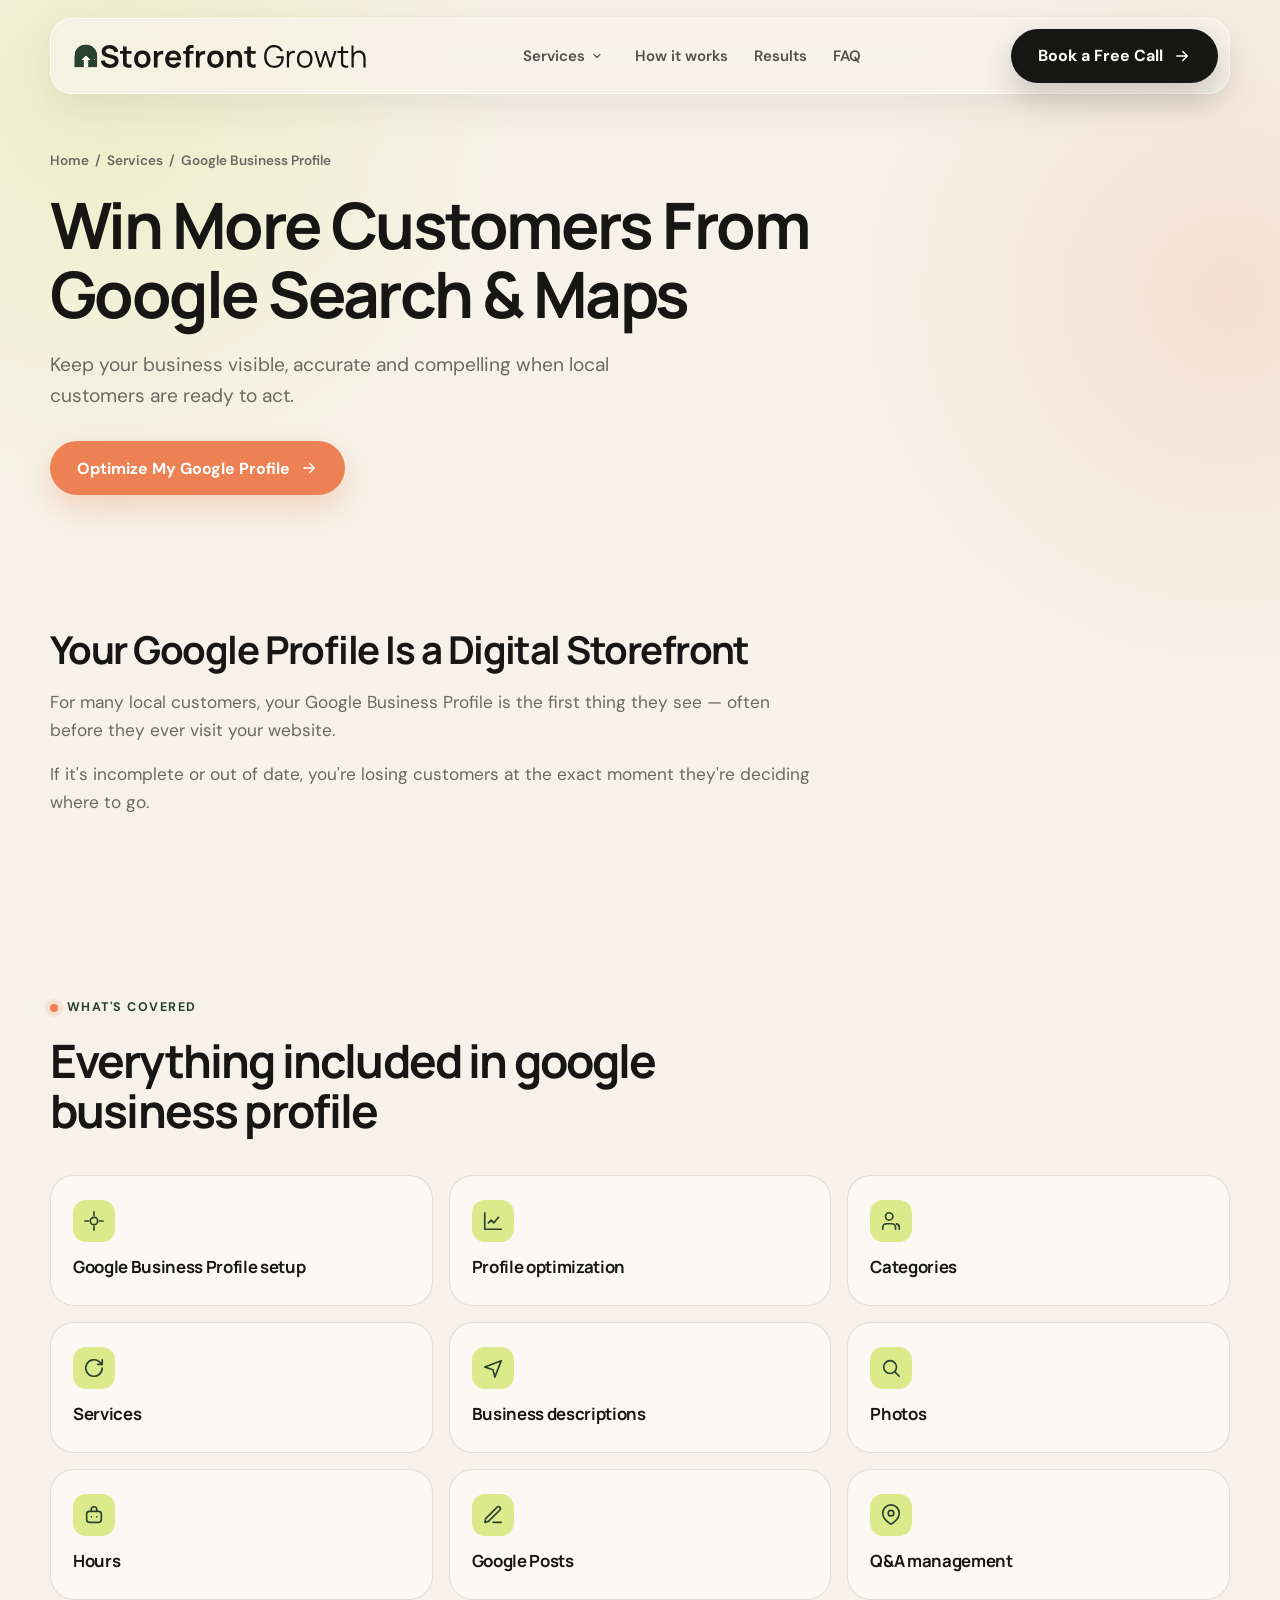
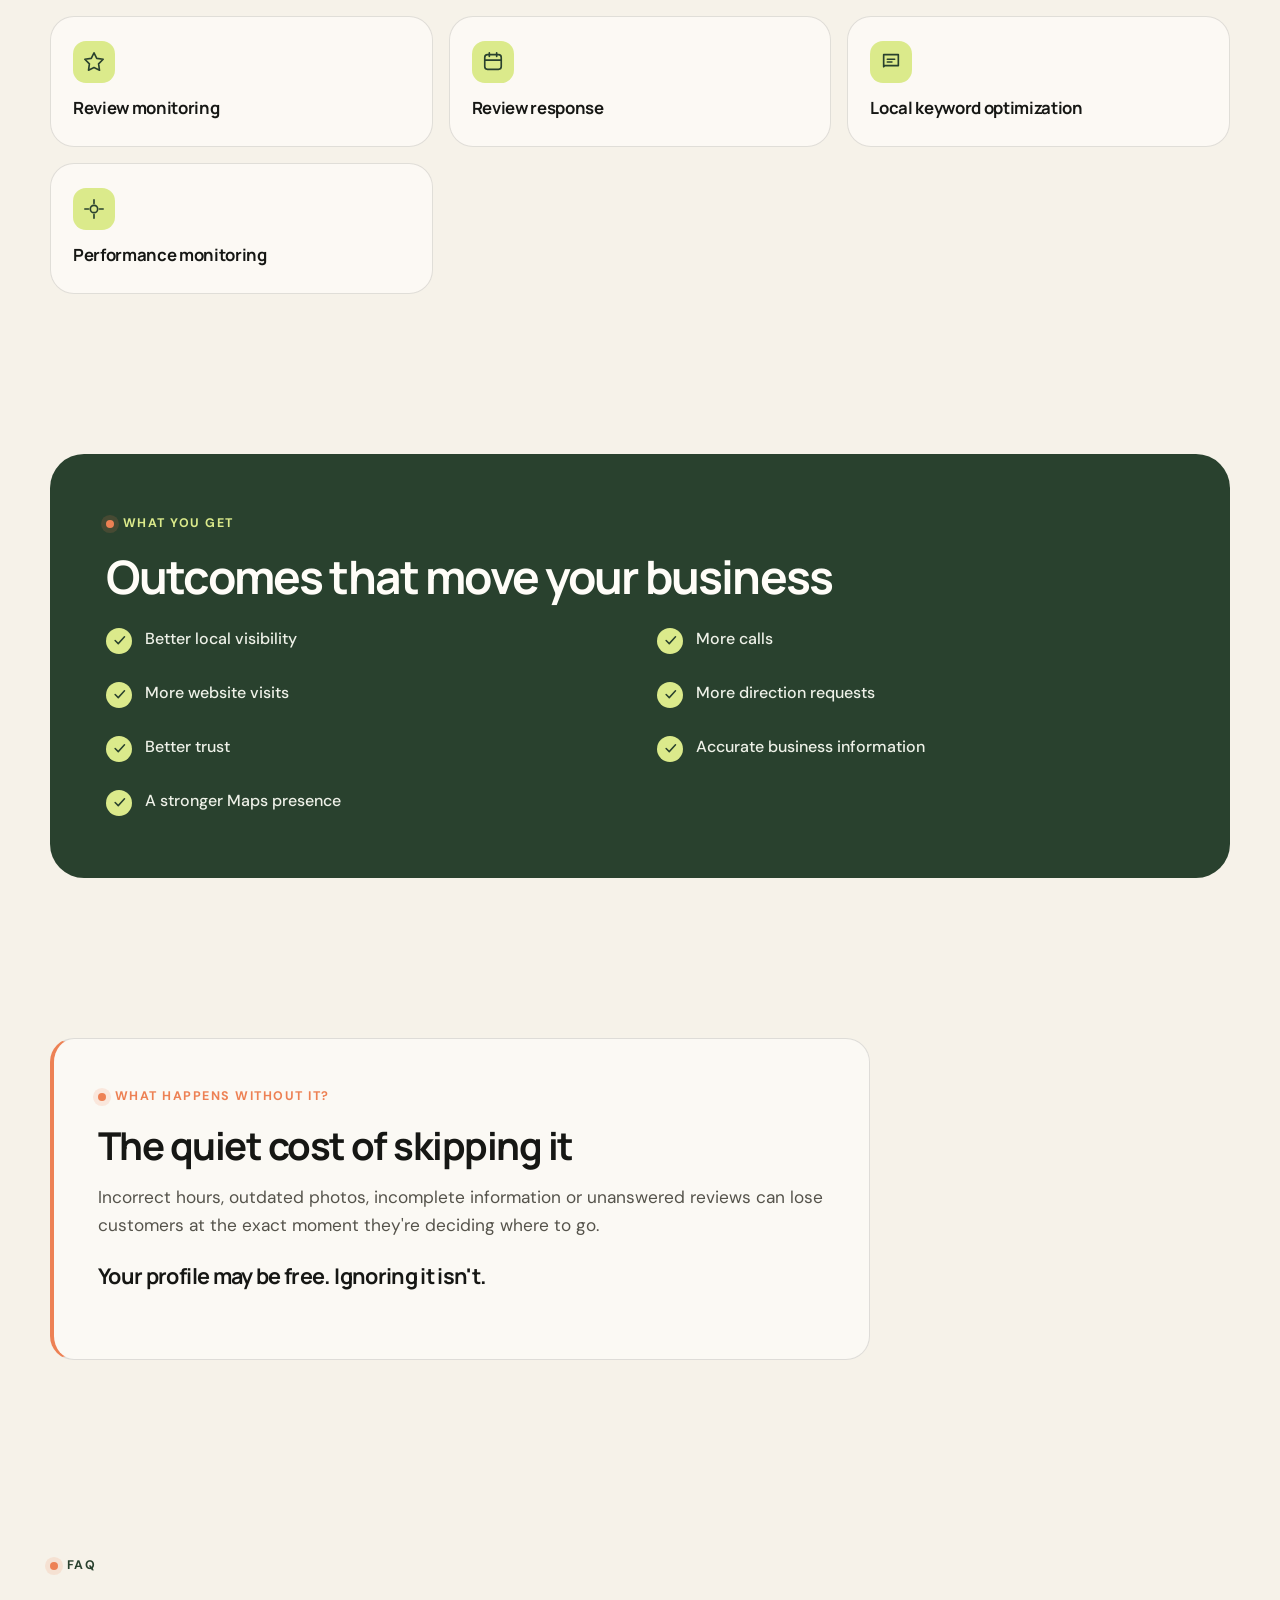
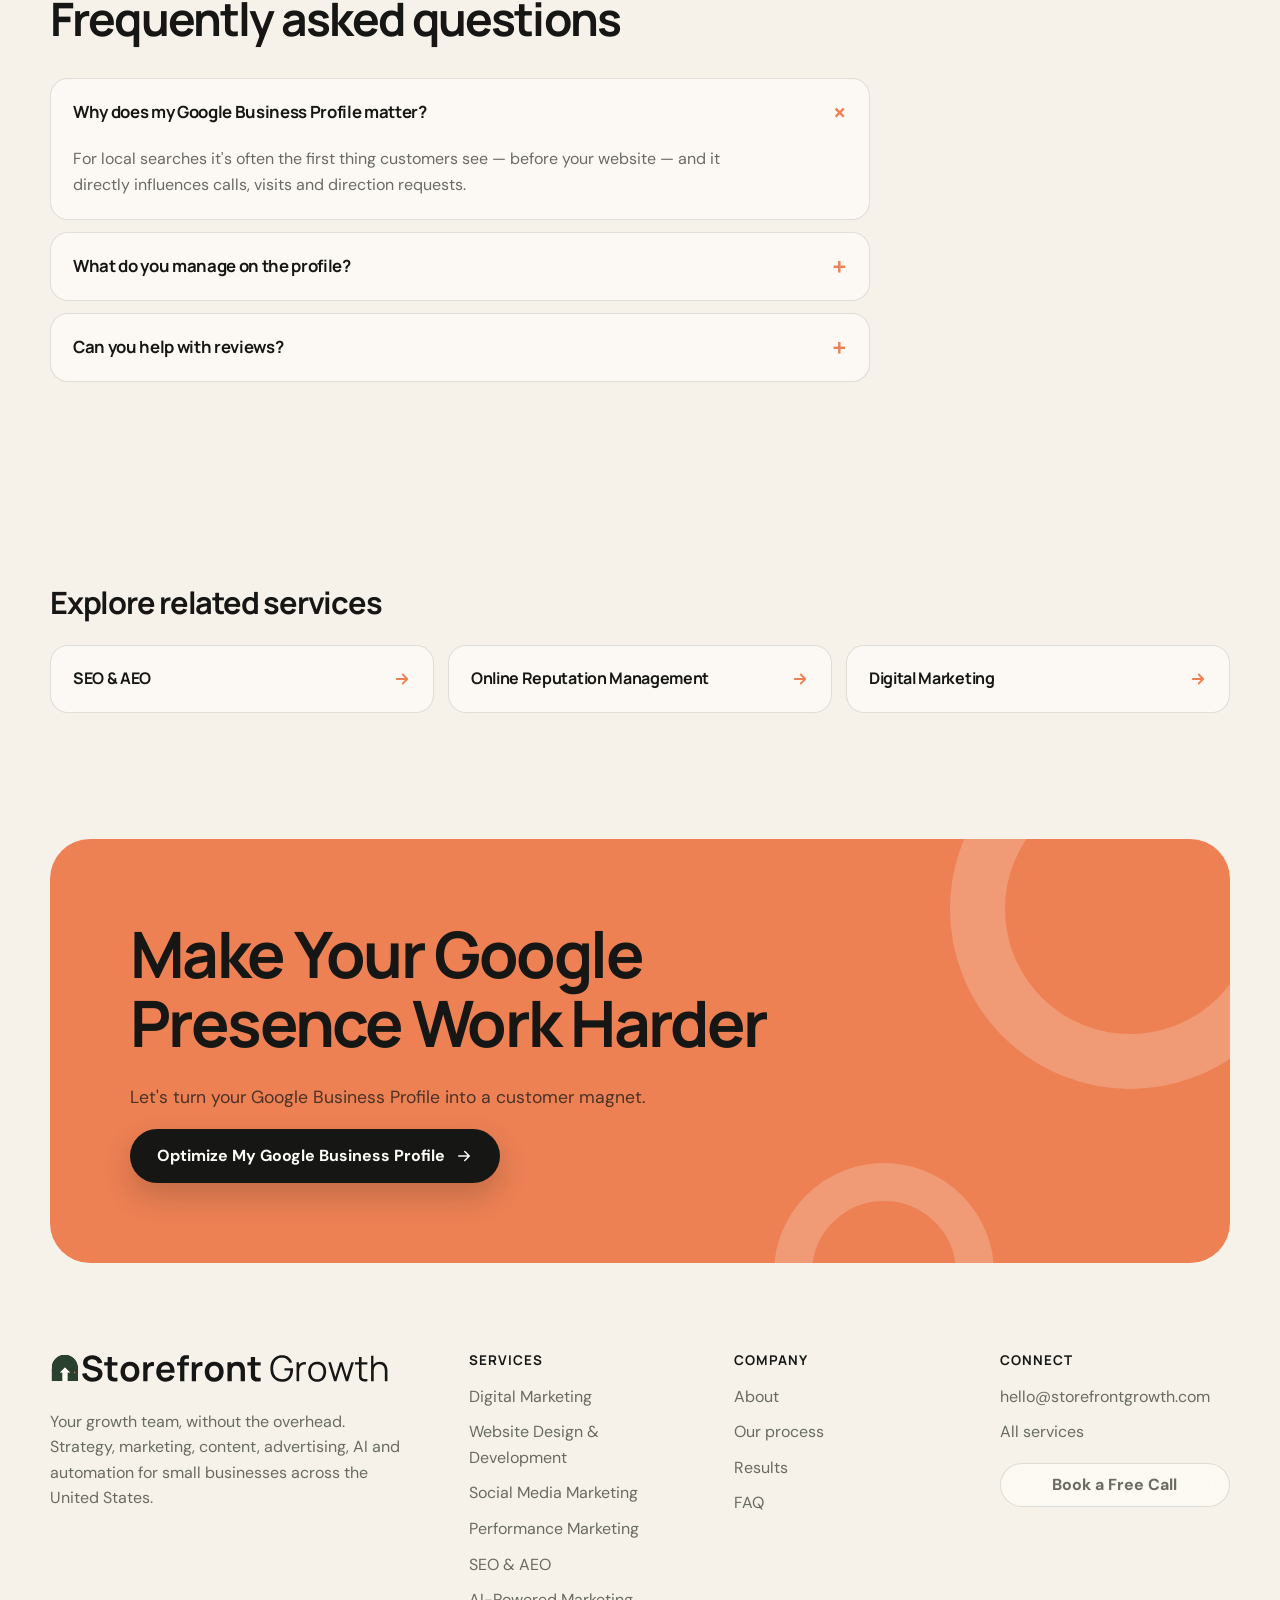
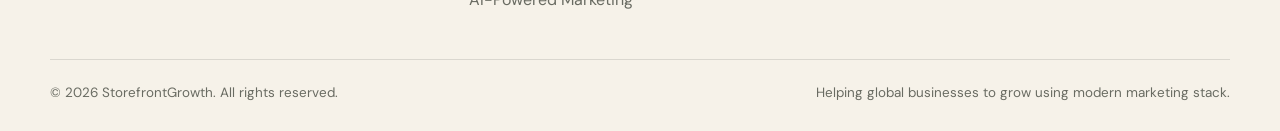
<file: services/google-business-profile/index.html>
<!DOCTYPE html>
<html lang="en">
<head>
  <meta charset="UTF-8" />
  <meta name="viewport" content="width=device-width, initial-scale=1.0" />
  <meta name="description" content="Improve your visibility across Google Search and Maps with professional Google Business Profile optimization and management." />
  <link rel="canonical" href="https://storefrontgrowth.com/services/google-business-profile/" />
  <meta name="robots" content="index, follow, max-image-preview:large" />
  <title>Google Business Profile Management | StoreFrontGrowth</title>
  <!-- Google tag (gtag.js) -->
  <script async src="https://www.googletagmanager.com/gtag/js?id=G-RZE871RS3W"></script>
  <script>window.dataLayer=window.dataLayer||[];function gtag(){dataLayer.push(arguments);}gtag('js',new Date());gtag('config','G-RZE871RS3W');</script>
  <link rel="icon" type="image/svg+xml" href="/favicon.svg" />
  <link rel="icon" type="image/png" sizes="32x32" href="/favicon-32.png" />
  <link rel="apple-touch-icon" href="/apple-touch-icon.png" />

  <meta property="og:type" content="website" />
  <meta property="og:site_name" content="StorefrontGrowth" />
  <meta property="og:title" content="Google Business Profile Management | StoreFrontGrowth" />
  <meta property="og:description" content="Improve your visibility across Google Search and Maps with professional Google Business Profile optimization and management." />
  <meta property="og:url" content="https://storefrontgrowth.com/services/google-business-profile/" />
  <meta property="og:locale" content="en_US" />
  <meta name="twitter:card" content="summary" />
  <meta name="twitter:title" content="Google Business Profile Management | StoreFrontGrowth" />
  <meta name="twitter:description" content="Improve your visibility across Google Search and Maps with professional Google Business Profile optimization and management." />

  <link rel="preconnect" href="https://fonts.googleapis.com">
  <link rel="preconnect" href="https://fonts.gstatic.com" crossorigin>
  <link href="https://fonts.googleapis.com/css2?family=DM+Sans:wght@400;500;600;700&family=Manrope:wght@500;600;700;800&display=swap" rel="stylesheet">
  <link rel="stylesheet" href="/assets/site.css">
  <style>
    .chip-row { display:flex; flex-wrap:wrap; gap:8px; margin-top:16px; }
    .chip { padding:7px 13px; border:1px solid var(--line); border-radius:999px; background:rgba(255,253,248,0.7); font-size:0.82rem; font-weight:600; color:#3c3e38; }
    .without-list { margin:14px 0 0; padding-left:20px; color:#55534b; }
    .without-list li { margin:6px 0; }
  </style>
  <script type="application/ld+json">
{
  "@context": "https://schema.org",
  "@graph": [
    {
      "@type": "Service",
      "name": "Google Business Profile",
      "serviceType": "Google Business Profile",
      "description": "Improve your visibility across Google Search and Maps with professional Google Business Profile optimization and management.",
      "url": "https://storefrontgrowth.com/services/google-business-profile/",
      "areaServed": {
        "@type": "Country",
        "name": "United States"
      },
      "provider": {
        "@type": "Organization",
        "name": "StorefrontGrowth",
        "url": "https://storefrontgrowth.com/",
        "logo": "https://storefrontgrowth.com/assets/logo.svg"
      }
    },
    {
      "@type": "BreadcrumbList",
      "itemListElement": [
        {
          "@type": "ListItem",
          "position": 1,
          "name": "Home",
          "item": "https://storefrontgrowth.com/"
        },
        {
          "@type": "ListItem",
          "position": 2,
          "name": "Services",
          "item": "https://storefrontgrowth.com/#services"
        },
        {
          "@type": "ListItem",
          "position": 3,
          "name": "Google Business Profile",
          "item": "https://storefrontgrowth.com/services/google-business-profile/"
        }
      ]
    },
    {
      "@type": "FAQPage",
      "mainEntity": [
        {
          "@type": "Question",
          "name": "Why does my Google Business Profile matter?",
          "acceptedAnswer": {
            "@type": "Answer",
            "text": "For local searches it's often the first thing customers see \u2014 before your website \u2014 and it directly influences calls, visits and direction requests."
          }
        },
        {
          "@type": "Question",
          "name": "What do you manage on the profile?",
          "acceptedAnswer": {
            "@type": "Answer",
            "text": "Setup, optimization, categories, services, descriptions, photos, hours, posts, Q&A, reviews and performance monitoring."
          }
        },
        {
          "@type": "Question",
          "name": "Can you help with reviews?",
          "acceptedAnswer": {
            "@type": "Answer",
            "text": "Yes. We monitor and help respond to reviews, and can pair this with our online reputation management service."
          }
        }
      ]
    }
  ]
}
  </script>
</head>
<body>
  <header class="header-wrap">
    <nav class="nav" id="mainNav" aria-label="Primary navigation">
      <a class="brand" href="/" aria-label="StorefrontGrowth home">
        <img src="/assets/logo.svg" alt="StorefrontGrowth" class="brand-logo" width="1380" height="122" />
      </a>
      <div class="nav-links">
        <div class="nav-dd">
          <button type="button" aria-haspopup="true" aria-expanded="false">Services
            <svg viewBox="0 0 24 24" fill="none" stroke="currentColor" stroke-width="2.2" stroke-linecap="round" stroke-linejoin="round"><path d="M6 9l6 6 6-6"/></svg>
          </button>
          <div class="nav-dd-menu">
          <a href="/services/digital-marketing/">Digital Marketing</a>
          <a href="/services/website-design-development/">Website Design &amp; Development</a>
          <a href="/services/social-media-marketing/">Social Media Marketing</a>
          <a href="/services/performance-marketing/">Performance Marketing</a>
          <a href="/services/seo-aeo/">SEO &amp; AEO</a>
          <a href="/services/ai-powered-marketing/">AI-Powered Marketing</a>
          <a href="/services/content-creation/">Content Creation</a>
          <a href="/services/google-business-profile/">Google Business Profile</a>
          <a href="/services/online-reputation-management/">Online Reputation Management</a>
          </div>
        </div>
        <a href="/#process">How it works</a>
        <a href="/#results">Results</a>
        <a href="/#faq">FAQ</a>
      </div>
      <button class="btn btn-primary js-open-modal" type="button">Book a Free Call <svg class="btn-arrow" viewBox="0 0 24 24" fill="none" stroke="currentColor" stroke-width="2" stroke-linecap="round" stroke-linejoin="round"><path d="M5 12h14M13 6l6 6-6 6"/></svg></button>
      <button class="menu-btn" id="menuBtn" type="button" aria-label="Open menu" aria-expanded="false">
        <svg width="22" viewBox="0 0 24 24" fill="none" stroke="currentColor" stroke-width="2" stroke-linecap="round"><path d="M4 8h16M4 16h16"/></svg>
      </button>
    </nav>
  </header>

  <div class="nav-mobile" id="mobileMenu" aria-hidden="true">
    <div class="m-head">Services</div>
    <div class="m-sub">
      <a href="/services/digital-marketing/">Digital Marketing</a>
      <a href="/services/website-design-development/">Website Design &amp; Development</a>
      <a href="/services/social-media-marketing/">Social Media Marketing</a>
      <a href="/services/performance-marketing/">Performance Marketing</a>
      <a href="/services/seo-aeo/">SEO &amp; AEO</a>
      <a href="/services/ai-powered-marketing/">AI-Powered Marketing</a>
      <a href="/services/content-creation/">Content Creation</a>
      <a href="/services/google-business-profile/">Google Business Profile</a>
      <a href="/services/online-reputation-management/">Online Reputation Management</a>
    </div>
    <a href="/#process">How it works</a>
    <a href="/#results">Results</a>
    <a href="/#faq">FAQ</a>
    <button class="btn btn-primary js-open-modal" type="button">Book a Free Call</button>
  </div>

  <main id="top">
    <section class="page-hero">
      <div class="container">
        <div class="inner reveal">
          <div class="crumbs"><a href="/">Home</a> &nbsp;/&nbsp; <a href="/#services">Services</a> &nbsp;/&nbsp; Google Business Profile</div>
          <h1>Win More Customers From Google Search &amp; Maps</h1>
          <p class="lede">Keep your business visible, accurate and compelling when local customers are ready to act.</p>
          <button class="btn btn-accent js-open-modal" type="button">Optimize My Google Profile <svg class="btn-arrow" viewBox="0 0 24 24" fill="none" stroke="currentColor" stroke-width="2" stroke-linecap="round" stroke-linejoin="round"><path d="M5 12h14M13 6l6 6-6 6"/></svg></button>
        </div>
      </div>
    </section>

    <section class="section-sm">
      <div class="container">
        <div class="intro-block reveal">
          <h2>Your Google Profile Is a Digital Storefront</h2>
        <p>For many local customers, your Google Business Profile is the first thing they see — often before they ever visit your website.</p>
        <p>If it&#x27;s incomplete or out of date, you&#x27;re losing customers at the exact moment they&#x27;re deciding where to go.</p>
        </div>
      </div>
    </section>

    <section class="section">
      <div class="container">
        <div class="reveal" style="max-width:680px;margin-bottom:40px">
          <div class="eyebrow">What's covered</div>
          <h2>Everything included in google business profile</h2>
        </div>
        <div class="covered-grid reveal">
          <div class="covered-card"><span class="ic"><svg viewBox="0 0 24 24" fill="none" stroke="currentColor" stroke-width="1.8" stroke-linecap="round" stroke-linejoin="round"><path d="M12 2v4M12 18v4M2 12h4M18 12h4M12 8a4 4 0 100 8 4 4 0 000-8z"/></svg></span><strong>Google Business Profile setup</strong></div>
          <div class="covered-card"><span class="ic"><svg viewBox="0 0 24 24" fill="none" stroke="currentColor" stroke-width="1.8" stroke-linecap="round" stroke-linejoin="round"><path d="M3 3v18h18"/><path d="M7 14l3-3 3 3 5-6"/></svg></span><strong>Profile optimization</strong></div>
          <div class="covered-card"><span class="ic"><svg viewBox="0 0 24 24" fill="none" stroke="currentColor" stroke-width="1.8" stroke-linecap="round" stroke-linejoin="round"><path d="M17 21v-2a4 4 0 00-4-4H7a4 4 0 00-4 4v2"/><circle cx="10" cy="7" r="4"/><path d="M21 21v-2a4 4 0 00-3-3.87"/></svg></span><strong>Categories</strong></div>
          <div class="covered-card"><span class="ic"><svg viewBox="0 0 24 24" fill="none" stroke="currentColor" stroke-width="1.8" stroke-linecap="round" stroke-linejoin="round"><path d="M21 12a9 9 0 11-3-6.7L21 8"/><path d="M21 3v5h-5"/></svg></span><strong>Services</strong></div>
          <div class="covered-card"><span class="ic"><svg viewBox="0 0 24 24" fill="none" stroke="currentColor" stroke-width="1.8" stroke-linecap="round" stroke-linejoin="round"><path d="M3 11l18-7-7 18-2-8-9-3z"/></svg></span><strong>Business descriptions</strong></div>
          <div class="covered-card"><span class="ic"><svg viewBox="0 0 24 24" fill="none" stroke="currentColor" stroke-width="1.8" stroke-linecap="round" stroke-linejoin="round"><circle cx="11" cy="11" r="7"/><path d="M21 21l-4.3-4.3"/></svg></span><strong>Photos</strong></div>
          <div class="covered-card"><span class="ic"><svg viewBox="0 0 24 24" fill="none" stroke="currentColor" stroke-width="1.8" stroke-linecap="round" stroke-linejoin="round"><rect x="4" y="8" width="16" height="12" rx="3"/><path d="M9 8V6a3 3 0 016 0v2M9 14h.01M15 14h.01"/></svg></span><strong>Hours</strong></div>
          <div class="covered-card"><span class="ic"><svg viewBox="0 0 24 24" fill="none" stroke="currentColor" stroke-width="1.8" stroke-linecap="round" stroke-linejoin="round"><path d="M12 20h9"/><path d="M16.5 3.5a2.1 2.1 0 013 3L7 19l-4 1 1-4z"/></svg></span><strong>Google Posts</strong></div>
          <div class="covered-card"><span class="ic"><svg viewBox="0 0 24 24" fill="none" stroke="currentColor" stroke-width="1.8" stroke-linecap="round" stroke-linejoin="round"><path d="M21 10c0 7-9 12-9 12s-9-5-9-12a9 9 0 0118 0z"/><circle cx="12" cy="10" r="3"/></svg></span><strong>Q&amp;A management</strong></div>
          <div class="covered-card"><span class="ic"><svg viewBox="0 0 24 24" fill="none" stroke="currentColor" stroke-width="1.8" stroke-linecap="round" stroke-linejoin="round"><path d="M12 2l3 6 7 1-5 5 1 7-6-3-6 3 1-7-5-5 7-1z"/></svg></span><strong>Review monitoring</strong></div>
          <div class="covered-card"><span class="ic"><svg viewBox="0 0 24 24" fill="none" stroke="currentColor" stroke-width="1.8" stroke-linecap="round" stroke-linejoin="round"><rect x="3" y="4" width="18" height="16" rx="3"/><path d="M8 2v4M16 2v4M3 10h18"/></svg></span><strong>Review response</strong></div>
          <div class="covered-card"><span class="ic"><svg viewBox="0 0 24 24" fill="none" stroke="currentColor" stroke-width="1.8" stroke-linecap="round" stroke-linejoin="round"><path d="M4 4h16v12H5.2L4 17.2z"/><path d="M8 9h8M8 12h5"/></svg></span><strong>Local keyword optimization</strong></div>
          <div class="covered-card"><span class="ic"><svg viewBox="0 0 24 24" fill="none" stroke="currentColor" stroke-width="1.8" stroke-linecap="round" stroke-linejoin="round"><path d="M12 2v4M12 18v4M2 12h4M18 12h4M12 8a4 4 0 100 8 4 4 0 000-8z"/></svg></span><strong>Performance monitoring</strong></div>
        </div>
      </div>
    </section>

    <section class="section-sm">
      <div class="container">
        <div class="benefits reveal">
          <div class="eyebrow" style="color:var(--lime)">What you get</div>
          <h2>Outcomes that move your business</h2>
          <div class="benefit-grid">
            <div class="benefit-item"><span class="tick"><svg viewBox="0 0 24 24" fill="none" stroke="currentColor" stroke-width="2.4" stroke-linecap="round" stroke-linejoin="round"><path d="M5 12l5 5L20 6"/></svg></span><span>Better local visibility</span></div>
            <div class="benefit-item"><span class="tick"><svg viewBox="0 0 24 24" fill="none" stroke="currentColor" stroke-width="2.4" stroke-linecap="round" stroke-linejoin="round"><path d="M5 12l5 5L20 6"/></svg></span><span>More calls</span></div>
            <div class="benefit-item"><span class="tick"><svg viewBox="0 0 24 24" fill="none" stroke="currentColor" stroke-width="2.4" stroke-linecap="round" stroke-linejoin="round"><path d="M5 12l5 5L20 6"/></svg></span><span>More website visits</span></div>
            <div class="benefit-item"><span class="tick"><svg viewBox="0 0 24 24" fill="none" stroke="currentColor" stroke-width="2.4" stroke-linecap="round" stroke-linejoin="round"><path d="M5 12l5 5L20 6"/></svg></span><span>More direction requests</span></div>
            <div class="benefit-item"><span class="tick"><svg viewBox="0 0 24 24" fill="none" stroke="currentColor" stroke-width="2.4" stroke-linecap="round" stroke-linejoin="round"><path d="M5 12l5 5L20 6"/></svg></span><span>Better trust</span></div>
            <div class="benefit-item"><span class="tick"><svg viewBox="0 0 24 24" fill="none" stroke="currentColor" stroke-width="2.4" stroke-linecap="round" stroke-linejoin="round"><path d="M5 12l5 5L20 6"/></svg></span><span>Accurate business information</span></div>
            <div class="benefit-item"><span class="tick"><svg viewBox="0 0 24 24" fill="none" stroke="currentColor" stroke-width="2.4" stroke-linecap="round" stroke-linejoin="round"><path d="M5 12l5 5L20 6"/></svg></span><span>A stronger Maps presence</span></div>
          </div>
        </div>
      </div>
    </section>

    <section class="section">
      <div class="container">
        <div class="without reveal">
          <div class="eyebrow" style="color:var(--orange)">What happens without it?</div>
          <h2>The quiet cost of skipping it</h2>
        <p>Incorrect hours, outdated photos, incomplete information or unanswered reviews can lose customers at the exact moment they&#x27;re deciding where to go.</p>
        <p class="pull">Your profile may be free. Ignoring it isn&#x27;t.</p>
        </div>
      </div>
    </section>

    <section class="section">
      <div class="container">
        <div class="reveal" style="max-width:820px;margin-bottom:34px">
          <div class="eyebrow">FAQ</div>
          <h2>Frequently asked questions</h2>
        </div>
        <div class="faqs reveal">
          <details open><summary>Why does my Google Business Profile matter?</summary><p>For local searches it&#x27;s often the first thing customers see — before your website — and it directly influences calls, visits and direction requests.</p></details>
          <details><summary>What do you manage on the profile?</summary><p>Setup, optimization, categories, services, descriptions, photos, hours, posts, Q&amp;A, reviews and performance monitoring.</p></details>
          <details><summary>Can you help with reviews?</summary><p>Yes. We monitor and help respond to reviews, and can pair this with our online reputation management service.</p></details>
        </div>
      </div>
    </section>

    <section class="section related">
      <div class="container reveal">
        <h2>Explore related services</h2>
        <div class="related-row" style="margin-top:26px">
          <a class="related-card" href="/services/seo-aeo/">SEO &amp; AEO<svg viewBox="0 0 24 24" fill="none" stroke="currentColor" stroke-width="2.4" stroke-linecap="round" stroke-linejoin="round"><path d="M5 12h14M13 6l6 6-6 6"/></svg></a>
          <a class="related-card" href="/services/online-reputation-management/">Online Reputation Management<svg viewBox="0 0 24 24" fill="none" stroke="currentColor" stroke-width="2.4" stroke-linecap="round" stroke-linejoin="round"><path d="M5 12h14M13 6l6 6-6 6"/></svg></a>
          <a class="related-card" href="/services/digital-marketing/">Digital Marketing<svg viewBox="0 0 24 24" fill="none" stroke="currentColor" stroke-width="2.4" stroke-linecap="round" stroke-linejoin="round"><path d="M5 12h14M13 6l6 6-6 6"/></svg></a>
        </div>
      </div>
    </section>

    <section class="cta-band">
      <div class="container">
        <div class="cta-card reveal">
          <div class="cta-shape one" aria-hidden="true"></div>
          <div class="cta-shape two" aria-hidden="true"></div>
          <h2>Make Your Google Presence Work Harder</h2>
          <p>Let&#x27;s turn your Google Business Profile into a customer magnet.</p>
          <button class="btn btn-primary js-open-modal" type="button">Optimize My Google Business Profile <svg class="btn-arrow" viewBox="0 0 24 24" fill="none" stroke="currentColor" stroke-width="2" stroke-linecap="round" stroke-linejoin="round"><path d="M5 12h14M13 6l6 6-6 6"/></svg></button>
        </div>
      </div>
    </section>
  </main>

  <footer>
    <div class="container">
      <div class="footer-grid">
        <div class="footer-brand">
          <a class="brand" href="/" aria-label="StorefrontGrowth home">
            <img src="/assets/logo.svg" alt="StorefrontGrowth" class="brand-logo" width="1380" height="122" />
          </a>
          <p>Your growth team, without the overhead. Strategy, marketing, content, advertising, AI and automation for small businesses across the United States.</p>
        </div>
        <div class="footer-col">
          <h4>Services</h4>
          <div class="footer-links"><a href="/services/digital-marketing/">Digital Marketing</a><a href="/services/website-design-development/">Website Design &amp; Development</a><a href="/services/social-media-marketing/">Social Media Marketing</a><a href="/services/performance-marketing/">Performance Marketing</a><a href="/services/seo-aeo/">SEO &amp; AEO</a><a href="/services/ai-powered-marketing/">AI-Powered Marketing</a></div>
        </div>
        <div class="footer-col">
          <h4>Company</h4>
          <div class="footer-links"><a href="/#outcomes">About</a><a href="/#process">Our process</a><a href="/#results">Results</a><a href="/#faq">FAQ</a></div>
        </div>
        <div class="footer-col">
          <h4>Connect</h4>
          <div class="footer-links"><a href="mailto:hello@storefrontgrowth.com">hello@storefrontgrowth.com</a><a href="/#services">All services</a><button class="btn btn-secondary js-open-modal" type="button" style="margin-top:8px;min-height:44px;padding:0 14px;">Book a Free Call</button></div>
        </div>
      </div>
      <div class="footer-bottom"><span>© <span id="year"></span> StorefrontGrowth. All rights reserved.</span><span>Helping global businesses to grow using modern marketing stack.</span></div>
    </div>
  </footer>

  <div class="modal" id="contactModal" role="dialog" aria-modal="true" aria-labelledby="modalTitle">
    <div class="modal-card">
      <button class="modal-close" id="modalClose" type="button" aria-label="Close">×</button>
      <div class="eyebrow">Free consultation</div>
      <h3 id="modalTitle">Book a free call.</h3>
      <p>Share a few details and we'll identify the most useful next step for your business.</p>
      <form class="contact-form" id="contactForm">
        <div class="form-row">
          <label>First name<input name="firstName" type="text" placeholder="Jordan" required></label>
          <label>Business name<input name="businessName" type="text" placeholder="Your business" required></label>
        </div>
        <div class="form-row">
          <label>Work email<input name="email" type="email" placeholder="you@company.com" required></label>
          <label>Phone number<input name="phone" type="tel" placeholder="(555) 010-4482" required></label>
        </div>
        <div class="form-row">
          <label>What do you need help with?
            <select name="service" required>
              <option value="">Choose a service</option>
              <option>Digital Marketing</option><option>Website Design &amp; Development</option><option>Social Media Marketing</option><option>Performance Marketing</option><option>SEO &amp; AEO</option><option>AI-Powered Marketing</option><option>Content Creation</option><option>Google Business Profile</option><option>Online Reputation Management</option><option>Not sure yet</option>
            </select>
          </label>
          <label>Approximate monthly budget
            <select name="budget" required>
              <option value="">Choose a range</option>
              <option>Under $1,000</option>
              <option>$1,000 to $2,500</option>
              <option>$2,500 to $5,000</option>
              <option>$5,000+</option>
            </select>
          </label>
        </div>
        <input type="checkbox" name="botcheck" tabindex="-1" autocomplete="off" style="position:absolute;left:-9999px;width:0;height:0;opacity:0" aria-hidden="true">
        <div class="form-success" id="formSuccess">Thanks! We've got your details and will call you back shortly.</div>
        <button class="btn btn-primary" type="submit">Book a Free Call</button>
      </form>
    </div>
  </div>
  <script src="/assets/site.js"></script>
</body>
</html>
</file>
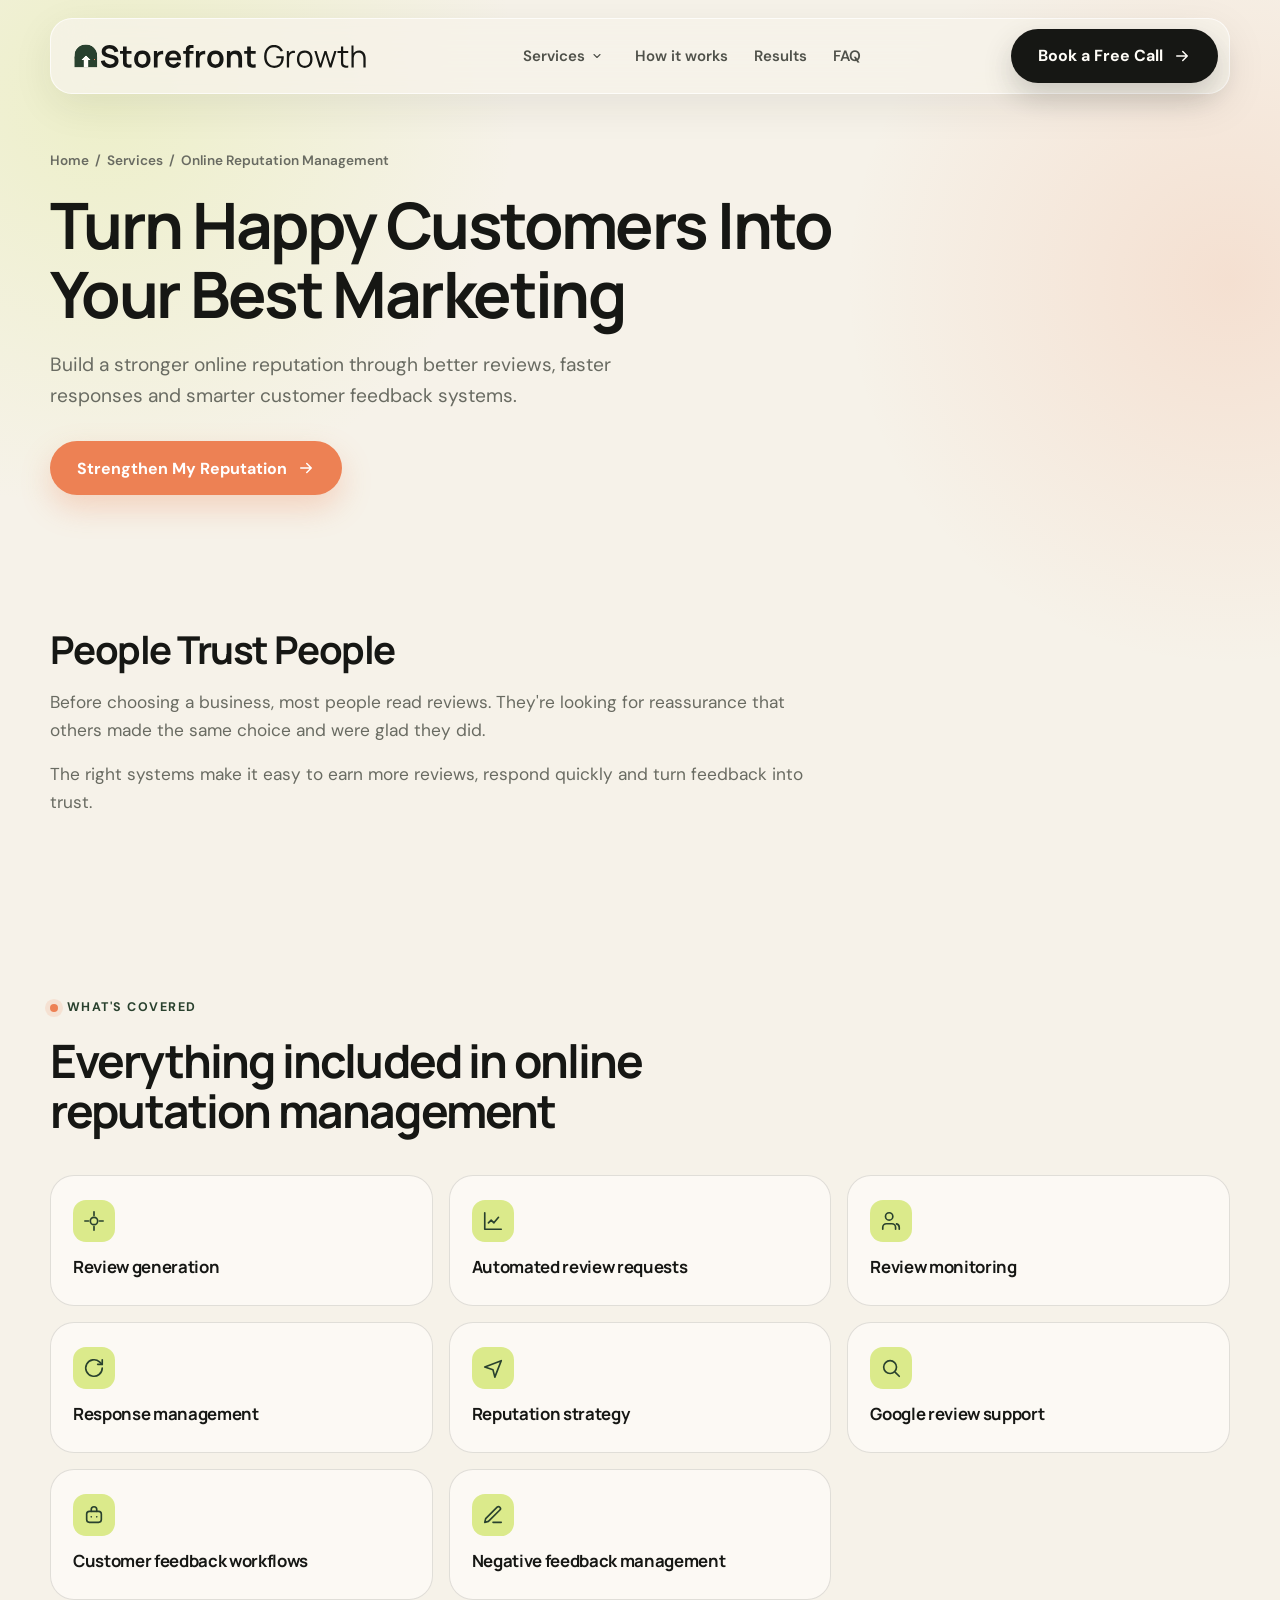
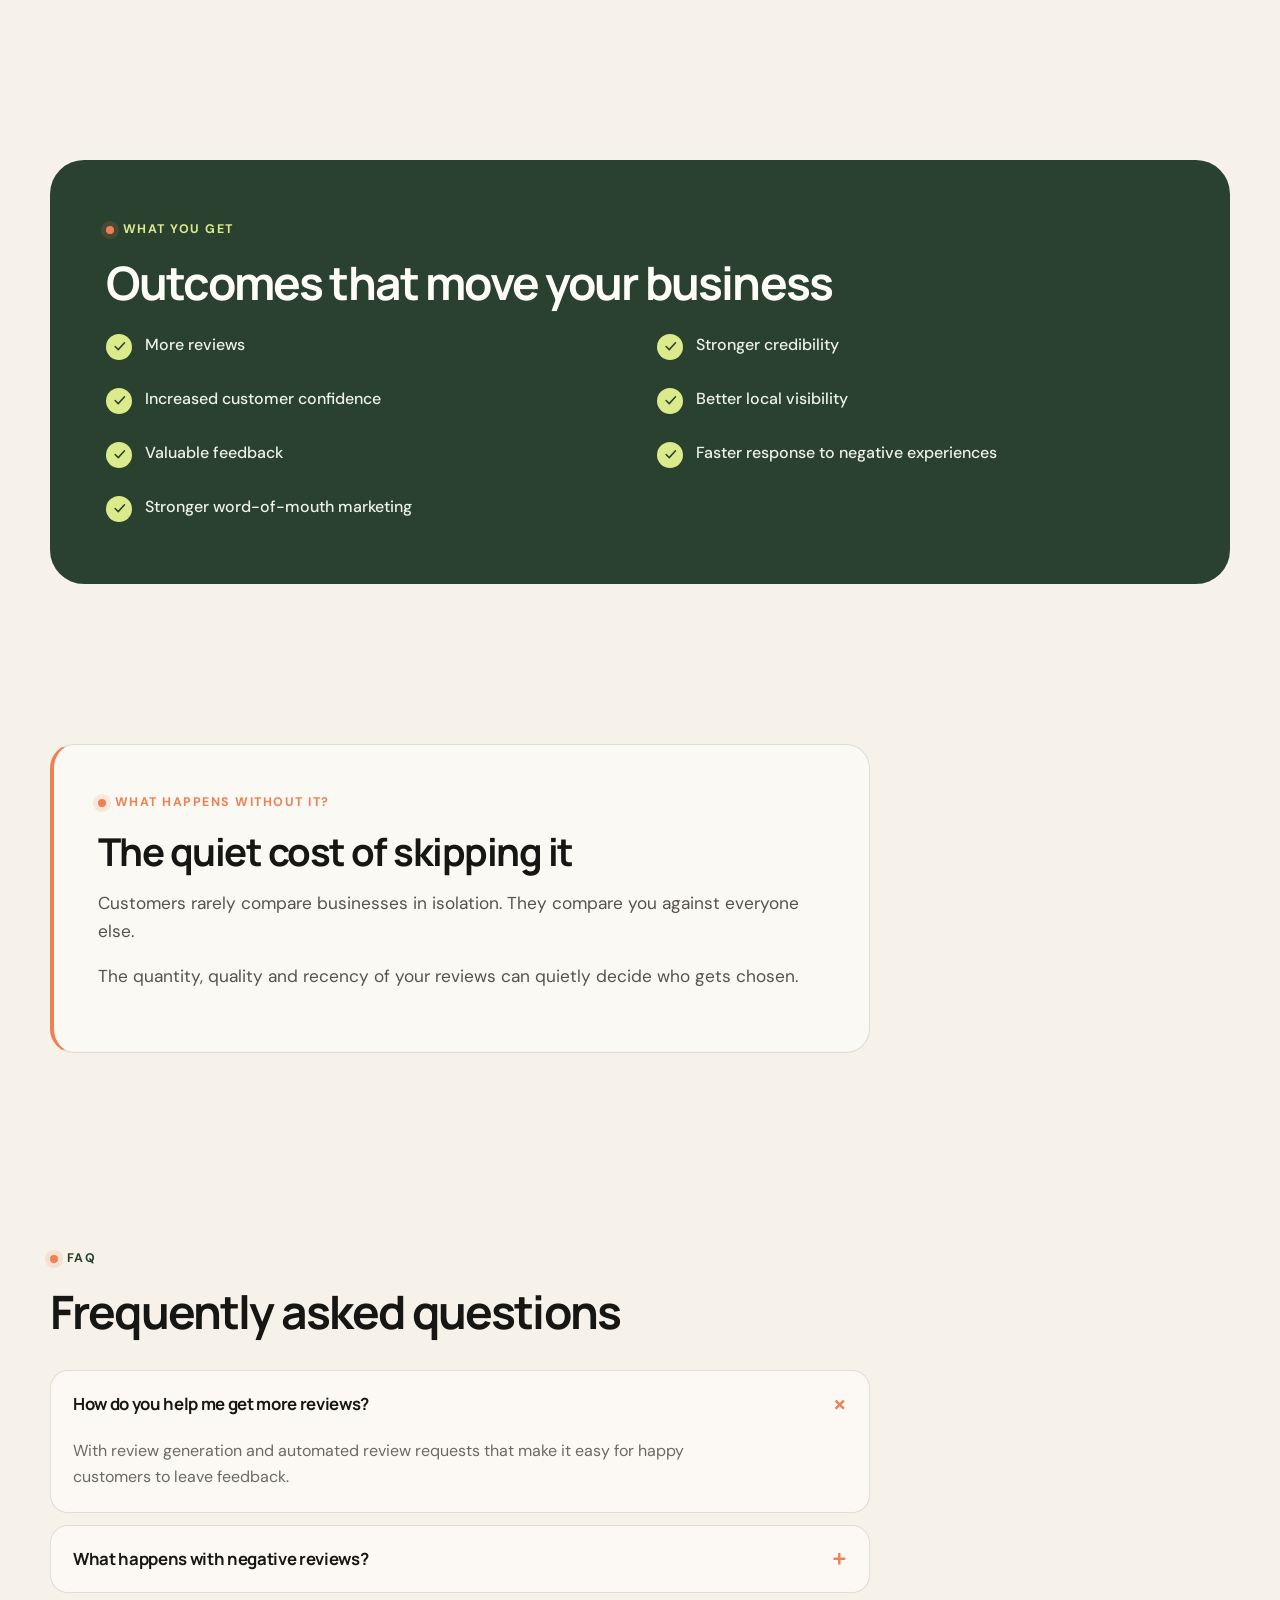
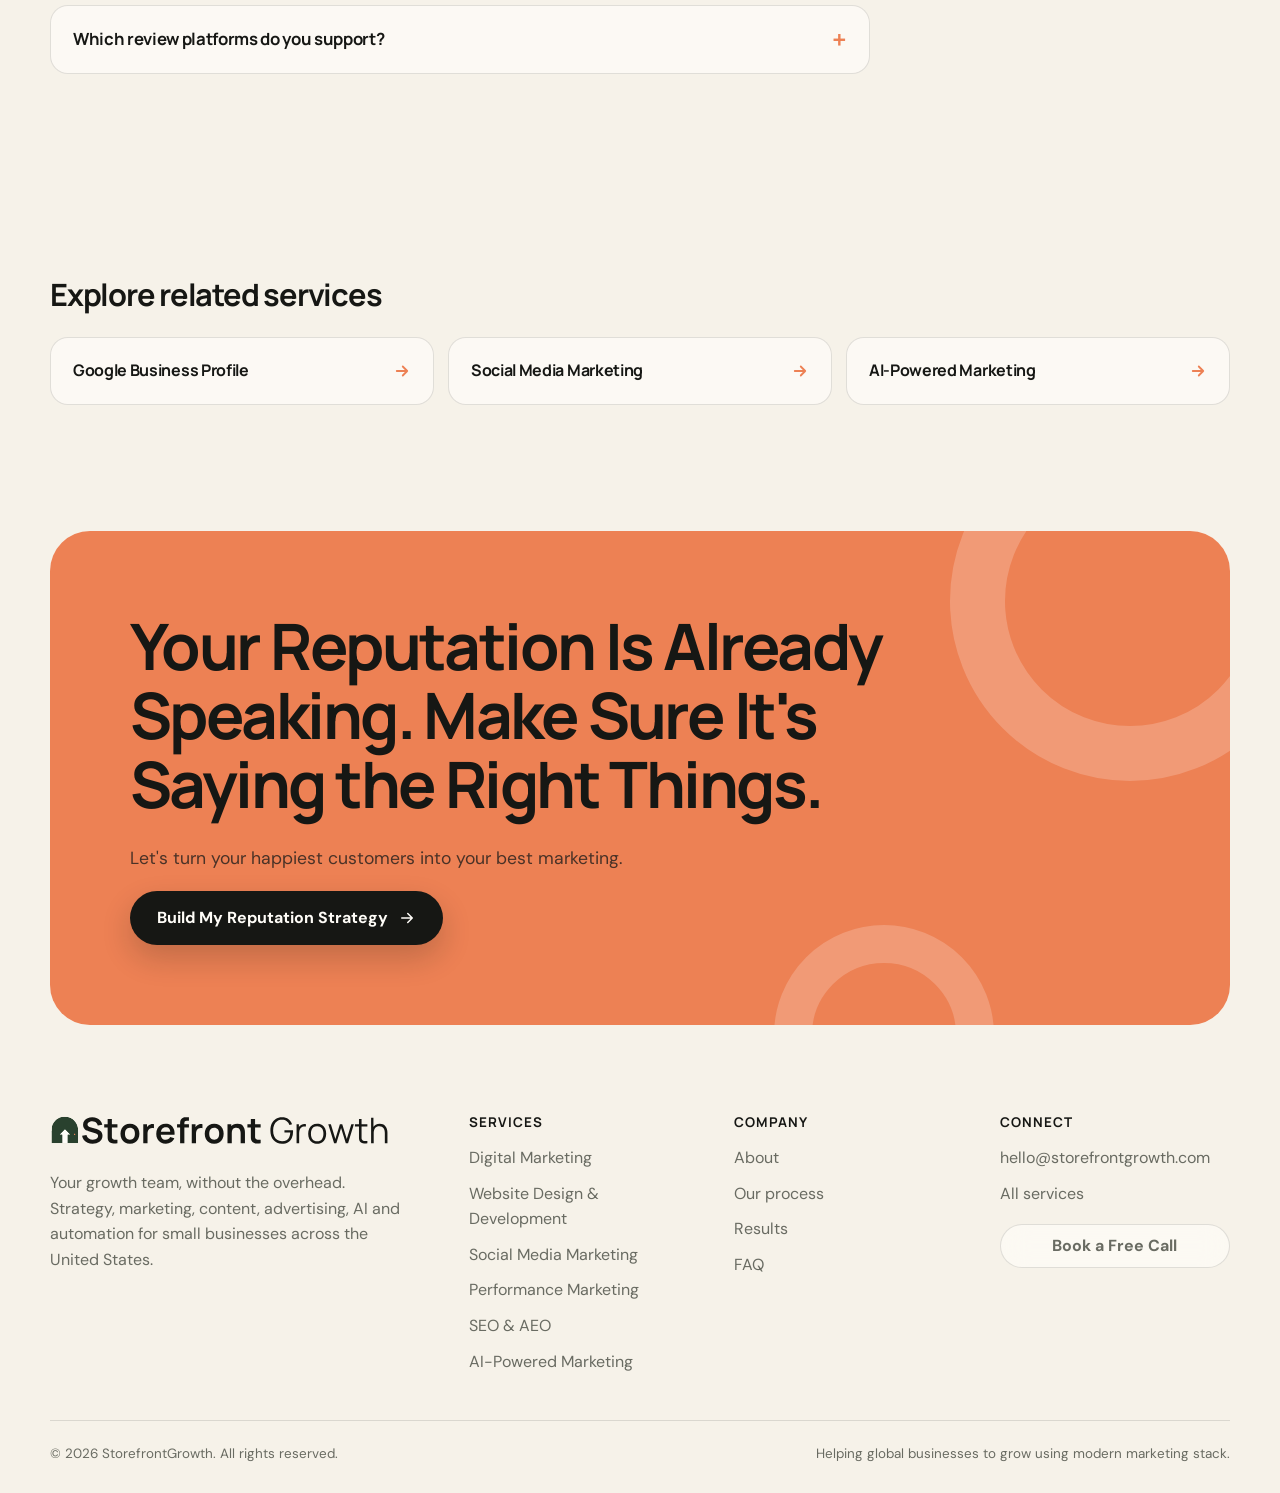
<file: services/online-reputation-management/index.html>
<!DOCTYPE html>
<html lang="en">
<head>
  <meta charset="UTF-8" />
  <meta name="viewport" content="width=device-width, initial-scale=1.0" />
  <meta name="description" content="Generate more reviews, manage customer feedback and strengthen your online reputation with StoreFrontGrowth." />
  <link rel="canonical" href="https://storefrontgrowth.com/services/online-reputation-management/" />
  <meta name="robots" content="index, follow, max-image-preview:large" />
  <title>Online Reputation Management for Small Businesses | StoreFrontGrowth</title>
  <!-- Google tag (gtag.js) -->
  <script async src="https://www.googletagmanager.com/gtag/js?id=G-RZE871RS3W"></script>
  <script>window.dataLayer=window.dataLayer||[];function gtag(){dataLayer.push(arguments);}gtag('js',new Date());gtag('config','G-RZE871RS3W');</script>
  <link rel="icon" type="image/svg+xml" href="/favicon.svg" />
  <link rel="icon" type="image/png" sizes="32x32" href="/favicon-32.png" />
  <link rel="apple-touch-icon" href="/apple-touch-icon.png" />

  <meta property="og:type" content="website" />
  <meta property="og:site_name" content="StorefrontGrowth" />
  <meta property="og:title" content="Online Reputation Management for Small Businesses | StoreFrontGrowth" />
  <meta property="og:description" content="Generate more reviews, manage customer feedback and strengthen your online reputation with StoreFrontGrowth." />
  <meta property="og:url" content="https://storefrontgrowth.com/services/online-reputation-management/" />
  <meta property="og:locale" content="en_US" />
  <meta name="twitter:card" content="summary" />
  <meta name="twitter:title" content="Online Reputation Management for Small Businesses | StoreFrontGrowth" />
  <meta name="twitter:description" content="Generate more reviews, manage customer feedback and strengthen your online reputation with StoreFrontGrowth." />

  <link rel="preconnect" href="https://fonts.googleapis.com">
  <link rel="preconnect" href="https://fonts.gstatic.com" crossorigin>
  <link href="https://fonts.googleapis.com/css2?family=DM+Sans:wght@400;500;600;700&family=Manrope:wght@500;600;700;800&display=swap" rel="stylesheet">
  <link rel="stylesheet" href="/assets/site.css">
  <style>
    .chip-row { display:flex; flex-wrap:wrap; gap:8px; margin-top:16px; }
    .chip { padding:7px 13px; border:1px solid var(--line); border-radius:999px; background:rgba(255,253,248,0.7); font-size:0.82rem; font-weight:600; color:#3c3e38; }
    .without-list { margin:14px 0 0; padding-left:20px; color:#55534b; }
    .without-list li { margin:6px 0; }
  </style>
  <script type="application/ld+json">
{
  "@context": "https://schema.org",
  "@graph": [
    {
      "@type": "Service",
      "name": "Online Reputation Management",
      "serviceType": "Online Reputation Management",
      "description": "Generate more reviews, manage customer feedback and strengthen your online reputation with StoreFrontGrowth.",
      "url": "https://storefrontgrowth.com/services/online-reputation-management/",
      "areaServed": {
        "@type": "Country",
        "name": "United States"
      },
      "provider": {
        "@type": "Organization",
        "name": "StorefrontGrowth",
        "url": "https://storefrontgrowth.com/",
        "logo": "https://storefrontgrowth.com/assets/logo.svg"
      }
    },
    {
      "@type": "BreadcrumbList",
      "itemListElement": [
        {
          "@type": "ListItem",
          "position": 1,
          "name": "Home",
          "item": "https://storefrontgrowth.com/"
        },
        {
          "@type": "ListItem",
          "position": 2,
          "name": "Services",
          "item": "https://storefrontgrowth.com/#services"
        },
        {
          "@type": "ListItem",
          "position": 3,
          "name": "Online Reputation Management",
          "item": "https://storefrontgrowth.com/services/online-reputation-management/"
        }
      ]
    },
    {
      "@type": "FAQPage",
      "mainEntity": [
        {
          "@type": "Question",
          "name": "How do you help me get more reviews?",
          "acceptedAnswer": {
            "@type": "Answer",
            "text": "With review generation and automated review requests that make it easy for happy customers to leave feedback."
          }
        },
        {
          "@type": "Question",
          "name": "What happens with negative reviews?",
          "acceptedAnswer": {
            "@type": "Answer",
            "text": "We monitor reviews and help you respond quickly and professionally, turning feedback into an opportunity to build trust."
          }
        },
        {
          "@type": "Question",
          "name": "Which review platforms do you support?",
          "acceptedAnswer": {
            "@type": "Answer",
            "text": "We focus on Google reviews and can support the platforms most relevant to your business."
          }
        }
      ]
    }
  ]
}
  </script>
</head>
<body>
  <header class="header-wrap">
    <nav class="nav" id="mainNav" aria-label="Primary navigation">
      <a class="brand" href="/" aria-label="StorefrontGrowth home">
        <img src="/assets/logo.svg" alt="StorefrontGrowth" class="brand-logo" width="1380" height="122" />
      </a>
      <div class="nav-links">
        <div class="nav-dd">
          <button type="button" aria-haspopup="true" aria-expanded="false">Services
            <svg viewBox="0 0 24 24" fill="none" stroke="currentColor" stroke-width="2.2" stroke-linecap="round" stroke-linejoin="round"><path d="M6 9l6 6 6-6"/></svg>
          </button>
          <div class="nav-dd-menu">
          <a href="/services/digital-marketing/">Digital Marketing</a>
          <a href="/services/website-design-development/">Website Design &amp; Development</a>
          <a href="/services/social-media-marketing/">Social Media Marketing</a>
          <a href="/services/performance-marketing/">Performance Marketing</a>
          <a href="/services/seo-aeo/">SEO &amp; AEO</a>
          <a href="/services/ai-powered-marketing/">AI-Powered Marketing</a>
          <a href="/services/content-creation/">Content Creation</a>
          <a href="/services/google-business-profile/">Google Business Profile</a>
          <a href="/services/online-reputation-management/">Online Reputation Management</a>
          </div>
        </div>
        <a href="/#process">How it works</a>
        <a href="/#results">Results</a>
        <a href="/#faq">FAQ</a>
      </div>
      <button class="btn btn-primary js-open-modal" type="button">Book a Free Call <svg class="btn-arrow" viewBox="0 0 24 24" fill="none" stroke="currentColor" stroke-width="2" stroke-linecap="round" stroke-linejoin="round"><path d="M5 12h14M13 6l6 6-6 6"/></svg></button>
      <button class="menu-btn" id="menuBtn" type="button" aria-label="Open menu" aria-expanded="false">
        <svg width="22" viewBox="0 0 24 24" fill="none" stroke="currentColor" stroke-width="2" stroke-linecap="round"><path d="M4 8h16M4 16h16"/></svg>
      </button>
    </nav>
  </header>

  <div class="nav-mobile" id="mobileMenu" aria-hidden="true">
    <div class="m-head">Services</div>
    <div class="m-sub">
      <a href="/services/digital-marketing/">Digital Marketing</a>
      <a href="/services/website-design-development/">Website Design &amp; Development</a>
      <a href="/services/social-media-marketing/">Social Media Marketing</a>
      <a href="/services/performance-marketing/">Performance Marketing</a>
      <a href="/services/seo-aeo/">SEO &amp; AEO</a>
      <a href="/services/ai-powered-marketing/">AI-Powered Marketing</a>
      <a href="/services/content-creation/">Content Creation</a>
      <a href="/services/google-business-profile/">Google Business Profile</a>
      <a href="/services/online-reputation-management/">Online Reputation Management</a>
    </div>
    <a href="/#process">How it works</a>
    <a href="/#results">Results</a>
    <a href="/#faq">FAQ</a>
    <button class="btn btn-primary js-open-modal" type="button">Book a Free Call</button>
  </div>

  <main id="top">
    <section class="page-hero">
      <div class="container">
        <div class="inner reveal">
          <div class="crumbs"><a href="/">Home</a> &nbsp;/&nbsp; <a href="/#services">Services</a> &nbsp;/&nbsp; Online Reputation Management</div>
          <h1>Turn Happy Customers Into Your Best Marketing</h1>
          <p class="lede">Build a stronger online reputation through better reviews, faster responses and smarter customer feedback systems.</p>
          <button class="btn btn-accent js-open-modal" type="button">Strengthen My Reputation <svg class="btn-arrow" viewBox="0 0 24 24" fill="none" stroke="currentColor" stroke-width="2" stroke-linecap="round" stroke-linejoin="round"><path d="M5 12h14M13 6l6 6-6 6"/></svg></button>
        </div>
      </div>
    </section>

    <section class="section-sm">
      <div class="container">
        <div class="intro-block reveal">
          <h2>People Trust People</h2>
        <p>Before choosing a business, most people read reviews. They&#x27;re looking for reassurance that others made the same choice and were glad they did.</p>
        <p>The right systems make it easy to earn more reviews, respond quickly and turn feedback into trust.</p>
        </div>
      </div>
    </section>

    <section class="section">
      <div class="container">
        <div class="reveal" style="max-width:680px;margin-bottom:40px">
          <div class="eyebrow">What's covered</div>
          <h2>Everything included in online reputation management</h2>
        </div>
        <div class="covered-grid reveal">
          <div class="covered-card"><span class="ic"><svg viewBox="0 0 24 24" fill="none" stroke="currentColor" stroke-width="1.8" stroke-linecap="round" stroke-linejoin="round"><path d="M12 2v4M12 18v4M2 12h4M18 12h4M12 8a4 4 0 100 8 4 4 0 000-8z"/></svg></span><strong>Review generation</strong></div>
          <div class="covered-card"><span class="ic"><svg viewBox="0 0 24 24" fill="none" stroke="currentColor" stroke-width="1.8" stroke-linecap="round" stroke-linejoin="round"><path d="M3 3v18h18"/><path d="M7 14l3-3 3 3 5-6"/></svg></span><strong>Automated review requests</strong></div>
          <div class="covered-card"><span class="ic"><svg viewBox="0 0 24 24" fill="none" stroke="currentColor" stroke-width="1.8" stroke-linecap="round" stroke-linejoin="round"><path d="M17 21v-2a4 4 0 00-4-4H7a4 4 0 00-4 4v2"/><circle cx="10" cy="7" r="4"/><path d="M21 21v-2a4 4 0 00-3-3.87"/></svg></span><strong>Review monitoring</strong></div>
          <div class="covered-card"><span class="ic"><svg viewBox="0 0 24 24" fill="none" stroke="currentColor" stroke-width="1.8" stroke-linecap="round" stroke-linejoin="round"><path d="M21 12a9 9 0 11-3-6.7L21 8"/><path d="M21 3v5h-5"/></svg></span><strong>Response management</strong></div>
          <div class="covered-card"><span class="ic"><svg viewBox="0 0 24 24" fill="none" stroke="currentColor" stroke-width="1.8" stroke-linecap="round" stroke-linejoin="round"><path d="M3 11l18-7-7 18-2-8-9-3z"/></svg></span><strong>Reputation strategy</strong></div>
          <div class="covered-card"><span class="ic"><svg viewBox="0 0 24 24" fill="none" stroke="currentColor" stroke-width="1.8" stroke-linecap="round" stroke-linejoin="round"><circle cx="11" cy="11" r="7"/><path d="M21 21l-4.3-4.3"/></svg></span><strong>Google review support</strong></div>
          <div class="covered-card"><span class="ic"><svg viewBox="0 0 24 24" fill="none" stroke="currentColor" stroke-width="1.8" stroke-linecap="round" stroke-linejoin="round"><rect x="4" y="8" width="16" height="12" rx="3"/><path d="M9 8V6a3 3 0 016 0v2M9 14h.01M15 14h.01"/></svg></span><strong>Customer feedback workflows</strong></div>
          <div class="covered-card"><span class="ic"><svg viewBox="0 0 24 24" fill="none" stroke="currentColor" stroke-width="1.8" stroke-linecap="round" stroke-linejoin="round"><path d="M12 20h9"/><path d="M16.5 3.5a2.1 2.1 0 013 3L7 19l-4 1 1-4z"/></svg></span><strong>Negative feedback management</strong></div>
        </div>
      </div>
    </section>

    <section class="section-sm">
      <div class="container">
        <div class="benefits reveal">
          <div class="eyebrow" style="color:var(--lime)">What you get</div>
          <h2>Outcomes that move your business</h2>
          <div class="benefit-grid">
            <div class="benefit-item"><span class="tick"><svg viewBox="0 0 24 24" fill="none" stroke="currentColor" stroke-width="2.4" stroke-linecap="round" stroke-linejoin="round"><path d="M5 12l5 5L20 6"/></svg></span><span>More reviews</span></div>
            <div class="benefit-item"><span class="tick"><svg viewBox="0 0 24 24" fill="none" stroke="currentColor" stroke-width="2.4" stroke-linecap="round" stroke-linejoin="round"><path d="M5 12l5 5L20 6"/></svg></span><span>Stronger credibility</span></div>
            <div class="benefit-item"><span class="tick"><svg viewBox="0 0 24 24" fill="none" stroke="currentColor" stroke-width="2.4" stroke-linecap="round" stroke-linejoin="round"><path d="M5 12l5 5L20 6"/></svg></span><span>Increased customer confidence</span></div>
            <div class="benefit-item"><span class="tick"><svg viewBox="0 0 24 24" fill="none" stroke="currentColor" stroke-width="2.4" stroke-linecap="round" stroke-linejoin="round"><path d="M5 12l5 5L20 6"/></svg></span><span>Better local visibility</span></div>
            <div class="benefit-item"><span class="tick"><svg viewBox="0 0 24 24" fill="none" stroke="currentColor" stroke-width="2.4" stroke-linecap="round" stroke-linejoin="round"><path d="M5 12l5 5L20 6"/></svg></span><span>Valuable feedback</span></div>
            <div class="benefit-item"><span class="tick"><svg viewBox="0 0 24 24" fill="none" stroke="currentColor" stroke-width="2.4" stroke-linecap="round" stroke-linejoin="round"><path d="M5 12l5 5L20 6"/></svg></span><span>Faster response to negative experiences</span></div>
            <div class="benefit-item"><span class="tick"><svg viewBox="0 0 24 24" fill="none" stroke="currentColor" stroke-width="2.4" stroke-linecap="round" stroke-linejoin="round"><path d="M5 12l5 5L20 6"/></svg></span><span>Stronger word-of-mouth marketing</span></div>
          </div>
        </div>
      </div>
    </section>

    <section class="section">
      <div class="container">
        <div class="without reveal">
          <div class="eyebrow" style="color:var(--orange)">What happens without it?</div>
          <h2>The quiet cost of skipping it</h2>
        <p>Customers rarely compare businesses in isolation. They compare you against everyone else.</p>
        <p>The quantity, quality and recency of your reviews can quietly decide who gets chosen.</p>
        </div>
      </div>
    </section>

    <section class="section">
      <div class="container">
        <div class="reveal" style="max-width:820px;margin-bottom:34px">
          <div class="eyebrow">FAQ</div>
          <h2>Frequently asked questions</h2>
        </div>
        <div class="faqs reveal">
          <details open><summary>How do you help me get more reviews?</summary><p>With review generation and automated review requests that make it easy for happy customers to leave feedback.</p></details>
          <details><summary>What happens with negative reviews?</summary><p>We monitor reviews and help you respond quickly and professionally, turning feedback into an opportunity to build trust.</p></details>
          <details><summary>Which review platforms do you support?</summary><p>We focus on Google reviews and can support the platforms most relevant to your business.</p></details>
        </div>
      </div>
    </section>

    <section class="section related">
      <div class="container reveal">
        <h2>Explore related services</h2>
        <div class="related-row" style="margin-top:26px">
          <a class="related-card" href="/services/google-business-profile/">Google Business Profile<svg viewBox="0 0 24 24" fill="none" stroke="currentColor" stroke-width="2.4" stroke-linecap="round" stroke-linejoin="round"><path d="M5 12h14M13 6l6 6-6 6"/></svg></a>
          <a class="related-card" href="/services/social-media-marketing/">Social Media Marketing<svg viewBox="0 0 24 24" fill="none" stroke="currentColor" stroke-width="2.4" stroke-linecap="round" stroke-linejoin="round"><path d="M5 12h14M13 6l6 6-6 6"/></svg></a>
          <a class="related-card" href="/services/ai-powered-marketing/">AI-Powered Marketing<svg viewBox="0 0 24 24" fill="none" stroke="currentColor" stroke-width="2.4" stroke-linecap="round" stroke-linejoin="round"><path d="M5 12h14M13 6l6 6-6 6"/></svg></a>
        </div>
      </div>
    </section>

    <section class="cta-band">
      <div class="container">
        <div class="cta-card reveal">
          <div class="cta-shape one" aria-hidden="true"></div>
          <div class="cta-shape two" aria-hidden="true"></div>
          <h2>Your Reputation Is Already Speaking. Make Sure It&#x27;s Saying the Right Things.</h2>
          <p>Let&#x27;s turn your happiest customers into your best marketing.</p>
          <button class="btn btn-primary js-open-modal" type="button">Build My Reputation Strategy <svg class="btn-arrow" viewBox="0 0 24 24" fill="none" stroke="currentColor" stroke-width="2" stroke-linecap="round" stroke-linejoin="round"><path d="M5 12h14M13 6l6 6-6 6"/></svg></button>
        </div>
      </div>
    </section>
  </main>

  <footer>
    <div class="container">
      <div class="footer-grid">
        <div class="footer-brand">
          <a class="brand" href="/" aria-label="StorefrontGrowth home">
            <img src="/assets/logo.svg" alt="StorefrontGrowth" class="brand-logo" width="1380" height="122" />
          </a>
          <p>Your growth team, without the overhead. Strategy, marketing, content, advertising, AI and automation for small businesses across the United States.</p>
        </div>
        <div class="footer-col">
          <h4>Services</h4>
          <div class="footer-links"><a href="/services/digital-marketing/">Digital Marketing</a><a href="/services/website-design-development/">Website Design &amp; Development</a><a href="/services/social-media-marketing/">Social Media Marketing</a><a href="/services/performance-marketing/">Performance Marketing</a><a href="/services/seo-aeo/">SEO &amp; AEO</a><a href="/services/ai-powered-marketing/">AI-Powered Marketing</a></div>
        </div>
        <div class="footer-col">
          <h4>Company</h4>
          <div class="footer-links"><a href="/#outcomes">About</a><a href="/#process">Our process</a><a href="/#results">Results</a><a href="/#faq">FAQ</a></div>
        </div>
        <div class="footer-col">
          <h4>Connect</h4>
          <div class="footer-links"><a href="mailto:hello@storefrontgrowth.com">hello@storefrontgrowth.com</a><a href="/#services">All services</a><button class="btn btn-secondary js-open-modal" type="button" style="margin-top:8px;min-height:44px;padding:0 14px;">Book a Free Call</button></div>
        </div>
      </div>
      <div class="footer-bottom"><span>© <span id="year"></span> StorefrontGrowth. All rights reserved.</span><span>Helping global businesses to grow using modern marketing stack.</span></div>
    </div>
  </footer>

  <div class="modal" id="contactModal" role="dialog" aria-modal="true" aria-labelledby="modalTitle">
    <div class="modal-card">
      <button class="modal-close" id="modalClose" type="button" aria-label="Close">×</button>
      <div class="eyebrow">Free consultation</div>
      <h3 id="modalTitle">Book a free call.</h3>
      <p>Share a few details and we'll identify the most useful next step for your business.</p>
      <form class="contact-form" id="contactForm">
        <div class="form-row">
          <label>First name<input name="firstName" type="text" placeholder="Jordan" required></label>
          <label>Business name<input name="businessName" type="text" placeholder="Your business" required></label>
        </div>
        <div class="form-row">
          <label>Work email<input name="email" type="email" placeholder="you@company.com" required></label>
          <label>Phone number<input name="phone" type="tel" placeholder="(555) 010-4482" required></label>
        </div>
        <div class="form-row">
          <label>What do you need help with?
            <select name="service" required>
              <option value="">Choose a service</option>
              <option>Digital Marketing</option><option>Website Design &amp; Development</option><option>Social Media Marketing</option><option>Performance Marketing</option><option>SEO &amp; AEO</option><option>AI-Powered Marketing</option><option>Content Creation</option><option>Google Business Profile</option><option>Online Reputation Management</option><option>Not sure yet</option>
            </select>
          </label>
          <label>Approximate monthly budget
            <select name="budget" required>
              <option value="">Choose a range</option>
              <option>Under $1,000</option>
              <option>$1,000 to $2,500</option>
              <option>$2,500 to $5,000</option>
              <option>$5,000+</option>
            </select>
          </label>
        </div>
        <input type="checkbox" name="botcheck" tabindex="-1" autocomplete="off" style="position:absolute;left:-9999px;width:0;height:0;opacity:0" aria-hidden="true">
        <div class="form-success" id="formSuccess">Thanks! We've got your details and will call you back shortly.</div>
        <button class="btn btn-primary" type="submit">Book a Free Call</button>
      </form>
    </div>
  </div>
  <script src="/assets/site.js"></script>
</body>
</html>
</file>
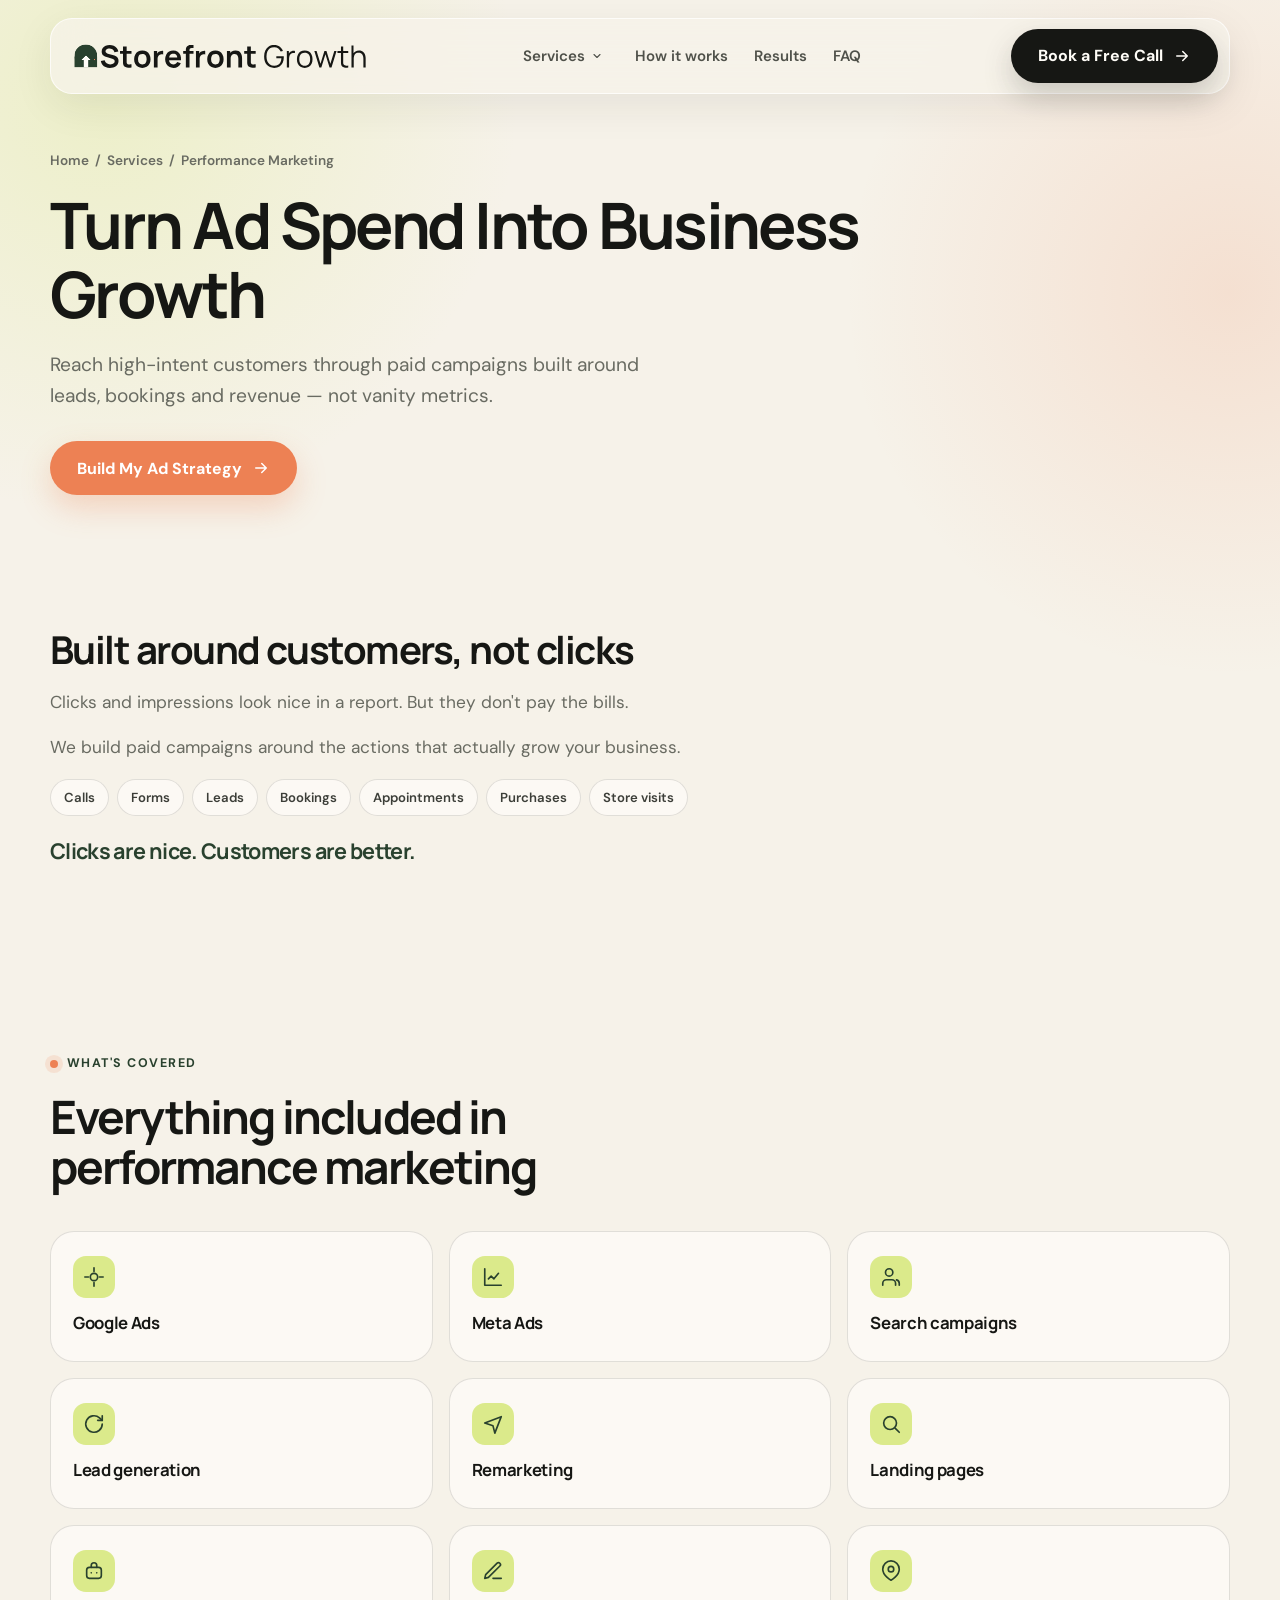
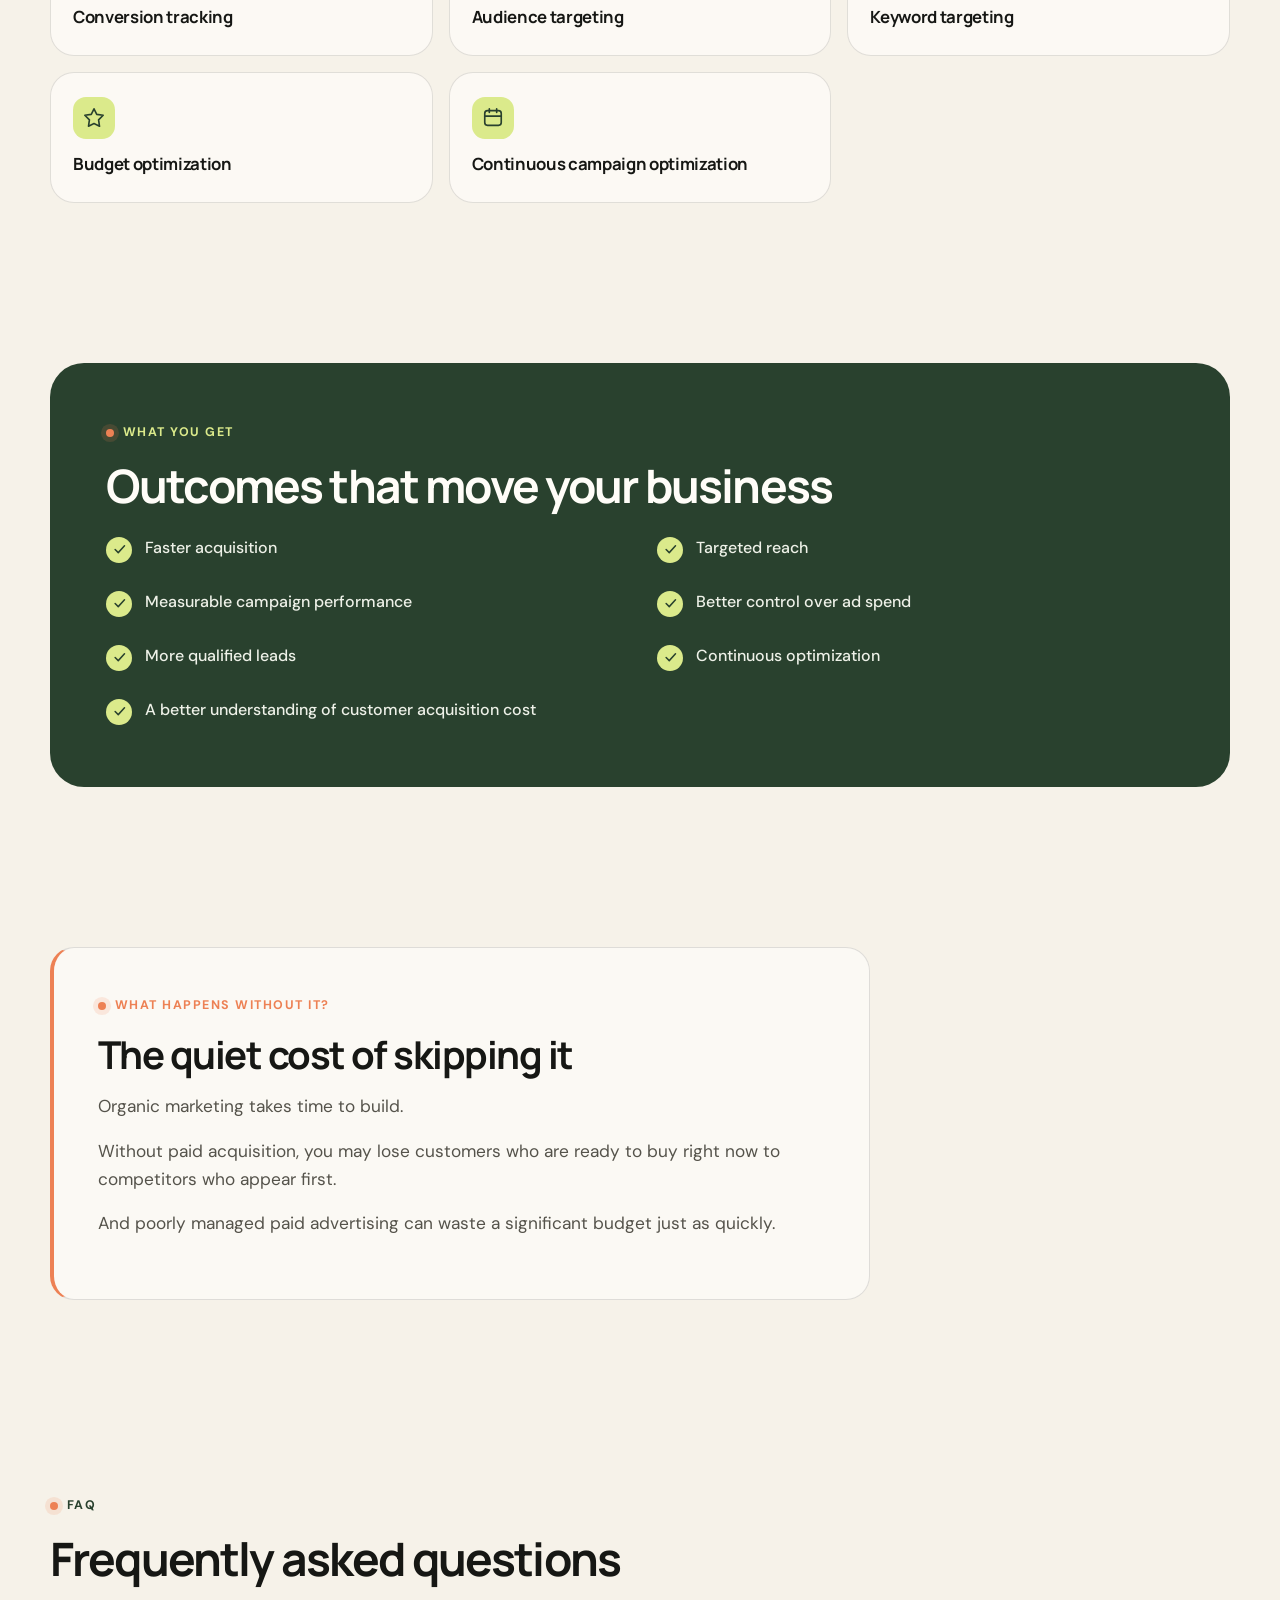
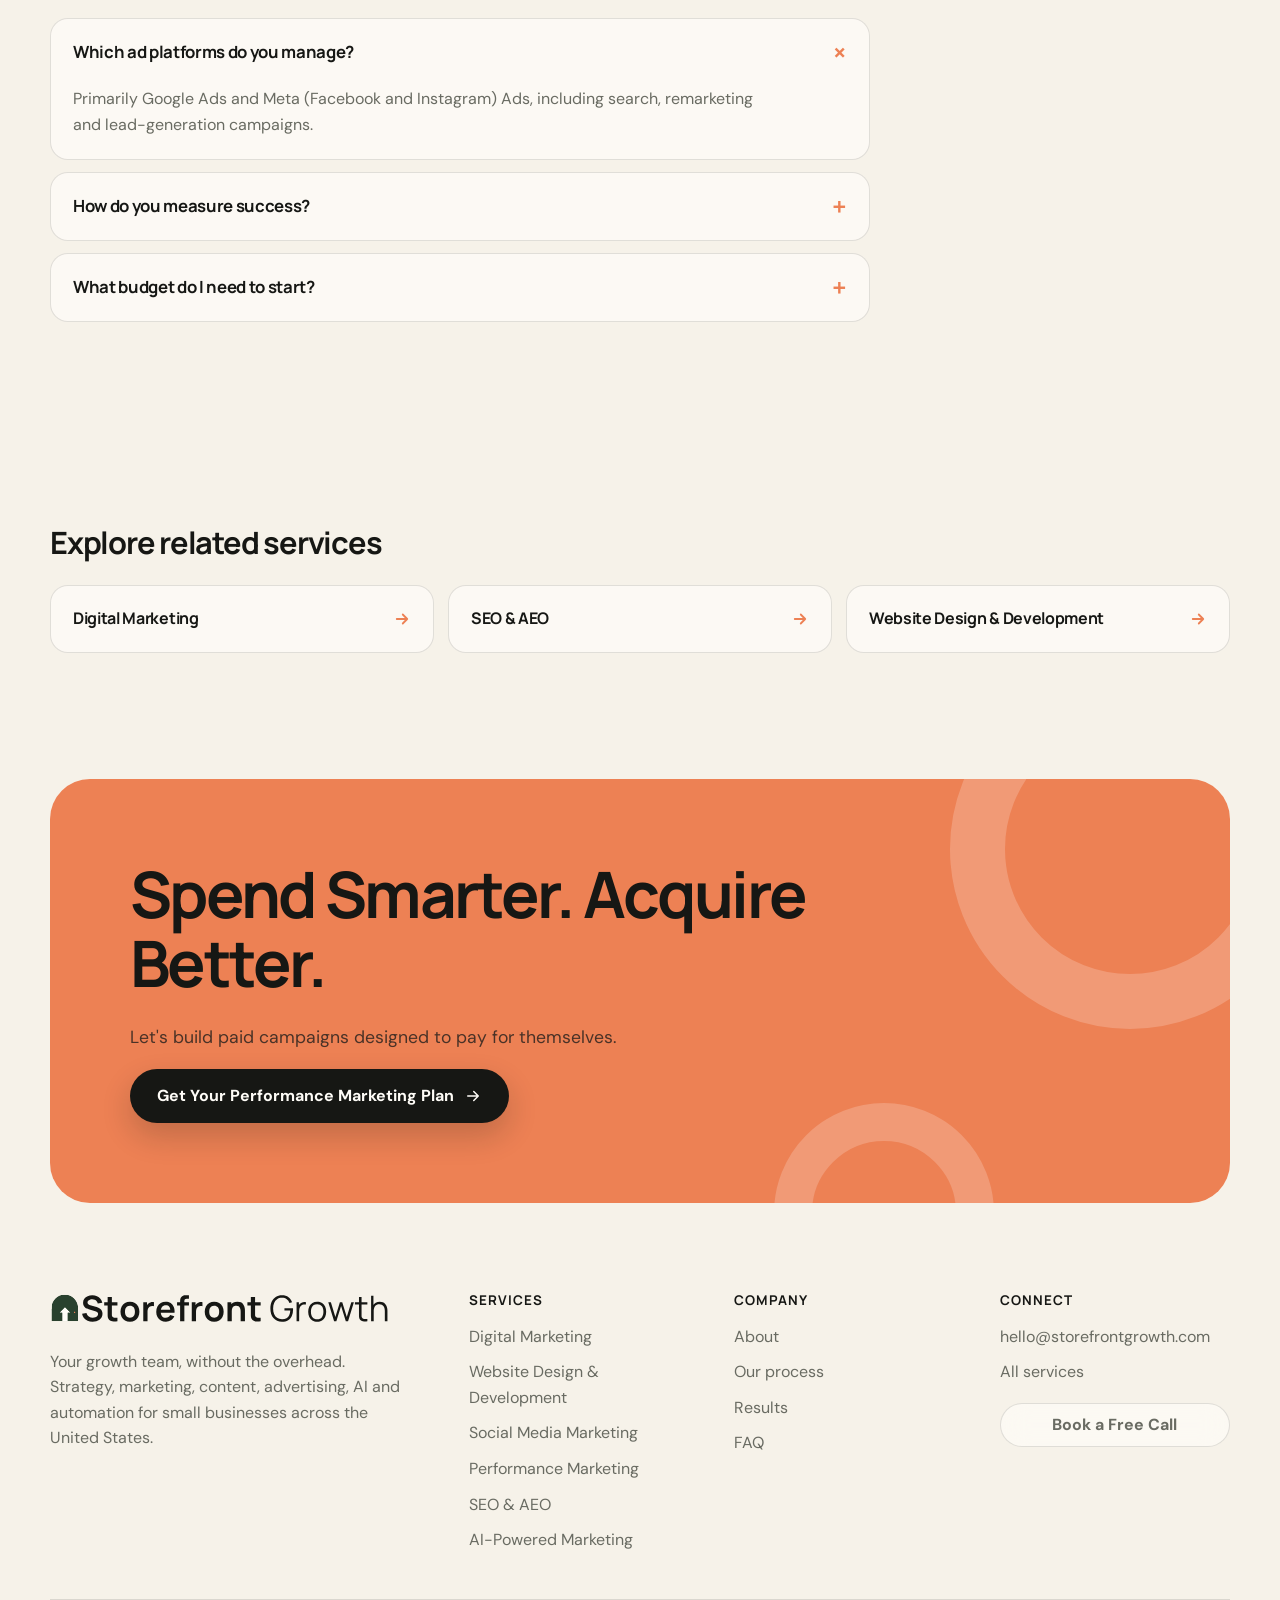
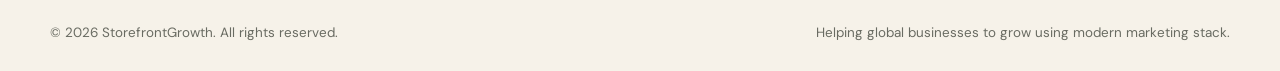
<file: services/performance-marketing/index.html>
<!DOCTYPE html>
<html lang="en">
<head>
  <meta charset="UTF-8" />
  <meta name="viewport" content="width=device-width, initial-scale=1.0" />
  <meta name="description" content="Grow with Google Ads, Meta Ads, remarketing and conversion-focused paid campaigns built around measurable business results." />
  <link rel="canonical" href="https://storefrontgrowth.com/services/performance-marketing/" />
  <meta name="robots" content="index, follow, max-image-preview:large" />
  <title>Performance Marketing for Small Businesses | StoreFrontGrowth</title>
  <!-- Google tag (gtag.js) -->
  <script async src="https://www.googletagmanager.com/gtag/js?id=G-RZE871RS3W"></script>
  <script>window.dataLayer=window.dataLayer||[];function gtag(){dataLayer.push(arguments);}gtag('js',new Date());gtag('config','G-RZE871RS3W');</script>
  <link rel="icon" type="image/svg+xml" href="/favicon.svg" />
  <link rel="icon" type="image/png" sizes="32x32" href="/favicon-32.png" />
  <link rel="apple-touch-icon" href="/apple-touch-icon.png" />

  <meta property="og:type" content="website" />
  <meta property="og:site_name" content="StorefrontGrowth" />
  <meta property="og:title" content="Performance Marketing for Small Businesses | StoreFrontGrowth" />
  <meta property="og:description" content="Grow with Google Ads, Meta Ads, remarketing and conversion-focused paid campaigns built around measurable business results." />
  <meta property="og:url" content="https://storefrontgrowth.com/services/performance-marketing/" />
  <meta property="og:locale" content="en_US" />
  <meta name="twitter:card" content="summary" />
  <meta name="twitter:title" content="Performance Marketing for Small Businesses | StoreFrontGrowth" />
  <meta name="twitter:description" content="Grow with Google Ads, Meta Ads, remarketing and conversion-focused paid campaigns built around measurable business results." />

  <link rel="preconnect" href="https://fonts.googleapis.com">
  <link rel="preconnect" href="https://fonts.gstatic.com" crossorigin>
  <link href="https://fonts.googleapis.com/css2?family=DM+Sans:wght@400;500;600;700&family=Manrope:wght@500;600;700;800&display=swap" rel="stylesheet">
  <link rel="stylesheet" href="/assets/site.css">
  <style>
    .chip-row { display:flex; flex-wrap:wrap; gap:8px; margin-top:16px; }
    .chip { padding:7px 13px; border:1px solid var(--line); border-radius:999px; background:rgba(255,253,248,0.7); font-size:0.82rem; font-weight:600; color:#3c3e38; }
    .without-list { margin:14px 0 0; padding-left:20px; color:#55534b; }
    .without-list li { margin:6px 0; }
  </style>
  <script type="application/ld+json">
{
  "@context": "https://schema.org",
  "@graph": [
    {
      "@type": "Service",
      "name": "Performance Marketing",
      "serviceType": "Performance Marketing",
      "description": "Grow with Google Ads, Meta Ads, remarketing and conversion-focused paid campaigns built around measurable business results.",
      "url": "https://storefrontgrowth.com/services/performance-marketing/",
      "areaServed": {
        "@type": "Country",
        "name": "United States"
      },
      "provider": {
        "@type": "Organization",
        "name": "StorefrontGrowth",
        "url": "https://storefrontgrowth.com/",
        "logo": "https://storefrontgrowth.com/assets/logo.svg"
      }
    },
    {
      "@type": "BreadcrumbList",
      "itemListElement": [
        {
          "@type": "ListItem",
          "position": 1,
          "name": "Home",
          "item": "https://storefrontgrowth.com/"
        },
        {
          "@type": "ListItem",
          "position": 2,
          "name": "Services",
          "item": "https://storefrontgrowth.com/#services"
        },
        {
          "@type": "ListItem",
          "position": 3,
          "name": "Performance Marketing",
          "item": "https://storefrontgrowth.com/services/performance-marketing/"
        }
      ]
    },
    {
      "@type": "FAQPage",
      "mainEntity": [
        {
          "@type": "Question",
          "name": "Which ad platforms do you manage?",
          "acceptedAnswer": {
            "@type": "Answer",
            "text": "Primarily Google Ads and Meta (Facebook and Instagram) Ads, including search, remarketing and lead-generation campaigns."
          }
        },
        {
          "@type": "Question",
          "name": "How do you measure success?",
          "acceptedAnswer": {
            "@type": "Answer",
            "text": "Around real actions \u2014 calls, forms, leads, bookings and purchases \u2014 with proper conversion tracking, not just clicks."
          }
        },
        {
          "@type": "Question",
          "name": "What budget do I need to start?",
          "acceptedAnswer": {
            "@type": "Answer",
            "text": "It depends on your market and goals. We help you set a sensible budget and optimize it continuously."
          }
        }
      ]
    }
  ]
}
  </script>
</head>
<body>
  <header class="header-wrap">
    <nav class="nav" id="mainNav" aria-label="Primary navigation">
      <a class="brand" href="/" aria-label="StorefrontGrowth home">
        <img src="/assets/logo.svg" alt="StorefrontGrowth" class="brand-logo" width="1380" height="122" />
      </a>
      <div class="nav-links">
        <div class="nav-dd">
          <button type="button" aria-haspopup="true" aria-expanded="false">Services
            <svg viewBox="0 0 24 24" fill="none" stroke="currentColor" stroke-width="2.2" stroke-linecap="round" stroke-linejoin="round"><path d="M6 9l6 6 6-6"/></svg>
          </button>
          <div class="nav-dd-menu">
          <a href="/services/digital-marketing/">Digital Marketing</a>
          <a href="/services/website-design-development/">Website Design &amp; Development</a>
          <a href="/services/social-media-marketing/">Social Media Marketing</a>
          <a href="/services/performance-marketing/">Performance Marketing</a>
          <a href="/services/seo-aeo/">SEO &amp; AEO</a>
          <a href="/services/ai-powered-marketing/">AI-Powered Marketing</a>
          <a href="/services/content-creation/">Content Creation</a>
          <a href="/services/google-business-profile/">Google Business Profile</a>
          <a href="/services/online-reputation-management/">Online Reputation Management</a>
          </div>
        </div>
        <a href="/#process">How it works</a>
        <a href="/#results">Results</a>
        <a href="/#faq">FAQ</a>
      </div>
      <button class="btn btn-primary js-open-modal" type="button">Book a Free Call <svg class="btn-arrow" viewBox="0 0 24 24" fill="none" stroke="currentColor" stroke-width="2" stroke-linecap="round" stroke-linejoin="round"><path d="M5 12h14M13 6l6 6-6 6"/></svg></button>
      <button class="menu-btn" id="menuBtn" type="button" aria-label="Open menu" aria-expanded="false">
        <svg width="22" viewBox="0 0 24 24" fill="none" stroke="currentColor" stroke-width="2" stroke-linecap="round"><path d="M4 8h16M4 16h16"/></svg>
      </button>
    </nav>
  </header>

  <div class="nav-mobile" id="mobileMenu" aria-hidden="true">
    <div class="m-head">Services</div>
    <div class="m-sub">
      <a href="/services/digital-marketing/">Digital Marketing</a>
      <a href="/services/website-design-development/">Website Design &amp; Development</a>
      <a href="/services/social-media-marketing/">Social Media Marketing</a>
      <a href="/services/performance-marketing/">Performance Marketing</a>
      <a href="/services/seo-aeo/">SEO &amp; AEO</a>
      <a href="/services/ai-powered-marketing/">AI-Powered Marketing</a>
      <a href="/services/content-creation/">Content Creation</a>
      <a href="/services/google-business-profile/">Google Business Profile</a>
      <a href="/services/online-reputation-management/">Online Reputation Management</a>
    </div>
    <a href="/#process">How it works</a>
    <a href="/#results">Results</a>
    <a href="/#faq">FAQ</a>
    <button class="btn btn-primary js-open-modal" type="button">Book a Free Call</button>
  </div>

  <main id="top">
    <section class="page-hero">
      <div class="container">
        <div class="inner reveal">
          <div class="crumbs"><a href="/">Home</a> &nbsp;/&nbsp; <a href="/#services">Services</a> &nbsp;/&nbsp; Performance Marketing</div>
          <h1>Turn Ad Spend Into Business Growth</h1>
          <p class="lede">Reach high-intent customers through paid campaigns built around leads, bookings and revenue — not vanity metrics.</p>
          <button class="btn btn-accent js-open-modal" type="button">Build My Ad Strategy <svg class="btn-arrow" viewBox="0 0 24 24" fill="none" stroke="currentColor" stroke-width="2" stroke-linecap="round" stroke-linejoin="round"><path d="M5 12h14M13 6l6 6-6 6"/></svg></button>
        </div>
      </div>
    </section>

    <section class="section-sm">
      <div class="container">
        <div class="intro-block reveal">
          <h2>Built around customers, not clicks</h2>
        <p>Clicks and impressions look nice in a report. But they don&#x27;t pay the bills.</p>
        <p>We build paid campaigns around the actions that actually grow your business.</p>
        <div class="chip-row"><span class="chip">Calls</span><span class="chip">Forms</span><span class="chip">Leads</span><span class="chip">Bookings</span><span class="chip">Appointments</span><span class="chip">Purchases</span><span class="chip">Store visits</span></div>
        <p class="pull">Clicks are nice. Customers are better.</p>
        </div>
      </div>
    </section>

    <section class="section">
      <div class="container">
        <div class="reveal" style="max-width:680px;margin-bottom:40px">
          <div class="eyebrow">What's covered</div>
          <h2>Everything included in performance marketing</h2>
        </div>
        <div class="covered-grid reveal">
          <div class="covered-card"><span class="ic"><svg viewBox="0 0 24 24" fill="none" stroke="currentColor" stroke-width="1.8" stroke-linecap="round" stroke-linejoin="round"><path d="M12 2v4M12 18v4M2 12h4M18 12h4M12 8a4 4 0 100 8 4 4 0 000-8z"/></svg></span><strong>Google Ads</strong></div>
          <div class="covered-card"><span class="ic"><svg viewBox="0 0 24 24" fill="none" stroke="currentColor" stroke-width="1.8" stroke-linecap="round" stroke-linejoin="round"><path d="M3 3v18h18"/><path d="M7 14l3-3 3 3 5-6"/></svg></span><strong>Meta Ads</strong></div>
          <div class="covered-card"><span class="ic"><svg viewBox="0 0 24 24" fill="none" stroke="currentColor" stroke-width="1.8" stroke-linecap="round" stroke-linejoin="round"><path d="M17 21v-2a4 4 0 00-4-4H7a4 4 0 00-4 4v2"/><circle cx="10" cy="7" r="4"/><path d="M21 21v-2a4 4 0 00-3-3.87"/></svg></span><strong>Search campaigns</strong></div>
          <div class="covered-card"><span class="ic"><svg viewBox="0 0 24 24" fill="none" stroke="currentColor" stroke-width="1.8" stroke-linecap="round" stroke-linejoin="round"><path d="M21 12a9 9 0 11-3-6.7L21 8"/><path d="M21 3v5h-5"/></svg></span><strong>Lead generation</strong></div>
          <div class="covered-card"><span class="ic"><svg viewBox="0 0 24 24" fill="none" stroke="currentColor" stroke-width="1.8" stroke-linecap="round" stroke-linejoin="round"><path d="M3 11l18-7-7 18-2-8-9-3z"/></svg></span><strong>Remarketing</strong></div>
          <div class="covered-card"><span class="ic"><svg viewBox="0 0 24 24" fill="none" stroke="currentColor" stroke-width="1.8" stroke-linecap="round" stroke-linejoin="round"><circle cx="11" cy="11" r="7"/><path d="M21 21l-4.3-4.3"/></svg></span><strong>Landing pages</strong></div>
          <div class="covered-card"><span class="ic"><svg viewBox="0 0 24 24" fill="none" stroke="currentColor" stroke-width="1.8" stroke-linecap="round" stroke-linejoin="round"><rect x="4" y="8" width="16" height="12" rx="3"/><path d="M9 8V6a3 3 0 016 0v2M9 14h.01M15 14h.01"/></svg></span><strong>Conversion tracking</strong></div>
          <div class="covered-card"><span class="ic"><svg viewBox="0 0 24 24" fill="none" stroke="currentColor" stroke-width="1.8" stroke-linecap="round" stroke-linejoin="round"><path d="M12 20h9"/><path d="M16.5 3.5a2.1 2.1 0 013 3L7 19l-4 1 1-4z"/></svg></span><strong>Audience targeting</strong></div>
          <div class="covered-card"><span class="ic"><svg viewBox="0 0 24 24" fill="none" stroke="currentColor" stroke-width="1.8" stroke-linecap="round" stroke-linejoin="round"><path d="M21 10c0 7-9 12-9 12s-9-5-9-12a9 9 0 0118 0z"/><circle cx="12" cy="10" r="3"/></svg></span><strong>Keyword targeting</strong></div>
          <div class="covered-card"><span class="ic"><svg viewBox="0 0 24 24" fill="none" stroke="currentColor" stroke-width="1.8" stroke-linecap="round" stroke-linejoin="round"><path d="M12 2l3 6 7 1-5 5 1 7-6-3-6 3 1-7-5-5 7-1z"/></svg></span><strong>Budget optimization</strong></div>
          <div class="covered-card"><span class="ic"><svg viewBox="0 0 24 24" fill="none" stroke="currentColor" stroke-width="1.8" stroke-linecap="round" stroke-linejoin="round"><rect x="3" y="4" width="18" height="16" rx="3"/><path d="M8 2v4M16 2v4M3 10h18"/></svg></span><strong>Continuous campaign optimization</strong></div>
        </div>
      </div>
    </section>

    <section class="section-sm">
      <div class="container">
        <div class="benefits reveal">
          <div class="eyebrow" style="color:var(--lime)">What you get</div>
          <h2>Outcomes that move your business</h2>
          <div class="benefit-grid">
            <div class="benefit-item"><span class="tick"><svg viewBox="0 0 24 24" fill="none" stroke="currentColor" stroke-width="2.4" stroke-linecap="round" stroke-linejoin="round"><path d="M5 12l5 5L20 6"/></svg></span><span>Faster acquisition</span></div>
            <div class="benefit-item"><span class="tick"><svg viewBox="0 0 24 24" fill="none" stroke="currentColor" stroke-width="2.4" stroke-linecap="round" stroke-linejoin="round"><path d="M5 12l5 5L20 6"/></svg></span><span>Targeted reach</span></div>
            <div class="benefit-item"><span class="tick"><svg viewBox="0 0 24 24" fill="none" stroke="currentColor" stroke-width="2.4" stroke-linecap="round" stroke-linejoin="round"><path d="M5 12l5 5L20 6"/></svg></span><span>Measurable campaign performance</span></div>
            <div class="benefit-item"><span class="tick"><svg viewBox="0 0 24 24" fill="none" stroke="currentColor" stroke-width="2.4" stroke-linecap="round" stroke-linejoin="round"><path d="M5 12l5 5L20 6"/></svg></span><span>Better control over ad spend</span></div>
            <div class="benefit-item"><span class="tick"><svg viewBox="0 0 24 24" fill="none" stroke="currentColor" stroke-width="2.4" stroke-linecap="round" stroke-linejoin="round"><path d="M5 12l5 5L20 6"/></svg></span><span>More qualified leads</span></div>
            <div class="benefit-item"><span class="tick"><svg viewBox="0 0 24 24" fill="none" stroke="currentColor" stroke-width="2.4" stroke-linecap="round" stroke-linejoin="round"><path d="M5 12l5 5L20 6"/></svg></span><span>Continuous optimization</span></div>
            <div class="benefit-item"><span class="tick"><svg viewBox="0 0 24 24" fill="none" stroke="currentColor" stroke-width="2.4" stroke-linecap="round" stroke-linejoin="round"><path d="M5 12l5 5L20 6"/></svg></span><span>A better understanding of customer acquisition cost</span></div>
          </div>
        </div>
      </div>
    </section>

    <section class="section">
      <div class="container">
        <div class="without reveal">
          <div class="eyebrow" style="color:var(--orange)">What happens without it?</div>
          <h2>The quiet cost of skipping it</h2>
        <p>Organic marketing takes time to build.</p>
        <p>Without paid acquisition, you may lose customers who are ready to buy right now to competitors who appear first.</p>
        <p>And poorly managed paid advertising can waste a significant budget just as quickly.</p>
        </div>
      </div>
    </section>

    <section class="section">
      <div class="container">
        <div class="reveal" style="max-width:820px;margin-bottom:34px">
          <div class="eyebrow">FAQ</div>
          <h2>Frequently asked questions</h2>
        </div>
        <div class="faqs reveal">
          <details open><summary>Which ad platforms do you manage?</summary><p>Primarily Google Ads and Meta (Facebook and Instagram) Ads, including search, remarketing and lead-generation campaigns.</p></details>
          <details><summary>How do you measure success?</summary><p>Around real actions — calls, forms, leads, bookings and purchases — with proper conversion tracking, not just clicks.</p></details>
          <details><summary>What budget do I need to start?</summary><p>It depends on your market and goals. We help you set a sensible budget and optimize it continuously.</p></details>
        </div>
      </div>
    </section>

    <section class="section related">
      <div class="container reveal">
        <h2>Explore related services</h2>
        <div class="related-row" style="margin-top:26px">
          <a class="related-card" href="/services/digital-marketing/">Digital Marketing<svg viewBox="0 0 24 24" fill="none" stroke="currentColor" stroke-width="2.4" stroke-linecap="round" stroke-linejoin="round"><path d="M5 12h14M13 6l6 6-6 6"/></svg></a>
          <a class="related-card" href="/services/seo-aeo/">SEO &amp; AEO<svg viewBox="0 0 24 24" fill="none" stroke="currentColor" stroke-width="2.4" stroke-linecap="round" stroke-linejoin="round"><path d="M5 12h14M13 6l6 6-6 6"/></svg></a>
          <a class="related-card" href="/services/website-design-development/">Website Design &amp; Development<svg viewBox="0 0 24 24" fill="none" stroke="currentColor" stroke-width="2.4" stroke-linecap="round" stroke-linejoin="round"><path d="M5 12h14M13 6l6 6-6 6"/></svg></a>
        </div>
      </div>
    </section>

    <section class="cta-band">
      <div class="container">
        <div class="cta-card reveal">
          <div class="cta-shape one" aria-hidden="true"></div>
          <div class="cta-shape two" aria-hidden="true"></div>
          <h2>Spend Smarter. Acquire Better.</h2>
          <p>Let&#x27;s build paid campaigns designed to pay for themselves.</p>
          <button class="btn btn-primary js-open-modal" type="button">Get Your Performance Marketing Plan <svg class="btn-arrow" viewBox="0 0 24 24" fill="none" stroke="currentColor" stroke-width="2" stroke-linecap="round" stroke-linejoin="round"><path d="M5 12h14M13 6l6 6-6 6"/></svg></button>
        </div>
      </div>
    </section>
  </main>

  <footer>
    <div class="container">
      <div class="footer-grid">
        <div class="footer-brand">
          <a class="brand" href="/" aria-label="StorefrontGrowth home">
            <img src="/assets/logo.svg" alt="StorefrontGrowth" class="brand-logo" width="1380" height="122" />
          </a>
          <p>Your growth team, without the overhead. Strategy, marketing, content, advertising, AI and automation for small businesses across the United States.</p>
        </div>
        <div class="footer-col">
          <h4>Services</h4>
          <div class="footer-links"><a href="/services/digital-marketing/">Digital Marketing</a><a href="/services/website-design-development/">Website Design &amp; Development</a><a href="/services/social-media-marketing/">Social Media Marketing</a><a href="/services/performance-marketing/">Performance Marketing</a><a href="/services/seo-aeo/">SEO &amp; AEO</a><a href="/services/ai-powered-marketing/">AI-Powered Marketing</a></div>
        </div>
        <div class="footer-col">
          <h4>Company</h4>
          <div class="footer-links"><a href="/#outcomes">About</a><a href="/#process">Our process</a><a href="/#results">Results</a><a href="/#faq">FAQ</a></div>
        </div>
        <div class="footer-col">
          <h4>Connect</h4>
          <div class="footer-links"><a href="mailto:hello@storefrontgrowth.com">hello@storefrontgrowth.com</a><a href="/#services">All services</a><button class="btn btn-secondary js-open-modal" type="button" style="margin-top:8px;min-height:44px;padding:0 14px;">Book a Free Call</button></div>
        </div>
      </div>
      <div class="footer-bottom"><span>© <span id="year"></span> StorefrontGrowth. All rights reserved.</span><span>Helping global businesses to grow using modern marketing stack.</span></div>
    </div>
  </footer>

  <div class="modal" id="contactModal" role="dialog" aria-modal="true" aria-labelledby="modalTitle">
    <div class="modal-card">
      <button class="modal-close" id="modalClose" type="button" aria-label="Close">×</button>
      <div class="eyebrow">Free consultation</div>
      <h3 id="modalTitle">Book a free call.</h3>
      <p>Share a few details and we'll identify the most useful next step for your business.</p>
      <form class="contact-form" id="contactForm">
        <div class="form-row">
          <label>First name<input name="firstName" type="text" placeholder="Jordan" required></label>
          <label>Business name<input name="businessName" type="text" placeholder="Your business" required></label>
        </div>
        <div class="form-row">
          <label>Work email<input name="email" type="email" placeholder="you@company.com" required></label>
          <label>Phone number<input name="phone" type="tel" placeholder="(555) 010-4482" required></label>
        </div>
        <div class="form-row">
          <label>What do you need help with?
            <select name="service" required>
              <option value="">Choose a service</option>
              <option>Digital Marketing</option><option>Website Design &amp; Development</option><option>Social Media Marketing</option><option>Performance Marketing</option><option>SEO &amp; AEO</option><option>AI-Powered Marketing</option><option>Content Creation</option><option>Google Business Profile</option><option>Online Reputation Management</option><option>Not sure yet</option>
            </select>
          </label>
          <label>Approximate monthly budget
            <select name="budget" required>
              <option value="">Choose a range</option>
              <option>Under $1,000</option>
              <option>$1,000 to $2,500</option>
              <option>$2,500 to $5,000</option>
              <option>$5,000+</option>
            </select>
          </label>
        </div>
        <input type="checkbox" name="botcheck" tabindex="-1" autocomplete="off" style="position:absolute;left:-9999px;width:0;height:0;opacity:0" aria-hidden="true">
        <div class="form-success" id="formSuccess">Thanks! We've got your details and will call you back shortly.</div>
        <button class="btn btn-primary" type="submit">Book a Free Call</button>
      </form>
    </div>
  </div>
  <script src="/assets/site.js"></script>
</body>
</html>
</file>
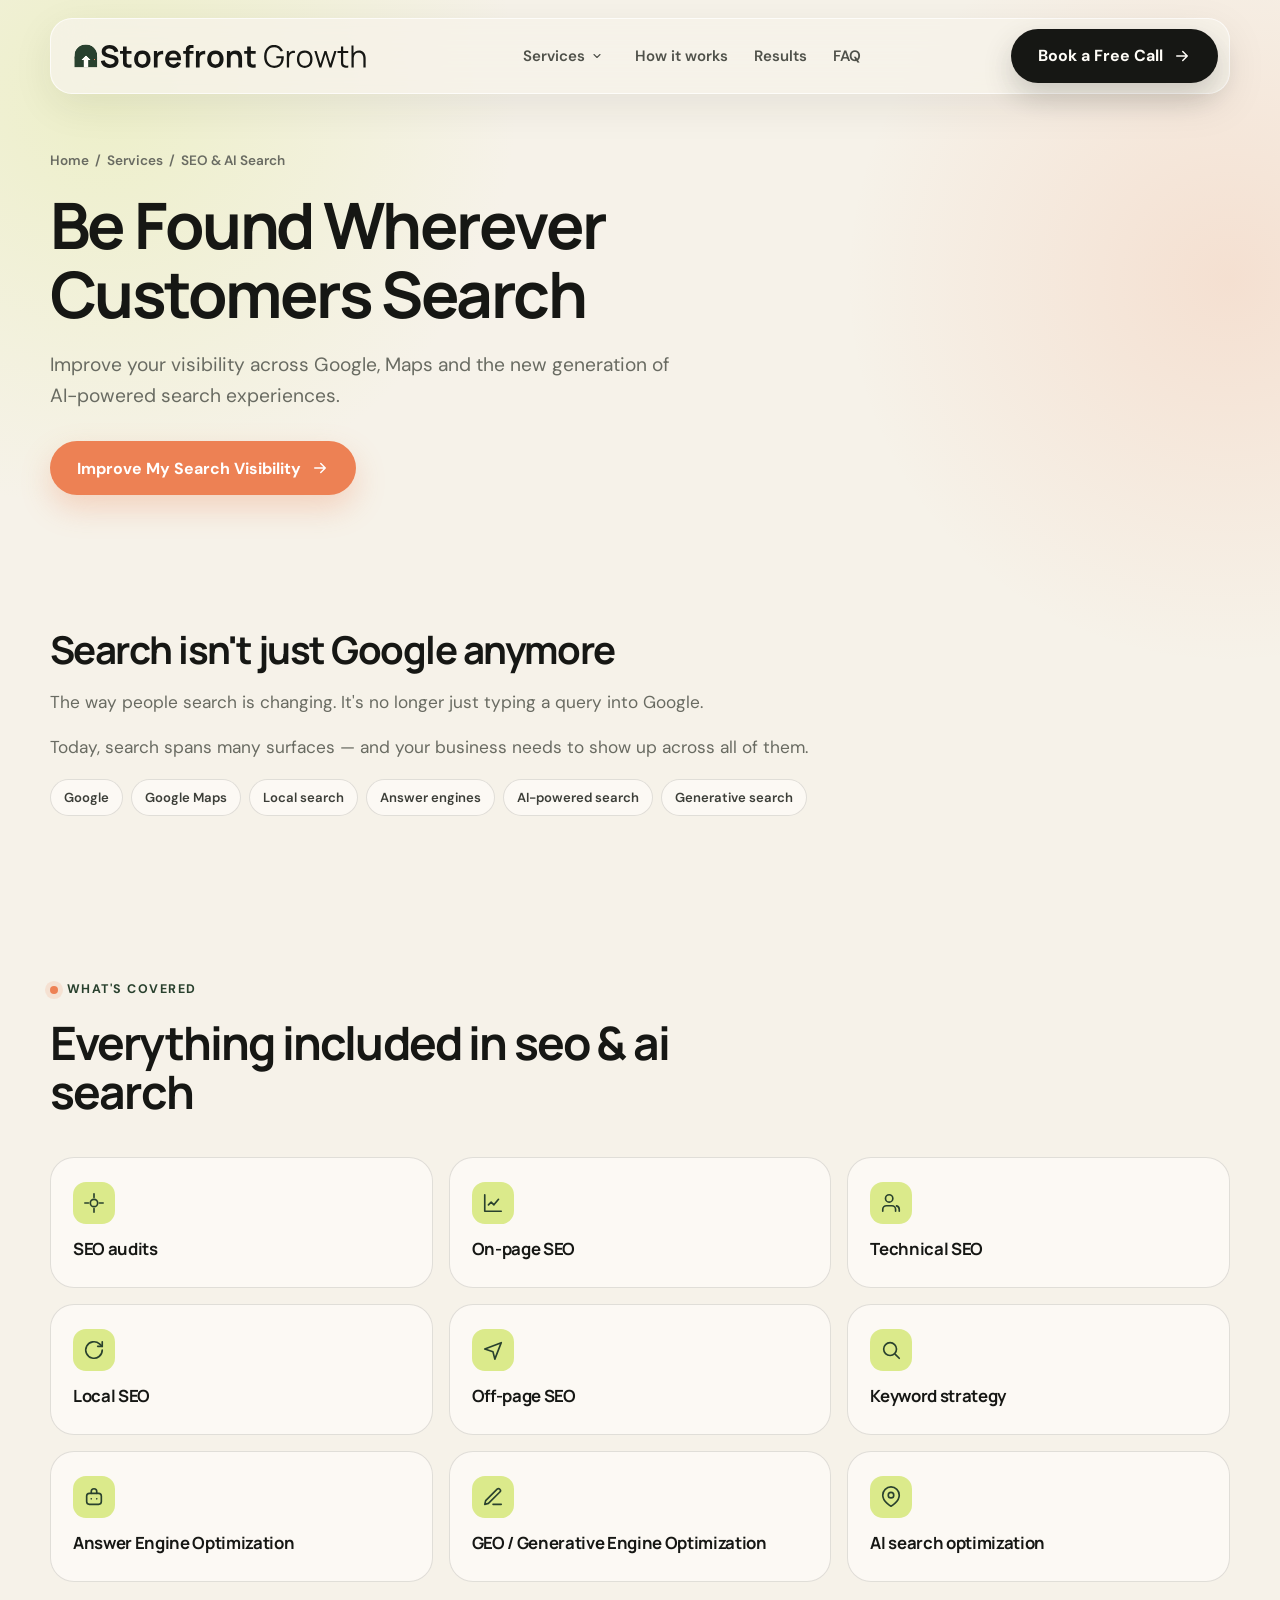
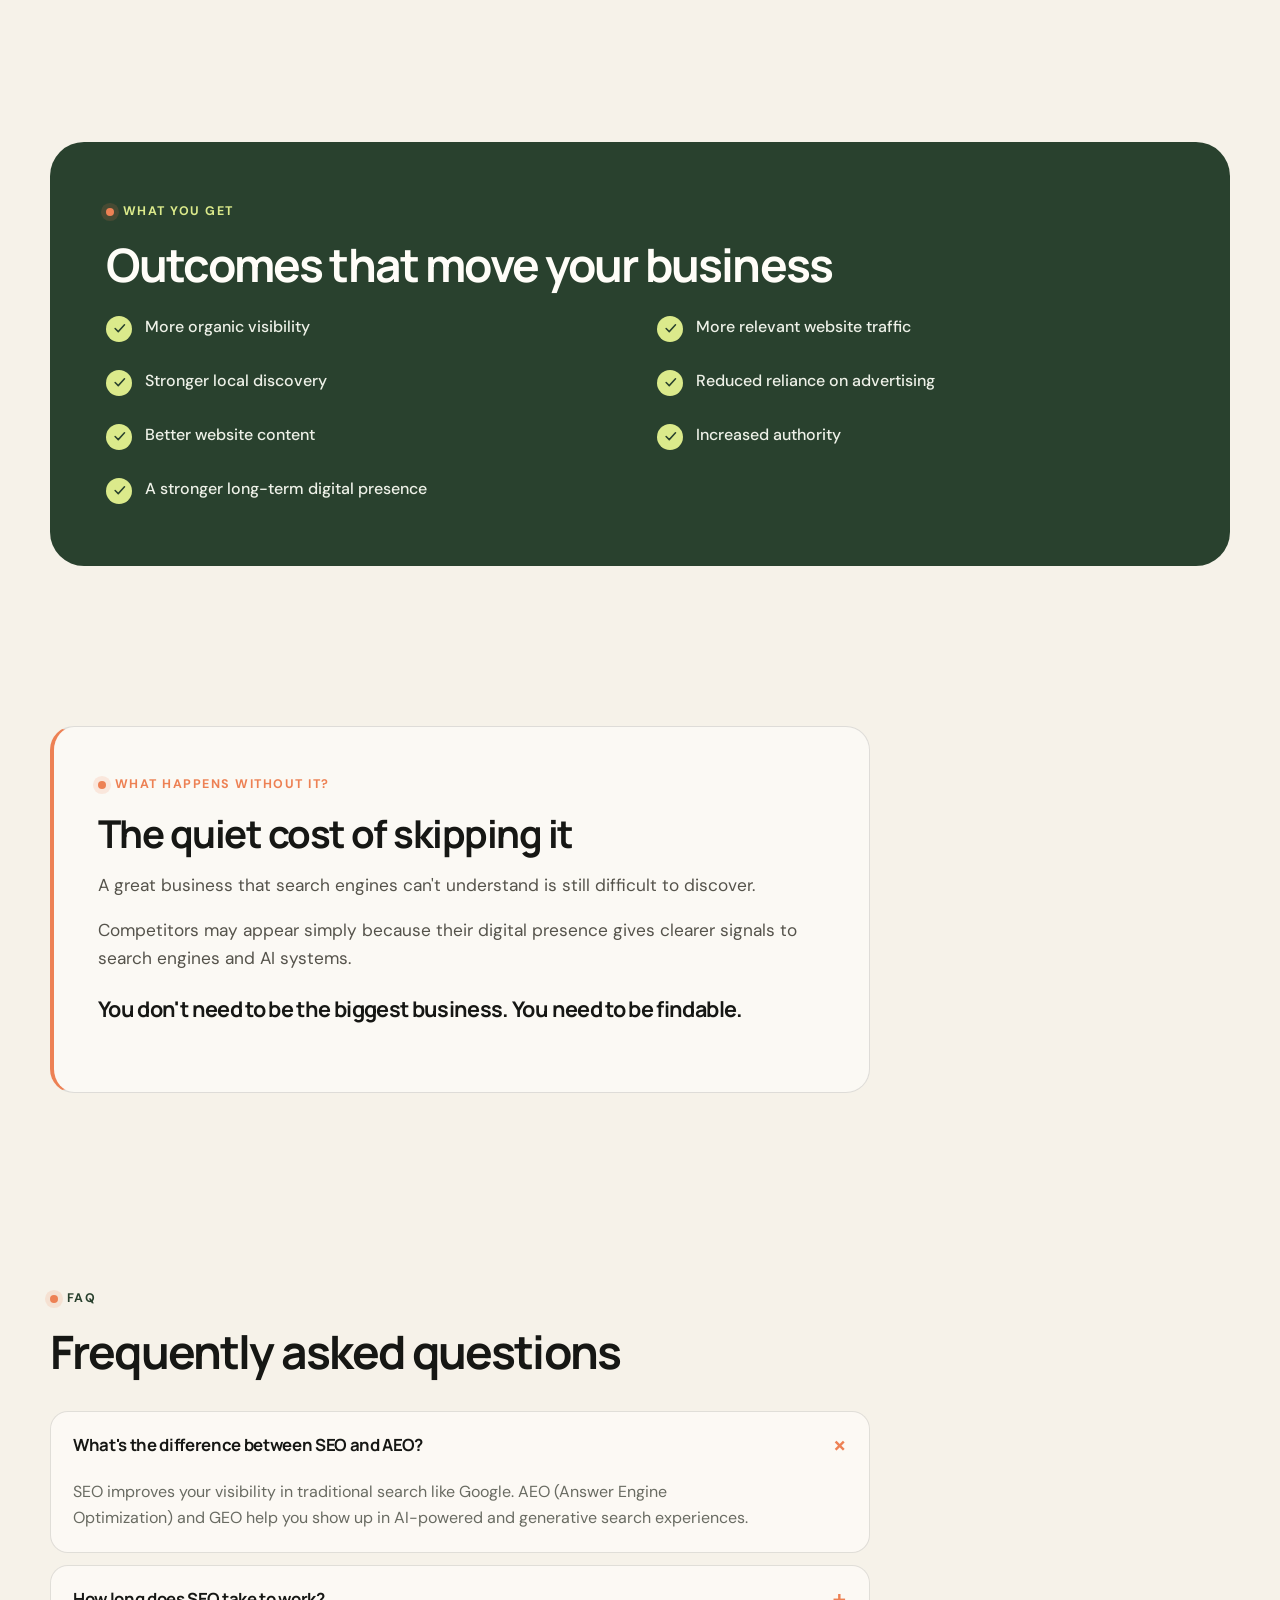
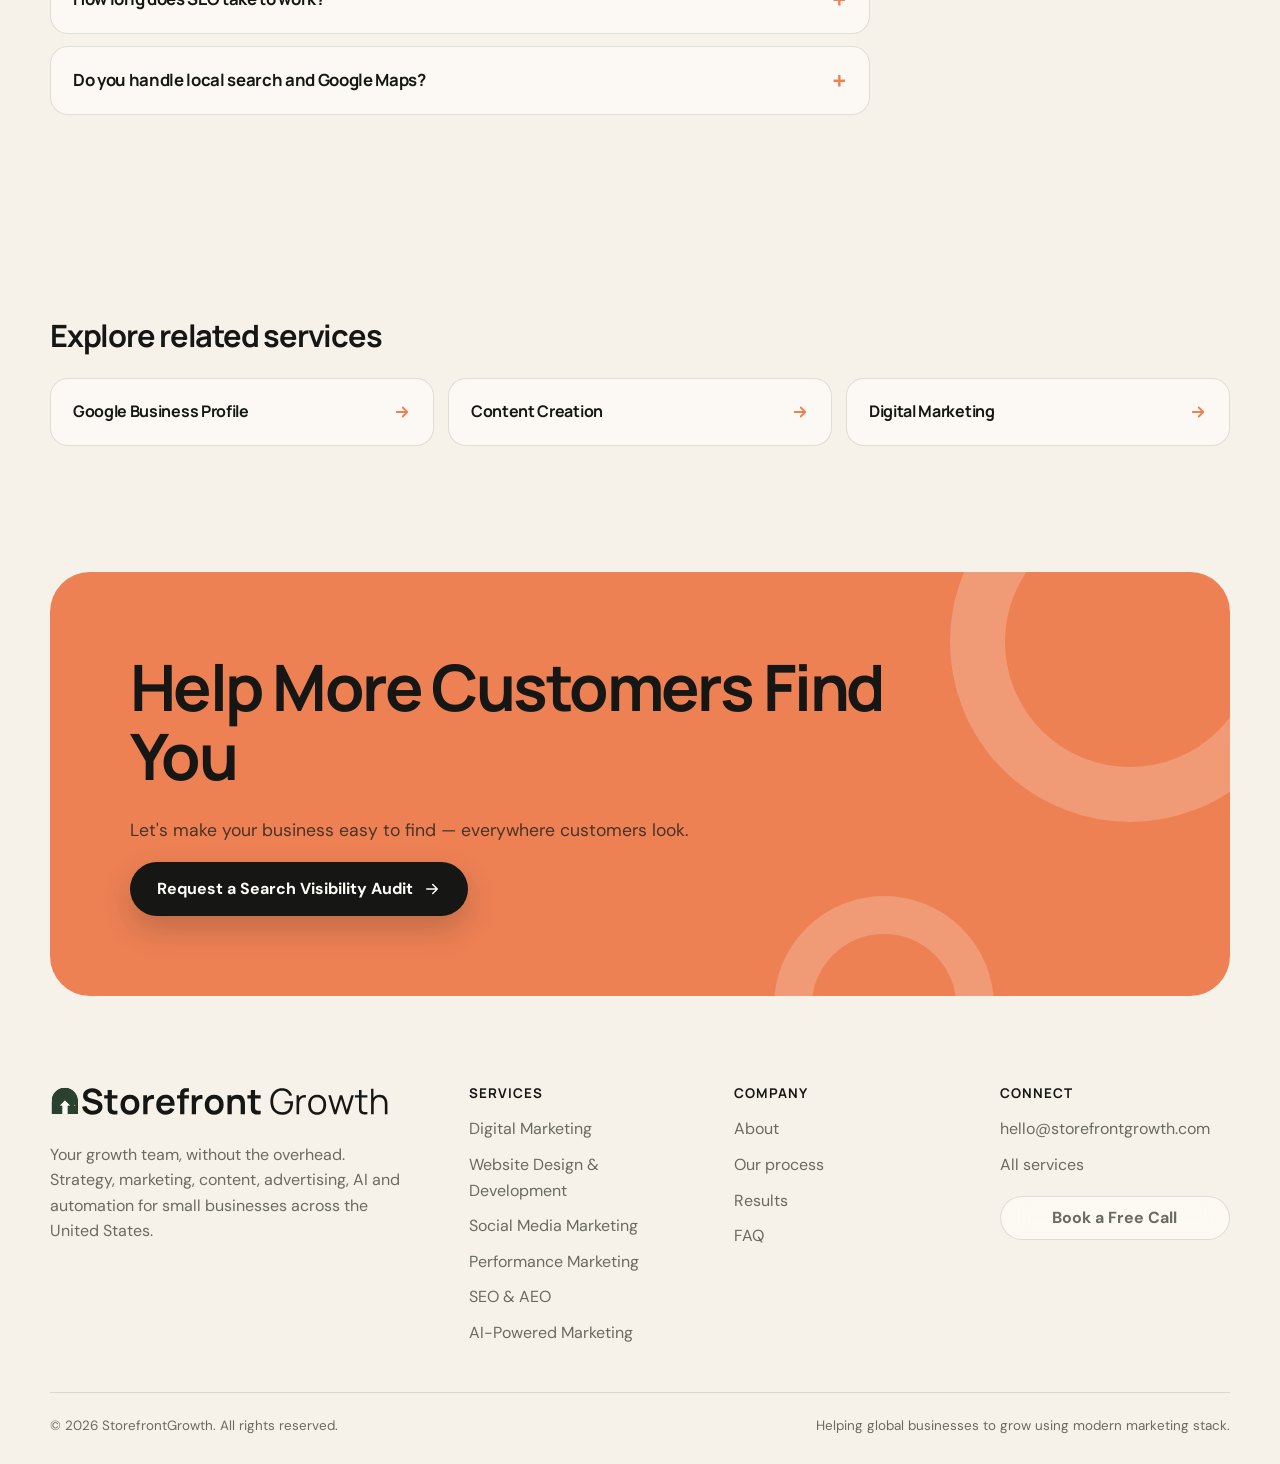
<file: services/seo-aeo/index.html>
<!DOCTYPE html>
<html lang="en">
<head>
  <meta charset="UTF-8" />
  <meta name="viewport" content="width=device-width, initial-scale=1.0" />
  <meta name="description" content="Improve visibility across Google, local search and AI-powered search with SEO, AEO and generative search optimization for small businesses." />
  <link rel="canonical" href="https://storefrontgrowth.com/services/seo-aeo/" />
  <meta name="robots" content="index, follow, max-image-preview:large" />
  <title>SEO &amp; AI Search Services for Small Businesses | StoreFrontGrowth</title>
  <!-- Google tag (gtag.js) -->
  <script async src="https://www.googletagmanager.com/gtag/js?id=G-RZE871RS3W"></script>
  <script>window.dataLayer=window.dataLayer||[];function gtag(){dataLayer.push(arguments);}gtag('js',new Date());gtag('config','G-RZE871RS3W');</script>
  <link rel="icon" type="image/svg+xml" href="/favicon.svg" />
  <link rel="icon" type="image/png" sizes="32x32" href="/favicon-32.png" />
  <link rel="apple-touch-icon" href="/apple-touch-icon.png" />

  <meta property="og:type" content="website" />
  <meta property="og:site_name" content="StorefrontGrowth" />
  <meta property="og:title" content="SEO &amp; AI Search Services for Small Businesses | StoreFrontGrowth" />
  <meta property="og:description" content="Improve visibility across Google, local search and AI-powered search with SEO, AEO and generative search optimization for small businesses." />
  <meta property="og:url" content="https://storefrontgrowth.com/services/seo-aeo/" />
  <meta property="og:locale" content="en_US" />
  <meta name="twitter:card" content="summary" />
  <meta name="twitter:title" content="SEO &amp; AI Search Services for Small Businesses | StoreFrontGrowth" />
  <meta name="twitter:description" content="Improve visibility across Google, local search and AI-powered search with SEO, AEO and generative search optimization for small businesses." />

  <link rel="preconnect" href="https://fonts.googleapis.com">
  <link rel="preconnect" href="https://fonts.gstatic.com" crossorigin>
  <link href="https://fonts.googleapis.com/css2?family=DM+Sans:wght@400;500;600;700&family=Manrope:wght@500;600;700;800&display=swap" rel="stylesheet">
  <link rel="stylesheet" href="/assets/site.css">
  <style>
    .chip-row { display:flex; flex-wrap:wrap; gap:8px; margin-top:16px; }
    .chip { padding:7px 13px; border:1px solid var(--line); border-radius:999px; background:rgba(255,253,248,0.7); font-size:0.82rem; font-weight:600; color:#3c3e38; }
    .without-list { margin:14px 0 0; padding-left:20px; color:#55534b; }
    .without-list li { margin:6px 0; }
  </style>
  <script type="application/ld+json">
{
  "@context": "https://schema.org",
  "@graph": [
    {
      "@type": "Service",
      "name": "SEO & AI Search",
      "serviceType": "SEO & AI Search",
      "description": "Improve visibility across Google, local search and AI-powered search with SEO, AEO and generative search optimization for small businesses.",
      "url": "https://storefrontgrowth.com/services/seo-aeo/",
      "areaServed": {
        "@type": "Country",
        "name": "United States"
      },
      "provider": {
        "@type": "Organization",
        "name": "StorefrontGrowth",
        "url": "https://storefrontgrowth.com/",
        "logo": "https://storefrontgrowth.com/assets/logo.svg"
      }
    },
    {
      "@type": "BreadcrumbList",
      "itemListElement": [
        {
          "@type": "ListItem",
          "position": 1,
          "name": "Home",
          "item": "https://storefrontgrowth.com/"
        },
        {
          "@type": "ListItem",
          "position": 2,
          "name": "Services",
          "item": "https://storefrontgrowth.com/#services"
        },
        {
          "@type": "ListItem",
          "position": 3,
          "name": "SEO & AI Search",
          "item": "https://storefrontgrowth.com/services/seo-aeo/"
        }
      ]
    },
    {
      "@type": "FAQPage",
      "mainEntity": [
        {
          "@type": "Question",
          "name": "What's the difference between SEO and AEO?",
          "acceptedAnswer": {
            "@type": "Answer",
            "text": "SEO improves your visibility in traditional search like Google. AEO (Answer Engine Optimization) and GEO help you show up in AI-powered and generative search experiences."
          }
        },
        {
          "@type": "Question",
          "name": "How long does SEO take to work?",
          "acceptedAnswer": {
            "@type": "Answer",
            "text": "SEO compounds over time. Local and technical improvements can show sooner, while authority and rankings usually build over months."
          }
        },
        {
          "@type": "Question",
          "name": "Do you handle local search and Google Maps?",
          "acceptedAnswer": {
            "@type": "Answer",
            "text": "Yes. Local SEO and Google Business Profile visibility are part of our search work."
          }
        }
      ]
    }
  ]
}
  </script>
</head>
<body>
  <header class="header-wrap">
    <nav class="nav" id="mainNav" aria-label="Primary navigation">
      <a class="brand" href="/" aria-label="StorefrontGrowth home">
        <img src="/assets/logo.svg" alt="StorefrontGrowth" class="brand-logo" width="1380" height="122" />
      </a>
      <div class="nav-links">
        <div class="nav-dd">
          <button type="button" aria-haspopup="true" aria-expanded="false">Services
            <svg viewBox="0 0 24 24" fill="none" stroke="currentColor" stroke-width="2.2" stroke-linecap="round" stroke-linejoin="round"><path d="M6 9l6 6 6-6"/></svg>
          </button>
          <div class="nav-dd-menu">
          <a href="/services/digital-marketing/">Digital Marketing</a>
          <a href="/services/website-design-development/">Website Design &amp; Development</a>
          <a href="/services/social-media-marketing/">Social Media Marketing</a>
          <a href="/services/performance-marketing/">Performance Marketing</a>
          <a href="/services/seo-aeo/">SEO &amp; AEO</a>
          <a href="/services/ai-powered-marketing/">AI-Powered Marketing</a>
          <a href="/services/content-creation/">Content Creation</a>
          <a href="/services/google-business-profile/">Google Business Profile</a>
          <a href="/services/online-reputation-management/">Online Reputation Management</a>
          </div>
        </div>
        <a href="/#process">How it works</a>
        <a href="/#results">Results</a>
        <a href="/#faq">FAQ</a>
      </div>
      <button class="btn btn-primary js-open-modal" type="button">Book a Free Call <svg class="btn-arrow" viewBox="0 0 24 24" fill="none" stroke="currentColor" stroke-width="2" stroke-linecap="round" stroke-linejoin="round"><path d="M5 12h14M13 6l6 6-6 6"/></svg></button>
      <button class="menu-btn" id="menuBtn" type="button" aria-label="Open menu" aria-expanded="false">
        <svg width="22" viewBox="0 0 24 24" fill="none" stroke="currentColor" stroke-width="2" stroke-linecap="round"><path d="M4 8h16M4 16h16"/></svg>
      </button>
    </nav>
  </header>

  <div class="nav-mobile" id="mobileMenu" aria-hidden="true">
    <div class="m-head">Services</div>
    <div class="m-sub">
      <a href="/services/digital-marketing/">Digital Marketing</a>
      <a href="/services/website-design-development/">Website Design &amp; Development</a>
      <a href="/services/social-media-marketing/">Social Media Marketing</a>
      <a href="/services/performance-marketing/">Performance Marketing</a>
      <a href="/services/seo-aeo/">SEO &amp; AEO</a>
      <a href="/services/ai-powered-marketing/">AI-Powered Marketing</a>
      <a href="/services/content-creation/">Content Creation</a>
      <a href="/services/google-business-profile/">Google Business Profile</a>
      <a href="/services/online-reputation-management/">Online Reputation Management</a>
    </div>
    <a href="/#process">How it works</a>
    <a href="/#results">Results</a>
    <a href="/#faq">FAQ</a>
    <button class="btn btn-primary js-open-modal" type="button">Book a Free Call</button>
  </div>

  <main id="top">
    <section class="page-hero">
      <div class="container">
        <div class="inner reveal">
          <div class="crumbs"><a href="/">Home</a> &nbsp;/&nbsp; <a href="/#services">Services</a> &nbsp;/&nbsp; SEO &amp; AI Search</div>
          <h1>Be Found Wherever Customers Search</h1>
          <p class="lede">Improve your visibility across Google, Maps and the new generation of AI-powered search experiences.</p>
          <button class="btn btn-accent js-open-modal" type="button">Improve My Search Visibility <svg class="btn-arrow" viewBox="0 0 24 24" fill="none" stroke="currentColor" stroke-width="2" stroke-linecap="round" stroke-linejoin="round"><path d="M5 12h14M13 6l6 6-6 6"/></svg></button>
        </div>
      </div>
    </section>

    <section class="section-sm">
      <div class="container">
        <div class="intro-block reveal">
          <h2>Search isn&#x27;t just Google anymore</h2>
        <p>The way people search is changing. It&#x27;s no longer just typing a query into Google.</p>
        <p>Today, search spans many surfaces — and your business needs to show up across all of them.</p>
        <div class="chip-row"><span class="chip">Google</span><span class="chip">Google Maps</span><span class="chip">Local search</span><span class="chip">Answer engines</span><span class="chip">AI-powered search</span><span class="chip">Generative search</span></div>
        </div>
      </div>
    </section>

    <section class="section">
      <div class="container">
        <div class="reveal" style="max-width:680px;margin-bottom:40px">
          <div class="eyebrow">What's covered</div>
          <h2>Everything included in seo &amp; ai search</h2>
        </div>
        <div class="covered-grid reveal">
          <div class="covered-card"><span class="ic"><svg viewBox="0 0 24 24" fill="none" stroke="currentColor" stroke-width="1.8" stroke-linecap="round" stroke-linejoin="round"><path d="M12 2v4M12 18v4M2 12h4M18 12h4M12 8a4 4 0 100 8 4 4 0 000-8z"/></svg></span><strong>SEO audits</strong></div>
          <div class="covered-card"><span class="ic"><svg viewBox="0 0 24 24" fill="none" stroke="currentColor" stroke-width="1.8" stroke-linecap="round" stroke-linejoin="round"><path d="M3 3v18h18"/><path d="M7 14l3-3 3 3 5-6"/></svg></span><strong>On-page SEO</strong></div>
          <div class="covered-card"><span class="ic"><svg viewBox="0 0 24 24" fill="none" stroke="currentColor" stroke-width="1.8" stroke-linecap="round" stroke-linejoin="round"><path d="M17 21v-2a4 4 0 00-4-4H7a4 4 0 00-4 4v2"/><circle cx="10" cy="7" r="4"/><path d="M21 21v-2a4 4 0 00-3-3.87"/></svg></span><strong>Technical SEO</strong></div>
          <div class="covered-card"><span class="ic"><svg viewBox="0 0 24 24" fill="none" stroke="currentColor" stroke-width="1.8" stroke-linecap="round" stroke-linejoin="round"><path d="M21 12a9 9 0 11-3-6.7L21 8"/><path d="M21 3v5h-5"/></svg></span><strong>Local SEO</strong></div>
          <div class="covered-card"><span class="ic"><svg viewBox="0 0 24 24" fill="none" stroke="currentColor" stroke-width="1.8" stroke-linecap="round" stroke-linejoin="round"><path d="M3 11l18-7-7 18-2-8-9-3z"/></svg></span><strong>Off-page SEO</strong></div>
          <div class="covered-card"><span class="ic"><svg viewBox="0 0 24 24" fill="none" stroke="currentColor" stroke-width="1.8" stroke-linecap="round" stroke-linejoin="round"><circle cx="11" cy="11" r="7"/><path d="M21 21l-4.3-4.3"/></svg></span><strong>Keyword strategy</strong></div>
          <div class="covered-card"><span class="ic"><svg viewBox="0 0 24 24" fill="none" stroke="currentColor" stroke-width="1.8" stroke-linecap="round" stroke-linejoin="round"><rect x="4" y="8" width="16" height="12" rx="3"/><path d="M9 8V6a3 3 0 016 0v2M9 14h.01M15 14h.01"/></svg></span><strong>Answer Engine Optimization</strong></div>
          <div class="covered-card"><span class="ic"><svg viewBox="0 0 24 24" fill="none" stroke="currentColor" stroke-width="1.8" stroke-linecap="round" stroke-linejoin="round"><path d="M12 20h9"/><path d="M16.5 3.5a2.1 2.1 0 013 3L7 19l-4 1 1-4z"/></svg></span><strong>GEO / Generative Engine Optimization</strong></div>
          <div class="covered-card"><span class="ic"><svg viewBox="0 0 24 24" fill="none" stroke="currentColor" stroke-width="1.8" stroke-linecap="round" stroke-linejoin="round"><path d="M21 10c0 7-9 12-9 12s-9-5-9-12a9 9 0 0118 0z"/><circle cx="12" cy="10" r="3"/></svg></span><strong>AI search optimization</strong></div>
        </div>
      </div>
    </section>

    <section class="section-sm">
      <div class="container">
        <div class="benefits reveal">
          <div class="eyebrow" style="color:var(--lime)">What you get</div>
          <h2>Outcomes that move your business</h2>
          <div class="benefit-grid">
            <div class="benefit-item"><span class="tick"><svg viewBox="0 0 24 24" fill="none" stroke="currentColor" stroke-width="2.4" stroke-linecap="round" stroke-linejoin="round"><path d="M5 12l5 5L20 6"/></svg></span><span>More organic visibility</span></div>
            <div class="benefit-item"><span class="tick"><svg viewBox="0 0 24 24" fill="none" stroke="currentColor" stroke-width="2.4" stroke-linecap="round" stroke-linejoin="round"><path d="M5 12l5 5L20 6"/></svg></span><span>More relevant website traffic</span></div>
            <div class="benefit-item"><span class="tick"><svg viewBox="0 0 24 24" fill="none" stroke="currentColor" stroke-width="2.4" stroke-linecap="round" stroke-linejoin="round"><path d="M5 12l5 5L20 6"/></svg></span><span>Stronger local discovery</span></div>
            <div class="benefit-item"><span class="tick"><svg viewBox="0 0 24 24" fill="none" stroke="currentColor" stroke-width="2.4" stroke-linecap="round" stroke-linejoin="round"><path d="M5 12l5 5L20 6"/></svg></span><span>Reduced reliance on advertising</span></div>
            <div class="benefit-item"><span class="tick"><svg viewBox="0 0 24 24" fill="none" stroke="currentColor" stroke-width="2.4" stroke-linecap="round" stroke-linejoin="round"><path d="M5 12l5 5L20 6"/></svg></span><span>Better website content</span></div>
            <div class="benefit-item"><span class="tick"><svg viewBox="0 0 24 24" fill="none" stroke="currentColor" stroke-width="2.4" stroke-linecap="round" stroke-linejoin="round"><path d="M5 12l5 5L20 6"/></svg></span><span>Increased authority</span></div>
            <div class="benefit-item"><span class="tick"><svg viewBox="0 0 24 24" fill="none" stroke="currentColor" stroke-width="2.4" stroke-linecap="round" stroke-linejoin="round"><path d="M5 12l5 5L20 6"/></svg></span><span>A stronger long-term digital presence</span></div>
          </div>
        </div>
      </div>
    </section>

    <section class="section">
      <div class="container">
        <div class="without reveal">
          <div class="eyebrow" style="color:var(--orange)">What happens without it?</div>
          <h2>The quiet cost of skipping it</h2>
        <p>A great business that search engines can&#x27;t understand is still difficult to discover.</p>
        <p>Competitors may appear simply because their digital presence gives clearer signals to search engines and AI systems.</p>
        <p class="pull">You don&#x27;t need to be the biggest business. You need to be findable.</p>
        </div>
      </div>
    </section>

    <section class="section">
      <div class="container">
        <div class="reveal" style="max-width:820px;margin-bottom:34px">
          <div class="eyebrow">FAQ</div>
          <h2>Frequently asked questions</h2>
        </div>
        <div class="faqs reveal">
          <details open><summary>What&#x27;s the difference between SEO and AEO?</summary><p>SEO improves your visibility in traditional search like Google. AEO (Answer Engine Optimization) and GEO help you show up in AI-powered and generative search experiences.</p></details>
          <details><summary>How long does SEO take to work?</summary><p>SEO compounds over time. Local and technical improvements can show sooner, while authority and rankings usually build over months.</p></details>
          <details><summary>Do you handle local search and Google Maps?</summary><p>Yes. Local SEO and Google Business Profile visibility are part of our search work.</p></details>
        </div>
      </div>
    </section>

    <section class="section related">
      <div class="container reveal">
        <h2>Explore related services</h2>
        <div class="related-row" style="margin-top:26px">
          <a class="related-card" href="/services/google-business-profile/">Google Business Profile<svg viewBox="0 0 24 24" fill="none" stroke="currentColor" stroke-width="2.4" stroke-linecap="round" stroke-linejoin="round"><path d="M5 12h14M13 6l6 6-6 6"/></svg></a>
          <a class="related-card" href="/services/content-creation/">Content Creation<svg viewBox="0 0 24 24" fill="none" stroke="currentColor" stroke-width="2.4" stroke-linecap="round" stroke-linejoin="round"><path d="M5 12h14M13 6l6 6-6 6"/></svg></a>
          <a class="related-card" href="/services/digital-marketing/">Digital Marketing<svg viewBox="0 0 24 24" fill="none" stroke="currentColor" stroke-width="2.4" stroke-linecap="round" stroke-linejoin="round"><path d="M5 12h14M13 6l6 6-6 6"/></svg></a>
        </div>
      </div>
    </section>

    <section class="cta-band">
      <div class="container">
        <div class="cta-card reveal">
          <div class="cta-shape one" aria-hidden="true"></div>
          <div class="cta-shape two" aria-hidden="true"></div>
          <h2>Help More Customers Find You</h2>
          <p>Let&#x27;s make your business easy to find — everywhere customers look.</p>
          <button class="btn btn-primary js-open-modal" type="button">Request a Search Visibility Audit <svg class="btn-arrow" viewBox="0 0 24 24" fill="none" stroke="currentColor" stroke-width="2" stroke-linecap="round" stroke-linejoin="round"><path d="M5 12h14M13 6l6 6-6 6"/></svg></button>
        </div>
      </div>
    </section>
  </main>

  <footer>
    <div class="container">
      <div class="footer-grid">
        <div class="footer-brand">
          <a class="brand" href="/" aria-label="StorefrontGrowth home">
            <img src="/assets/logo.svg" alt="StorefrontGrowth" class="brand-logo" width="1380" height="122" />
          </a>
          <p>Your growth team, without the overhead. Strategy, marketing, content, advertising, AI and automation for small businesses across the United States.</p>
        </div>
        <div class="footer-col">
          <h4>Services</h4>
          <div class="footer-links"><a href="/services/digital-marketing/">Digital Marketing</a><a href="/services/website-design-development/">Website Design &amp; Development</a><a href="/services/social-media-marketing/">Social Media Marketing</a><a href="/services/performance-marketing/">Performance Marketing</a><a href="/services/seo-aeo/">SEO &amp; AEO</a><a href="/services/ai-powered-marketing/">AI-Powered Marketing</a></div>
        </div>
        <div class="footer-col">
          <h4>Company</h4>
          <div class="footer-links"><a href="/#outcomes">About</a><a href="/#process">Our process</a><a href="/#results">Results</a><a href="/#faq">FAQ</a></div>
        </div>
        <div class="footer-col">
          <h4>Connect</h4>
          <div class="footer-links"><a href="mailto:hello@storefrontgrowth.com">hello@storefrontgrowth.com</a><a href="/#services">All services</a><button class="btn btn-secondary js-open-modal" type="button" style="margin-top:8px;min-height:44px;padding:0 14px;">Book a Free Call</button></div>
        </div>
      </div>
      <div class="footer-bottom"><span>© <span id="year"></span> StorefrontGrowth. All rights reserved.</span><span>Helping global businesses to grow using modern marketing stack.</span></div>
    </div>
  </footer>

  <div class="modal" id="contactModal" role="dialog" aria-modal="true" aria-labelledby="modalTitle">
    <div class="modal-card">
      <button class="modal-close" id="modalClose" type="button" aria-label="Close">×</button>
      <div class="eyebrow">Free consultation</div>
      <h3 id="modalTitle">Book a free call.</h3>
      <p>Share a few details and we'll identify the most useful next step for your business.</p>
      <form class="contact-form" id="contactForm">
        <div class="form-row">
          <label>First name<input name="firstName" type="text" placeholder="Jordan" required></label>
          <label>Business name<input name="businessName" type="text" placeholder="Your business" required></label>
        </div>
        <div class="form-row">
          <label>Work email<input name="email" type="email" placeholder="you@company.com" required></label>
          <label>Phone number<input name="phone" type="tel" placeholder="(555) 010-4482" required></label>
        </div>
        <div class="form-row">
          <label>What do you need help with?
            <select name="service" required>
              <option value="">Choose a service</option>
              <option>Digital Marketing</option><option>Website Design &amp; Development</option><option>Social Media Marketing</option><option>Performance Marketing</option><option>SEO &amp; AEO</option><option>AI-Powered Marketing</option><option>Content Creation</option><option>Google Business Profile</option><option>Online Reputation Management</option><option>Not sure yet</option>
            </select>
          </label>
          <label>Approximate monthly budget
            <select name="budget" required>
              <option value="">Choose a range</option>
              <option>Under $1,000</option>
              <option>$1,000 to $2,500</option>
              <option>$2,500 to $5,000</option>
              <option>$5,000+</option>
            </select>
          </label>
        </div>
        <input type="checkbox" name="botcheck" tabindex="-1" autocomplete="off" style="position:absolute;left:-9999px;width:0;height:0;opacity:0" aria-hidden="true">
        <div class="form-success" id="formSuccess">Thanks! We've got your details and will call you back shortly.</div>
        <button class="btn btn-primary" type="submit">Book a Free Call</button>
      </form>
    </div>
  </div>
  <script src="/assets/site.js"></script>
</body>
</html>
</file>
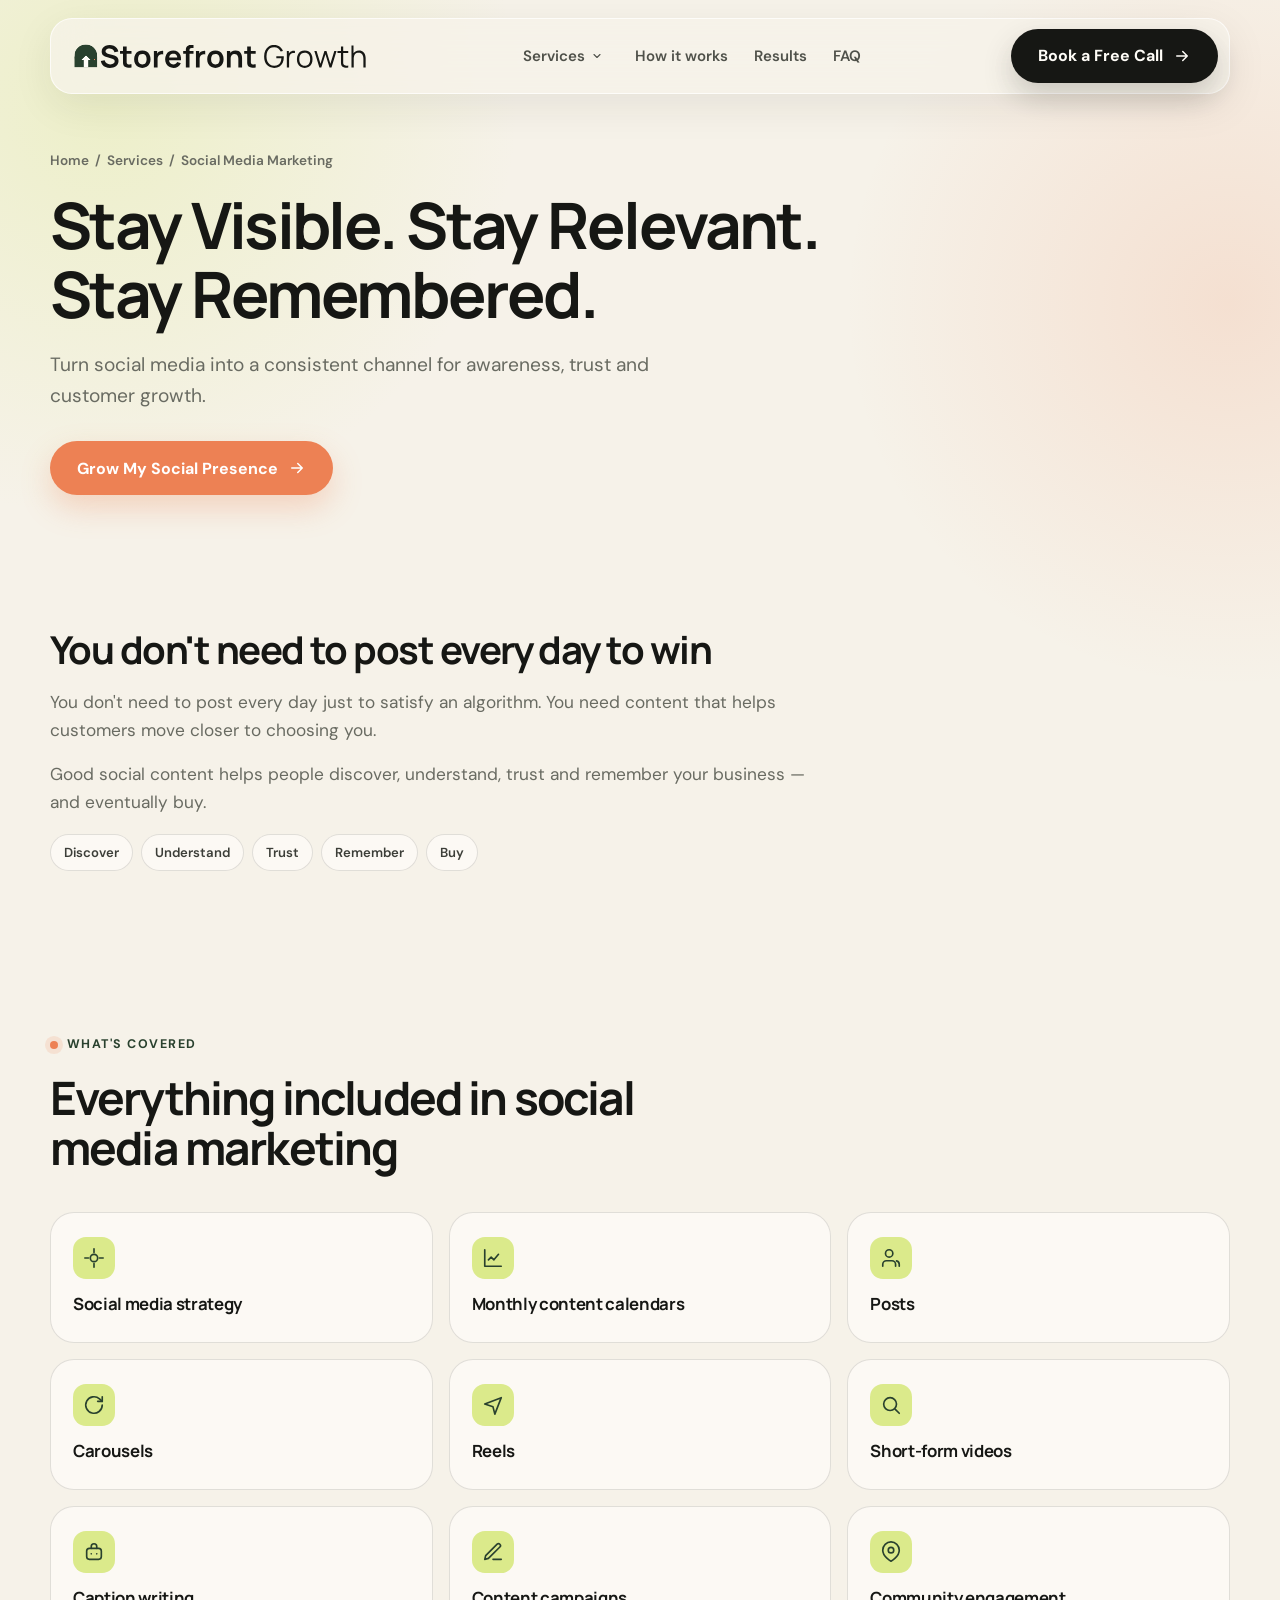
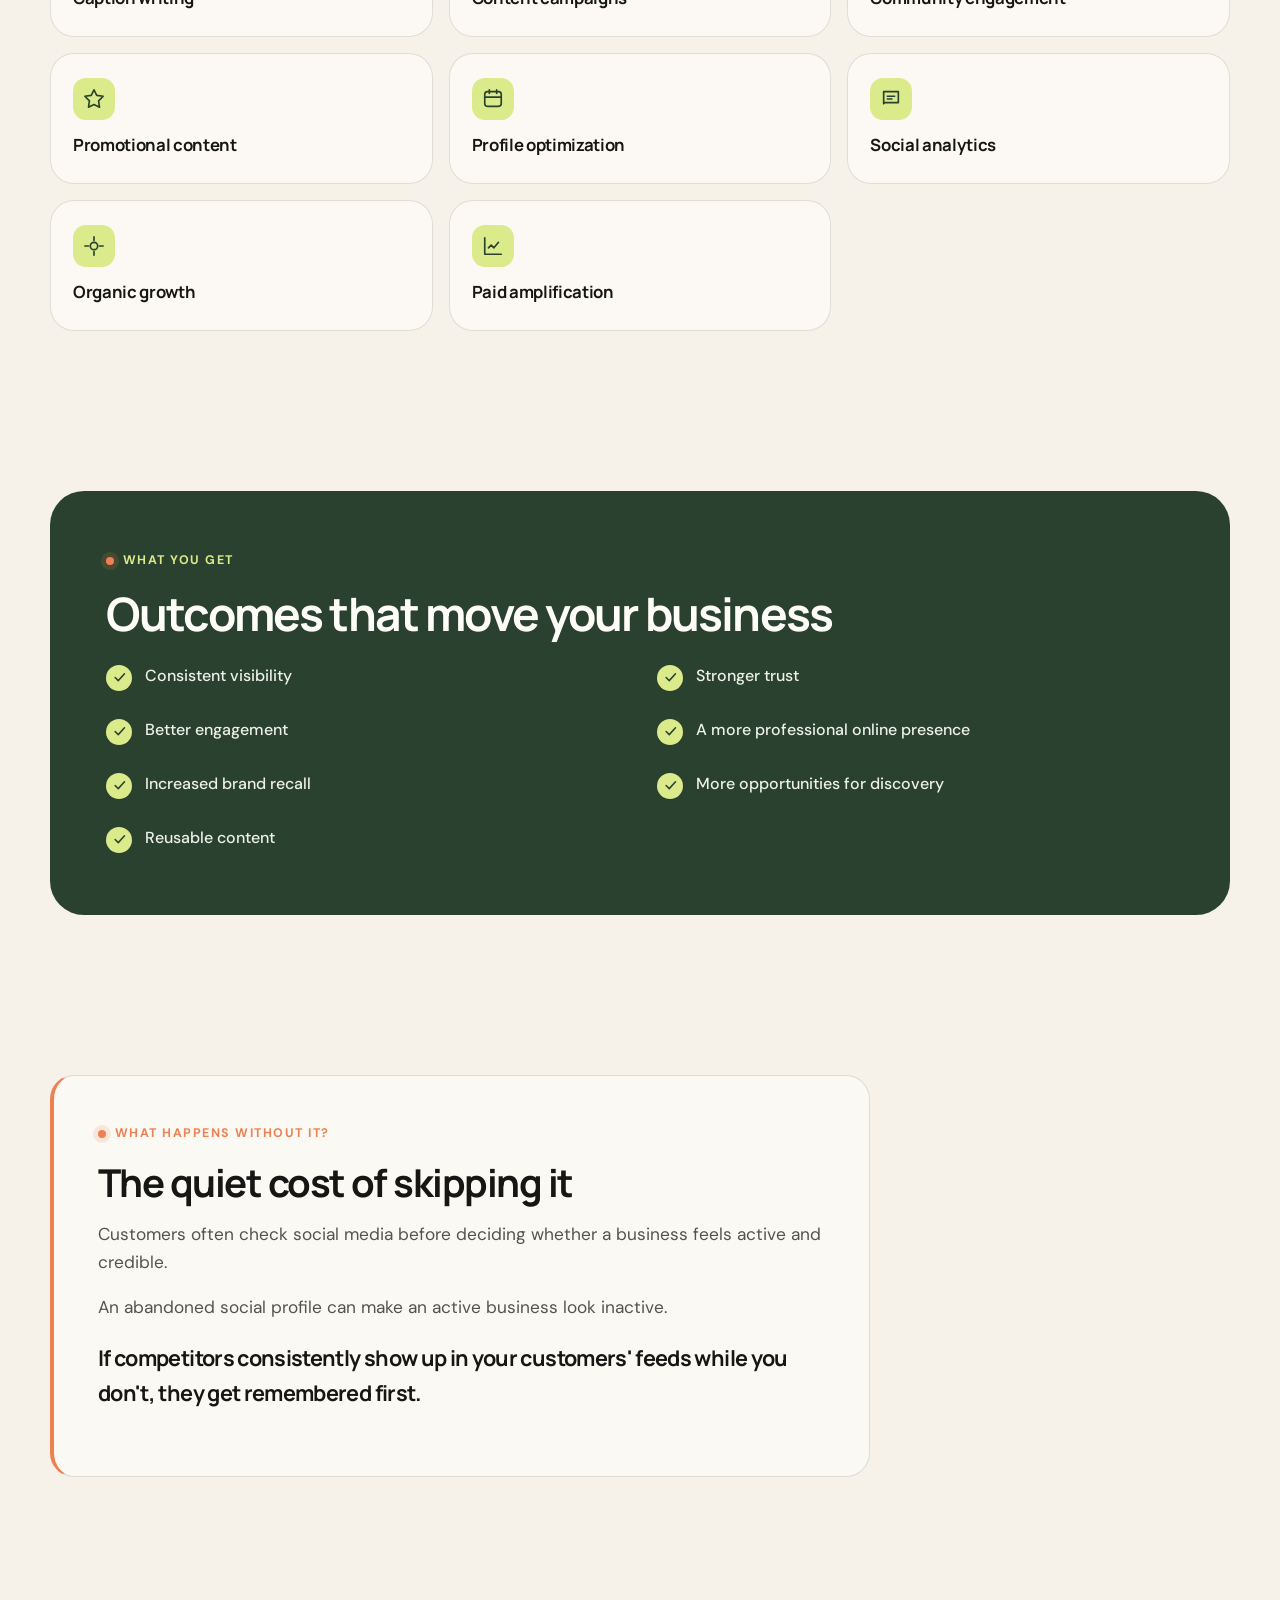
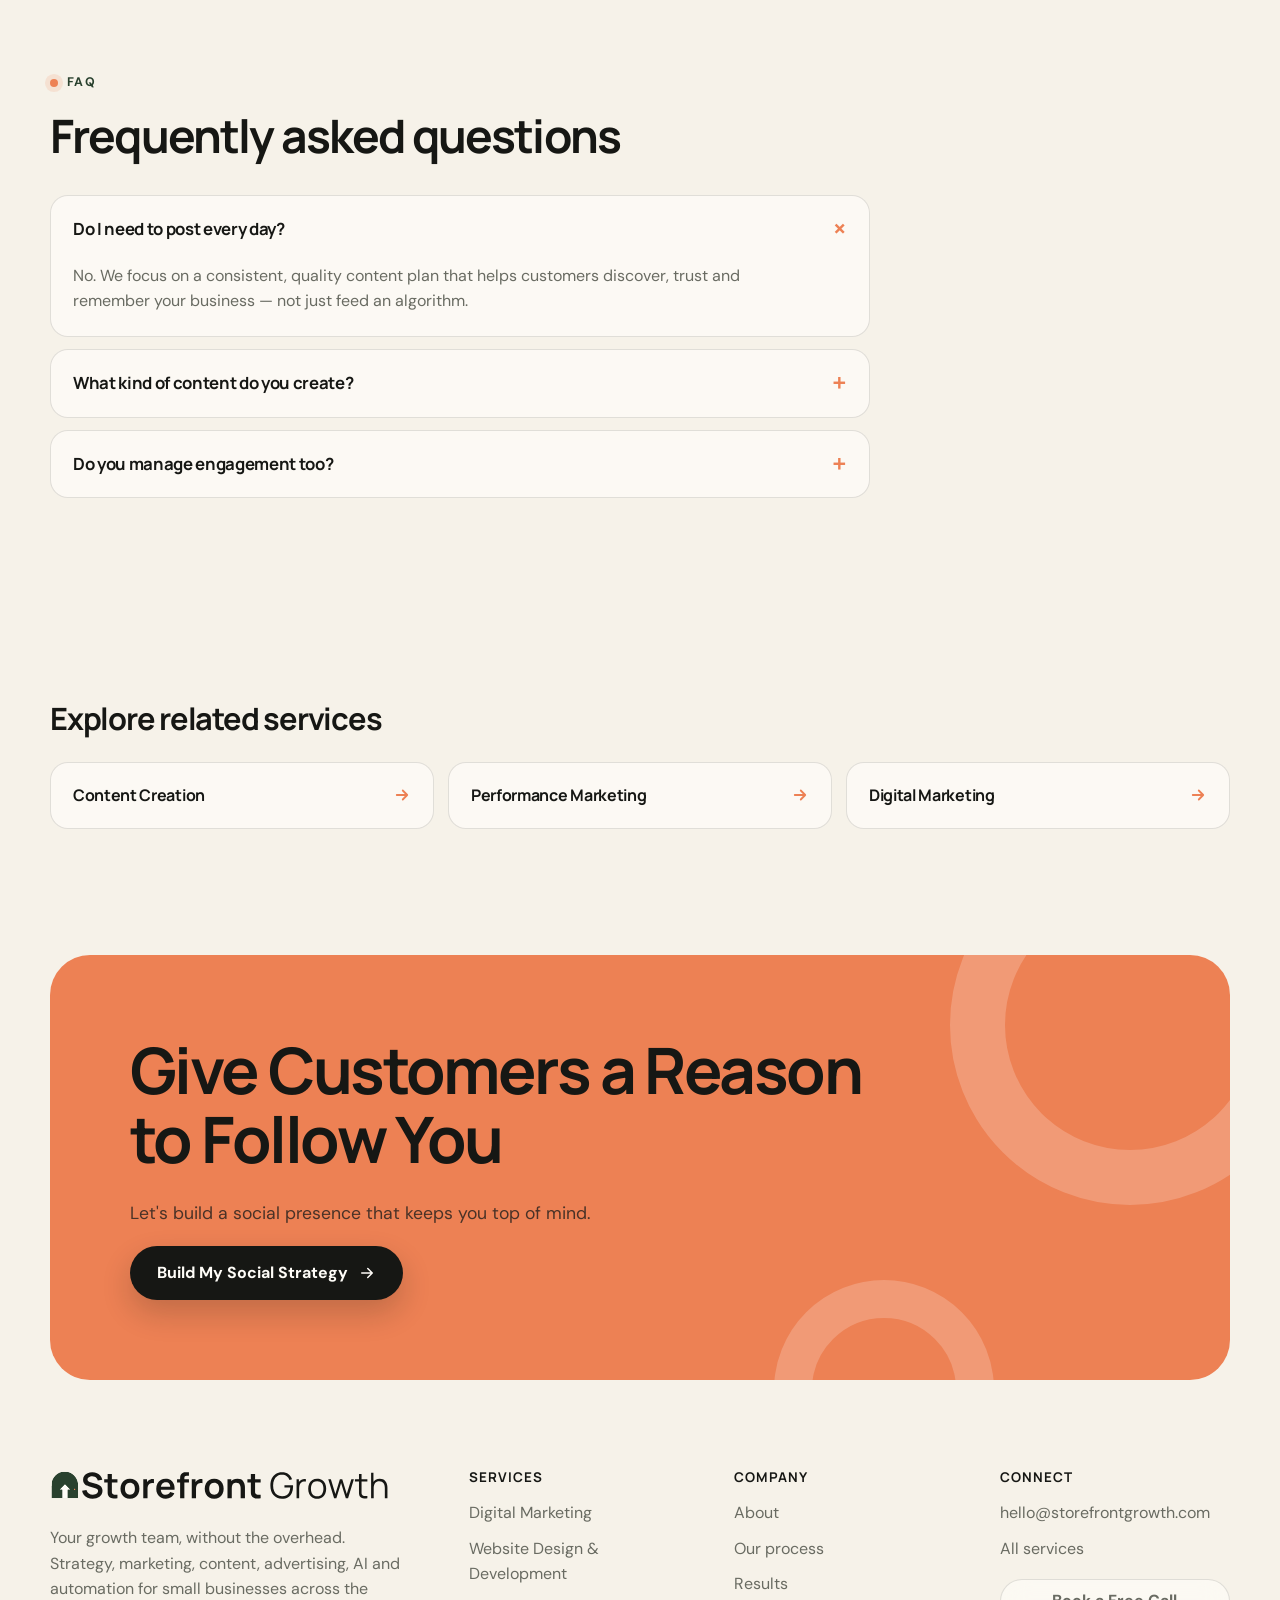
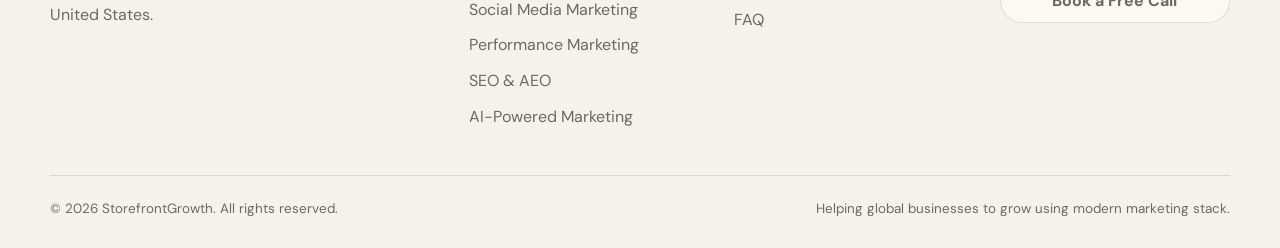
<file: services/social-media-marketing/index.html>
<!DOCTYPE html>
<html lang="en">
<head>
  <meta charset="UTF-8" />
  <meta name="viewport" content="width=device-width, initial-scale=1.0" />
  <meta name="description" content="Build a stronger social presence with content strategy, reels, posts, campaigns and social media management designed for small businesses." />
  <link rel="canonical" href="https://storefrontgrowth.com/services/social-media-marketing/" />
  <meta name="robots" content="index, follow, max-image-preview:large" />
  <title>Social Media Marketing for Small Businesses | StoreFrontGrowth</title>
  <!-- Google tag (gtag.js) -->
  <script async src="https://www.googletagmanager.com/gtag/js?id=G-RZE871RS3W"></script>
  <script>window.dataLayer=window.dataLayer||[];function gtag(){dataLayer.push(arguments);}gtag('js',new Date());gtag('config','G-RZE871RS3W');</script>
  <link rel="icon" type="image/svg+xml" href="/favicon.svg" />
  <link rel="icon" type="image/png" sizes="32x32" href="/favicon-32.png" />
  <link rel="apple-touch-icon" href="/apple-touch-icon.png" />

  <meta property="og:type" content="website" />
  <meta property="og:site_name" content="StorefrontGrowth" />
  <meta property="og:title" content="Social Media Marketing for Small Businesses | StoreFrontGrowth" />
  <meta property="og:description" content="Build a stronger social presence with content strategy, reels, posts, campaigns and social media management designed for small businesses." />
  <meta property="og:url" content="https://storefrontgrowth.com/services/social-media-marketing/" />
  <meta property="og:locale" content="en_US" />
  <meta name="twitter:card" content="summary" />
  <meta name="twitter:title" content="Social Media Marketing for Small Businesses | StoreFrontGrowth" />
  <meta name="twitter:description" content="Build a stronger social presence with content strategy, reels, posts, campaigns and social media management designed for small businesses." />

  <link rel="preconnect" href="https://fonts.googleapis.com">
  <link rel="preconnect" href="https://fonts.gstatic.com" crossorigin>
  <link href="https://fonts.googleapis.com/css2?family=DM+Sans:wght@400;500;600;700&family=Manrope:wght@500;600;700;800&display=swap" rel="stylesheet">
  <link rel="stylesheet" href="/assets/site.css">
  <style>
    .chip-row { display:flex; flex-wrap:wrap; gap:8px; margin-top:16px; }
    .chip { padding:7px 13px; border:1px solid var(--line); border-radius:999px; background:rgba(255,253,248,0.7); font-size:0.82rem; font-weight:600; color:#3c3e38; }
    .without-list { margin:14px 0 0; padding-left:20px; color:#55534b; }
    .without-list li { margin:6px 0; }
  </style>
  <script type="application/ld+json">
{
  "@context": "https://schema.org",
  "@graph": [
    {
      "@type": "Service",
      "name": "Social Media Marketing",
      "serviceType": "Social Media Marketing",
      "description": "Build a stronger social presence with content strategy, reels, posts, campaigns and social media management designed for small businesses.",
      "url": "https://storefrontgrowth.com/services/social-media-marketing/",
      "areaServed": {
        "@type": "Country",
        "name": "United States"
      },
      "provider": {
        "@type": "Organization",
        "name": "StorefrontGrowth",
        "url": "https://storefrontgrowth.com/",
        "logo": "https://storefrontgrowth.com/assets/logo.svg"
      }
    },
    {
      "@type": "BreadcrumbList",
      "itemListElement": [
        {
          "@type": "ListItem",
          "position": 1,
          "name": "Home",
          "item": "https://storefrontgrowth.com/"
        },
        {
          "@type": "ListItem",
          "position": 2,
          "name": "Services",
          "item": "https://storefrontgrowth.com/#services"
        },
        {
          "@type": "ListItem",
          "position": 3,
          "name": "Social Media Marketing",
          "item": "https://storefrontgrowth.com/services/social-media-marketing/"
        }
      ]
    },
    {
      "@type": "FAQPage",
      "mainEntity": [
        {
          "@type": "Question",
          "name": "Do I need to post every day?",
          "acceptedAnswer": {
            "@type": "Answer",
            "text": "No. We focus on a consistent, quality content plan that helps customers discover, trust and remember your business \u2014 not just feed an algorithm."
          }
        },
        {
          "@type": "Question",
          "name": "What kind of content do you create?",
          "acceptedAnswer": {
            "@type": "Answer",
            "text": "Strategy, monthly calendars, posts, carousels, reels, short-form video, captions and campaigns \u2014 tailored to your business."
          }
        },
        {
          "@type": "Question",
          "name": "Do you manage engagement too?",
          "acceptedAnswer": {
            "@type": "Answer",
            "text": "Yes. We handle community engagement and can support both organic growth and paid amplification."
          }
        }
      ]
    }
  ]
}
  </script>
</head>
<body>
  <header class="header-wrap">
    <nav class="nav" id="mainNav" aria-label="Primary navigation">
      <a class="brand" href="/" aria-label="StorefrontGrowth home">
        <img src="/assets/logo.svg" alt="StorefrontGrowth" class="brand-logo" width="1380" height="122" />
      </a>
      <div class="nav-links">
        <div class="nav-dd">
          <button type="button" aria-haspopup="true" aria-expanded="false">Services
            <svg viewBox="0 0 24 24" fill="none" stroke="currentColor" stroke-width="2.2" stroke-linecap="round" stroke-linejoin="round"><path d="M6 9l6 6 6-6"/></svg>
          </button>
          <div class="nav-dd-menu">
          <a href="/services/digital-marketing/">Digital Marketing</a>
          <a href="/services/website-design-development/">Website Design &amp; Development</a>
          <a href="/services/social-media-marketing/">Social Media Marketing</a>
          <a href="/services/performance-marketing/">Performance Marketing</a>
          <a href="/services/seo-aeo/">SEO &amp; AEO</a>
          <a href="/services/ai-powered-marketing/">AI-Powered Marketing</a>
          <a href="/services/content-creation/">Content Creation</a>
          <a href="/services/google-business-profile/">Google Business Profile</a>
          <a href="/services/online-reputation-management/">Online Reputation Management</a>
          </div>
        </div>
        <a href="/#process">How it works</a>
        <a href="/#results">Results</a>
        <a href="/#faq">FAQ</a>
      </div>
      <button class="btn btn-primary js-open-modal" type="button">Book a Free Call <svg class="btn-arrow" viewBox="0 0 24 24" fill="none" stroke="currentColor" stroke-width="2" stroke-linecap="round" stroke-linejoin="round"><path d="M5 12h14M13 6l6 6-6 6"/></svg></button>
      <button class="menu-btn" id="menuBtn" type="button" aria-label="Open menu" aria-expanded="false">
        <svg width="22" viewBox="0 0 24 24" fill="none" stroke="currentColor" stroke-width="2" stroke-linecap="round"><path d="M4 8h16M4 16h16"/></svg>
      </button>
    </nav>
  </header>

  <div class="nav-mobile" id="mobileMenu" aria-hidden="true">
    <div class="m-head">Services</div>
    <div class="m-sub">
      <a href="/services/digital-marketing/">Digital Marketing</a>
      <a href="/services/website-design-development/">Website Design &amp; Development</a>
      <a href="/services/social-media-marketing/">Social Media Marketing</a>
      <a href="/services/performance-marketing/">Performance Marketing</a>
      <a href="/services/seo-aeo/">SEO &amp; AEO</a>
      <a href="/services/ai-powered-marketing/">AI-Powered Marketing</a>
      <a href="/services/content-creation/">Content Creation</a>
      <a href="/services/google-business-profile/">Google Business Profile</a>
      <a href="/services/online-reputation-management/">Online Reputation Management</a>
    </div>
    <a href="/#process">How it works</a>
    <a href="/#results">Results</a>
    <a href="/#faq">FAQ</a>
    <button class="btn btn-primary js-open-modal" type="button">Book a Free Call</button>
  </div>

  <main id="top">
    <section class="page-hero">
      <div class="container">
        <div class="inner reveal">
          <div class="crumbs"><a href="/">Home</a> &nbsp;/&nbsp; <a href="/#services">Services</a> &nbsp;/&nbsp; Social Media Marketing</div>
          <h1>Stay Visible. Stay Relevant. Stay Remembered.</h1>
          <p class="lede">Turn social media into a consistent channel for awareness, trust and customer growth.</p>
          <button class="btn btn-accent js-open-modal" type="button">Grow My Social Presence <svg class="btn-arrow" viewBox="0 0 24 24" fill="none" stroke="currentColor" stroke-width="2" stroke-linecap="round" stroke-linejoin="round"><path d="M5 12h14M13 6l6 6-6 6"/></svg></button>
        </div>
      </div>
    </section>

    <section class="section-sm">
      <div class="container">
        <div class="intro-block reveal">
          <h2>You don&#x27;t need to post every day to win</h2>
        <p>You don&#x27;t need to post every day just to satisfy an algorithm. You need content that helps customers move closer to choosing you.</p>
        <p>Good social content helps people discover, understand, trust and remember your business — and eventually buy.</p>
        <div class="chip-row"><span class="chip">Discover</span><span class="chip">Understand</span><span class="chip">Trust</span><span class="chip">Remember</span><span class="chip">Buy</span></div>
        </div>
      </div>
    </section>

    <section class="section">
      <div class="container">
        <div class="reveal" style="max-width:680px;margin-bottom:40px">
          <div class="eyebrow">What's covered</div>
          <h2>Everything included in social media marketing</h2>
        </div>
        <div class="covered-grid reveal">
          <div class="covered-card"><span class="ic"><svg viewBox="0 0 24 24" fill="none" stroke="currentColor" stroke-width="1.8" stroke-linecap="round" stroke-linejoin="round"><path d="M12 2v4M12 18v4M2 12h4M18 12h4M12 8a4 4 0 100 8 4 4 0 000-8z"/></svg></span><strong>Social media strategy</strong></div>
          <div class="covered-card"><span class="ic"><svg viewBox="0 0 24 24" fill="none" stroke="currentColor" stroke-width="1.8" stroke-linecap="round" stroke-linejoin="round"><path d="M3 3v18h18"/><path d="M7 14l3-3 3 3 5-6"/></svg></span><strong>Monthly content calendars</strong></div>
          <div class="covered-card"><span class="ic"><svg viewBox="0 0 24 24" fill="none" stroke="currentColor" stroke-width="1.8" stroke-linecap="round" stroke-linejoin="round"><path d="M17 21v-2a4 4 0 00-4-4H7a4 4 0 00-4 4v2"/><circle cx="10" cy="7" r="4"/><path d="M21 21v-2a4 4 0 00-3-3.87"/></svg></span><strong>Posts</strong></div>
          <div class="covered-card"><span class="ic"><svg viewBox="0 0 24 24" fill="none" stroke="currentColor" stroke-width="1.8" stroke-linecap="round" stroke-linejoin="round"><path d="M21 12a9 9 0 11-3-6.7L21 8"/><path d="M21 3v5h-5"/></svg></span><strong>Carousels</strong></div>
          <div class="covered-card"><span class="ic"><svg viewBox="0 0 24 24" fill="none" stroke="currentColor" stroke-width="1.8" stroke-linecap="round" stroke-linejoin="round"><path d="M3 11l18-7-7 18-2-8-9-3z"/></svg></span><strong>Reels</strong></div>
          <div class="covered-card"><span class="ic"><svg viewBox="0 0 24 24" fill="none" stroke="currentColor" stroke-width="1.8" stroke-linecap="round" stroke-linejoin="round"><circle cx="11" cy="11" r="7"/><path d="M21 21l-4.3-4.3"/></svg></span><strong>Short-form videos</strong></div>
          <div class="covered-card"><span class="ic"><svg viewBox="0 0 24 24" fill="none" stroke="currentColor" stroke-width="1.8" stroke-linecap="round" stroke-linejoin="round"><rect x="4" y="8" width="16" height="12" rx="3"/><path d="M9 8V6a3 3 0 016 0v2M9 14h.01M15 14h.01"/></svg></span><strong>Caption writing</strong></div>
          <div class="covered-card"><span class="ic"><svg viewBox="0 0 24 24" fill="none" stroke="currentColor" stroke-width="1.8" stroke-linecap="round" stroke-linejoin="round"><path d="M12 20h9"/><path d="M16.5 3.5a2.1 2.1 0 013 3L7 19l-4 1 1-4z"/></svg></span><strong>Content campaigns</strong></div>
          <div class="covered-card"><span class="ic"><svg viewBox="0 0 24 24" fill="none" stroke="currentColor" stroke-width="1.8" stroke-linecap="round" stroke-linejoin="round"><path d="M21 10c0 7-9 12-9 12s-9-5-9-12a9 9 0 0118 0z"/><circle cx="12" cy="10" r="3"/></svg></span><strong>Community engagement</strong></div>
          <div class="covered-card"><span class="ic"><svg viewBox="0 0 24 24" fill="none" stroke="currentColor" stroke-width="1.8" stroke-linecap="round" stroke-linejoin="round"><path d="M12 2l3 6 7 1-5 5 1 7-6-3-6 3 1-7-5-5 7-1z"/></svg></span><strong>Promotional content</strong></div>
          <div class="covered-card"><span class="ic"><svg viewBox="0 0 24 24" fill="none" stroke="currentColor" stroke-width="1.8" stroke-linecap="round" stroke-linejoin="round"><rect x="3" y="4" width="18" height="16" rx="3"/><path d="M8 2v4M16 2v4M3 10h18"/></svg></span><strong>Profile optimization</strong></div>
          <div class="covered-card"><span class="ic"><svg viewBox="0 0 24 24" fill="none" stroke="currentColor" stroke-width="1.8" stroke-linecap="round" stroke-linejoin="round"><path d="M4 4h16v12H5.2L4 17.2z"/><path d="M8 9h8M8 12h5"/></svg></span><strong>Social analytics</strong></div>
          <div class="covered-card"><span class="ic"><svg viewBox="0 0 24 24" fill="none" stroke="currentColor" stroke-width="1.8" stroke-linecap="round" stroke-linejoin="round"><path d="M12 2v4M12 18v4M2 12h4M18 12h4M12 8a4 4 0 100 8 4 4 0 000-8z"/></svg></span><strong>Organic growth</strong></div>
          <div class="covered-card"><span class="ic"><svg viewBox="0 0 24 24" fill="none" stroke="currentColor" stroke-width="1.8" stroke-linecap="round" stroke-linejoin="round"><path d="M3 3v18h18"/><path d="M7 14l3-3 3 3 5-6"/></svg></span><strong>Paid amplification</strong></div>
        </div>
      </div>
    </section>

    <section class="section-sm">
      <div class="container">
        <div class="benefits reveal">
          <div class="eyebrow" style="color:var(--lime)">What you get</div>
          <h2>Outcomes that move your business</h2>
          <div class="benefit-grid">
            <div class="benefit-item"><span class="tick"><svg viewBox="0 0 24 24" fill="none" stroke="currentColor" stroke-width="2.4" stroke-linecap="round" stroke-linejoin="round"><path d="M5 12l5 5L20 6"/></svg></span><span>Consistent visibility</span></div>
            <div class="benefit-item"><span class="tick"><svg viewBox="0 0 24 24" fill="none" stroke="currentColor" stroke-width="2.4" stroke-linecap="round" stroke-linejoin="round"><path d="M5 12l5 5L20 6"/></svg></span><span>Stronger trust</span></div>
            <div class="benefit-item"><span class="tick"><svg viewBox="0 0 24 24" fill="none" stroke="currentColor" stroke-width="2.4" stroke-linecap="round" stroke-linejoin="round"><path d="M5 12l5 5L20 6"/></svg></span><span>Better engagement</span></div>
            <div class="benefit-item"><span class="tick"><svg viewBox="0 0 24 24" fill="none" stroke="currentColor" stroke-width="2.4" stroke-linecap="round" stroke-linejoin="round"><path d="M5 12l5 5L20 6"/></svg></span><span>A more professional online presence</span></div>
            <div class="benefit-item"><span class="tick"><svg viewBox="0 0 24 24" fill="none" stroke="currentColor" stroke-width="2.4" stroke-linecap="round" stroke-linejoin="round"><path d="M5 12l5 5L20 6"/></svg></span><span>Increased brand recall</span></div>
            <div class="benefit-item"><span class="tick"><svg viewBox="0 0 24 24" fill="none" stroke="currentColor" stroke-width="2.4" stroke-linecap="round" stroke-linejoin="round"><path d="M5 12l5 5L20 6"/></svg></span><span>More opportunities for discovery</span></div>
            <div class="benefit-item"><span class="tick"><svg viewBox="0 0 24 24" fill="none" stroke="currentColor" stroke-width="2.4" stroke-linecap="round" stroke-linejoin="round"><path d="M5 12l5 5L20 6"/></svg></span><span>Reusable content</span></div>
          </div>
        </div>
      </div>
    </section>

    <section class="section">
      <div class="container">
        <div class="without reveal">
          <div class="eyebrow" style="color:var(--orange)">What happens without it?</div>
          <h2>The quiet cost of skipping it</h2>
        <p>Customers often check social media before deciding whether a business feels active and credible.</p>
        <p>An abandoned social profile can make an active business look inactive.</p>
        <p class="pull">If competitors consistently show up in your customers&#x27; feeds while you don&#x27;t, they get remembered first.</p>
        </div>
      </div>
    </section>

    <section class="section">
      <div class="container">
        <div class="reveal" style="max-width:820px;margin-bottom:34px">
          <div class="eyebrow">FAQ</div>
          <h2>Frequently asked questions</h2>
        </div>
        <div class="faqs reveal">
          <details open><summary>Do I need to post every day?</summary><p>No. We focus on a consistent, quality content plan that helps customers discover, trust and remember your business — not just feed an algorithm.</p></details>
          <details><summary>What kind of content do you create?</summary><p>Strategy, monthly calendars, posts, carousels, reels, short-form video, captions and campaigns — tailored to your business.</p></details>
          <details><summary>Do you manage engagement too?</summary><p>Yes. We handle community engagement and can support both organic growth and paid amplification.</p></details>
        </div>
      </div>
    </section>

    <section class="section related">
      <div class="container reveal">
        <h2>Explore related services</h2>
        <div class="related-row" style="margin-top:26px">
          <a class="related-card" href="/services/content-creation/">Content Creation<svg viewBox="0 0 24 24" fill="none" stroke="currentColor" stroke-width="2.4" stroke-linecap="round" stroke-linejoin="round"><path d="M5 12h14M13 6l6 6-6 6"/></svg></a>
          <a class="related-card" href="/services/performance-marketing/">Performance Marketing<svg viewBox="0 0 24 24" fill="none" stroke="currentColor" stroke-width="2.4" stroke-linecap="round" stroke-linejoin="round"><path d="M5 12h14M13 6l6 6-6 6"/></svg></a>
          <a class="related-card" href="/services/digital-marketing/">Digital Marketing<svg viewBox="0 0 24 24" fill="none" stroke="currentColor" stroke-width="2.4" stroke-linecap="round" stroke-linejoin="round"><path d="M5 12h14M13 6l6 6-6 6"/></svg></a>
        </div>
      </div>
    </section>

    <section class="cta-band">
      <div class="container">
        <div class="cta-card reveal">
          <div class="cta-shape one" aria-hidden="true"></div>
          <div class="cta-shape two" aria-hidden="true"></div>
          <h2>Give Customers a Reason to Follow You</h2>
          <p>Let&#x27;s build a social presence that keeps you top of mind.</p>
          <button class="btn btn-primary js-open-modal" type="button">Build My Social Strategy <svg class="btn-arrow" viewBox="0 0 24 24" fill="none" stroke="currentColor" stroke-width="2" stroke-linecap="round" stroke-linejoin="round"><path d="M5 12h14M13 6l6 6-6 6"/></svg></button>
        </div>
      </div>
    </section>
  </main>

  <footer>
    <div class="container">
      <div class="footer-grid">
        <div class="footer-brand">
          <a class="brand" href="/" aria-label="StorefrontGrowth home">
            <img src="/assets/logo.svg" alt="StorefrontGrowth" class="brand-logo" width="1380" height="122" />
          </a>
          <p>Your growth team, without the overhead. Strategy, marketing, content, advertising, AI and automation for small businesses across the United States.</p>
        </div>
        <div class="footer-col">
          <h4>Services</h4>
          <div class="footer-links"><a href="/services/digital-marketing/">Digital Marketing</a><a href="/services/website-design-development/">Website Design &amp; Development</a><a href="/services/social-media-marketing/">Social Media Marketing</a><a href="/services/performance-marketing/">Performance Marketing</a><a href="/services/seo-aeo/">SEO &amp; AEO</a><a href="/services/ai-powered-marketing/">AI-Powered Marketing</a></div>
        </div>
        <div class="footer-col">
          <h4>Company</h4>
          <div class="footer-links"><a href="/#outcomes">About</a><a href="/#process">Our process</a><a href="/#results">Results</a><a href="/#faq">FAQ</a></div>
        </div>
        <div class="footer-col">
          <h4>Connect</h4>
          <div class="footer-links"><a href="mailto:hello@storefrontgrowth.com">hello@storefrontgrowth.com</a><a href="/#services">All services</a><button class="btn btn-secondary js-open-modal" type="button" style="margin-top:8px;min-height:44px;padding:0 14px;">Book a Free Call</button></div>
        </div>
      </div>
      <div class="footer-bottom"><span>© <span id="year"></span> StorefrontGrowth. All rights reserved.</span><span>Helping global businesses to grow using modern marketing stack.</span></div>
    </div>
  </footer>

  <div class="modal" id="contactModal" role="dialog" aria-modal="true" aria-labelledby="modalTitle">
    <div class="modal-card">
      <button class="modal-close" id="modalClose" type="button" aria-label="Close">×</button>
      <div class="eyebrow">Free consultation</div>
      <h3 id="modalTitle">Book a free call.</h3>
      <p>Share a few details and we'll identify the most useful next step for your business.</p>
      <form class="contact-form" id="contactForm">
        <div class="form-row">
          <label>First name<input name="firstName" type="text" placeholder="Jordan" required></label>
          <label>Business name<input name="businessName" type="text" placeholder="Your business" required></label>
        </div>
        <div class="form-row">
          <label>Work email<input name="email" type="email" placeholder="you@company.com" required></label>
          <label>Phone number<input name="phone" type="tel" placeholder="(555) 010-4482" required></label>
        </div>
        <div class="form-row">
          <label>What do you need help with?
            <select name="service" required>
              <option value="">Choose a service</option>
              <option>Digital Marketing</option><option>Website Design &amp; Development</option><option>Social Media Marketing</option><option>Performance Marketing</option><option>SEO &amp; AEO</option><option>AI-Powered Marketing</option><option>Content Creation</option><option>Google Business Profile</option><option>Online Reputation Management</option><option>Not sure yet</option>
            </select>
          </label>
          <label>Approximate monthly budget
            <select name="budget" required>
              <option value="">Choose a range</option>
              <option>Under $1,000</option>
              <option>$1,000 to $2,500</option>
              <option>$2,500 to $5,000</option>
              <option>$5,000+</option>
            </select>
          </label>
        </div>
        <input type="checkbox" name="botcheck" tabindex="-1" autocomplete="off" style="position:absolute;left:-9999px;width:0;height:0;opacity:0" aria-hidden="true">
        <div class="form-success" id="formSuccess">Thanks! We've got your details and will call you back shortly.</div>
        <button class="btn btn-primary" type="submit">Book a Free Call</button>
      </form>
    </div>
  </div>
  <script src="/assets/site.js"></script>
</body>
</html>
</file>
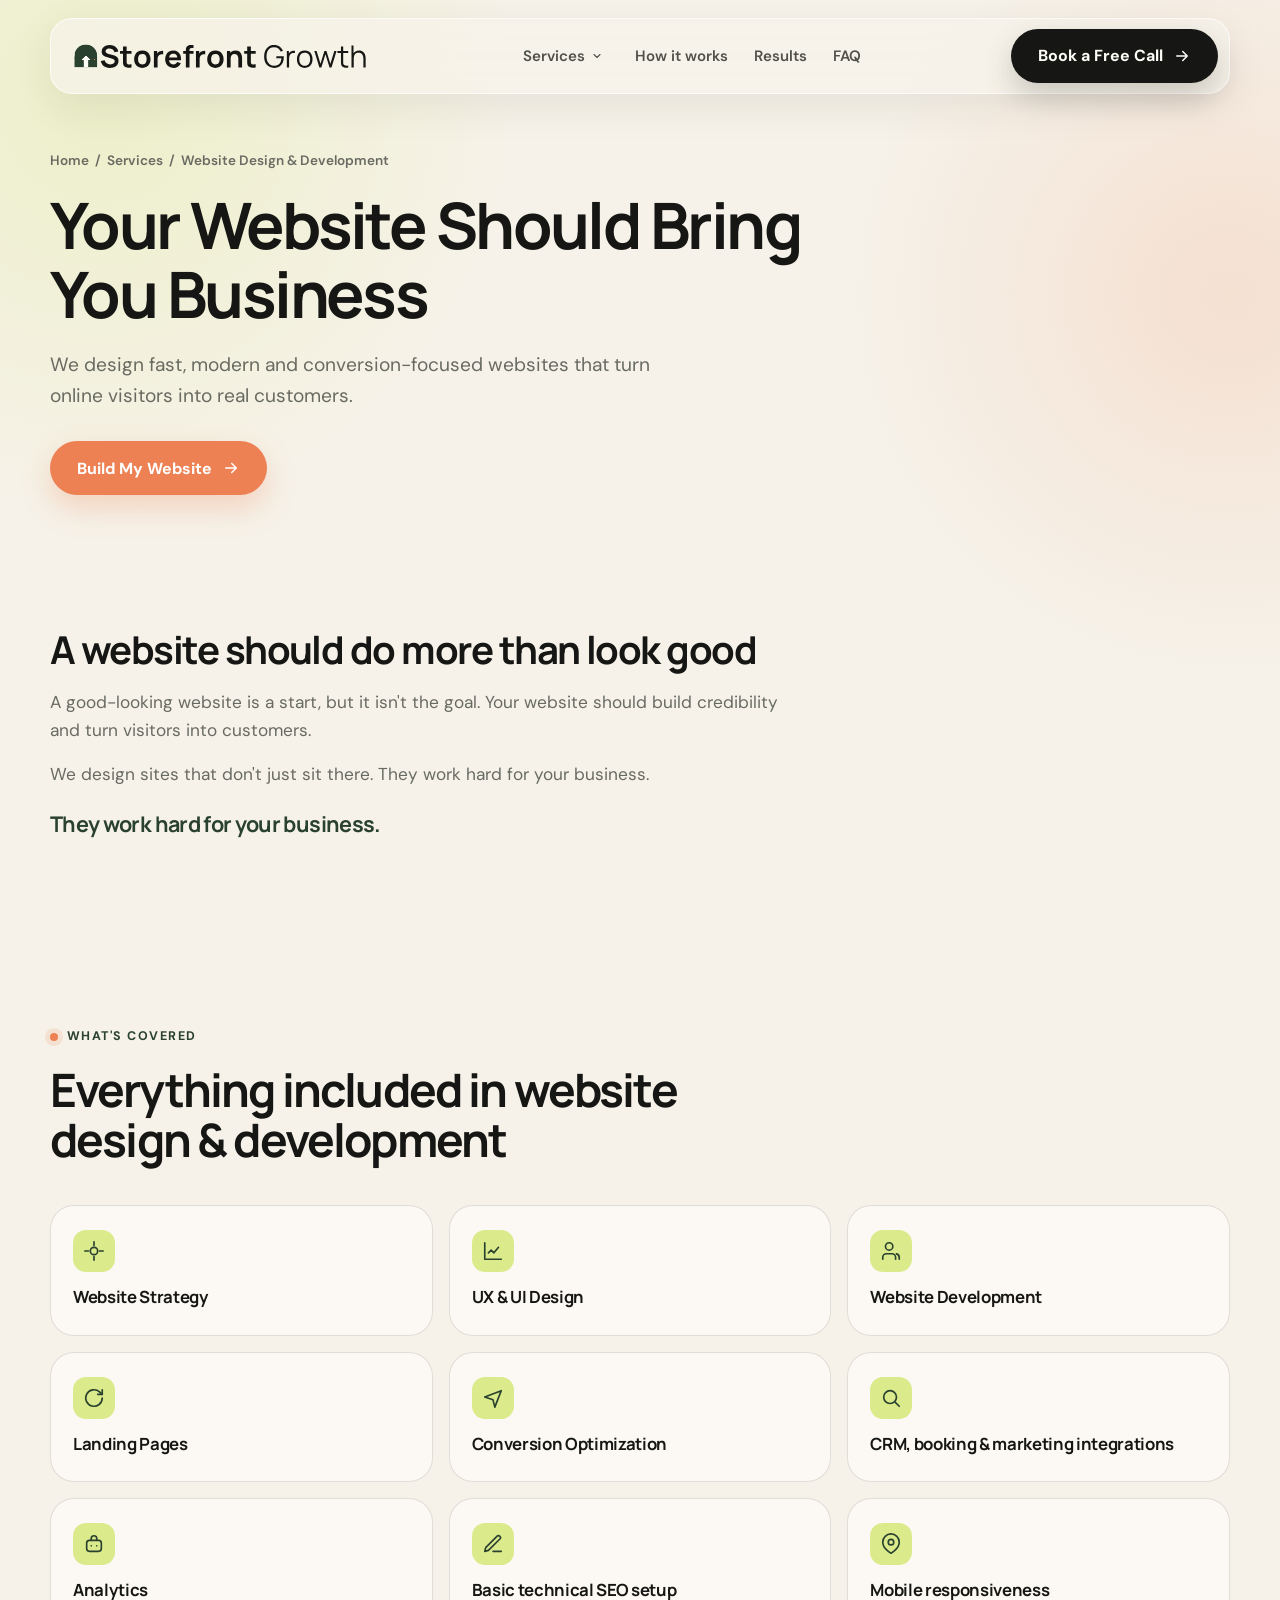
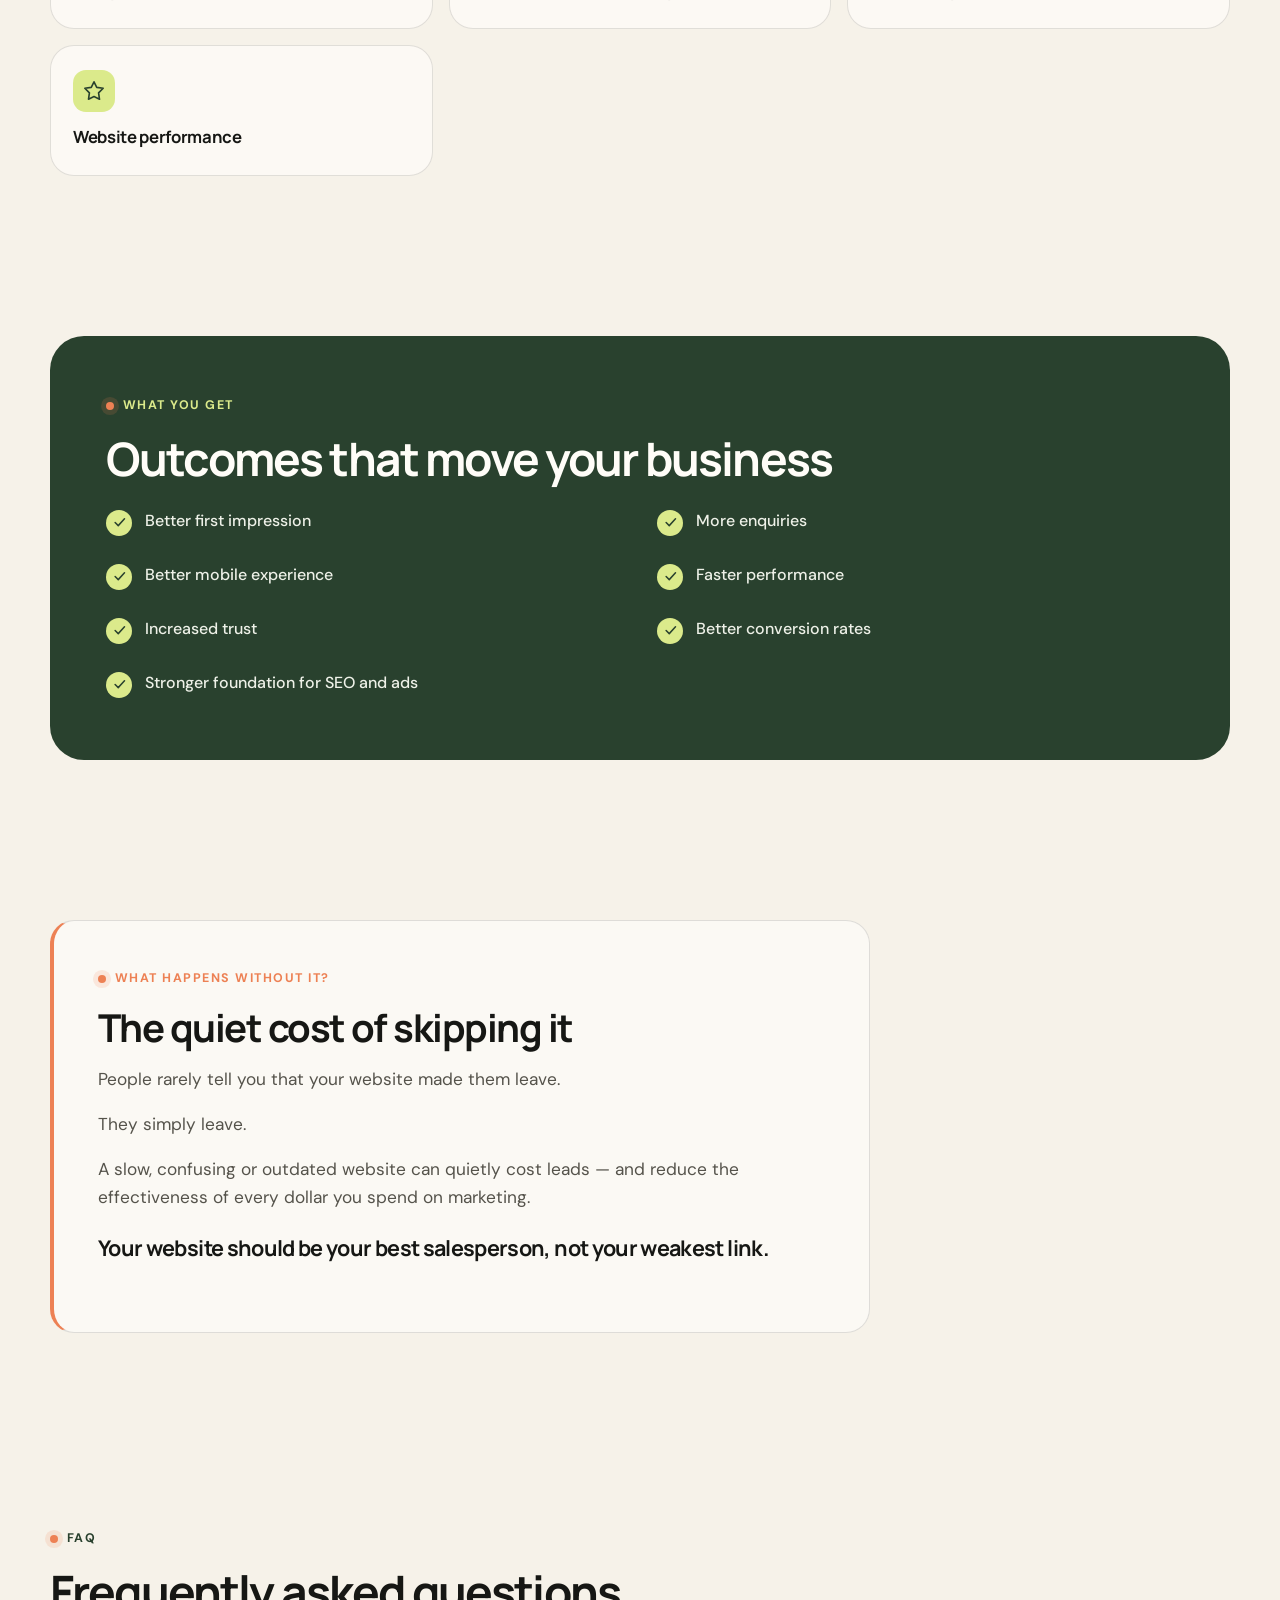
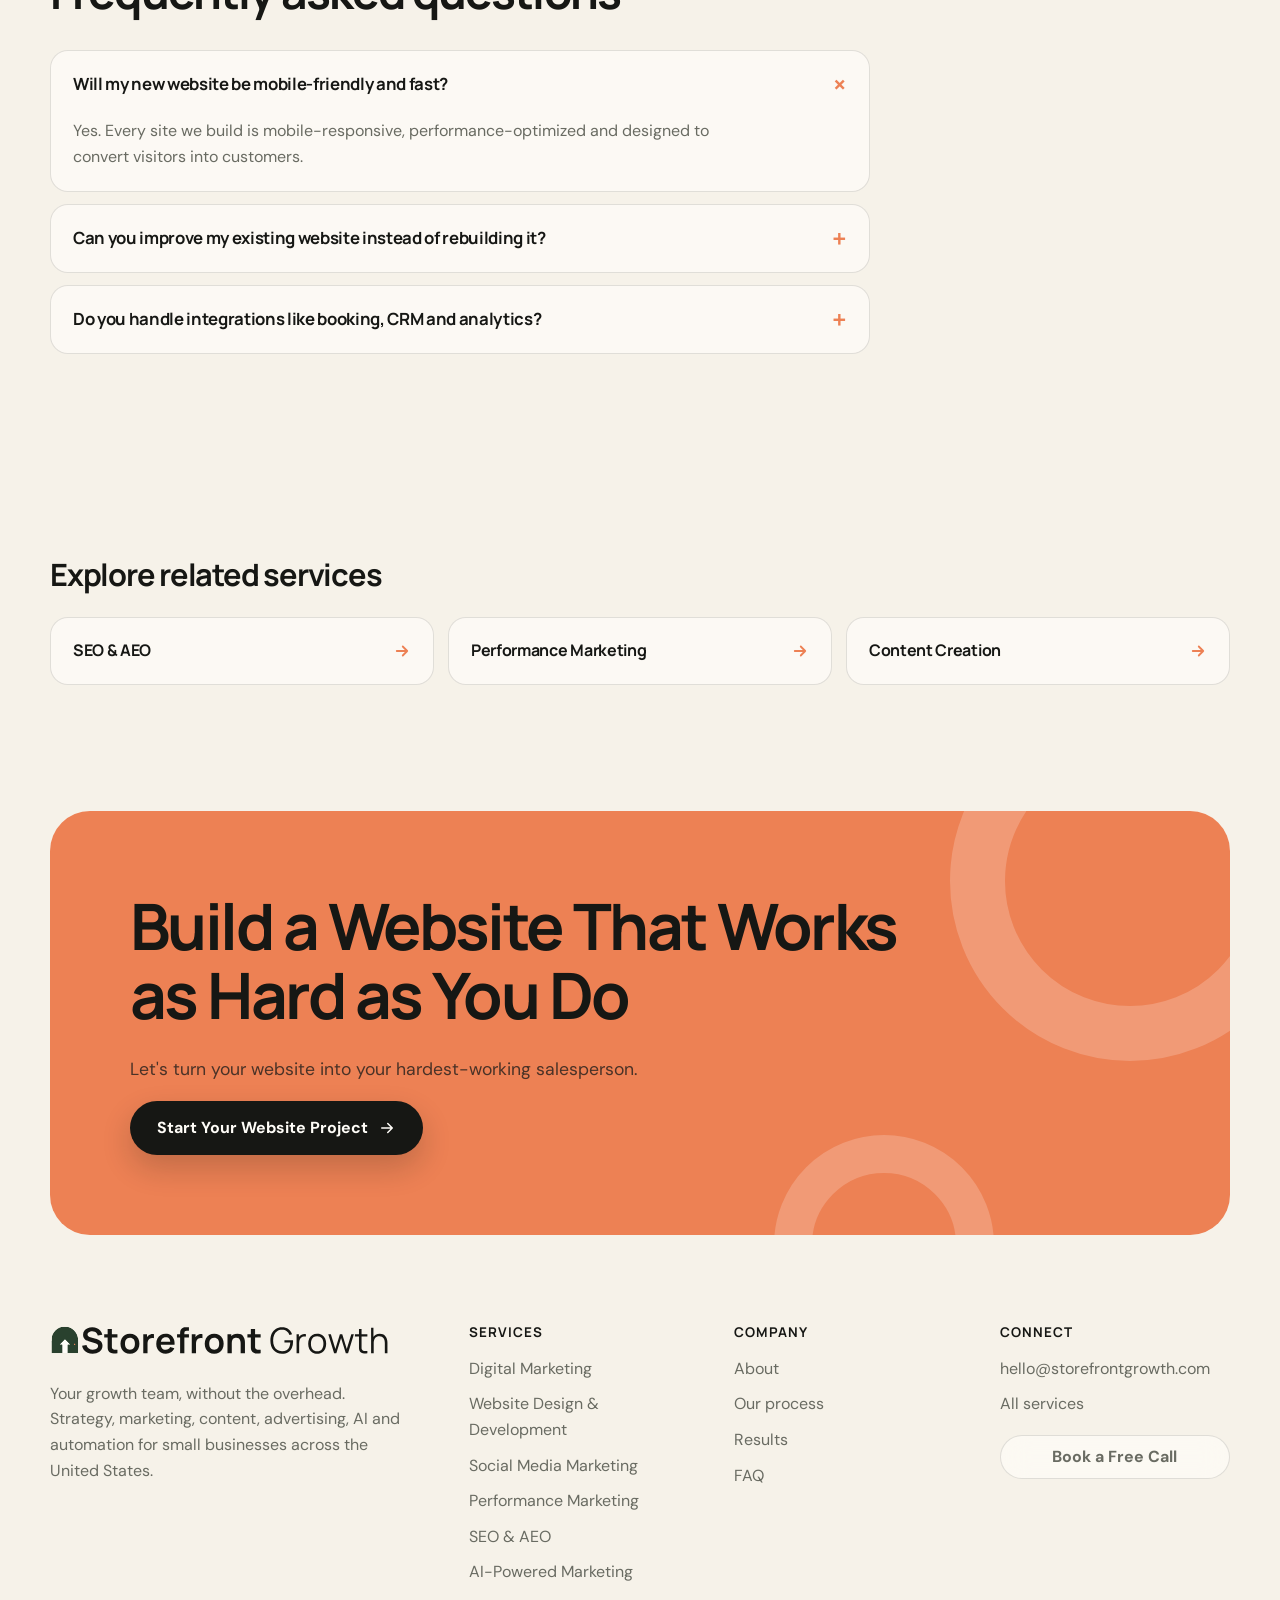
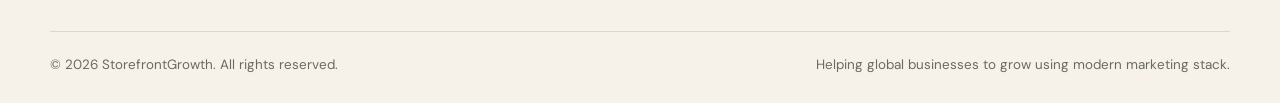
<file: services/website-design-development/index.html>
<!DOCTYPE html>
<html lang="en">
<head>
  <meta charset="UTF-8" />
  <meta name="viewport" content="width=device-width, initial-scale=1.0" />
  <meta name="description" content="Get a fast, modern and conversion-focused website designed to help your small business attract customers and generate more enquiries." />
  <link rel="canonical" href="https://storefrontgrowth.com/services/website-design-development/" />
  <meta name="robots" content="index, follow, max-image-preview:large" />
  <title>Small Business Website Design &amp; Development | StoreFrontGrowth</title>
  <!-- Google tag (gtag.js) -->
  <script async src="https://www.googletagmanager.com/gtag/js?id=G-RZE871RS3W"></script>
  <script>window.dataLayer=window.dataLayer||[];function gtag(){dataLayer.push(arguments);}gtag('js',new Date());gtag('config','G-RZE871RS3W');</script>
  <link rel="icon" type="image/svg+xml" href="/favicon.svg" />
  <link rel="icon" type="image/png" sizes="32x32" href="/favicon-32.png" />
  <link rel="apple-touch-icon" href="/apple-touch-icon.png" />

  <meta property="og:type" content="website" />
  <meta property="og:site_name" content="StorefrontGrowth" />
  <meta property="og:title" content="Small Business Website Design &amp; Development | StoreFrontGrowth" />
  <meta property="og:description" content="Get a fast, modern and conversion-focused website designed to help your small business attract customers and generate more enquiries." />
  <meta property="og:url" content="https://storefrontgrowth.com/services/website-design-development/" />
  <meta property="og:locale" content="en_US" />
  <meta name="twitter:card" content="summary" />
  <meta name="twitter:title" content="Small Business Website Design &amp; Development | StoreFrontGrowth" />
  <meta name="twitter:description" content="Get a fast, modern and conversion-focused website designed to help your small business attract customers and generate more enquiries." />

  <link rel="preconnect" href="https://fonts.googleapis.com">
  <link rel="preconnect" href="https://fonts.gstatic.com" crossorigin>
  <link href="https://fonts.googleapis.com/css2?family=DM+Sans:wght@400;500;600;700&family=Manrope:wght@500;600;700;800&display=swap" rel="stylesheet">
  <link rel="stylesheet" href="/assets/site.css">
  <style>
    .chip-row { display:flex; flex-wrap:wrap; gap:8px; margin-top:16px; }
    .chip { padding:7px 13px; border:1px solid var(--line); border-radius:999px; background:rgba(255,253,248,0.7); font-size:0.82rem; font-weight:600; color:#3c3e38; }
    .without-list { margin:14px 0 0; padding-left:20px; color:#55534b; }
    .without-list li { margin:6px 0; }
  </style>
  <script type="application/ld+json">
{
  "@context": "https://schema.org",
  "@graph": [
    {
      "@type": "Service",
      "name": "Website Design & Development",
      "serviceType": "Website Design & Development",
      "description": "Get a fast, modern and conversion-focused website designed to help your small business attract customers and generate more enquiries.",
      "url": "https://storefrontgrowth.com/services/website-design-development/",
      "areaServed": {
        "@type": "Country",
        "name": "United States"
      },
      "provider": {
        "@type": "Organization",
        "name": "StorefrontGrowth",
        "url": "https://storefrontgrowth.com/",
        "logo": "https://storefrontgrowth.com/assets/logo.svg"
      }
    },
    {
      "@type": "BreadcrumbList",
      "itemListElement": [
        {
          "@type": "ListItem",
          "position": 1,
          "name": "Home",
          "item": "https://storefrontgrowth.com/"
        },
        {
          "@type": "ListItem",
          "position": 2,
          "name": "Services",
          "item": "https://storefrontgrowth.com/#services"
        },
        {
          "@type": "ListItem",
          "position": 3,
          "name": "Website Design & Development",
          "item": "https://storefrontgrowth.com/services/website-design-development/"
        }
      ]
    },
    {
      "@type": "FAQPage",
      "mainEntity": [
        {
          "@type": "Question",
          "name": "Will my new website be mobile-friendly and fast?",
          "acceptedAnswer": {
            "@type": "Answer",
            "text": "Yes. Every site we build is mobile-responsive, performance-optimized and designed to convert visitors into customers."
          }
        },
        {
          "@type": "Question",
          "name": "Can you improve my existing website instead of rebuilding it?",
          "acceptedAnswer": {
            "@type": "Answer",
            "text": "In many cases, yes. We audit what you have, keep what works and improve the rest."
          }
        },
        {
          "@type": "Question",
          "name": "Do you handle integrations like booking, CRM and analytics?",
          "acceptedAnswer": {
            "@type": "Answer",
            "text": "Yes. We connect the tools you use \u2014 booking, CRM, marketing and analytics \u2014 so your site works as part of your growth system."
          }
        }
      ]
    }
  ]
}
  </script>
</head>
<body>
  <header class="header-wrap">
    <nav class="nav" id="mainNav" aria-label="Primary navigation">
      <a class="brand" href="/" aria-label="StorefrontGrowth home">
        <img src="/assets/logo.svg" alt="StorefrontGrowth" class="brand-logo" width="1380" height="122" />
      </a>
      <div class="nav-links">
        <div class="nav-dd">
          <button type="button" aria-haspopup="true" aria-expanded="false">Services
            <svg viewBox="0 0 24 24" fill="none" stroke="currentColor" stroke-width="2.2" stroke-linecap="round" stroke-linejoin="round"><path d="M6 9l6 6 6-6"/></svg>
          </button>
          <div class="nav-dd-menu">
          <a href="/services/digital-marketing/">Digital Marketing</a>
          <a href="/services/website-design-development/">Website Design &amp; Development</a>
          <a href="/services/social-media-marketing/">Social Media Marketing</a>
          <a href="/services/performance-marketing/">Performance Marketing</a>
          <a href="/services/seo-aeo/">SEO &amp; AEO</a>
          <a href="/services/ai-powered-marketing/">AI-Powered Marketing</a>
          <a href="/services/content-creation/">Content Creation</a>
          <a href="/services/google-business-profile/">Google Business Profile</a>
          <a href="/services/online-reputation-management/">Online Reputation Management</a>
          </div>
        </div>
        <a href="/#process">How it works</a>
        <a href="/#results">Results</a>
        <a href="/#faq">FAQ</a>
      </div>
      <button class="btn btn-primary js-open-modal" type="button">Book a Free Call <svg class="btn-arrow" viewBox="0 0 24 24" fill="none" stroke="currentColor" stroke-width="2" stroke-linecap="round" stroke-linejoin="round"><path d="M5 12h14M13 6l6 6-6 6"/></svg></button>
      <button class="menu-btn" id="menuBtn" type="button" aria-label="Open menu" aria-expanded="false">
        <svg width="22" viewBox="0 0 24 24" fill="none" stroke="currentColor" stroke-width="2" stroke-linecap="round"><path d="M4 8h16M4 16h16"/></svg>
      </button>
    </nav>
  </header>

  <div class="nav-mobile" id="mobileMenu" aria-hidden="true">
    <div class="m-head">Services</div>
    <div class="m-sub">
      <a href="/services/digital-marketing/">Digital Marketing</a>
      <a href="/services/website-design-development/">Website Design &amp; Development</a>
      <a href="/services/social-media-marketing/">Social Media Marketing</a>
      <a href="/services/performance-marketing/">Performance Marketing</a>
      <a href="/services/seo-aeo/">SEO &amp; AEO</a>
      <a href="/services/ai-powered-marketing/">AI-Powered Marketing</a>
      <a href="/services/content-creation/">Content Creation</a>
      <a href="/services/google-business-profile/">Google Business Profile</a>
      <a href="/services/online-reputation-management/">Online Reputation Management</a>
    </div>
    <a href="/#process">How it works</a>
    <a href="/#results">Results</a>
    <a href="/#faq">FAQ</a>
    <button class="btn btn-primary js-open-modal" type="button">Book a Free Call</button>
  </div>

  <main id="top">
    <section class="page-hero">
      <div class="container">
        <div class="inner reveal">
          <div class="crumbs"><a href="/">Home</a> &nbsp;/&nbsp; <a href="/#services">Services</a> &nbsp;/&nbsp; Website Design &amp; Development</div>
          <h1>Your Website Should Bring You Business</h1>
          <p class="lede">We design fast, modern and conversion-focused websites that turn online visitors into real customers.</p>
          <button class="btn btn-accent js-open-modal" type="button">Build My Website <svg class="btn-arrow" viewBox="0 0 24 24" fill="none" stroke="currentColor" stroke-width="2" stroke-linecap="round" stroke-linejoin="round"><path d="M5 12h14M13 6l6 6-6 6"/></svg></button>
        </div>
      </div>
    </section>

    <section class="section-sm">
      <div class="container">
        <div class="intro-block reveal">
          <h2>A website should do more than look good</h2>
        <p>A good-looking website is a start, but it isn&#x27;t the goal. Your website should build credibility and turn visitors into customers.</p>
        <p>We design sites that don&#x27;t just sit there. They work hard for your business.</p>
        <p class="pull">They work hard for your business.</p>
        </div>
      </div>
    </section>

    <section class="section">
      <div class="container">
        <div class="reveal" style="max-width:680px;margin-bottom:40px">
          <div class="eyebrow">What's covered</div>
          <h2>Everything included in website design &amp; development</h2>
        </div>
        <div class="covered-grid reveal">
          <div class="covered-card"><span class="ic"><svg viewBox="0 0 24 24" fill="none" stroke="currentColor" stroke-width="1.8" stroke-linecap="round" stroke-linejoin="round"><path d="M12 2v4M12 18v4M2 12h4M18 12h4M12 8a4 4 0 100 8 4 4 0 000-8z"/></svg></span><strong>Website Strategy</strong></div>
          <div class="covered-card"><span class="ic"><svg viewBox="0 0 24 24" fill="none" stroke="currentColor" stroke-width="1.8" stroke-linecap="round" stroke-linejoin="round"><path d="M3 3v18h18"/><path d="M7 14l3-3 3 3 5-6"/></svg></span><strong>UX &amp; UI Design</strong></div>
          <div class="covered-card"><span class="ic"><svg viewBox="0 0 24 24" fill="none" stroke="currentColor" stroke-width="1.8" stroke-linecap="round" stroke-linejoin="round"><path d="M17 21v-2a4 4 0 00-4-4H7a4 4 0 00-4 4v2"/><circle cx="10" cy="7" r="4"/><path d="M21 21v-2a4 4 0 00-3-3.87"/></svg></span><strong>Website Development</strong></div>
          <div class="covered-card"><span class="ic"><svg viewBox="0 0 24 24" fill="none" stroke="currentColor" stroke-width="1.8" stroke-linecap="round" stroke-linejoin="round"><path d="M21 12a9 9 0 11-3-6.7L21 8"/><path d="M21 3v5h-5"/></svg></span><strong>Landing Pages</strong></div>
          <div class="covered-card"><span class="ic"><svg viewBox="0 0 24 24" fill="none" stroke="currentColor" stroke-width="1.8" stroke-linecap="round" stroke-linejoin="round"><path d="M3 11l18-7-7 18-2-8-9-3z"/></svg></span><strong>Conversion Optimization</strong></div>
          <div class="covered-card"><span class="ic"><svg viewBox="0 0 24 24" fill="none" stroke="currentColor" stroke-width="1.8" stroke-linecap="round" stroke-linejoin="round"><circle cx="11" cy="11" r="7"/><path d="M21 21l-4.3-4.3"/></svg></span><strong>CRM, booking &amp; marketing integrations</strong></div>
          <div class="covered-card"><span class="ic"><svg viewBox="0 0 24 24" fill="none" stroke="currentColor" stroke-width="1.8" stroke-linecap="round" stroke-linejoin="round"><rect x="4" y="8" width="16" height="12" rx="3"/><path d="M9 8V6a3 3 0 016 0v2M9 14h.01M15 14h.01"/></svg></span><strong>Analytics</strong></div>
          <div class="covered-card"><span class="ic"><svg viewBox="0 0 24 24" fill="none" stroke="currentColor" stroke-width="1.8" stroke-linecap="round" stroke-linejoin="round"><path d="M12 20h9"/><path d="M16.5 3.5a2.1 2.1 0 013 3L7 19l-4 1 1-4z"/></svg></span><strong>Basic technical SEO setup</strong></div>
          <div class="covered-card"><span class="ic"><svg viewBox="0 0 24 24" fill="none" stroke="currentColor" stroke-width="1.8" stroke-linecap="round" stroke-linejoin="round"><path d="M21 10c0 7-9 12-9 12s-9-5-9-12a9 9 0 0118 0z"/><circle cx="12" cy="10" r="3"/></svg></span><strong>Mobile responsiveness</strong></div>
          <div class="covered-card"><span class="ic"><svg viewBox="0 0 24 24" fill="none" stroke="currentColor" stroke-width="1.8" stroke-linecap="round" stroke-linejoin="round"><path d="M12 2l3 6 7 1-5 5 1 7-6-3-6 3 1-7-5-5 7-1z"/></svg></span><strong>Website performance</strong></div>
        </div>
      </div>
    </section>

    <section class="section-sm">
      <div class="container">
        <div class="benefits reveal">
          <div class="eyebrow" style="color:var(--lime)">What you get</div>
          <h2>Outcomes that move your business</h2>
          <div class="benefit-grid">
            <div class="benefit-item"><span class="tick"><svg viewBox="0 0 24 24" fill="none" stroke="currentColor" stroke-width="2.4" stroke-linecap="round" stroke-linejoin="round"><path d="M5 12l5 5L20 6"/></svg></span><span>Better first impression</span></div>
            <div class="benefit-item"><span class="tick"><svg viewBox="0 0 24 24" fill="none" stroke="currentColor" stroke-width="2.4" stroke-linecap="round" stroke-linejoin="round"><path d="M5 12l5 5L20 6"/></svg></span><span>More enquiries</span></div>
            <div class="benefit-item"><span class="tick"><svg viewBox="0 0 24 24" fill="none" stroke="currentColor" stroke-width="2.4" stroke-linecap="round" stroke-linejoin="round"><path d="M5 12l5 5L20 6"/></svg></span><span>Better mobile experience</span></div>
            <div class="benefit-item"><span class="tick"><svg viewBox="0 0 24 24" fill="none" stroke="currentColor" stroke-width="2.4" stroke-linecap="round" stroke-linejoin="round"><path d="M5 12l5 5L20 6"/></svg></span><span>Faster performance</span></div>
            <div class="benefit-item"><span class="tick"><svg viewBox="0 0 24 24" fill="none" stroke="currentColor" stroke-width="2.4" stroke-linecap="round" stroke-linejoin="round"><path d="M5 12l5 5L20 6"/></svg></span><span>Increased trust</span></div>
            <div class="benefit-item"><span class="tick"><svg viewBox="0 0 24 24" fill="none" stroke="currentColor" stroke-width="2.4" stroke-linecap="round" stroke-linejoin="round"><path d="M5 12l5 5L20 6"/></svg></span><span>Better conversion rates</span></div>
            <div class="benefit-item"><span class="tick"><svg viewBox="0 0 24 24" fill="none" stroke="currentColor" stroke-width="2.4" stroke-linecap="round" stroke-linejoin="round"><path d="M5 12l5 5L20 6"/></svg></span><span>Stronger foundation for SEO and ads</span></div>
          </div>
        </div>
      </div>
    </section>

    <section class="section">
      <div class="container">
        <div class="without reveal">
          <div class="eyebrow" style="color:var(--orange)">What happens without it?</div>
          <h2>The quiet cost of skipping it</h2>
        <p>People rarely tell you that your website made them leave.</p>
        <p>They simply leave.</p>
        <p>A slow, confusing or outdated website can quietly cost leads — and reduce the effectiveness of every dollar you spend on marketing.</p>
        <p class="pull">Your website should be your best salesperson, not your weakest link.</p>
        </div>
      </div>
    </section>

    <section class="section">
      <div class="container">
        <div class="reveal" style="max-width:820px;margin-bottom:34px">
          <div class="eyebrow">FAQ</div>
          <h2>Frequently asked questions</h2>
        </div>
        <div class="faqs reveal">
          <details open><summary>Will my new website be mobile-friendly and fast?</summary><p>Yes. Every site we build is mobile-responsive, performance-optimized and designed to convert visitors into customers.</p></details>
          <details><summary>Can you improve my existing website instead of rebuilding it?</summary><p>In many cases, yes. We audit what you have, keep what works and improve the rest.</p></details>
          <details><summary>Do you handle integrations like booking, CRM and analytics?</summary><p>Yes. We connect the tools you use — booking, CRM, marketing and analytics — so your site works as part of your growth system.</p></details>
        </div>
      </div>
    </section>

    <section class="section related">
      <div class="container reveal">
        <h2>Explore related services</h2>
        <div class="related-row" style="margin-top:26px">
          <a class="related-card" href="/services/seo-aeo/">SEO &amp; AEO<svg viewBox="0 0 24 24" fill="none" stroke="currentColor" stroke-width="2.4" stroke-linecap="round" stroke-linejoin="round"><path d="M5 12h14M13 6l6 6-6 6"/></svg></a>
          <a class="related-card" href="/services/performance-marketing/">Performance Marketing<svg viewBox="0 0 24 24" fill="none" stroke="currentColor" stroke-width="2.4" stroke-linecap="round" stroke-linejoin="round"><path d="M5 12h14M13 6l6 6-6 6"/></svg></a>
          <a class="related-card" href="/services/content-creation/">Content Creation<svg viewBox="0 0 24 24" fill="none" stroke="currentColor" stroke-width="2.4" stroke-linecap="round" stroke-linejoin="round"><path d="M5 12h14M13 6l6 6-6 6"/></svg></a>
        </div>
      </div>
    </section>

    <section class="cta-band">
      <div class="container">
        <div class="cta-card reveal">
          <div class="cta-shape one" aria-hidden="true"></div>
          <div class="cta-shape two" aria-hidden="true"></div>
          <h2>Build a Website That Works as Hard as You Do</h2>
          <p>Let&#x27;s turn your website into your hardest-working salesperson.</p>
          <button class="btn btn-primary js-open-modal" type="button">Start Your Website Project <svg class="btn-arrow" viewBox="0 0 24 24" fill="none" stroke="currentColor" stroke-width="2" stroke-linecap="round" stroke-linejoin="round"><path d="M5 12h14M13 6l6 6-6 6"/></svg></button>
        </div>
      </div>
    </section>
  </main>

  <footer>
    <div class="container">
      <div class="footer-grid">
        <div class="footer-brand">
          <a class="brand" href="/" aria-label="StorefrontGrowth home">
            <img src="/assets/logo.svg" alt="StorefrontGrowth" class="brand-logo" width="1380" height="122" />
          </a>
          <p>Your growth team, without the overhead. Strategy, marketing, content, advertising, AI and automation for small businesses across the United States.</p>
        </div>
        <div class="footer-col">
          <h4>Services</h4>
          <div class="footer-links"><a href="/services/digital-marketing/">Digital Marketing</a><a href="/services/website-design-development/">Website Design &amp; Development</a><a href="/services/social-media-marketing/">Social Media Marketing</a><a href="/services/performance-marketing/">Performance Marketing</a><a href="/services/seo-aeo/">SEO &amp; AEO</a><a href="/services/ai-powered-marketing/">AI-Powered Marketing</a></div>
        </div>
        <div class="footer-col">
          <h4>Company</h4>
          <div class="footer-links"><a href="/#outcomes">About</a><a href="/#process">Our process</a><a href="/#results">Results</a><a href="/#faq">FAQ</a></div>
        </div>
        <div class="footer-col">
          <h4>Connect</h4>
          <div class="footer-links"><a href="mailto:hello@storefrontgrowth.com">hello@storefrontgrowth.com</a><a href="/#services">All services</a><button class="btn btn-secondary js-open-modal" type="button" style="margin-top:8px;min-height:44px;padding:0 14px;">Book a Free Call</button></div>
        </div>
      </div>
      <div class="footer-bottom"><span>© <span id="year"></span> StorefrontGrowth. All rights reserved.</span><span>Helping global businesses to grow using modern marketing stack.</span></div>
    </div>
  </footer>

  <div class="modal" id="contactModal" role="dialog" aria-modal="true" aria-labelledby="modalTitle">
    <div class="modal-card">
      <button class="modal-close" id="modalClose" type="button" aria-label="Close">×</button>
      <div class="eyebrow">Free consultation</div>
      <h3 id="modalTitle">Book a free call.</h3>
      <p>Share a few details and we'll identify the most useful next step for your business.</p>
      <form class="contact-form" id="contactForm">
        <div class="form-row">
          <label>First name<input name="firstName" type="text" placeholder="Jordan" required></label>
          <label>Business name<input name="businessName" type="text" placeholder="Your business" required></label>
        </div>
        <div class="form-row">
          <label>Work email<input name="email" type="email" placeholder="you@company.com" required></label>
          <label>Phone number<input name="phone" type="tel" placeholder="(555) 010-4482" required></label>
        </div>
        <div class="form-row">
          <label>What do you need help with?
            <select name="service" required>
              <option value="">Choose a service</option>
              <option>Digital Marketing</option><option>Website Design &amp; Development</option><option>Social Media Marketing</option><option>Performance Marketing</option><option>SEO &amp; AEO</option><option>AI-Powered Marketing</option><option>Content Creation</option><option>Google Business Profile</option><option>Online Reputation Management</option><option>Not sure yet</option>
            </select>
          </label>
          <label>Approximate monthly budget
            <select name="budget" required>
              <option value="">Choose a range</option>
              <option>Under $1,000</option>
              <option>$1,000 to $2,500</option>
              <option>$2,500 to $5,000</option>
              <option>$5,000+</option>
            </select>
          </label>
        </div>
        <input type="checkbox" name="botcheck" tabindex="-1" autocomplete="off" style="position:absolute;left:-9999px;width:0;height:0;opacity:0" aria-hidden="true">
        <div class="form-success" id="formSuccess">Thanks! We've got your details and will call you back shortly.</div>
        <button class="btn btn-primary" type="submit">Book a Free Call</button>
      </form>
    </div>
  </div>
  <script src="/assets/site.js"></script>
</body>
</html>
</file>
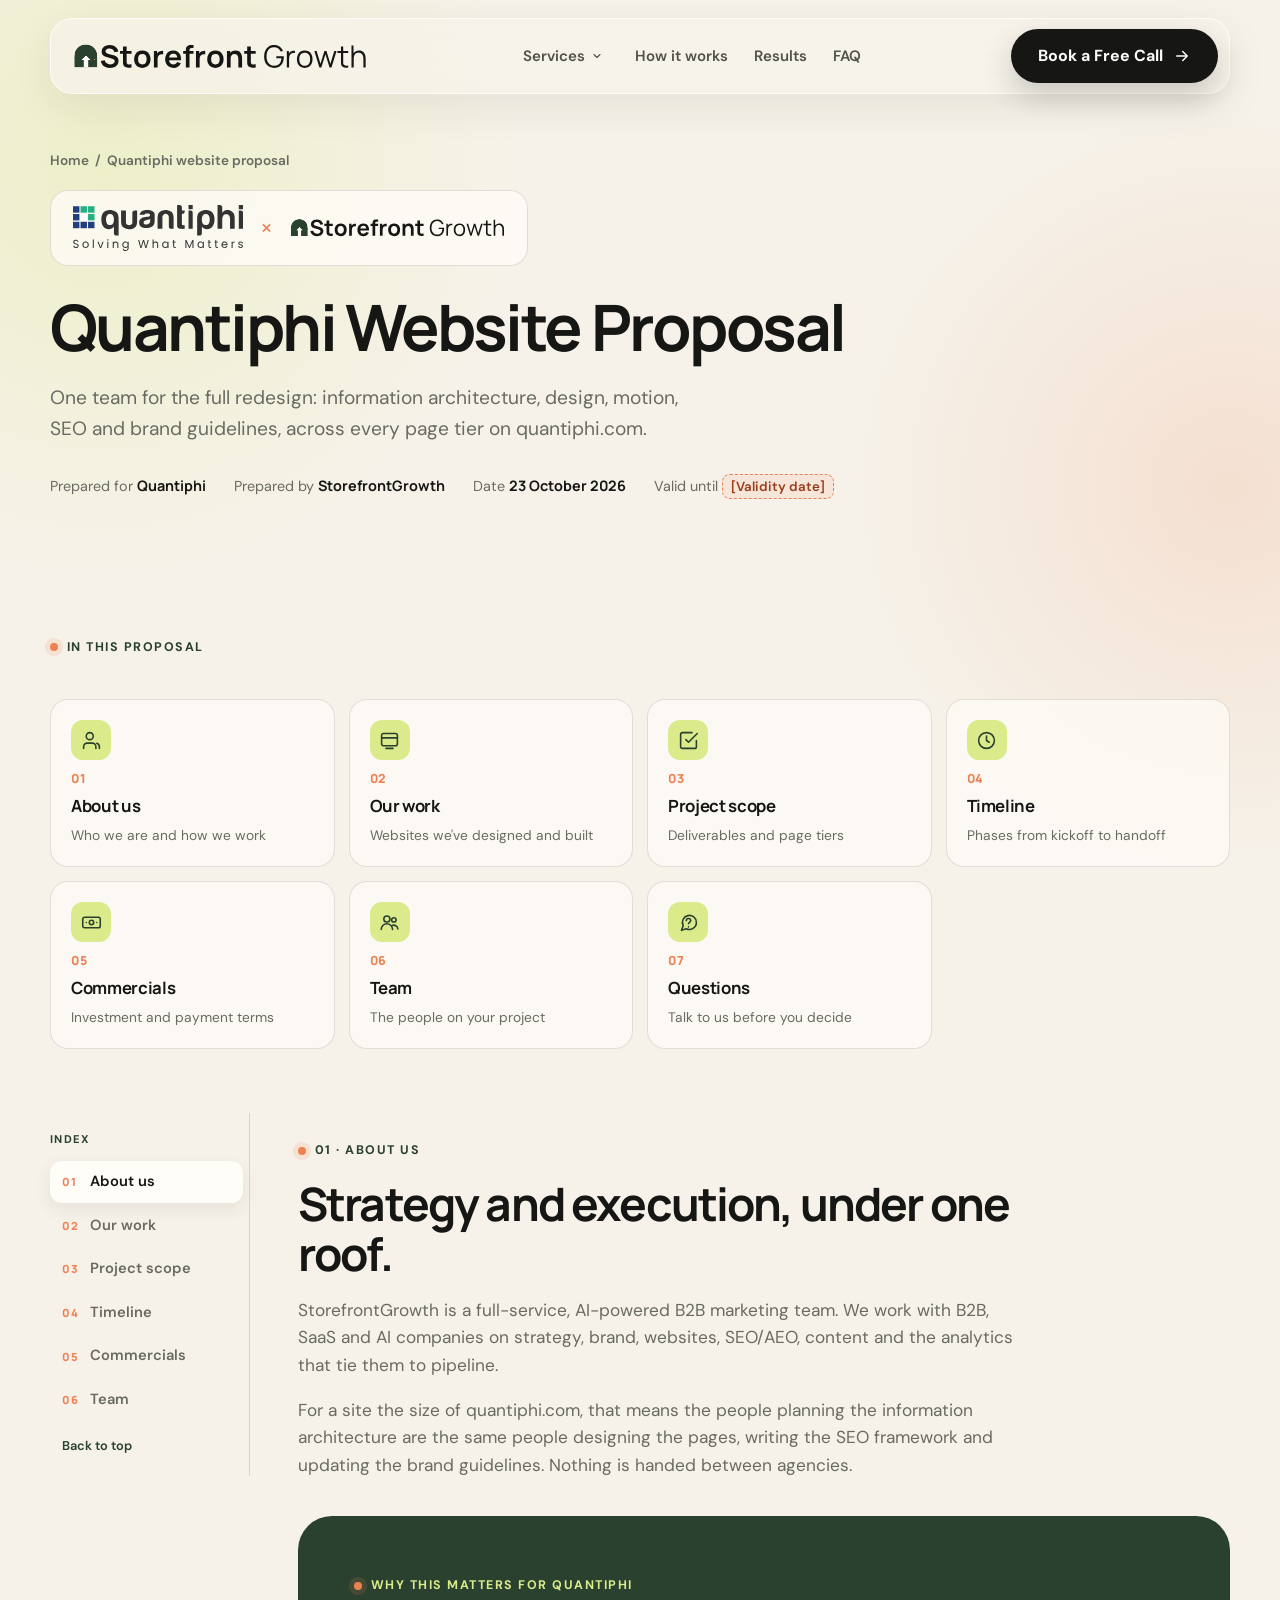
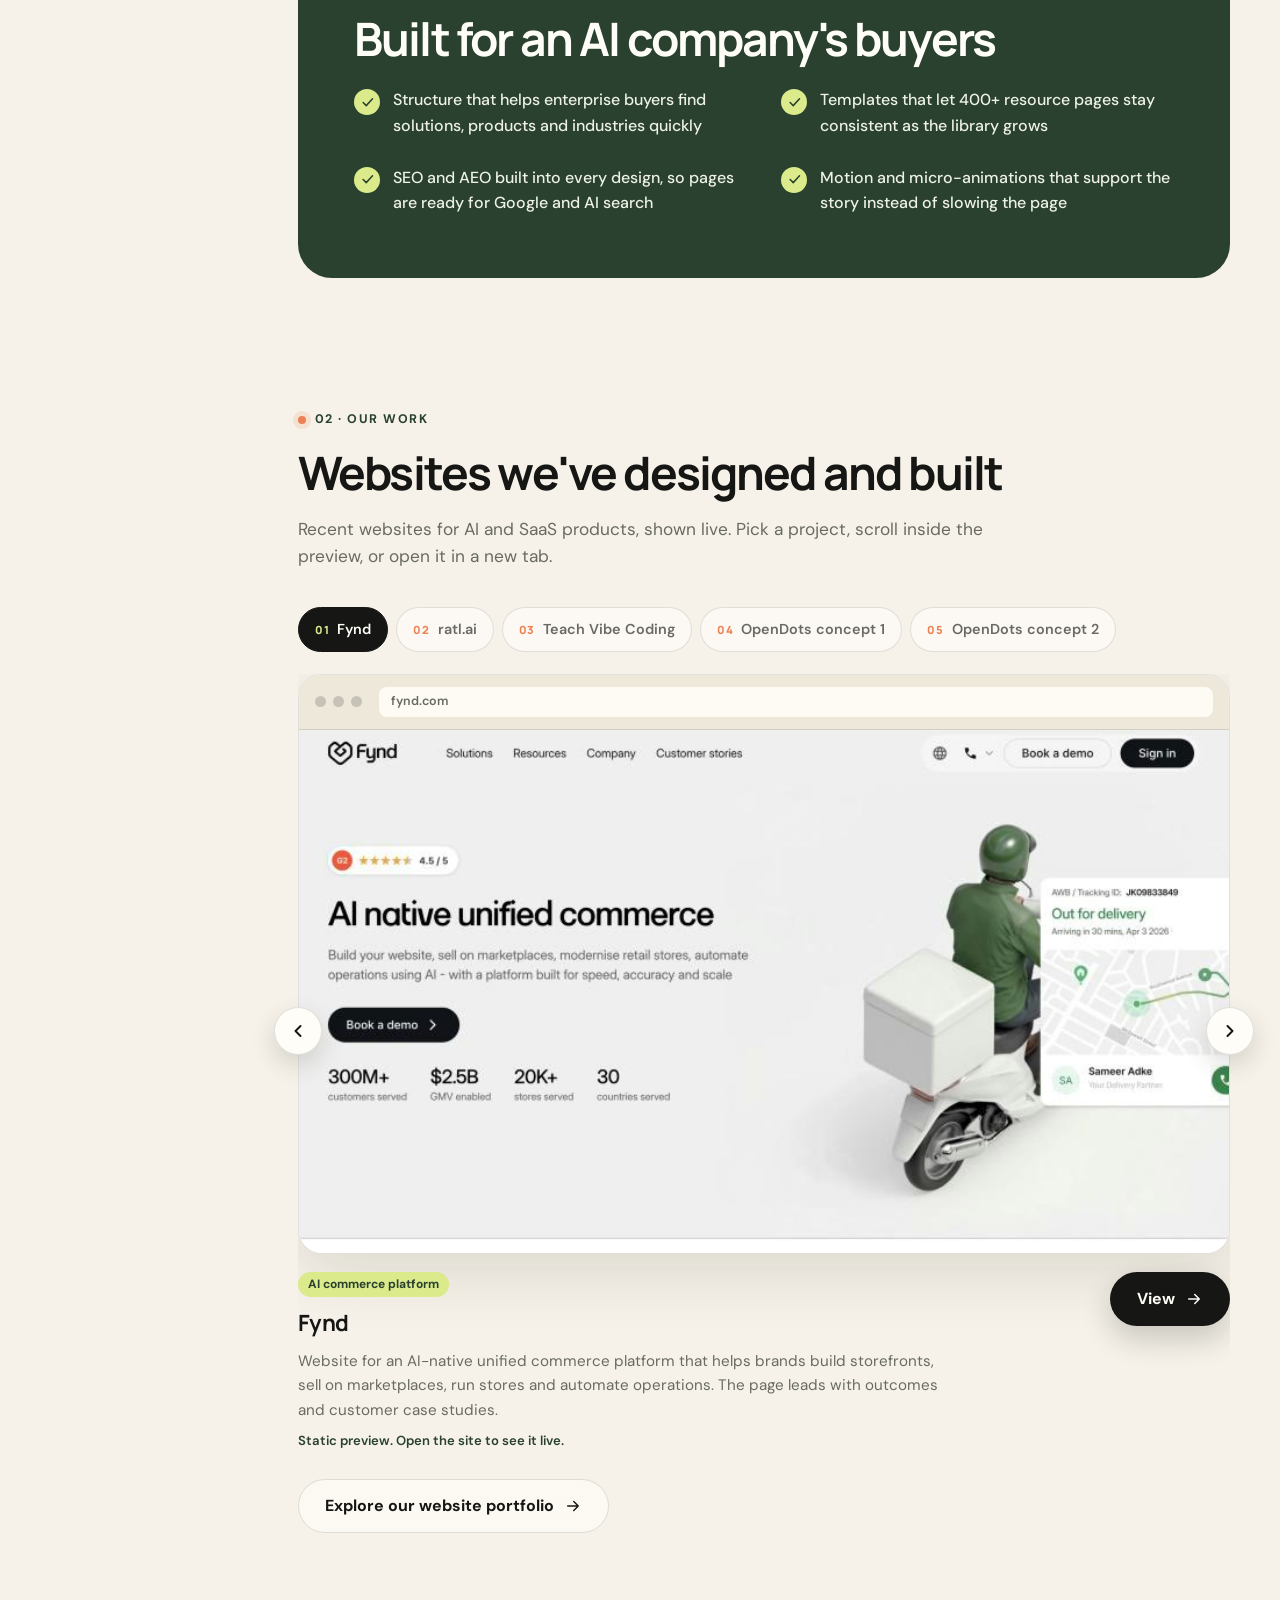
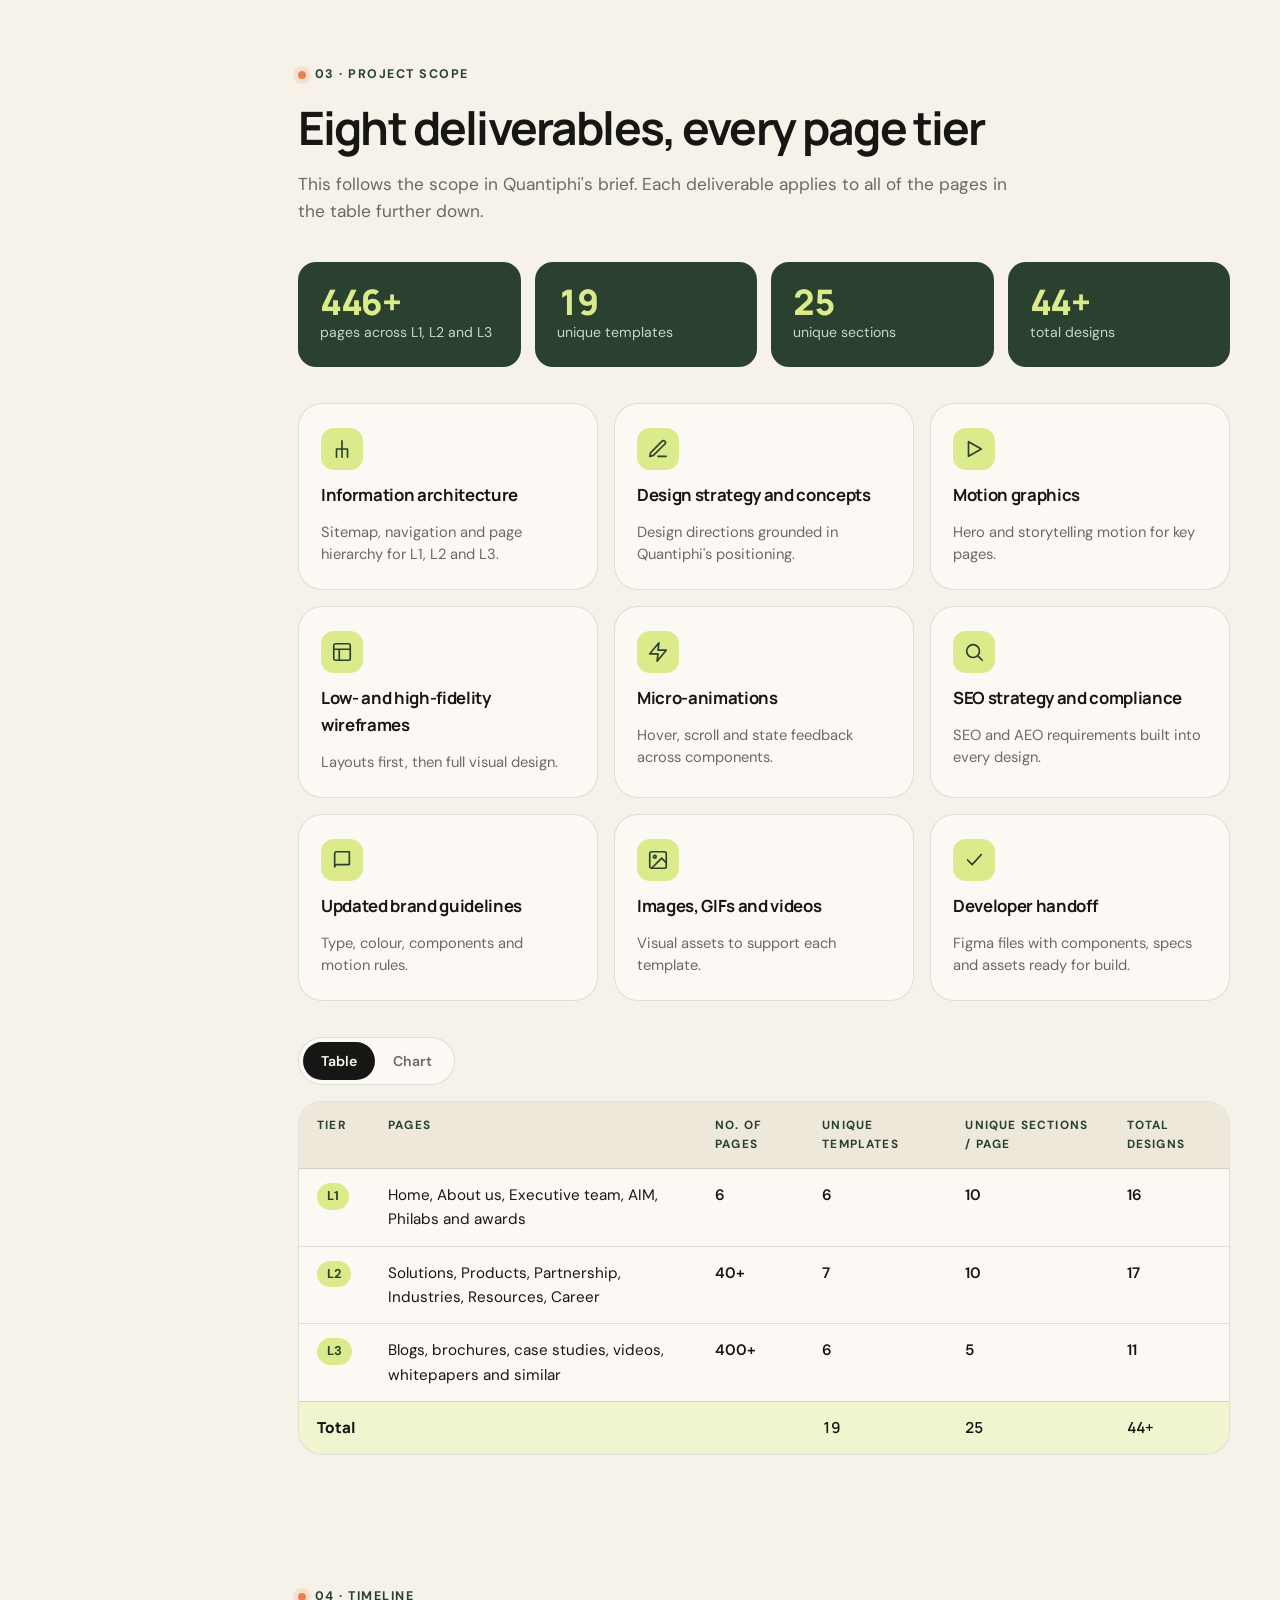
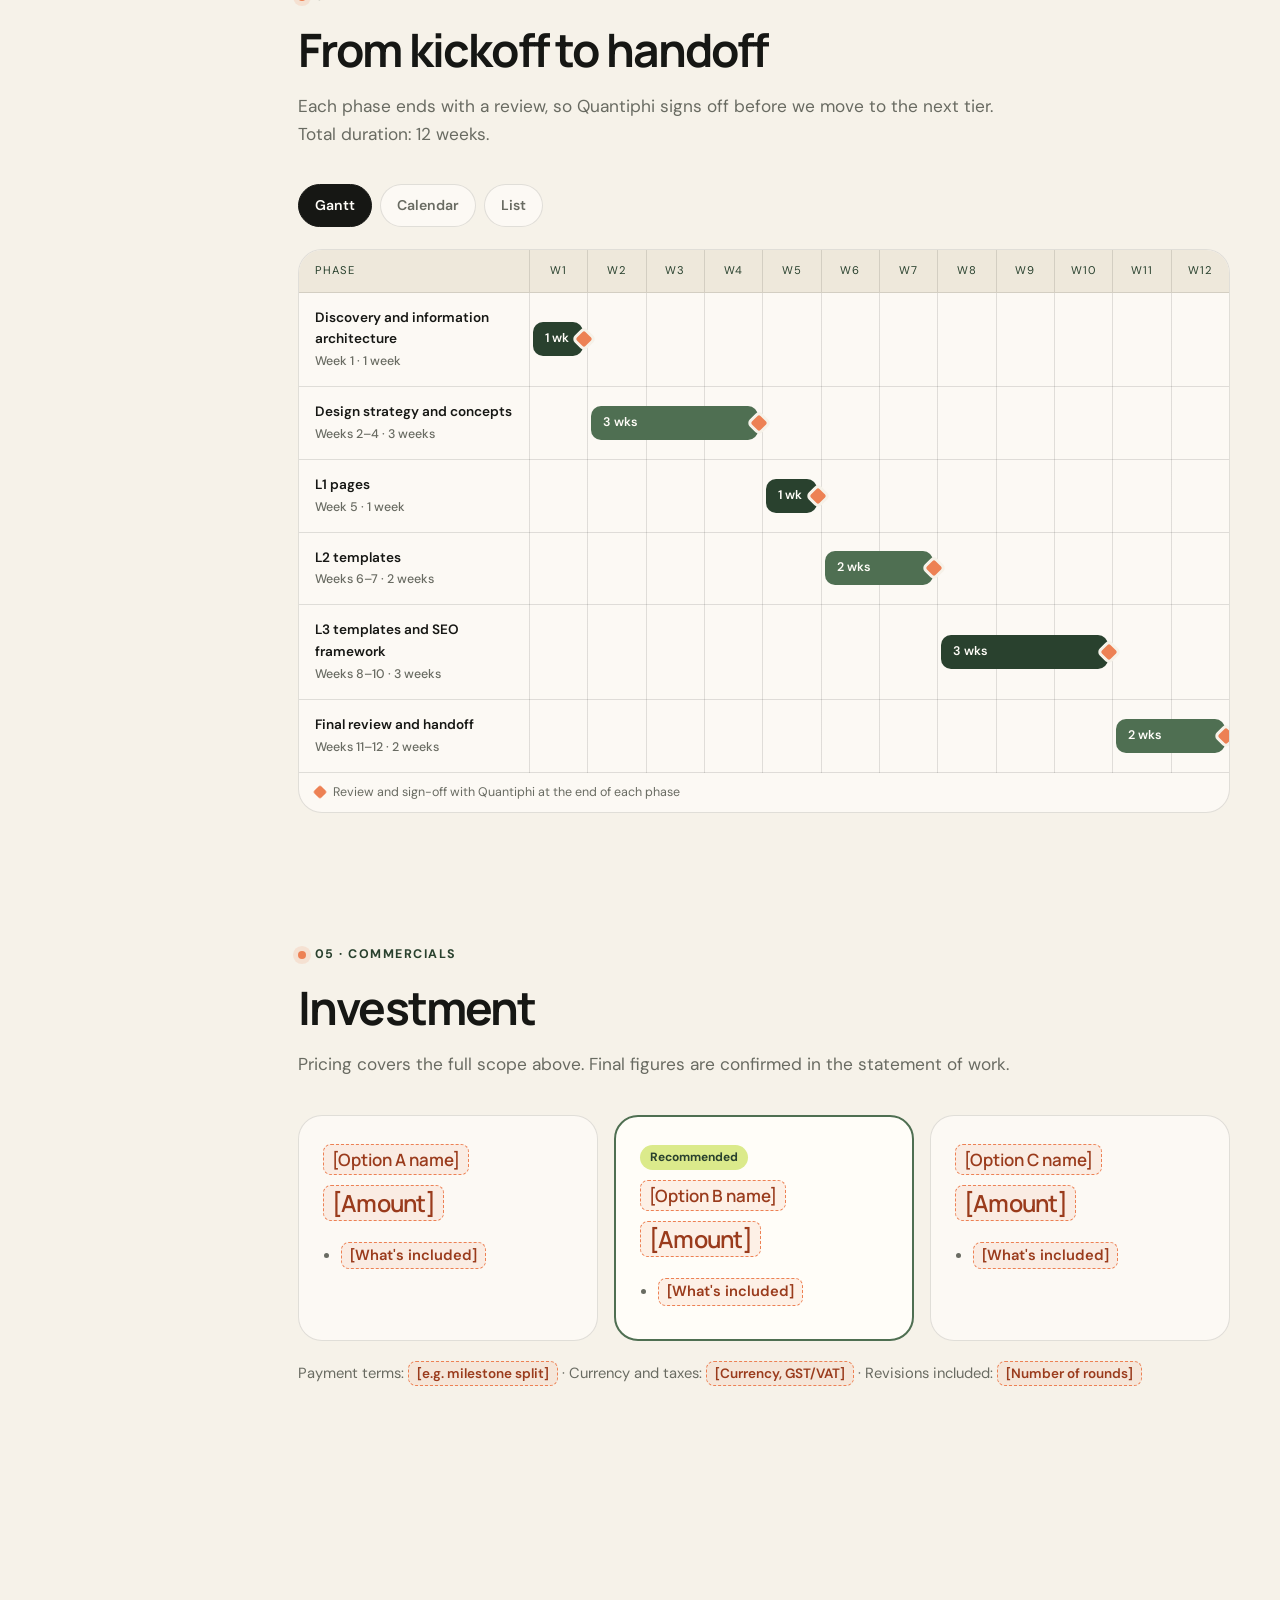
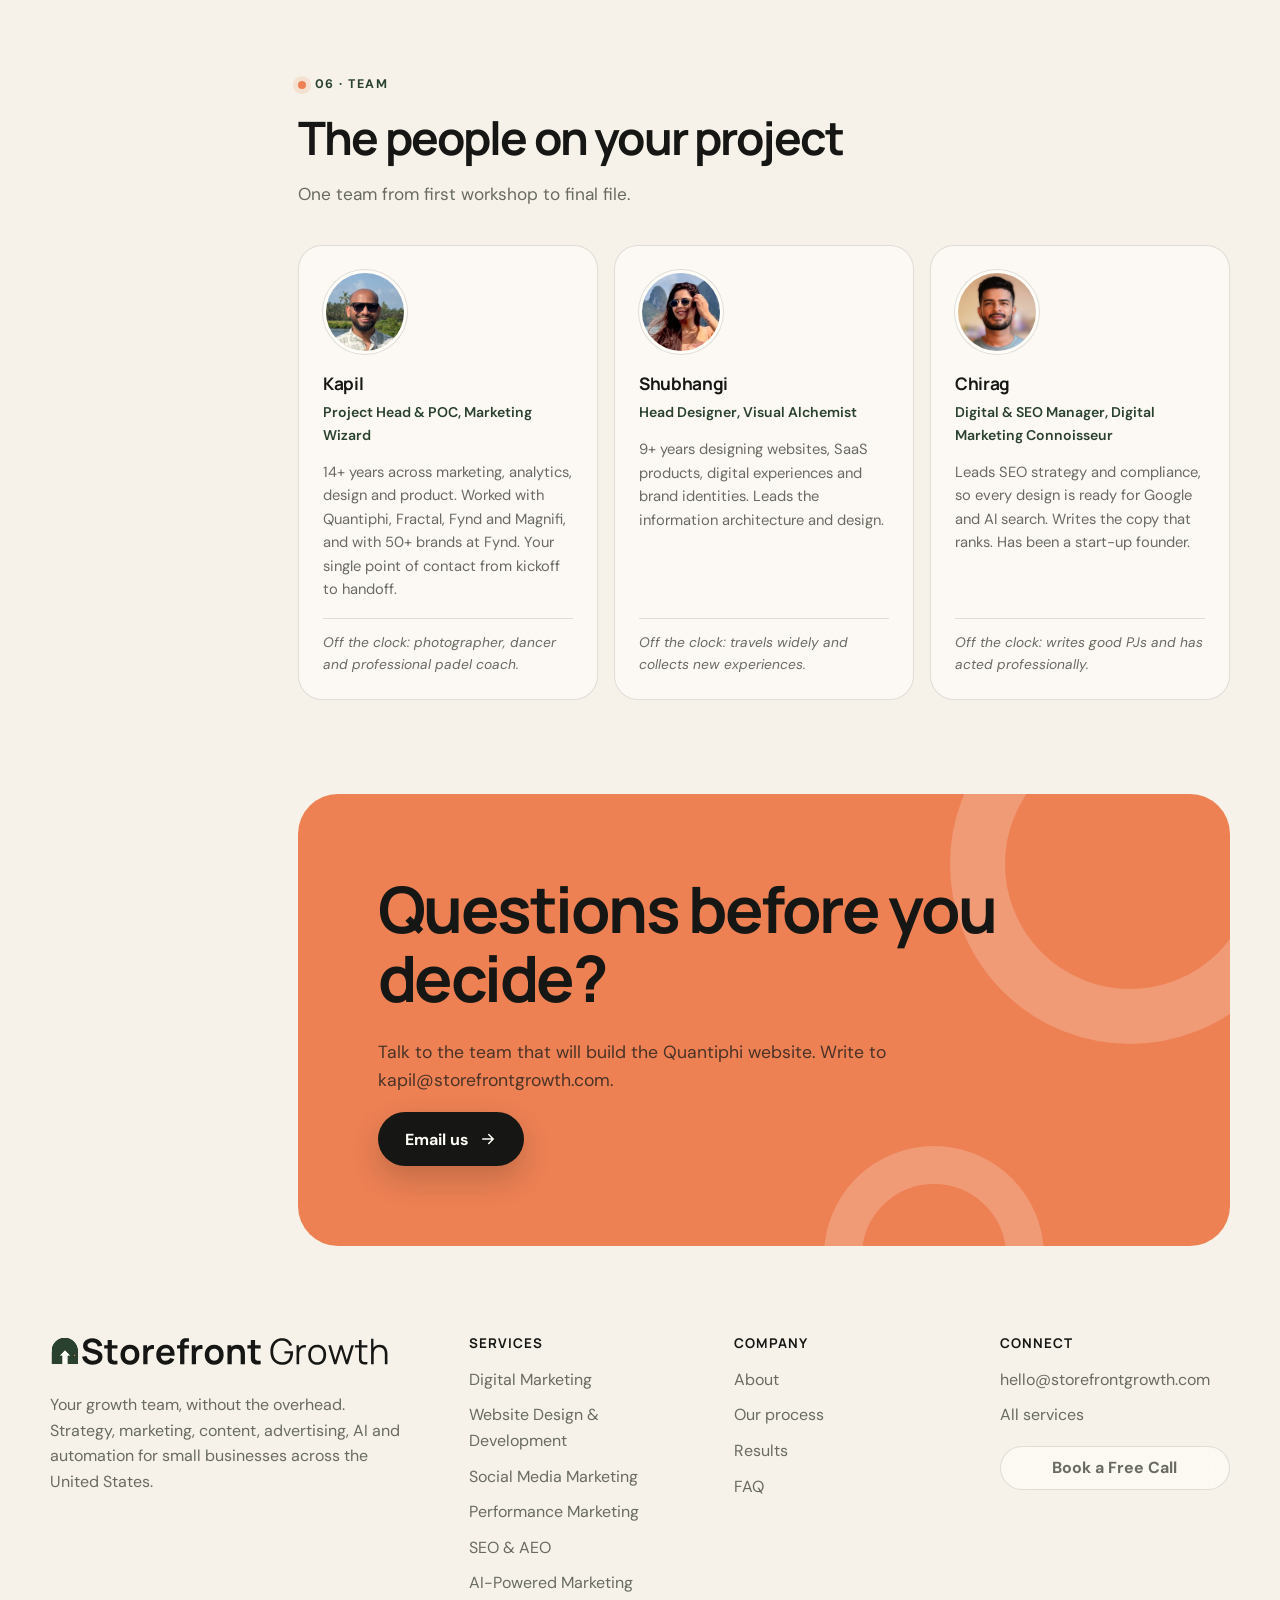
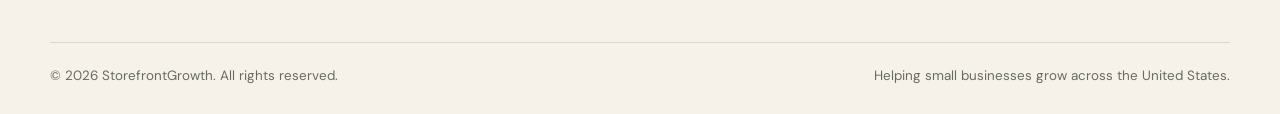
<file: quantiphi-website-proposal.html>
<!DOCTYPE html>
<html lang="en">
<head>
  <meta charset="UTF-8" />
  <meta name="viewport" content="width=device-width, initial-scale=1.0" />
  <meta name="description" content="StorefrontGrowth's proposal for the Quantiphi website: information architecture, design, motion, SEO and brand guidelines across 19 templates and 44+ designs." />
  <link rel="canonical" href="https://storefrontgrowth.com/quantiphi-website-proposal.html" />
  <meta name="robots" content="noindex, nofollow" />
  <title>Quantiphi Website Proposal | StorefrontGrowth</title>
  <!-- Google tag (gtag.js) -->
  <script async src="https://www.googletagmanager.com/gtag/js?id=G-RZE871RS3W"></script>
  <script>window.dataLayer=window.dataLayer||[];function gtag(){dataLayer.push(arguments);}gtag('js',new Date());gtag('config','G-RZE871RS3W');</script>
  <link rel="icon" type="image/svg+xml" href="/favicon.svg" />
  <link rel="icon" type="image/png" sizes="32x32" href="/favicon-32.png" />
  <link rel="apple-touch-icon" href="/apple-touch-icon.png" />

  <meta property="og:type" content="website" />
  <meta property="og:site_name" content="StorefrontGrowth" />
  <meta property="og:title" content="Quantiphi Website Proposal | StorefrontGrowth" />
  <meta property="og:description" content="StorefrontGrowth's proposal for the Quantiphi website: information architecture, design, motion, SEO and brand guidelines across 19 templates and 44+ designs." />
  <meta property="og:url" content="https://storefrontgrowth.com/quantiphi-website-proposal.html" />
  <meta property="og:locale" content="en_US" />
  <meta name="twitter:card" content="summary" />
  <meta name="twitter:title" content="Quantiphi Website Proposal | StorefrontGrowth" />
  <meta name="twitter:description" content="StorefrontGrowth's proposal for the Quantiphi website: information architecture, design, motion, SEO and brand guidelines across 19 templates and 44+ designs." />

  <link rel="preconnect" href="https://fonts.googleapis.com">
  <link rel="preconnect" href="https://fonts.gstatic.com" crossorigin>
  <link href="https://fonts.googleapis.com/css2?family=DM+Sans:wght@400;500;600;700&family=Manrope:wght@500;600;700;800&display=swap" rel="stylesheet">
  <link rel="stylesheet" href="/assets/site.css">
  <style>
    .ph { display:inline-block; padding:1px 8px; border:1.5px dashed var(--orange); border-radius:8px; background:rgba(237,129,84,0.1); color:#9a3b1c; font-weight:600; font-size:0.92em; }
    .lockup { display:inline-flex; align-items:center; gap:18px; margin:0 0 26px; padding:14px 22px; border:1px solid var(--line); border-radius:var(--radius-md); background:rgba(255,253,248,0.75); max-width:100%; }
    .lockup img { width:auto; display:block; flex:none; }
    .lockup-q { height:46px; }
    .lockup-sfg { height:19px; }
    .lockup-x { font:500 1.4rem "Manrope",sans-serif; color:var(--orange); line-height:1; flex:none; }
    @media (max-width:680px) { .lockup { gap:10px; padding:12px 14px; } .lockup-q { height:32px; } .lockup-sfg { height:14px; } .lockup-x { font-size:1.1rem; } }
    .prop-meta {display:flex; flex-wrap:wrap; gap:10px 28px; margin:0; font-size:0.9rem; color:var(--muted); }
    .prop-meta strong { color:var(--ink); font-family:"Manrope",sans-serif; }
    .toc { display:grid; grid-template-columns:repeat(4,1fr); gap:14px; }
    .toc a { padding:20px; border:1px solid var(--line); border-radius:var(--radius-md); background:rgba(255,253,248,0.7); display:flex; flex-direction:column; gap:6px; transition:0.25s ease; }
    .toc a:hover, .toc a:focus-visible { background:var(--white); box-shadow:var(--shadow); transform:translateY(-4px); }
    .toc .ic { width:40px; height:40px; display:grid; place-items:center; border-radius:12px; background:var(--lime); color:var(--green-dark); margin-bottom:4px; }
    .toc .ic svg { width:21px; }
    .toc .n { font:800 0.78rem "Manrope",sans-serif; color:var(--orange); letter-spacing:0.08em; }
    .toc strong { font-family:"Manrope",sans-serif; font-size:1.05rem; letter-spacing:-0.02em; }
    .toc small { color:var(--muted); font-size:0.86rem; line-height:1.45; }
    .proposal-layout { display:grid; grid-template-columns:200px minmax(0,1fr); gap:48px; align-items:start; }
    .proposal-layout > * { min-width:0; }
    .proposal-body .container { width:100%; }
    .proposal-body .section { padding:64px 0; }
    .proposal-body .section:first-child { padding-top:24px; }
    .side-index { position:sticky; top:170px; padding:18px 6px 18px 0; border-right:1px solid var(--line); }
    .side-index-title { font-size:0.7rem; font-weight:700; letter-spacing:0.12em; text-transform:uppercase; color:var(--green-dark); margin-bottom:12px; }
    .side-links { display:flex; flex-direction:column; gap:2px; }
    .side-links a { display:flex; align-items:center; gap:10px; padding:9px 12px; border-radius:12px; font-size:0.92rem; font-weight:600; color:var(--muted); transition:background 0.2s ease, color 0.2s ease; }
    .side-links a span { font:800 0.7rem "Manrope",sans-serif; color:var(--orange); letter-spacing:0.06em; min-width:1.6em; }
    .side-links a:hover { color:var(--ink); background:rgba(255,253,248,0.8); }
    .side-links a.is-active { color:var(--ink); background:var(--white); box-shadow:0 6px 18px rgba(45,42,31,0.08); }
    .side-links a:focus-visible { outline:3px solid var(--green); outline-offset:2px; }
    .side-top { display:inline-block; margin-top:16px; padding-left:12px; font-size:0.8rem; font-weight:600; color:var(--green-dark); }
    .side-top:hover { text-decoration:underline; }
    @media (max-width:940px) {
      .proposal-layout { grid-template-columns:1fr; gap:0; }
      .side-index { position:sticky; top:92px; z-index:40; margin:0 -14px 8px; padding:8px 14px; border-right:0; border-bottom:1px solid var(--line); background:rgba(246,242,233,0.92); backdrop-filter:blur(14px); }
      .side-index-title, .side-top { display:none; }
      .side-links { flex-direction:row; gap:6px; overflow-x:auto; scrollbar-width:none; -webkit-overflow-scrolling:touch; }
      .side-links::-webkit-scrollbar { display:none; }
      .side-links a { flex:none; padding:8px 12px; border:1px solid var(--line); border-radius:999px; font-size:0.84rem; background:rgba(255,253,248,0.7); }
      .side-links a.is-active { box-shadow:none; border-color:var(--green-dark); color:var(--green-dark); background:var(--lime); }
      .side-links a span { display:none; }
      section[id] { scroll-margin-top:150px; }
    }
    .sec-head { max-width:720px; margin-bottom:36px; }
    .sec-head p { font-size:1.08rem; }
    section[id] { scroll-margin-top:170px; }
    html { scroll-snap-type:y mandatory; }
    .page-hero, main > .section-sm, .proposal-body > section, footer { scroll-snap-align:start; scroll-snap-stop:always; }
    main > .section-sm, .cta-band, footer { scroll-margin-top:170px; }
    .proposal-body > section[id] { min-height:calc(100svh - 170px); box-sizing:border-box; }
    @media (max-width:940px) { main > .section-sm, .cta-band, footer { scroll-margin-top:150px; } .proposal-body > section[id] { min-height:calc(100svh - 150px); } }
    @media (prefers-reduced-motion:reduce) { html { scroll-snap-type:none; } }
    .table-wrap { overflow-x:auto; border:1px solid var(--line); border-radius:var(--radius-lg); background:rgba(255,253,248,0.7); }
    .scope-table { width:100%; min-width:720px; border-collapse:collapse; font-size:0.95rem; }
    .scope-table th, .scope-table td { padding:14px 18px; text-align:left; border-bottom:1px solid var(--line); vertical-align:top; }
    .scope-table th { font-size:0.74rem; text-transform:uppercase; letter-spacing:0.1em; color:var(--green-dark); background:var(--paper-2); }
    .scope-table td.num { font-variant-numeric:tabular-nums; font-weight:600; color:var(--ink); }
    .scope-table tfoot td { font-family:"Manrope",sans-serif; font-weight:800; color:var(--ink); border-bottom:0; background:rgba(219,234,139,0.35); }
    .tier { display:inline-block; padding:3px 10px; border-radius:999px; background:var(--lime); color:var(--green-dark); font-weight:700; font-size:0.8rem; }
    .totals { display:grid; grid-template-columns:repeat(4,1fr); gap:14px; margin:0 0 36px; }
    .totals div { padding:22px; border-radius:var(--radius-md); background:var(--green-dark); color:var(--white); }
    .totals b { display:block; font:800 2.2rem/1 "Manrope",sans-serif; color:var(--lime); letter-spacing:-0.04em; font-variant-numeric:tabular-nums; }
    .totals span { font-size:0.88rem; color:#c9d6c4; }
    .work-tag { align-self:flex-start; padding:3px 10px; border-radius:999px; background:var(--lime); color:var(--green-dark); font-size:0.75rem; font-weight:700; }
    .showcase { --frame-w:1280px; }
    .show-tabs { display:flex; gap:8px; overflow-x:auto; scrollbar-width:none; padding-bottom:4px; margin-bottom:18px; }
    .show-tabs::-webkit-scrollbar { display:none; }
    .show-tabs button { flex:none; display:inline-flex; align-items:center; gap:8px; padding:10px 16px; border:1px solid var(--line); border-radius:999px; background:rgba(255,253,248,0.7); font-weight:600; font-size:0.9rem; color:var(--muted); cursor:pointer; transition:0.2s ease; }
    .show-tabs button span { font:800 0.7rem "Manrope",sans-serif; color:var(--orange); letter-spacing:0.06em; }
    .show-tabs button:hover { color:var(--ink); background:var(--white); }
    .show-tabs button[aria-selected="true"] { background:var(--ink); border-color:var(--ink); color:var(--white); }
    .show-tabs button[aria-selected="true"] span { color:var(--lime); }
    .show-tabs button:focus-visible { outline:3px solid var(--green); outline-offset:2px; }
    .show-stage { position:relative; }
    .show-track { display:grid; overflow:hidden; }
    .show-slide { grid-area:1/1; display:flex; flex-direction:column; gap:18px; }
    .show-slide[hidden] { display:none; }
    .show-slide.is-in { animation:showIn 0.45s ease; }
    @keyframes showIn { from { opacity:0; transform:translateX(24px); } to { opacity:1; transform:none; } }
    .show-browser { border:1px solid var(--line); border-radius:var(--radius-lg); background:var(--white); box-shadow:var(--shadow); overflow:hidden; }
    .show-bar { display:flex; align-items:center; gap:7px; padding:12px 16px; background:var(--paper-2); border-bottom:1px solid var(--line); }
    .show-bar i { width:11px; height:11px; border-radius:50%; background:rgba(22,23,20,0.18); }
    .show-bar em { flex:1; margin-left:10px; padding:5px 12px; border-radius:8px; background:rgba(255,253,248,0.9); font-style:normal; font-size:0.78rem; font-weight:600; color:var(--muted); }
    .show-frame { position:relative; aspect-ratio:16/9; overflow:hidden; background:#fff; }
    .show-frame iframe { position:absolute; left:0; top:0; width:var(--frame-w); height:calc(var(--frame-w) * 9 / 16); border:0; transform:scale(var(--s,0.5)); transform-origin:0 0; }
    .show-frame img { position:absolute; inset:0; width:100%; height:100%; object-fit:cover; object-position:top; }
    .show-frame::before { content:"Loading live site\2026"; position:absolute; inset:0; display:grid; place-items:center; font-size:0.9rem; font-weight:600; color:var(--muted); background:var(--paper); }
    .show-frame.is-static::before, .show-frame.is-loaded::before { display:none; }
    .show-caption { display:flex; align-items:flex-start; justify-content:space-between; gap:24px; }
    .show-text { display:flex; flex-direction:column; gap:8px; min-width:0; max-width:640px; }
    .show-text strong { font-family:"Manrope",sans-serif; font-size:1.4rem; letter-spacing:-0.03em; }
    .show-text p { margin:0; font-size:0.95rem; }
    .show-note { color:var(--green-dark); font-size:0.82rem; font-weight:600; }
    .show-caption .btn { flex:none; }
    .show-arrow { position:absolute; top:calc((100% - 110px) / 2); z-index:2; width:48px; height:48px; border:1px solid var(--line); border-radius:50%; background:var(--white); color:var(--ink); display:grid; place-items:center; cursor:pointer; box-shadow:0 10px 24px rgba(45,42,31,0.16); transition:0.2s ease; }
    .show-arrow svg { width:20px; }
    .show-arrow:hover { background:var(--ink); color:var(--white); }
    .show-arrow:focus-visible { outline:3px solid var(--green); outline-offset:2px; }
    .show-arrow.prev { left:-24px; } .show-arrow.next { right:-24px; }
    @media (max-width:940px) { .show-arrow { display:none; } }
    @media (max-width:680px) { .showcase { --frame-w:960px; } .show-frame { aspect-ratio:4/3; } .show-frame iframe { height:calc(var(--frame-w) * 3 / 4); } .show-caption { flex-direction:column; } .show-caption .btn { width:100%; } }
    .scope-toggle { display:inline-flex; gap:0; margin:36px 0 16px; padding:4px; border:1px solid var(--line); border-radius:999px; background:rgba(255,253,248,0.7); }
    .scope-toggle button { padding:8px 18px; border:0; border-radius:999px; background:transparent; font-weight:600; font-size:0.88rem; color:var(--muted); cursor:pointer; transition:0.2s ease; }
    .scope-toggle button:hover { color:var(--ink); }
    .scope-toggle button[aria-pressed="true"] { background:var(--ink); color:var(--white); }
    .scope-toggle button:focus-visible { outline:3px solid var(--green); outline-offset:2px; }
    .scope-view[hidden], #scope-chart[hidden], #scope-table[hidden] { display:none !important; }
    #scope-chart { display:grid; grid-template-columns:1fr 1.35fr; gap:16px; --c-pages:#2e7d46; --c-tpl:#2e7d46; --c-sec:#2f6fb3; --c-des:#d9641f; }
    .fig { margin:0; padding:22px 22px 18px; border:1px solid var(--line); border-radius:var(--radius-lg); background:rgba(255,253,248,0.7); display:flex; flex-direction:column; gap:12px; min-width:0; }
    .fig figcaption { display:flex; flex-direction:column; gap:2px; margin-bottom:4px; }
    .fig figcaption strong { font-family:"Manrope",sans-serif; font-size:1.05rem; letter-spacing:-0.02em; }
    .fig figcaption span { font-size:0.82rem; color:var(--muted); }
    .legend { display:flex; flex-wrap:wrap; gap:6px 16px; font-size:0.78rem; color:var(--muted); }
    .legend span { display:inline-flex; align-items:center; gap:6px; }
    .legend i { width:10px; height:10px; border-radius:3px; }
    .c-pages { background:var(--c-pages); } .c-tpl { background:var(--c-tpl); } .c-sec { background:var(--c-sec); } .c-des { background:var(--c-des); }
    .axis { display:flex; justify-content:space-between; margin-left:52px; margin-right:48px; font-size:0.68rem; color:var(--muted); font-variant-numeric:tabular-nums; border-bottom:1px solid var(--line); padding-bottom:4px; }
    .bar-row { display:grid; grid-template-columns:52px 1fr; align-items:center; gap:0; }
    .bar-key { display:flex; }
    .bar-track { position:relative; display:flex; align-items:center; gap:8px; min-height:26px; padding-right:48px; box-sizing:border-box; background:repeating-linear-gradient(90deg, var(--line) 0 1px, transparent 1px 25%) no-repeat; background-size:calc(100% - 48px) 100%; }
    .bar-track em { margin-right:-48px; font-style:normal; font-size:0.82rem; font-weight:700; color:var(--ink); font-variant-numeric:tabular-nums; }
    .bar { position:relative; display:block; height:14px; width:var(--w); min-width:3px; border-radius:0 4px 4px 0; flex:none; outline:none; }
    .bar:hover, .bar:focus-visible { filter:brightness(1.12); }
    .bar::after { content:attr(data-tip); position:absolute; left:0; bottom:calc(100% + 8px); z-index:5; padding:6px 10px; border-radius:8px; background:var(--ink); color:var(--white); font-size:0.75rem; font-weight:500; white-space:nowrap; opacity:0; visibility:hidden; transition:opacity 0.15s ease; pointer-events:none; }
    .bar:hover::after, .bar:focus-visible::after { opacity:1; visibility:visible; }
    .bar-row.group { align-items:start; padding:6px 0; }
    .bar-row.group .bar-key { padding-top:14px; }
    .bar-row.group .bar-track { flex-direction:column; align-items:stretch; gap:2px; padding:8px 0; }
    .bar-row.group .bar-track > div { display:flex; align-items:center; gap:8px; }
    @media (max-width:940px) { #scope-chart { grid-template-columns:1fr; } }
    .phases { display:grid; gap:12px; max-width:860px; }
    .phase { display:grid; grid-template-columns:140px 1fr; gap:20px; padding:22px; border:1px solid var(--line); border-radius:var(--radius-md); background:rgba(255,253,248,0.7); }
    .phase .when { font:700 0.95rem "Manrope",sans-serif; color:var(--green-dark); display:flex; flex-direction:column; gap:2px; }
    .phase .when small { font:500 0.8rem "DM Sans",sans-serif; color:var(--muted); }
    .phase h3 { margin-bottom:6px; }
    .phase p { margin:0; }
    .price-grid { display:grid; grid-template-columns:repeat(3,1fr); gap:16px; }
    .price-card { padding:28px 24px; border:1px solid var(--line); border-radius:var(--radius-lg); background:rgba(255,253,248,0.7); display:flex; flex-direction:column; gap:10px; }
    .price-card.rec { border:2px solid var(--green); background:var(--white); }
    .price-card .tag { align-self:flex-start; padding:3px 10px; border-radius:999px; background:var(--lime); color:var(--green-dark); font-size:0.75rem; font-weight:700; }
    .price-card .amt { font:800 1.6rem "Manrope",sans-serif; letter-spacing:-0.03em; }
    .price-card ul { margin:6px 0 0; padding-left:18px; color:var(--muted); }
    .price-card li { margin:5px 0; }
    .note { margin-top:20px; font-size:0.92rem; }
    .team-grid { display:grid; grid-template-columns:repeat(3,1fr); gap:16px; }
    .team-card { padding:24px; border:1px solid var(--line); border-radius:var(--radius-lg); background:rgba(255,253,248,0.7); }
    .team-card .av { width:52px; height:52px; border-radius:50%; display:grid; place-items:center; background:var(--lime); color:var(--green-dark); font:800 1rem "Manrope",sans-serif; margin-bottom:14px; }
    .team-card strong { display:block; font-family:"Manrope",sans-serif; font-size:1.08rem; letter-spacing:-0.02em; }
    .team-card .role { font-size:0.88rem; color:var(--green-dark); font-weight:600; margin-bottom:8px; }
    .team-card { display:flex; flex-direction:column; gap:4px; }
    .team-card .av { width:84px; height:84px; object-fit:cover; margin-bottom:12px; border:3px solid var(--white); box-shadow:0 0 0 1px var(--line); }
    .team-card p { margin:0; font-size:0.92rem; }
    .team-card p.off { margin-top:auto; padding-top:12px; border-top:1px solid var(--line); font-size:0.86rem; font-style:italic; }
    .team-card p + p.off { margin-top:auto; }
    .team-card .role + p { margin-top:2px; margin-bottom:12px; }
    .btn:focus-visible, .toc a:focus-visible { outline:3px solid var(--green); outline-offset:3px; }
    @media (max-width:940px) { .toc, .totals { grid-template-columns:1fr 1fr; } .price-grid { grid-template-columns:1fr 1fr; } }
    @media (max-width:680px) { .toc, .price-grid, .team-grid, .totals { grid-template-columns:1fr; } .phase { grid-template-columns:1fr; gap:6px; } }
    .pdf-bar { position:fixed; top:0; left:0; right:0; z-index:48; display:flex; justify-content:flex-end; gap:6px; padding:98px max(20px, calc((100% - 1180px) / 2)) 14px; background:rgba(246,242,233,0.97); border-bottom:1px solid var(--line); box-shadow:0 10px 30px rgba(33,32,26,0.06); opacity:0; visibility:hidden; transform:translateY(-8px); transition:opacity 0.25s ease, transform 0.25s ease, visibility 0s linear 0.25s; }
    .pdf-bar.show { opacity:1; visibility:visible; transform:none; transition:opacity 0.25s ease, transform 0.25s ease; }
    .pdf-bar button { position:relative; display:inline-flex; align-items:center; gap:7px; padding:8px 12px; border:0; border-radius:0; background:transparent; font-size:0.82rem; font-weight:600; color:var(--ink); cursor:pointer; transition:color 0.2s ease; }
    .pdf-bar button::after { content:""; position:absolute; left:12px; right:12px; bottom:2px; height:2px; background:var(--orange); transform:scaleX(0); transform-origin:left; transition:transform 0.25s ease; }
    .pdf-bar button:hover { color:var(--green-dark); }
    .pdf-bar button:hover::after { transform:scaleX(1); }
    .pdf-bar button:focus-visible { outline:3px solid var(--green); outline-offset:1px; }
    .pdf-bar svg { width:17px; }
    .pdf-bar .i-exit { display:none; }
    .pdf-bar button[aria-pressed="true"] .i-enter { display:none; }
    .pdf-bar button[aria-pressed="true"] .i-exit { display:block; }
    .toast { position:fixed; left:50%; bottom:24px; z-index:60; transform:translate(-50%,16px); max-width:min(92vw,460px); padding:12px 18px; border-radius:14px; background:var(--ink); color:var(--white); font-size:0.88rem; font-weight:500; box-shadow:0 16px 40px rgba(0,0,0,0.25); opacity:0; visibility:hidden; transition:opacity 0.25s ease, transform 0.25s ease, visibility 0s linear 0.25s; }
    .toast.show { opacity:1; visibility:visible; transform:translate(-50%,0); transition:opacity 0.25s ease, transform 0.25s ease; }
    @media (max-width:940px) { .pdf-bar { top:auto; bottom:18px; left:auto; right:14px; gap:2px; padding:0; background:transparent; border:0; box-shadow:none; } .pdf-bar span { display:none; } .pdf-bar button { padding:10px; border-radius:999px; background:rgba(255,253,248,0.9); box-shadow:0 8px 20px rgba(33,32,26,0.14); } .pdf-bar button::after { display:none; } .pdf-bar svg { width:19px; } .toast { bottom:78px; } }
    .tl-toggle { display:flex; flex-wrap:wrap; align-items:center; gap:8px; margin-bottom:22px; }
    .tl-toggle button { padding:9px 16px; border:1px solid var(--line); border-radius:999px; background:rgba(255,253,248,0.7); font-weight:600; font-size:0.88rem; color:var(--muted); cursor:pointer; transition:0.2s ease; }
    .tl-toggle button:hover { color:var(--ink); background:var(--white); }
    .tl-toggle button[aria-pressed="true"] { background:var(--ink); border-color:var(--ink); color:var(--white); }
    .tl-toggle button:focus-visible { outline:3px solid var(--green); outline-offset:2px; }
    .tl-view[hidden] { display:none; }
    .gantt-wrap { overflow-x:auto; border:1px solid var(--line); border-radius:var(--radius-lg); background:rgba(255,253,248,0.7); }
    .gantt { min-width:720px; display:grid; grid-template-columns:230px 1fr; font-size:0.85rem; }
    .g-head { display:contents; }
    .g-head > div { padding:12px 16px; font-size:0.7rem; letter-spacing:0.1em; text-transform:uppercase; color:var(--green-dark); background:var(--paper-2); border-bottom:1px solid var(--line); }
    .g-weeks { display:grid; grid-template-columns:repeat(var(--weeks),1fr); padding:0 !important; }
    .g-weeks span { padding:12px 0; text-align:center; border-left:1px solid var(--line); }
    .g-weeks span small { display:block; font-size:0.62rem; letter-spacing:0; text-transform:none; color:var(--muted); }
    .g-row { display:contents; }
    .g-label { padding:14px 16px; border-bottom:1px solid var(--line); font-weight:600; color:var(--ink); display:flex; flex-direction:column; gap:2px; }
    .g-label small { font-weight:500; color:var(--muted); font-size:0.78rem; }
    .g-track { position:relative; display:grid; grid-template-columns:repeat(var(--weeks),1fr); align-items:center; border-bottom:1px solid var(--line); background:repeating-linear-gradient(90deg, var(--line) 0 1px, transparent 1px calc(100% / var(--weeks))); min-height:56px; }
    .g-bar { grid-column:var(--s) / span var(--n); margin:10px 4px; height:34px; display:flex; align-items:center; padding:0 12px; border-radius:10px; background:var(--green-dark); color:var(--white); font-size:0.78rem; font-weight:600; white-space:nowrap; position:relative; }
    .g-bar.alt { background:var(--green); }
    .g-bar::after { content:""; position:absolute; right:-7px; top:50%; width:12px; height:12px; transform:translateY(-50%) rotate(45deg); border-radius:2px; background:var(--orange); box-shadow:0 0 0 3px var(--paper); }
    .g-foot { grid-column:1 / -1; padding:10px 16px; font-size:0.78rem; color:var(--muted); display:flex; align-items:center; gap:8px; }
    .g-foot i { width:10px; height:10px; transform:rotate(45deg); border-radius:2px; background:var(--orange); }
    .cal { display:grid; grid-template-columns:repeat(4,1fr); gap:12px; }
    .cal-cell { padding:16px; border:1px solid var(--line); border-radius:var(--radius-md); background:rgba(255,253,248,0.7); display:flex; flex-direction:column; gap:8px; min-height:132px; }
    .cal-cell.review { border-color:var(--orange); }
    .cal-week { font:800 0.95rem "Manrope",sans-serif; letter-spacing:-0.02em; }
    .cal-date { font-size:0.78rem; color:var(--muted); }
    .cal-phase { margin-top:auto; padding:7px 10px; border-radius:9px; background:var(--green-dark); color:var(--white); font-size:0.8rem; font-weight:600; line-height:1.3; }
    .cal-phase.alt { background:var(--green); }
    .cal-review { font-size:0.74rem; font-weight:700; color:var(--orange); text-transform:uppercase; letter-spacing:0.08em; }
    @media (max-width:940px) { .cal { grid-template-columns:repeat(3,1fr); } }
    @media (max-width:680px) { .cal { grid-template-columns:1fr 1fr; } }
    @media print {
      @page { margin:14mm; }
      body { background:#fff; }
      .header-wrap, .nav-mobile, .side-index, .modal, .pdf-bar, .toast, .show-arrow, .show-tabs, .cta-band, .tl-toggle, #tl-calendar, .footer-col .btn, main > .section-sm { display:none !important; }
      html { scroll-snap-type:none; }
      .reveal { opacity:1 !important; transform:none !important; }
      .page-hero { padding:0 0 30px; }
      .proposal-layout { display:block; }
      .proposal-body > section[id] { min-height:0; padding:28px 0; break-before:page; }
      .proposal-body > section[id]:first-child { break-before:auto; }
      .covered-card, .team-card, .price-card, .phase, .cal-cell, .totals > div, .toc a { break-inside:avoid; }
      .show-slide[hidden] { display:flex !important; }
      .show-slide { break-inside:avoid; border:1px solid var(--line); border-radius:12px; padding:14px; margin-bottom:12px; animation:none !important; }
      .show-browser, .show-frame::before { display:none; }
      .show-frame.is-static { display:block; }
      .show-caption .btn { display:none; }
      .show-text::after { content:attr(data-url); font-size:0.8rem; color:var(--green-dark); }
      .tl-view[hidden], .scope-view[hidden] { display:block !important; }
      .scope-toggle, .bar::after { display:none !important; }
      .bar { -webkit-print-color-adjust:exact; print-color-adjust:exact; }
      .gantt-wrap { overflow:visible; }
      .gantt { min-width:0; }
      .benefits, .totals > div, .g-bar, .cal-phase, .show-tabs button { -webkit-print-color-adjust:exact; print-color-adjust:exact; }
      .ph { border-color:#999; background:#f3f3f3; color:#444; }
    }
  </style>
  <script type="application/ld+json">
{
  "@context": "https://schema.org",
  "@graph": [
    {
      "@type": "Service",
      "name": "Quantiphi website redesign proposal",
      "serviceType": "Website design and development",
      "description": "Information architecture, design strategy, wireframes, motion, micro-animations, SEO and brand guidelines for the Quantiphi website.",
      "url": "https://storefrontgrowth.com/quantiphi-website-proposal.html",
      "provider": {
        "@type": "Organization",
        "name": "StorefrontGrowth",
        "url": "https://storefrontgrowth.com/",
        "logo": "https://storefrontgrowth.com/assets/logo.svg"
      }
    },
    {
      "@type": "BreadcrumbList",
      "itemListElement": [
        { "@type": "ListItem", "position": 1, "name": "Home", "item": "https://storefrontgrowth.com/" },
        { "@type": "ListItem", "position": 2, "name": "Quantiphi website proposal", "item": "https://storefrontgrowth.com/quantiphi-website-proposal.html" }
      ]
    }
  ]
}
  </script>
</head>
<body>
  <header class="header-wrap">
    <nav class="nav" id="mainNav" aria-label="Primary navigation">
      <a class="brand" href="/" aria-label="StorefrontGrowth home">
        <img src="/assets/logo.svg" alt="StorefrontGrowth" class="brand-logo" width="1380" height="122" />
      </a>
      <div class="nav-links">
        <div class="nav-dd">
          <button type="button" aria-haspopup="true" aria-expanded="false">Services
            <svg viewBox="0 0 24 24" fill="none" stroke="currentColor" stroke-width="2.2" stroke-linecap="round" stroke-linejoin="round"><path d="M6 9l6 6 6-6"/></svg>
          </button>
          <div class="nav-dd-menu">
          <a href="/services/digital-marketing/">Digital Marketing</a>
          <a href="/services/website-design-development/">Website Design &amp; Development</a>
          <a href="/services/social-media-marketing/">Social Media Marketing</a>
          <a href="/services/performance-marketing/">Performance Marketing</a>
          <a href="/services/seo-aeo/">SEO &amp; AEO</a>
          <a href="/services/ai-powered-marketing/">AI-Powered Marketing</a>
          <a href="/services/content-creation/">Content Creation</a>
          <a href="/services/google-business-profile/">Google Business Profile</a>
          <a href="/services/online-reputation-management/">Online Reputation Management</a>
          </div>
        </div>
        <a href="/#process">How it works</a>
        <a href="/#results">Results</a>
        <a href="/#faq">FAQ</a>
      </div>
      <button class="btn btn-primary js-open-modal" type="button">Book a Free Call <svg class="btn-arrow" viewBox="0 0 24 24" fill="none" stroke="currentColor" stroke-width="2" stroke-linecap="round" stroke-linejoin="round"><path d="M5 12h14M13 6l6 6-6 6"/></svg></button>
      <button class="menu-btn" id="menuBtn" type="button" aria-label="Open menu" aria-expanded="false">
        <svg width="22" viewBox="0 0 24 24" fill="none" stroke="currentColor" stroke-width="2" stroke-linecap="round"><path d="M4 8h16M4 16h16"/></svg>
      </button>
    </nav>
  </header>

  <div class="nav-mobile" id="mobileMenu" aria-hidden="true">
    <div class="m-head">Services</div>
    <div class="m-sub">
      <a href="/services/digital-marketing/">Digital Marketing</a>
      <a href="/services/website-design-development/">Website Design &amp; Development</a>
      <a href="/services/social-media-marketing/">Social Media Marketing</a>
      <a href="/services/performance-marketing/">Performance Marketing</a>
      <a href="/services/seo-aeo/">SEO &amp; AEO</a>
      <a href="/services/ai-powered-marketing/">AI-Powered Marketing</a>
      <a href="/services/content-creation/">Content Creation</a>
      <a href="/services/google-business-profile/">Google Business Profile</a>
      <a href="/services/online-reputation-management/">Online Reputation Management</a>
    </div>
    <a href="/#process">How it works</a>
    <a href="/#results">Results</a>
    <a href="/#faq">FAQ</a>
    <button class="btn btn-primary js-open-modal" type="button">Book a Free Call</button>
  </div>

  <div class="pdf-bar" role="toolbar" aria-label="Page tools">
    <button type="button" id="toolPrint"><svg viewBox="0 0 24 24" fill="none" stroke="currentColor" stroke-width="2" stroke-linecap="round" stroke-linejoin="round"><path d="M6 9V3h12v6M6 18H4a2 2 0 01-2-2v-5a2 2 0 012-2h16a2 2 0 012 2v5a2 2 0 01-2 2h-2"/><rect x="6" y="14" width="12" height="7"/></svg><span>Print</span></button>
    <button type="button" id="toolPdf"><svg viewBox="0 0 24 24" fill="none" stroke="currentColor" stroke-width="2" stroke-linecap="round" stroke-linejoin="round"><path d="M21 15v4a2 2 0 01-2 2H5a2 2 0 01-2-2v-4M7 10l5 5 5-5M12 15V3"/></svg><span>Download PDF</span></button>
    <button type="button" id="toolMail"><svg viewBox="0 0 24 24" fill="none" stroke="currentColor" stroke-width="2" stroke-linecap="round" stroke-linejoin="round"><rect x="3" y="5" width="18" height="14" rx="2"/><path d="M3 7l9 6 9-6"/></svg><span>Email</span></button>
    <button type="button" id="toolFull" aria-pressed="false"><svg class="i-enter" viewBox="0 0 24 24" fill="none" stroke="currentColor" stroke-width="2" stroke-linecap="round" stroke-linejoin="round"><path d="M8 3H5a2 2 0 00-2 2v3M21 8V5a2 2 0 00-2-2h-3M3 16v3a2 2 0 002 2h3M16 21h3a2 2 0 002-2v-3"/></svg><svg class="i-exit" viewBox="0 0 24 24" fill="none" stroke="currentColor" stroke-width="2" stroke-linecap="round" stroke-linejoin="round"><path d="M8 3v3a2 2 0 01-2 2H3M21 8h-3a2 2 0 01-2-2V3M3 16h3a2 2 0 012 2v3M16 21v-3a2 2 0 012-2h3"/></svg><span>Full screen</span></button>
  </div>
  <div class="toast" id="toast" role="status" aria-live="polite"></div>

  <main id="top">
    <section class="page-hero">
      <div class="container">
        <div class="inner reveal">
          <div class="crumbs"><a href="/">Home</a> &nbsp;/&nbsp; Quantiphi website proposal</div>
          <div class="lockup">
            <img src="/assets/clients/quantiphi-logo.svg" alt="Quantiphi" class="lockup-q" width="1620" height="438" />
            <span class="lockup-x" aria-hidden="true">×</span>
            <img src="/assets/logo.svg" alt="StorefrontGrowth" class="lockup-sfg" width="1380" height="122" />
          </div>
          <h1>Quantiphi Website Proposal</h1>
          <p class="lede">One team for the full redesign: information architecture, design, motion, SEO and brand guidelines, across every page tier on quantiphi.com.</p>
          <div class="prop-meta">
            <span>Prepared for <strong>Quantiphi</strong></span>
            <span>Prepared by <strong>StorefrontGrowth</strong></span>
            <span>Date <strong>23 October 2026</strong></span>
            <span>Valid until <span class="ph">[Validity date]</span></span>
          </div>
        </div>
      </div>
    </section>

    <section class="section-sm">
      <div class="container">
        <div class="reveal" style="margin-bottom:24px"><div class="eyebrow">In this proposal</div></div>
        <nav class="toc reveal" aria-label="Proposal contents">
          <a href="#about"><span class="ic"><svg viewBox="0 0 24 24" fill="none" stroke="currentColor" stroke-width="1.8" stroke-linecap="round" stroke-linejoin="round"><path d="M17 21v-2a4 4 0 00-4-4H7a4 4 0 00-4 4v2"/><circle cx="10" cy="7" r="4"/><path d="M21 21v-2a4 4 0 00-3-3.87"/></svg></span><span class="n">01</span><strong>About us</strong><small>Who we are and how we work</small></a>
          <a href="#work"><span class="ic"><svg viewBox="0 0 24 24" fill="none" stroke="currentColor" stroke-width="1.8" stroke-linecap="round" stroke-linejoin="round"><rect x="3" y="4" width="18" height="14" rx="2"/><path d="M3 9h18M8 21h8"/></svg></span><span class="n">02</span><strong>Our work</strong><small>Websites we've designed and built</small></a>
          <a href="#scope"><span class="ic"><svg viewBox="0 0 24 24" fill="none" stroke="currentColor" stroke-width="1.8" stroke-linecap="round" stroke-linejoin="round"><path d="M9 11l3 3L22 4"/><path d="M21 12v7a2 2 0 01-2 2H5a2 2 0 01-2-2V5a2 2 0 012-2h11"/></svg></span><span class="n">03</span><strong>Project scope</strong><small>Deliverables and page tiers</small></a>
          <a href="#timeline"><span class="ic"><svg viewBox="0 0 24 24" fill="none" stroke="currentColor" stroke-width="1.8" stroke-linecap="round" stroke-linejoin="round"><circle cx="12" cy="12" r="9"/><path d="M12 7v5l3 2"/></svg></span><span class="n">04</span><strong>Timeline</strong><small>Phases from kickoff to handoff</small></a>
          <a href="#commercials"><span class="ic"><svg viewBox="0 0 24 24" fill="none" stroke="currentColor" stroke-width="1.8" stroke-linecap="round" stroke-linejoin="round"><rect x="2" y="6" width="20" height="12" rx="2"/><circle cx="12" cy="12" r="2.5"/><path d="M6 12h.01M18 12h.01"/></svg></span><span class="n">05</span><strong>Commercials</strong><small>Investment and payment terms</small></a>
          <a href="#team"><span class="ic"><svg viewBox="0 0 24 24" fill="none" stroke="currentColor" stroke-width="1.8" stroke-linecap="round" stroke-linejoin="round"><circle cx="9" cy="8" r="3.5"/><circle cx="17" cy="9" r="2.5"/><path d="M2.5 20a6.5 6.5 0 0113 0"/><path d="M15 15.5a4.5 4.5 0 016.5 4"/></svg></span><span class="n">06</span><strong>Team</strong><small>The people on your project</small></a>
          <a href="#contact" class="js-open-modal" onclick="return false"><span class="ic"><svg viewBox="0 0 24 24" fill="none" stroke="currentColor" stroke-width="1.8" stroke-linecap="round" stroke-linejoin="round"><path d="M21 12a8 8 0 01-11.6 7.1L4 21l1.9-5.4A8 8 0 1121 12z"/><path d="M9.5 10a2.5 2.5 0 015 0c0 1.5-2.5 2-2.5 3.5M12 17h.01"/></svg></span><span class="n">07</span><strong>Questions</strong><small>Talk to us before you decide</small></a>
        </nav>
      </div>
    </section>

    <div class="container proposal-layout">
      <aside class="side-index" aria-label="Proposal index">
        <div class="side-index-title">Index</div>
        <nav class="side-links">
          <a href="#about"><span>01</span>About us</a>
          <a href="#work"><span>02</span>Our work</a>
          <a href="#scope"><span>03</span>Project scope</a>
          <a href="#timeline"><span>04</span>Timeline</a>
          <a href="#commercials"><span>05</span>Commercials</a>
          <a href="#team"><span>06</span>Team</a>
        </nav>
        <a class="side-top" href="#top">Back to top</a>
      </aside>
      <div class="proposal-body">
    <section class="section" id="about">
      <div class="container">
        <div class="sec-head reveal">
          <div class="eyebrow">01 · About us</div>
          <h2>Strategy and execution, under one roof.</h2>
          <p>StorefrontGrowth is a full-service, AI-powered B2B marketing team. We work with B2B, SaaS and AI companies on strategy, brand, websites, SEO/AEO, content and the analytics that tie them to pipeline.</p>
          <p>For a site the size of quantiphi.com, that means the people planning the information architecture are the same people designing the pages, writing the SEO framework and updating the brand guidelines. Nothing is handed between agencies.</p>
        </div>
        <div class="benefits reveal">
          <div class="eyebrow" style="color:var(--lime)">Why this matters for Quantiphi</div>
          <h2>Built for an AI company's buyers</h2>
          <div class="benefit-grid">
            <div class="benefit-item"><span class="tick"><svg viewBox="0 0 24 24" fill="none" stroke="currentColor" stroke-width="2.4" stroke-linecap="round" stroke-linejoin="round"><path d="M5 12l5 5L20 6"/></svg></span><span>Structure that helps enterprise buyers find solutions, products and industries quickly</span></div>
            <div class="benefit-item"><span class="tick"><svg viewBox="0 0 24 24" fill="none" stroke="currentColor" stroke-width="2.4" stroke-linecap="round" stroke-linejoin="round"><path d="M5 12l5 5L20 6"/></svg></span><span>Templates that let 400+ resource pages stay consistent as the library grows</span></div>
            <div class="benefit-item"><span class="tick"><svg viewBox="0 0 24 24" fill="none" stroke="currentColor" stroke-width="2.4" stroke-linecap="round" stroke-linejoin="round"><path d="M5 12l5 5L20 6"/></svg></span><span>SEO and AEO built into every design, so pages are ready for Google and AI search</span></div>
            <div class="benefit-item"><span class="tick"><svg viewBox="0 0 24 24" fill="none" stroke="currentColor" stroke-width="2.4" stroke-linecap="round" stroke-linejoin="round"><path d="M5 12l5 5L20 6"/></svg></span><span>Motion and micro-animations that support the story instead of slowing the page</span></div>
          </div>
        </div>
      </div>
    </section>

    <section class="section" id="work">
      <div class="container">
        <div class="sec-head reveal">
          <div class="eyebrow">02 · Our work</div>
          <h2>Websites we've designed and built</h2>
          <p>Recent websites for AI and SaaS products, shown live. Pick a project, scroll inside the preview, or open it in a new tab.</p>
        </div>
        <div class="showcase reveal" id="showcase">
          <div class="show-tabs" role="tablist" aria-label="Projects">
          <button type="button" role="tab" id="show-tab-0" aria-selected="true" aria-controls="show-panel-0" tabindex="0"><span>01</span>Fynd</button>
          <button type="button" role="tab" id="show-tab-1" aria-selected="false" aria-controls="show-panel-1" tabindex="-1"><span>02</span>ratl.ai</button>
          <button type="button" role="tab" id="show-tab-2" aria-selected="false" aria-controls="show-panel-2" tabindex="-1"><span>03</span>Teach Vibe Coding</button>
          <button type="button" role="tab" id="show-tab-3" aria-selected="false" aria-controls="show-panel-3" tabindex="-1"><span>04</span>OpenDots concept 1</button>
          <button type="button" role="tab" id="show-tab-4" aria-selected="false" aria-controls="show-panel-4" tabindex="-1"><span>05</span>OpenDots concept 2</button>
          </div>
          <div class="show-stage">
            <button type="button" class="show-arrow prev" aria-label="Previous project"><svg viewBox="0 0 24 24" fill="none" stroke="currentColor" stroke-width="2.4" stroke-linecap="round" stroke-linejoin="round"><path d="M15 6l-6 6 6 6"/></svg></button>
            <div class="show-track">
            <article class="show-slide" id="show-panel-0" role="tabpanel" aria-labelledby="show-tab-0">
              <div class="show-browser">
                <div class="show-bar" aria-hidden="true"><i></i><i></i><i></i><em>fynd.com</em></div>
                <div class="show-frame is-static"><img src="/assets/work/fynd.jpg" alt="Fynd website: hero section" width="800" height="500" loading="lazy" /></div>
              </div>
              <div class="show-caption">
                <div class="show-text" data-url="https://www.fynd.com/">
                  <span class="work-tag">AI commerce platform</span>
                  <strong>Fynd</strong>
                  <p>Website for an AI-native unified commerce platform that helps brands build storefronts, sell on marketplaces, run stores and automate operations. The page leads with outcomes and customer case studies.</p>
                  <small class="show-note">Static preview. Open the site to see it live.</small>
                </div>
                <a class="btn btn-primary" href="https://www.fynd.com/" target="_blank" rel="noopener" aria-label="View site in a new tab">View <svg class="btn-arrow" viewBox="0 0 24 24" fill="none" stroke="currentColor" stroke-width="2" stroke-linecap="round" stroke-linejoin="round"><path d="M5 12h14M13 6l6 6-6 6"/></svg></a>
              </div>
            </article>
            <article class="show-slide" id="show-panel-1" role="tabpanel" aria-labelledby="show-tab-1" hidden>
              <div class="show-browser">
                <div class="show-bar" aria-hidden="true"><i></i><i></i><i></i><em>ratl.ai</em></div>
                <div class="show-frame"><iframe data-src="https://ratl.ai" title="ratl.ai live website" loading="lazy" referrerpolicy="no-referrer"></iframe></div>
              </div>
              <div class="show-caption">
                <div class="show-text" data-url="https://ratl.ai">
                  <span class="work-tag">AI testing platform</span>
                  <strong>ratl.ai</strong>
                  <p>Website for an AI-agentic testing workspace used by quality engineers, product managers and developers. The page tailors itself to each role and shows prompt-driven tests running in the browser.</p>
                </div>
                <a class="btn btn-primary" href="https://ratl.ai" target="_blank" rel="noopener" aria-label="View site in a new tab">View <svg class="btn-arrow" viewBox="0 0 24 24" fill="none" stroke="currentColor" stroke-width="2" stroke-linecap="round" stroke-linejoin="round"><path d="M5 12h14M13 6l6 6-6 6"/></svg></a>
              </div>
            </article>
            <article class="show-slide" id="show-panel-2" role="tabpanel" aria-labelledby="show-tab-2" hidden>
              <div class="show-browser">
                <div class="show-bar" aria-hidden="true"><i></i><i></i><i></i><em>teachvibecoding.app</em></div>
                <div class="show-frame"><iframe data-src="https://teachvibecoding.app" title="Teach Vibe Coding live website" loading="lazy" referrerpolicy="no-referrer"></iframe></div>
              </div>
              <div class="show-caption">
                <div class="show-text" data-url="https://teachvibecoding.app">
                  <span class="work-tag">AI education platform</span>
                  <strong>Teach Vibe Coding</strong>
                  <p>Website for a controlled vibe coding platform built for faculty. The page is written as a conversation that answers the questions instructors ask, from setup to cost.</p>
                </div>
                <a class="btn btn-primary" href="https://teachvibecoding.app" target="_blank" rel="noopener" aria-label="View site in a new tab">View <svg class="btn-arrow" viewBox="0 0 24 24" fill="none" stroke="currentColor" stroke-width="2" stroke-linecap="round" stroke-linejoin="round"><path d="M5 12h14M13 6l6 6-6 6"/></svg></a>
              </div>
            </article>
            <article class="show-slide" id="show-panel-3" role="tabpanel" aria-labelledby="show-tab-3" hidden>
              <div class="show-browser">
                <div class="show-bar" aria-hidden="true"><i></i><i></i><i></i><em>claude.ai</em></div>
                <div class="show-frame is-static"><img src="/assets/work/opendots-concept.jpg" alt="OpenDots website concept: hero section" width="800" height="476" loading="lazy" /></div>
              </div>
              <div class="show-caption">
                <div class="show-text" data-url="https://claude.ai/artifact/6b7ueqEZZi2PcWJ9QDuNhb">
                  <span class="work-tag">Website redesign concept</span>
                  <strong>OpenDots concept 1</strong>
                  <p>A scroll-led redesign for an AI customer experience platform that answers reviews, comments and DMs for consumer brands. Motion carries the story from public feedback through to resolution, case studies and blog.</p>
                  <small class="show-note">Static preview. Open the site to see it live.</small>
                </div>
                <a class="btn btn-primary" href="https://claude.ai/artifact/6b7ueqEZZi2PcWJ9QDuNhb" target="_blank" rel="noopener" aria-label="View site in a new tab">View <svg class="btn-arrow" viewBox="0 0 24 24" fill="none" stroke="currentColor" stroke-width="2" stroke-linecap="round" stroke-linejoin="round"><path d="M5 12h14M13 6l6 6-6 6"/></svg></a>
              </div>
            </article>
            <article class="show-slide" id="show-panel-4" role="tabpanel" aria-labelledby="show-tab-4" hidden>
              <div class="show-browser">
                <div class="show-bar" aria-hidden="true"><i></i><i></i><i></i><em>opendotscx.com</em></div>
                <div class="show-frame"><iframe data-src="https://opendotscx.com/" title="OpenDots concept 2 live website" loading="lazy" referrerpolicy="no-referrer"></iframe></div>
              </div>
              <div class="show-caption">
                <div class="show-text" data-url="https://opendotscx.com/">
                  <span class="work-tag">AI customer experience</span>
                  <strong>OpenDots concept 2</strong>
                  <p>The live OpenDots website. It shows how one platform answers customers across six channels, resolves what it can and turns every conversation into insight.</p>
                </div>
                <a class="btn btn-primary" href="https://opendotscx.com/" target="_blank" rel="noopener" aria-label="View site in a new tab">View <svg class="btn-arrow" viewBox="0 0 24 24" fill="none" stroke="currentColor" stroke-width="2" stroke-linecap="round" stroke-linejoin="round"><path d="M5 12h14M13 6l6 6-6 6"/></svg></a>
              </div>
            </article>
            </div>
            <button type="button" class="show-arrow next" aria-label="Next project"><svg viewBox="0 0 24 24" fill="none" stroke="currentColor" stroke-width="2.4" stroke-linecap="round" stroke-linejoin="round"><path d="M9 6l6 6-6 6"/></svg></button>
          </div>
        </div>
        <div class="reveal" style="margin-top:28px">
          <a class="btn btn-secondary" href="/websiteportfolio/">Explore our website portfolio <svg class="btn-arrow" viewBox="0 0 24 24" fill="none" stroke="currentColor" stroke-width="2" stroke-linecap="round" stroke-linejoin="round"><path d="M5 12h14M13 6l6 6-6 6"/></svg></a>
        </div>
      </div>
    </section>

    <section class="section" id="scope">
      <div class="container">
        <div class="sec-head reveal">
          <div class="eyebrow">03 · Project scope</div>
          <h2>Eight deliverables, every page tier</h2>
          <p>This follows the scope in Quantiphi's brief. Each deliverable applies to all of the pages in the table further down.</p>
        </div>
        <div class="totals reveal" aria-label="Scope at a glance">
          <div><b>446+</b><span>pages across L1, L2 and L3</span></div>
          <div><b>19</b><span>unique templates</span></div>
          <div><b>25</b><span>unique sections</span></div>
          <div><b>44+</b><span>total designs</span></div>
        </div>
        <div class="covered-grid reveal">
          <div class="covered-card"><span class="ic"><svg viewBox="0 0 24 24" fill="none" stroke="currentColor" stroke-width="1.8" stroke-linecap="round" stroke-linejoin="round"><path d="M12 3v6M6 15v-3h12v3M6 15v6M12 9v12M18 15v6"/></svg></span><strong>Information architecture</strong><small>Sitemap, navigation and page hierarchy for L1, L2 and L3.</small></div>
          <div class="covered-card"><span class="ic"><svg viewBox="0 0 24 24" fill="none" stroke="currentColor" stroke-width="1.8" stroke-linecap="round" stroke-linejoin="round"><path d="M12 20h9"/><path d="M16.5 3.5a2.1 2.1 0 013 3L7 19l-4 1 1-4z"/></svg></span><strong>Design strategy and concepts</strong><small>Design directions grounded in Quantiphi's positioning.</small></div>
          <div class="covered-card"><span class="ic"><svg viewBox="0 0 24 24" fill="none" stroke="currentColor" stroke-width="1.8" stroke-linecap="round" stroke-linejoin="round"><polygon points="6 4 20 12 6 20 6 4"/></svg></span><strong>Motion graphics</strong><small>Hero and storytelling motion for key pages.</small></div>
          <div class="covered-card"><span class="ic"><svg viewBox="0 0 24 24" fill="none" stroke="currentColor" stroke-width="1.8" stroke-linecap="round" stroke-linejoin="round"><rect x="3" y="3" width="18" height="18" rx="2"/><path d="M3 9h18M9 21V9"/></svg></span><strong>Low- and high-fidelity wireframes</strong><small>Layouts first, then full visual design.</small></div>
          <div class="covered-card"><span class="ic"><svg viewBox="0 0 24 24" fill="none" stroke="currentColor" stroke-width="1.8" stroke-linecap="round" stroke-linejoin="round"><path d="M13 2L3 14h9l-1 8 10-12h-9l1-8z"/></svg></span><strong>Micro-animations</strong><small>Hover, scroll and state feedback across components.</small></div>
          <div class="covered-card"><span class="ic"><svg viewBox="0 0 24 24" fill="none" stroke="currentColor" stroke-width="1.8" stroke-linecap="round" stroke-linejoin="round"><circle cx="11" cy="11" r="7"/><path d="M21 21l-4.3-4.3"/></svg></span><strong>SEO strategy and compliance</strong><small>SEO and AEO requirements built into every design.</small></div>
          <div class="covered-card"><span class="ic"><svg viewBox="0 0 24 24" fill="none" stroke="currentColor" stroke-width="1.8" stroke-linecap="round" stroke-linejoin="round"><path d="M4 19.5A2.5 2.5 0 016.5 17H20V3H6.5A2.5 2.5 0 004 5.5z"/></svg></span><strong>Updated brand guidelines</strong><small>Type, colour, components and motion rules.</small></div>
          <div class="covered-card"><span class="ic"><svg viewBox="0 0 24 24" fill="none" stroke="currentColor" stroke-width="1.8" stroke-linecap="round" stroke-linejoin="round"><rect x="3" y="3" width="18" height="18" rx="2"/><circle cx="8.5" cy="8.5" r="1.5"/><path d="M21 15l-5-5L5 21"/></svg></span><strong>Images, GIFs and videos</strong><small>Visual assets to support each template.</small></div>
          <div class="covered-card"><span class="ic"><svg viewBox="0 0 24 24" fill="none" stroke="currentColor" stroke-width="1.8" stroke-linecap="round" stroke-linejoin="round"><path d="M5 12l5 5L20 6"/></svg></span><strong>Developer handoff</strong><small>Figma files with components, specs and assets ready for build.</small></div>
        </div>

        <div class="scope-toggle reveal" role="group" aria-label="Scope view">
          <button type="button" data-view="table" aria-pressed="true">Table</button>
          <button type="button" data-view="chart" aria-pressed="false">Chart</button>
        </div>
        <div class="scope-view reveal" id="scope-chart" hidden>
          <figure class="fig">
            <figcaption><strong>Pages per tier</strong><span>Number of pages on quantiphi.com in each tier</span></figcaption>
            <div class="axis" aria-hidden="true"><span>0</span><span>100</span><span>200</span><span>300</span><span>400</span></div>
          <div class="bar-row"><div class="bar-key"><span class="tier">L1</span></div><div class="bar-track"><span class="bar c-pages" style="--w:1.50%" data-tip="L1: 6 pages" tabindex="0"></span><em>6</em></div></div>
          <div class="bar-row"><div class="bar-key"><span class="tier">L2</span></div><div class="bar-track"><span class="bar c-pages" style="--w:10.00%" data-tip="L2: 40+ pages" tabindex="0"></span><em>40+</em></div></div>
          <div class="bar-row"><div class="bar-key"><span class="tier">L3</span></div><div class="bar-track"><span class="bar c-pages" style="--w:100.00%" data-tip="L3: 400+ pages" tabindex="0"></span><em>400+</em></div></div>
          </figure>
          <figure class="fig">
            <figcaption><strong>Design work per tier</strong><span>What we design for each tier</span></figcaption>
            <div class="legend" aria-hidden="true"><span><i class="c-tpl"></i>Unique templates</span><span><i class="c-sec"></i>Unique sections per page</span><span><i class="c-des"></i>Total designs</span></div>
            <div class="axis" aria-hidden="true"><span>0</span><span>5</span><span>10</span><span>15</span><span>20</span></div>
          <div class="bar-row group"><div class="bar-key"><span class="tier">L1</span></div><div class="bar-track">
            <div><span class="bar c-tpl" style="--w:30%" data-tip="L1: 6 unique templates" tabindex="0"></span><em>6</em></div>
            <div><span class="bar c-sec" style="--w:50%" data-tip="L1: 10 unique sections per page" tabindex="0"></span><em>10</em></div>
            <div><span class="bar c-des" style="--w:80%" data-tip="L1: 16 total designs" tabindex="0"></span><em>16</em></div>
          </div></div>
          <div class="bar-row group"><div class="bar-key"><span class="tier">L2</span></div><div class="bar-track">
            <div><span class="bar c-tpl" style="--w:35%" data-tip="L2: 7 unique templates" tabindex="0"></span><em>7</em></div>
            <div><span class="bar c-sec" style="--w:50%" data-tip="L2: 10 unique sections per page" tabindex="0"></span><em>10</em></div>
            <div><span class="bar c-des" style="--w:85%" data-tip="L2: 17 total designs" tabindex="0"></span><em>17</em></div>
          </div></div>
          <div class="bar-row group"><div class="bar-key"><span class="tier">L3</span></div><div class="bar-track">
            <div><span class="bar c-tpl" style="--w:30%" data-tip="L3: 6 unique templates" tabindex="0"></span><em>6</em></div>
            <div><span class="bar c-sec" style="--w:25%" data-tip="L3: 5 unique sections per page" tabindex="0"></span><em>5</em></div>
            <div><span class="bar c-des" style="--w:55%" data-tip="L3: 11 total designs" tabindex="0"></span><em>11</em></div>
          </div></div>
          </figure>
        </div>
        <div class="scope-view table-wrap reveal" id="scope-table">
          <table class="scope-table">
            <thead>
              <tr><th>Tier</th><th>Pages</th><th>No. of pages</th><th>Unique templates</th><th>Unique sections / page</th><th>Total designs</th></tr>
            </thead>
            <tbody>
              <tr><td><span class="tier">L1</span></td><td>Home, About us, Executive team, AIM, Philabs and awards</td><td class="num">6</td><td class="num">6</td><td class="num">10</td><td class="num">16</td></tr>
              <tr><td><span class="tier">L2</span></td><td>Solutions, Products, Partnership, Industries, Resources, Career</td><td class="num">40+</td><td class="num">7</td><td class="num">10</td><td class="num">17</td></tr>
              <tr><td><span class="tier">L3</span></td><td>Blogs, brochures, case studies, videos, whitepapers and similar</td><td class="num">400+</td><td class="num">6</td><td class="num">5</td><td class="num">11</td></tr>
            </tbody>
            <tfoot>
              <tr><td colspan="3">Total</td><td class="num">19</td><td class="num">25</td><td class="num">44+</td></tr>
            </tfoot>
          </table>
        </div>
      </div>
    </section>

    <section class="section" id="timeline">
      <div class="container">
        <div class="sec-head reveal">
          <div class="eyebrow">04 · Timeline</div>
          <h2>From kickoff to handoff</h2>
          <p>Each phase ends with a review, so Quantiphi signs off before we move to the next tier. Total duration: 12 weeks.</p>
        </div>
        <div class="tl-toggle reveal" role="group" aria-label="Timeline view">
          <button type="button" data-view="gantt" aria-pressed="true">Gantt</button>
          <button type="button" data-view="calendar" aria-pressed="false">Calendar</button>
          <button type="button" data-view="list" aria-pressed="false">List</button>
        </div>
        <div class="tl-view reveal" id="tl-gantt"></div>
        <div class="tl-view reveal" id="tl-calendar" hidden></div>
        <div class="tl-view phases reveal" id="tl-list" hidden>
          <div class="phase"><div class="when">Week 1<small>1 week</small></div><div><h3>Discovery and information architecture</h3><p>Stakeholder interviews, current-site and SEO audit, sitemap and navigation.</p></div></div>
          <div class="phase"><div class="when">Weeks 2–4<small>3 weeks</small></div><div><h3>Design strategy and concepts</h3><p>Design directions, brand guideline updates and motion principles.</p></div></div>
          <div class="phase"><div class="when">Week 5<small>1 week</small></div><div><h3>L1 pages</h3><p>Low- and high-fidelity designs for the 6 L1 templates, with motion for key heroes.</p></div></div>
          <div class="phase"><div class="when">Weeks 6–7<small>2 weeks</small></div><div><h3>L2 templates</h3><p>The 7 L2 templates and the shared component library.</p></div></div>
          <div class="phase"><div class="when">Weeks 8–10<small>3 weeks</small></div><div><h3>L3 templates and SEO framework</h3><p>The 6 L3 templates, SEO and AEO requirements, and asset production.</p></div></div>
          <div class="phase"><div class="when">Weeks 11–12<small>2 weeks</small></div><div><h3>Final review and handoff</h3><p>Final files, brand guidelines and specs delivered to Quantiphi's team.</p></div></div>
        </div>
      </div>
    </section>

    <section class="section" id="commercials">
      <div class="container">
        <div class="sec-head reveal">
          <div class="eyebrow">05 · Commercials</div>
          <h2>Investment</h2>
          <p>Pricing covers the full scope above. Final figures are confirmed in the statement of work.</p>
        </div>
        <div class="price-grid reveal">
          <div class="price-card">
            <strong style="font-family:Manrope,sans-serif;font-size:1.15rem"><span class="ph">[Option A name]</span></strong>
            <div class="amt"><span class="ph">[Amount]</span></div>
            <ul><li><span class="ph">[What's included]</span></li></ul>
          </div>
          <div class="price-card rec">
            <span class="tag">Recommended</span>
            <strong style="font-family:Manrope,sans-serif;font-size:1.15rem"><span class="ph">[Option B name]</span></strong>
            <div class="amt"><span class="ph">[Amount]</span></div>
            <ul><li><span class="ph">[What's included]</span></li></ul>
          </div>
          <div class="price-card">
            <strong style="font-family:Manrope,sans-serif;font-size:1.15rem"><span class="ph">[Option C name]</span></strong>
            <div class="amt"><span class="ph">[Amount]</span></div>
            <ul><li><span class="ph">[What's included]</span></li></ul>
          </div>
        </div>
        <p class="note reveal">Payment terms: <span class="ph">[e.g. milestone split]</span> · Currency and taxes: <span class="ph">[Currency, GST/VAT]</span> · Revisions included: <span class="ph">[Number of rounds]</span></p>
      </div>
    </section>

    <section class="section" id="team">
      <div class="container">
        <div class="sec-head reveal">
          <div class="eyebrow">06 · Team</div>
          <h2>The people on your project</h2>
          <p>One team from first workshop to final file.</p>
        </div>
        <div class="team-grid reveal">
          <div class="team-card"><img class="av" src="/assets/team/kapil-gadhire.jpg" alt="Kapil" width="400" height="400" loading="lazy" /><strong>Kapil</strong><div class="role">Project Head &amp; POC, Marketing Wizard</div><p>14+ years across marketing, analytics, design and product. Worked with Quantiphi, Fractal, Fynd and Magnifi, and with 50+ brands at Fynd. Your single point of contact from kickoff to handoff.</p><p class="off">Off the clock: photographer, dancer and professional padel coach.</p></div>
          <div class="team-card"><img class="av" src="/assets/team/shubhangi-kamble.jpg" alt="Shubhangi" width="400" height="400" loading="lazy" /><strong>Shubhangi</strong><div class="role">Head Designer, Visual Alchemist</div><p>9+ years designing websites, SaaS products, digital experiences and brand identities. Leads the information architecture and design.</p><p class="off">Off the clock: travels widely and collects new experiences.</p></div>
          <div class="team-card"><img class="av" src="/assets/team/chirag-mahbubani.jpg" alt="Chirag" width="400" height="400" loading="lazy" /><strong>Chirag</strong><div class="role">Digital &amp; SEO Manager, Digital Marketing Connoisseur</div><p>Leads SEO strategy and compliance, so every design is ready for Google and AI search. Writes the copy that ranks. Has been a start-up founder.</p><p class="off">Off the clock: writes good PJs and has acted professionally.</p></div>
        </div>
      </div>
    </section>


    <section class="cta-band">
      <div class="container">
        <div class="cta-card reveal">
          <div class="cta-shape one" aria-hidden="true"></div>
          <div class="cta-shape two" aria-hidden="true"></div>
          <h2>Questions before you decide?</h2>
          <p>Talk to the team that will build the Quantiphi website. Write to kapil@storefrontgrowth.com.</p>
          <a class="btn btn-primary" href="mailto:kapil@storefrontgrowth.com?subject=Quantiphi%20website%20proposal">Email us <svg class="btn-arrow" viewBox="0 0 24 24" fill="none" stroke="currentColor" stroke-width="2" stroke-linecap="round" stroke-linejoin="round"><path d="M5 12h14M13 6l6 6-6 6"/></svg></a>
        </div>
      </div>
    </section>
      </div>
    </div>
  </main>

  <footer>
    <div class="container">
      <div class="footer-grid">
        <div class="footer-brand">
          <a class="brand" href="/" aria-label="StorefrontGrowth home">
            <img src="/assets/logo.svg" alt="StorefrontGrowth" class="brand-logo" width="1380" height="122" />
          </a>
          <p>Your growth team, without the overhead. Strategy, marketing, content, advertising, AI and automation for small businesses across the United States.</p>
        </div>
        <div class="footer-col">
          <h4>Services</h4>
          <div class="footer-links"><a href="/services/digital-marketing/">Digital Marketing</a><a href="/services/website-design-development/">Website Design &amp; Development</a><a href="/services/social-media-marketing/">Social Media Marketing</a><a href="/services/performance-marketing/">Performance Marketing</a><a href="/services/seo-aeo/">SEO &amp; AEO</a><a href="/services/ai-powered-marketing/">AI-Powered Marketing</a></div>
        </div>
        <div class="footer-col">
          <h4>Company</h4>
          <div class="footer-links"><a href="/#outcomes">About</a><a href="/#process">Our process</a><a href="/#results">Results</a><a href="/#faq">FAQ</a></div>
        </div>
        <div class="footer-col">
          <h4>Connect</h4>
          <div class="footer-links"><a href="mailto:hello@storefrontgrowth.com">hello@storefrontgrowth.com</a><a href="/#services">All services</a><button class="btn btn-secondary js-open-modal" type="button" style="margin-top:8px;min-height:44px;padding:0 14px;">Book a Free Call</button></div>
        </div>
      </div>
      <div class="footer-bottom"><span>© <span id="year"></span> StorefrontGrowth. All rights reserved.</span><span>Helping small businesses grow across the United States.</span></div>
    </div>
  </footer>

  <div class="modal" id="contactModal" role="dialog" aria-modal="true" aria-labelledby="modalTitle">
    <div class="modal-card">
      <button class="modal-close" id="modalClose" type="button" aria-label="Close">×</button>
      <div class="eyebrow">Free consultation</div>
      <h3 id="modalTitle">Book a free call.</h3>
      <p>Share a few details and we'll identify the most useful next step for your business.</p>
      <form class="contact-form" id="contactForm">
        <div class="form-row">
          <label>First name<input name="firstName" type="text" placeholder="Jordan" required></label>
          <label>Business name<input name="businessName" type="text" placeholder="Your business" required></label>
        </div>
        <div class="form-row">
          <label>Work email<input name="email" type="email" placeholder="you@company.com" required></label>
          <label>Phone number<input name="phone" type="tel" placeholder="(555) 010-4482" required></label>
        </div>
        <div class="form-row">
          <label>What do you need help with?
            <select name="service" required>
              <option value="">Choose a service</option>
              <option>Digital Marketing</option><option>Website Design &amp; Development</option><option>Social Media Marketing</option><option>Performance Marketing</option><option>SEO &amp; AEO</option><option>AI-Powered Marketing</option><option>Content Creation</option><option>Google Business Profile</option><option>Online Reputation Management</option><option>Not sure yet</option>
            </select>
          </label>
          <label>Approximate monthly budget
            <select name="budget" required>
              <option value="">Choose a range</option>
              <option>Under $1,000</option>
              <option>$1,000 to $2,500</option>
              <option>$2,500 to $5,000</option>
              <option>$5,000+</option>
            </select>
          </label>
        </div>
        <input type="checkbox" name="botcheck" tabindex="-1" autocomplete="off" style="position:absolute;left:-9999px;width:0;height:0;opacity:0" aria-hidden="true">
        <div class="form-success" id="formSuccess">Thanks! We've got your details and will call you back shortly.</div>
        <button class="btn btn-primary" type="submit">Book a Free Call</button>
      </form>
    </div>
  </div>
  <script>
    (function () {
      var root = document.getElementById('showcase'); if (!root) return;
      var tabs = Array.prototype.slice.call(root.querySelectorAll('[role="tab"]'));
      var panels = Array.prototype.slice.call(root.querySelectorAll('[role="tabpanel"]'));
      var current = 0;
      function fit() {
        panels.forEach(function (p) {
          var f = p.querySelector('.show-frame'), w = parseFloat(getComputedStyle(root).getPropertyValue('--frame-w'));
          if (f && f.clientWidth) f.style.setProperty('--s', (f.clientWidth / w).toFixed(4));
        });
      }
      function load(panel) {
        var frame = panel.querySelector('iframe[data-src]'); if (!frame) return;
        frame.addEventListener('load', function () { frame.parentNode.classList.add('is-loaded'); });
        frame.src = frame.getAttribute('data-src'); frame.removeAttribute('data-src');
      }
      if ('IntersectionObserver' in window) {
        var pre = new IntersectionObserver(function (en) {
          if (en[0].isIntersecting) { panels.forEach(load); pre.disconnect(); }
        }, { rootMargin: '600px 0px' });
        pre.observe(root);
      }
      function show(i) {
        i = (i + panels.length) % panels.length;
        tabs.forEach(function (t, k) { t.setAttribute('aria-selected', String(k === i)); t.tabIndex = k === i ? 0 : -1; });
        panels.forEach(function (p, k) { p.hidden = k !== i; p.classList.toggle('is-in', k === i); });
        load(panels[i]);
        current = i; fit();
        var t = tabs[i]; if (t.scrollIntoView) t.scrollIntoView({ block: 'nearest', inline: 'center', behavior: 'smooth' });
      }
      tabs.forEach(function (t, i) {
        t.addEventListener('click', function () { show(i); });
        t.addEventListener('keydown', function (e) {
          if (e.key === 'ArrowRight') { e.preventDefault(); show(i + 1); tabs[current].focus(); }
          if (e.key === 'ArrowLeft') { e.preventDefault(); show(i - 1); tabs[current].focus(); }
        });
      });
      root.querySelector('.show-arrow.prev').addEventListener('click', function () { show(current - 1); });
      root.querySelector('.show-arrow.next').addEventListener('click', function () { show(current + 1); });
      var x0 = null, stage = root.querySelector('.show-stage');
      stage.addEventListener('touchstart', function (e) { x0 = e.touches[0].clientX; }, { passive: true });
      stage.addEventListener('touchend', function (e) {
        if (x0 === null) return; var dx = e.changedTouches[0].clientX - x0; x0 = null;
        if (Math.abs(dx) > 50) show(current + (dx < 0 ? 1 : -1));
      }, { passive: true });
      window.addEventListener('resize', fit);
      fit();
    })();
  </script>
  <script>
    (function () {
      var toast = document.getElementById('toast'), timer;
      function say(msg) { toast.textContent = msg; toast.classList.add('show'); clearTimeout(timer); timer = setTimeout(function () { toast.classList.remove('show'); }, 6000); }
      var bar = document.querySelector('.pdf-bar'), about = document.getElementById('about');
      function showBar() { bar.classList.toggle('show', about.getBoundingClientRect().top <= window.innerHeight * 0.6); }
      window.addEventListener('scroll', showBar, { passive: true });
      window.addEventListener('resize', showBar);
      if ('IntersectionObserver' in window) {
        new IntersectionObserver(function (en) {
          var e = en[0]; bar.classList.toggle('show', e.isIntersecting || e.boundingClientRect.top < 0);
        }, { rootMargin: '0px 0px -40% 0px', threshold: 0 }).observe(about);
      }
      showBar();
      document.getElementById('toolPrint').addEventListener('click', function () { window.print(); });
      document.getElementById('toolPdf').addEventListener('click', function () {
        say('In the print dialog, choose "Save as PDF" as the destination, then save.');
        setTimeout(function () { window.print(); }, 400);
      });
      document.getElementById('toolMail').addEventListener('click', function () {
        var link = (document.querySelector('link[rel="canonical"]') || {}).href || location.href;
        var subject = 'Quantiphi website proposal from StorefrontGrowth';
        var body = 'Hi,\r\n\r\nHere is an impressive proposal for Quantiphi\u2019s website to be considered.\r\n' + link + '\r\n\r\nLet me know if you need any help in understanding the proposal.\r\n\r\nThanks';
        location.href = 'mailto:?subject=' + encodeURIComponent(subject) + '&body=' + encodeURIComponent(body);
        say('A new email is opening in your mail app. Add the recipient, and attach the PDF if you have downloaded it.');
      });
      var full = document.getElementById('toolFull');
      full.addEventListener('click', function () {
        if (!document.fullscreenElement) {
          var el = document.documentElement;
          var req = el.requestFullscreen || el.webkitRequestFullscreen;
          if (req) req.call(el); else say('Full screen is not available in this browser. Press F11 or use the browser menu.');
        } else {
          (document.exitFullscreen || document.webkitExitFullscreen).call(document);
        }
      });
      function syncFull() { var on = !!document.fullscreenElement; full.setAttribute('aria-pressed', String(on)); full.querySelector('span').textContent = on ? 'Exit full screen' : 'Full screen'; }
      document.addEventListener('fullscreenchange', syncFull);
      document.addEventListener('webkitfullscreenchange', syncFull);

      var phases = [
        { name: 'Discovery and information architecture', start: 1, end: 1 },
        { name: 'Design strategy and concepts', start: 2, end: 4 },
        { name: 'L1 pages', start: 5, end: 5 },
        { name: 'L2 templates', start: 6, end: 7 },
        { name: 'L3 templates and SEO framework', start: 8, end: 10 },
        { name: 'Final review and handoff', start: 11, end: 12 }
      ];
      var WEEKS = 12;
      function weekDates() { return ''; }
      function renderGantt() {
        var h = '<div class="gantt-wrap"><div class="gantt" style="--weeks:' + WEEKS + '"><div class="g-head"><div>Phase</div><div class="g-weeks">';
        for (var w = 1; w <= WEEKS; w++) h += '<span>W' + w + (weekDates(w) ? '<small>' + weekDates(w).split(' – ')[0] + '</small>' : '') + '</span>';
        h += '</div></div>';
        phases.forEach(function (p, i) {
          var n = p.end - p.start + 1;
          h += '<div class="g-row"><div class="g-label">' + p.name + '<small>' + (p.start === p.end ? 'Week ' + p.start : 'Weeks ' + p.start + '–' + p.end) + ' · ' + n + (n > 1 ? ' weeks' : ' week') + '</small></div>' +
               '<div class="g-track" style="--weeks:' + WEEKS + '"><span class="g-bar' + (i % 2 ? ' alt' : '') + '" style="--s:' + p.start + ';--n:' + n + '" title="' + p.name + '">' + n + (n > 1 ? ' wks' : ' wk') + '</span></div></div>';
        });
        h += '<div class="g-foot"><i></i> Review and sign-off with Quantiphi at the end of each phase</div></div></div>';
        document.getElementById('tl-gantt').innerHTML = h;
      }
      function renderCalendar() {
        var h = '<div class="cal">';
        for (var w = 1; w <= WEEKS; w++) {
          var p = null, idx = 0; phases.forEach(function (x, i) { if (w >= x.start && w <= x.end) { p = x; idx = i; } });
          var review = p && w === p.end;
          h += '<div class="cal-cell' + (review ? ' review' : '') + '"><div class="cal-week">Week ' + w + '</div>' + (weekDates(w) ? '<div class="cal-date">' + weekDates(w) + '</div>' : '') +
               (p ? '<div class="cal-phase' + (idx % 2 ? ' alt' : '') + '">' + p.name + '</div>' : '') + (review ? '<div class="cal-review">Review and sign-off</div>' : '') + '</div>';
        }
        document.getElementById('tl-calendar').innerHTML = h + '</div>';
      }
      function render() { renderGantt(); renderCalendar(); }
      render();
      document.querySelectorAll('.scope-toggle button').forEach(function (b) {
        b.addEventListener('click', function () {
          var v = b.getAttribute('data-view');
          document.querySelectorAll('.scope-toggle button').forEach(function (x) { x.setAttribute('aria-pressed', String(x === b)); });
          document.getElementById('scope-chart').hidden = v !== 'chart';
          document.getElementById('scope-table').hidden = v !== 'table';
        });
      });
      var views = { gantt: document.getElementById('tl-gantt'), calendar: document.getElementById('tl-calendar'), list: document.getElementById('tl-list') };
      document.querySelectorAll('.tl-toggle button').forEach(function (b) {
        b.addEventListener('click', function () {
          var v = b.getAttribute('data-view');
          document.querySelectorAll('.tl-toggle button').forEach(function (x) { x.setAttribute('aria-pressed', String(x === b)); });
          Object.keys(views).forEach(function (k) { views[k].hidden = k !== v; });
        });
      });
    })();
  </script>
  <script src="/assets/site.js"></script>
  <script>
    (function () {
      var links = Array.prototype.slice.call(document.querySelectorAll('.side-links a'));
      var sections = links.map(function (a) { return document.querySelector(a.getAttribute('href')); });
      function update() {
        var y = window.scrollY + window.innerHeight * 0.35, current = 0;
        sections.forEach(function (s, i) { if (s && s.offsetTop <= y) current = i; });
        links.forEach(function (a, i) {
          a.classList.toggle('is-active', i === current);
          if (i === current) a.setAttribute('aria-current', 'location'); else a.removeAttribute('aria-current');
        });
        var active = links[current], strip = document.querySelector('.side-links');
        if (active && strip && strip.scrollWidth > strip.clientWidth) strip.scrollTo({ left: active.offsetLeft - 16, behavior: 'smooth' });
      }
      window.addEventListener('scroll', update, { passive: true });
      window.addEventListener('resize', update);
      update();
    })();
  </script>
</body>
</html>
</file>
<file: assets/site.css>
/* ==========================================================================
   StorefrontGrowth — shared styles for service (and future) pages
   Reuses the homepage visual language: beige surface, forest green, orange
   accent, DM Sans / Manrope, rounded pills, soft cards.
   ========================================================================== */
:root {
  --ink: #161714;
  --muted: #696b62;
  --paper: #f6f2e9;
  --paper-2: #eee8db;
  --white: #fffdf8;
  --green: #4f6f52;
  --green-dark: #29412e;
  --lime: #dbea8b;
  --orange: #ed8154;
  --yellow: #f5c85d;
  --line: rgba(22, 23, 20, 0.12);
  --shadow: 0 20px 60px rgba(45, 42, 31, 0.12);
  --radius-xl: 34px;
  --radius-lg: 24px;
  --radius-md: 18px;
  --container: min(1180px, calc(100% - 40px));
}

* { box-sizing: border-box; }
html { scroll-behavior: smooth; }
body {
  margin: 0;
  color: var(--ink);
  background:
    radial-gradient(circle at 8% 2%, rgba(219, 234, 139, 0.34), transparent 26rem),
    radial-gradient(circle at 96% 6%, rgba(237, 129, 84, 0.16), transparent 24rem),
    var(--paper);
  font-family: "DM Sans", sans-serif;
  line-height: 1.6;
  overflow-x: hidden;
}
body.menu-open { overflow: hidden; }
::selection { background: var(--lime); color: var(--ink); }
a { color: inherit; text-decoration: none; }
button, input, select, textarea { font: inherit; }
button { color: inherit; }
img, svg { display: block; max-width: 100%; }

.container { width: var(--container); margin-inline: auto; }
.section { padding: 96px 0; }
.section-sm { padding: 64px 0; }

h1, h2, h3, h4, p { margin-top: 0; }
h1, h2, h3, h4 { font-family: "Manrope", sans-serif; line-height: 1.08; letter-spacing: -0.04em; }
h1 { font-size: clamp(2.6rem, 5vw, 4.4rem); margin-bottom: 22px; }
h2 { font-size: clamp(2rem, 3.6vw, 3.1rem); margin-bottom: 18px; }
h3 { font-size: clamp(1.2rem, 1.8vw, 1.5rem); margin-bottom: 10px; }
p { color: var(--muted); }

.eyebrow {
  display: inline-flex; align-items: center; gap: 9px; margin-bottom: 18px;
  font-weight: 700; font-size: 0.78rem; letter-spacing: 0.12em; text-transform: uppercase;
  color: var(--green-dark);
}
.eyebrow::before { content: ""; width: 8px; height: 8px; border-radius: 50%; background: var(--orange); box-shadow: 0 0 0 5px rgba(237, 129, 84, 0.15); }

/* Buttons ----------------------------------------------------------------- */
.btn {
  display: inline-flex; align-items: center; justify-content: center; gap: 10px;
  min-height: 54px; padding: 0 26px; border: 1px solid transparent; border-radius: 999px;
  font-weight: 700; cursor: pointer; text-align: center;
  transition: transform 0.25s ease, box-shadow 0.25s ease, background 0.25s ease;
}
.btn:hover { transform: translateY(-3px); }
.btn-primary { background: var(--ink); color: var(--white); box-shadow: 0 13px 30px rgba(22, 23, 20, 0.2); }
.btn-primary:hover { box-shadow: 0 18px 36px rgba(22, 23, 20, 0.26); }
.btn-accent { background: var(--orange); color: #fff; box-shadow: 0 13px 30px rgba(237, 129, 84, 0.28); }
.btn-accent:hover { box-shadow: 0 18px 38px rgba(237, 129, 84, 0.34); }
.btn-secondary { border-color: var(--line); background: rgba(255, 253, 248, 0.62); backdrop-filter: blur(14px); }
.btn-arrow { width: 18px; transition: transform 0.25s ease; }
.btn:hover .btn-arrow { transform: translateX(4px); }

/* Header / nav ------------------------------------------------------------ */
.header-wrap { position: fixed; inset: 18px 0 auto; z-index: 50; pointer-events: none; }
.nav {
  width: var(--container); min-height: 70px; margin-inline: auto;
  padding: 10px 11px 10px 22px; display: flex; align-items: center; justify-content: space-between; gap: 24px;
  border: 1px solid rgba(255,255,255,0.7); border-radius: 22px; background: rgba(246, 242, 233, 0.78);
  box-shadow: 0 12px 40px rgba(33, 32, 26, 0.08); backdrop-filter: blur(18px); pointer-events: auto;
  transition: background 0.25s ease, box-shadow 0.25s ease;
}
.nav.scrolled { background: rgba(255, 253, 248, 0.94); box-shadow: 0 14px 45px rgba(33, 32, 26, 0.14); }
.brand { display: inline-flex; align-items: center; }
.brand-logo { height: 26px; width: auto; display: block; }
.nav-links { display: flex; align-items: center; gap: 26px; font-size: 0.94rem; font-weight: 600; }
.nav-links > a, .nav-dd > button { position: relative; color: #4f514a; background: none; border: 0; cursor: pointer; display: inline-flex; align-items: center; gap: 6px; }
.nav-links > a::after { content: ""; position: absolute; left: 0; right: 100%; bottom: -5px; height: 2px; background: var(--orange); transition: right 0.25s ease; }
.nav-links > a:hover::after { right: 0; }

/* Dropdown */
.nav-dd { position: relative; }
.nav-dd > button svg { width: 12px; transition: transform 0.2s ease; }
.nav-dd:hover > button svg, .nav-dd.open > button svg { transform: rotate(180deg); }
.nav-dd-menu {
  position: absolute; top: calc(100% + 14px); left: 50%; transform: translateX(-50%) translateY(6px);
  width: 300px; padding: 10px; display: grid; gap: 2px; opacity: 0; visibility: hidden;
  border: 1px solid var(--line); border-radius: 18px; background: var(--white);
  box-shadow: 0 24px 60px rgba(31,29,23,0.16); transition: opacity 0.2s ease, transform 0.2s ease; z-index: 60;
}
.nav-dd:hover .nav-dd-menu, .nav-dd.open .nav-dd-menu { opacity: 1; visibility: visible; transform: translateX(-50%) translateY(0); }
.nav-dd-menu a { display: block; padding: 9px 12px; border-radius: 12px; font-size: 0.9rem; font-weight: 600; color: #3c3e38; }
.nav-dd-menu a:hover { background: var(--paper); color: var(--green-dark); }
.menu-btn { display: none; width: 46px; height: 46px; border: 0; border-radius: 14px; background: var(--ink); color: white; cursor: pointer; place-items: center; }

/* Mobile menu */
.nav-mobile {
  display: none; position: fixed; inset: 0; z-index: 45; padding: 110px 25px 40px;
  align-content: start; gap: 6px; background: var(--paper); overflow-y: auto;
  transform: translateY(-105%); transition: transform 0.4s cubic-bezier(.2,.7,.2,1);
}
.nav-mobile.open { transform: none; }
.nav-mobile > a, .nav-mobile .m-head { padding: 12px 0; font: 700 1.7rem "Manrope", sans-serif; letter-spacing: -0.04em; border-bottom: 1px solid var(--line); }
.nav-mobile .m-sub { display: grid; padding: 6px 0 14px; border-bottom: 1px solid var(--line); }
.nav-mobile .m-sub a { padding: 8px 0 8px 14px; font-size: 1rem; font-weight: 600; color: #3c3e38; }
.nav-mobile .btn { margin-top: 22px; font-size: 1rem; }

/* Page hero --------------------------------------------------------------- */
.page-hero { padding: 150px 0 70px; }
.page-hero .inner { max-width: 820px; }
.page-hero .crumbs { font-size: 0.85rem; font-weight: 600; color: var(--muted); margin-bottom: 18px; }
.page-hero .crumbs a:hover { color: var(--green-dark); }
.page-hero p.lede { font-size: clamp(1.08rem, 1.5vw, 1.3rem); max-width: 640px; margin: 0 0 30px; }

/* Intro block ------------------------------------------------------------- */
.intro-block { max-width: 760px; }
.intro-block h2 { font-size: clamp(1.7rem, 3vw, 2.5rem); }
.intro-block p { font-size: 1.08rem; }
.intro-block .pull { margin-top: 18px; font-family: "Manrope", sans-serif; font-weight: 700; font-size: 1.35rem; letter-spacing: -0.03em; color: var(--green-dark); }

/* Covered cards ----------------------------------------------------------- */
.covered-grid { display: grid; grid-template-columns: repeat(3, 1fr); gap: 16px; }
.covered-card {
  padding: 24px 22px; border: 1px solid var(--line); border-radius: var(--radius-lg);
  background: rgba(255,253,248,0.7); display: flex; flex-direction: column; gap: 12px;
  transition: transform 0.3s ease, box-shadow 0.3s ease, background 0.3s ease;
}
.covered-card:hover { transform: translateY(-6px); box-shadow: var(--shadow); background: var(--white); }
.covered-card .ic { width: 42px; height: 42px; display: grid; place-items: center; border-radius: 13px; background: var(--lime); color: var(--green-dark); flex: none; }
.covered-card .ic svg { width: 22px; }
.covered-card strong { font-family: "Manrope", sans-serif; font-weight: 700; font-size: 1.05rem; letter-spacing: -0.02em; color: var(--ink); }
.covered-card small { color: var(--muted); font-size: 0.92rem; line-height: 1.5; }

/* Benefits list ("What you get") ------------------------------------------ */
.benefits {
  background: var(--green-dark); color: var(--white); border-radius: var(--radius-xl);
  padding: clamp(32px, 5vw, 56px);
}
.benefits h2 { color: var(--white); }
.benefits .sub { color: #c9d6c4; max-width: 620px; margin-bottom: 30px; }
.benefit-grid { display: grid; grid-template-columns: 1fr 1fr; gap: 14px 34px; }
.benefit-item { display: flex; gap: 13px; align-items: flex-start; padding: 6px 0; }
.benefit-item .tick { width: 26px; height: 26px; flex: none; display: grid; place-items: center; border-radius: 50%; background: var(--lime); color: var(--green-dark); margin-top: 2px; }
.benefit-item .tick svg { width: 15px; }
.benefit-item span { color: #eef1e8; font-weight: 500; }

/* Without-it section ------------------------------------------------------ */
.without {
  border: 1px solid var(--line); border-left: 4px solid var(--orange); border-radius: var(--radius-lg);
  background: rgba(255,255,255,0.5); padding: clamp(28px, 4vw, 44px); max-width: 820px;
}
.without h2 { font-size: clamp(1.7rem, 3vw, 2.4rem); }
.without p { font-size: 1.08rem; color: #55534b; }
.without p + p { margin-top: 14px; }
.without .pull { margin-top: 20px; font-family: "Manrope", sans-serif; font-weight: 700; font-size: 1.35rem; letter-spacing: -0.03em; color: var(--ink); }

/* Final CTA --------------------------------------------------------------- */
.cta-band { padding: 30px 0 20px; }
.cta-card {
  position: relative; overflow: hidden; border-radius: 40px; background: var(--orange); color: var(--ink);
  padding: clamp(40px, 7vw, 80px); display: flex; flex-direction: column; align-items: flex-start; gap: 8px;
}
.cta-card h2 { color: var(--ink); font-size: clamp(2.2rem, 5vw, 4rem); max-width: 780px; position: relative; z-index: 2; }
.cta-card p { color: #4a3227; font-size: 1.1rem; max-width: 560px; position: relative; z-index: 2; margin-bottom: 10px; }
.cta-card .btn { position: relative; z-index: 2; }
.cta-shape { position: absolute; border-radius: 50%; border: 55px solid rgba(255,255,255,0.2); }
.cta-shape.one { width: 360px; aspect-ratio: 1; right: -80px; top: -110px; }
.cta-shape.two { width: 220px; aspect-ratio: 1; right: 20%; bottom: -120px; border-width: 38px; }

/* FAQ --------------------------------------------------------------------- */
.faqs { max-width: 820px; }
.faqs details { border: 1px solid var(--line); border-radius: var(--radius-md); background: rgba(255,253,248,0.7); padding: 0 22px; margin-bottom: 12px; }
.faqs summary { list-style: none; cursor: pointer; padding: 20px 0; display: flex; justify-content: space-between; align-items: center; gap: 16px; font-family: "Manrope", sans-serif; font-weight: 700; letter-spacing: -0.02em; font-size: 1.05rem; color: var(--ink); }
.faqs summary::-webkit-details-marker { display: none; }
.faqs summary::after { content: "+"; font-size: 1.6rem; line-height: 1; color: var(--orange); transition: transform 0.2s ease; flex: none; }
.faqs details[open] summary::after { transform: rotate(45deg); }
.faqs details p { padding: 0 0 22px; margin: 0; max-width: 680px; }

/* Related services -------------------------------------------------------- */
.related h2 { font-size: clamp(1.5rem, 2.4vw, 2rem); }
.related-row { display: grid; grid-template-columns: repeat(3, 1fr); gap: 14px; }
.related-card { padding: 20px 22px; border: 1px solid var(--line); border-radius: var(--radius-md); background: rgba(255,253,248,0.7); display: flex; align-items: center; justify-content: space-between; gap: 12px; font-family: "Manrope", sans-serif; font-weight: 700; letter-spacing: -0.02em; transition: 0.25s ease; }
.related-card:hover { background: var(--white); box-shadow: var(--shadow); transform: translateY(-4px); }
.related-card svg { width: 18px; flex: none; color: var(--orange); }

/* Footer ------------------------------------------------------------------ */
footer { padding: 70px 0 28px; }
.footer-grid { display: grid; grid-template-columns: 1.25fr repeat(3, 0.75fr); gap: 35px; padding-bottom: 46px; border-bottom: 1px solid var(--line); }
.footer-brand .brand-logo { height: 30px; }
.footer-brand p { max-width: 360px; margin: 18px 0 0; }
.footer-col h4 { margin-bottom: 16px; font-size: 0.84rem; letter-spacing: 0.08em; text-transform: uppercase; }
.footer-links { display: grid; gap: 10px; color: var(--muted); }
.footer-links a:hover { color: var(--ink); }
.footer-bottom { padding-top: 22px; display: flex; justify-content: space-between; gap: 20px; color: var(--muted); font-size: 0.84rem; }

/* Modal ------------------------------------------------------------------- */
.modal { position: fixed; inset: 0; z-index: 100; display: none; place-items: center; padding: 20px; background: rgba(18,18,15,0.64); backdrop-filter: blur(12px); }
.modal.open { display: grid; }
.modal-card { width: min(620px, 100%); max-height: 90vh; overflow-y: auto; padding: clamp(25px, 5vw, 42px); position: relative; border-radius: 30px; background: var(--white); box-shadow: 0 30px 90px rgba(0,0,0,0.28); }
.modal-close { position: absolute; top: 18px; right: 18px; width: 40px; height: 40px; border: 0; border-radius: 50%; background: var(--paper-2); cursor: pointer; }
.modal-card h3 { font-size: 2.1rem; padding-right: 35px; }
.contact-form { display: grid; gap: 15px; margin-top: 22px; }
.form-row { display: grid; grid-template-columns: 1fr 1fr; gap: 15px; }
.contact-form label { display: grid; gap: 7px; font-size: 0.82rem; font-weight: 700; }
.contact-form input, .contact-form select { width: 100%; height: 52px; padding: 0 14px; border: 1px solid var(--line); border-radius: 13px; outline: none; background: var(--paper); }
.contact-form input:focus, .contact-form select:focus { border-color: var(--green); box-shadow: 0 0 0 3px rgba(79,111,82,0.12); }
.form-success { display: none; padding: 15px; border-radius: 13px; background: rgba(219,234,139,0.5); color: var(--green-dark); font-weight: 700; }
.form-success.show { display: block; }

/* Reveal ------------------------------------------------------------------ */
.reveal { opacity: 0; transform: translateY(24px); transition: opacity 0.6s ease, transform 0.6s ease; }
.reveal.visible { opacity: 1; transform: none; }
@media (prefers-reduced-motion: reduce) { *, *::before, *::after { animation-duration: 0.01ms !important; transition-duration: 0.01ms !important; scroll-behavior: auto !important; } }

/* Responsive -------------------------------------------------------------- */
@media (max-width: 940px) {
  .nav-links, .nav > .btn-primary:not(.menu-btn) { display: none; }
  .nav .btn-primary.js-open-modal { display: none; }
  .menu-btn { display: grid; }
  .covered-grid { grid-template-columns: 1fr 1fr; }
  .related-row { grid-template-columns: 1fr; }
  .footer-grid { grid-template-columns: 1.2fr 1fr 1fr; }
  .footer-brand { grid-column: 1 / -1; }
}
@media (max-width: 680px) {
  :root { --container: min(100% - 28px, 1180px); }
  .section { padding: 68px 0; }
  .page-hero { padding: 120px 0 52px; }
  .covered-grid { grid-template-columns: 1fr; }
  .benefit-grid { grid-template-columns: 1fr; }
  .form-row { grid-template-columns: 1fr; }
  .footer-grid { grid-template-columns: 1fr 1fr; }
  .footer-bottom { flex-direction: column; }
  .nav-mobile .btn { width: 100%; }
}
</file>
